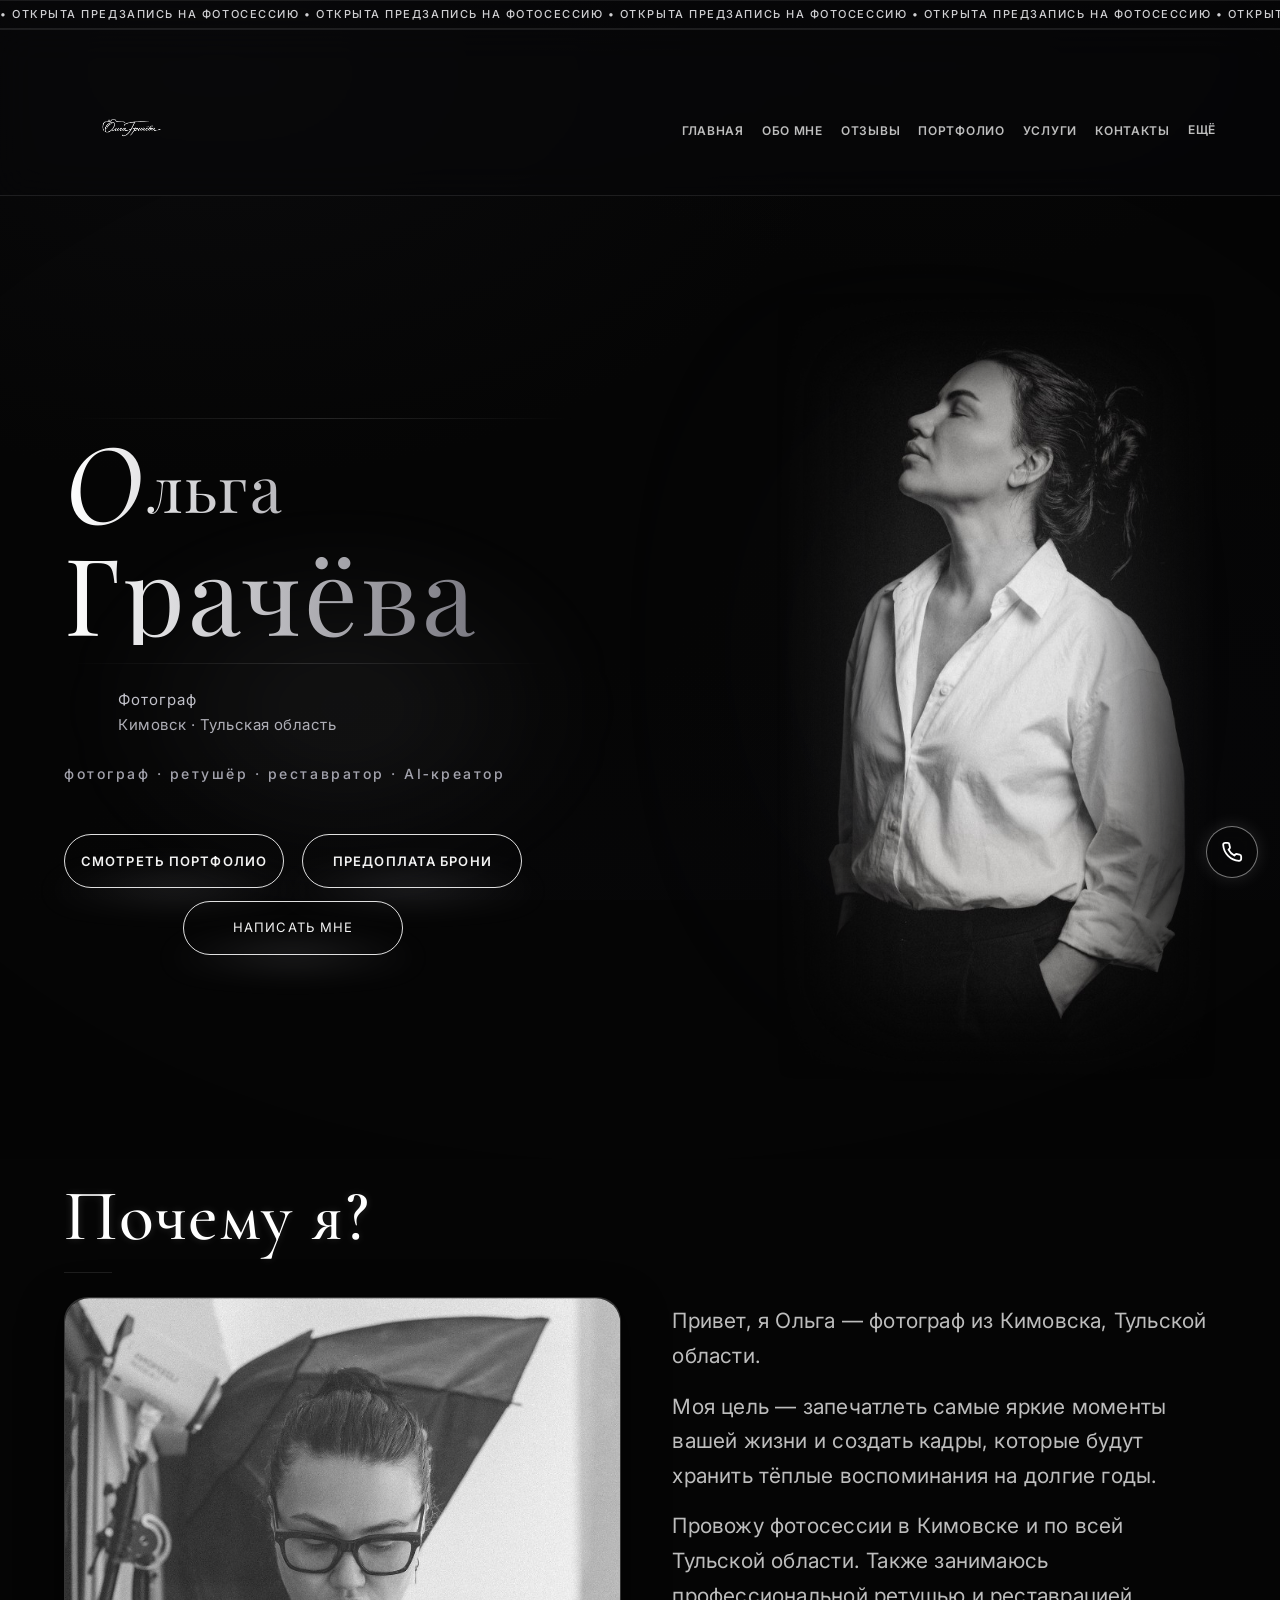
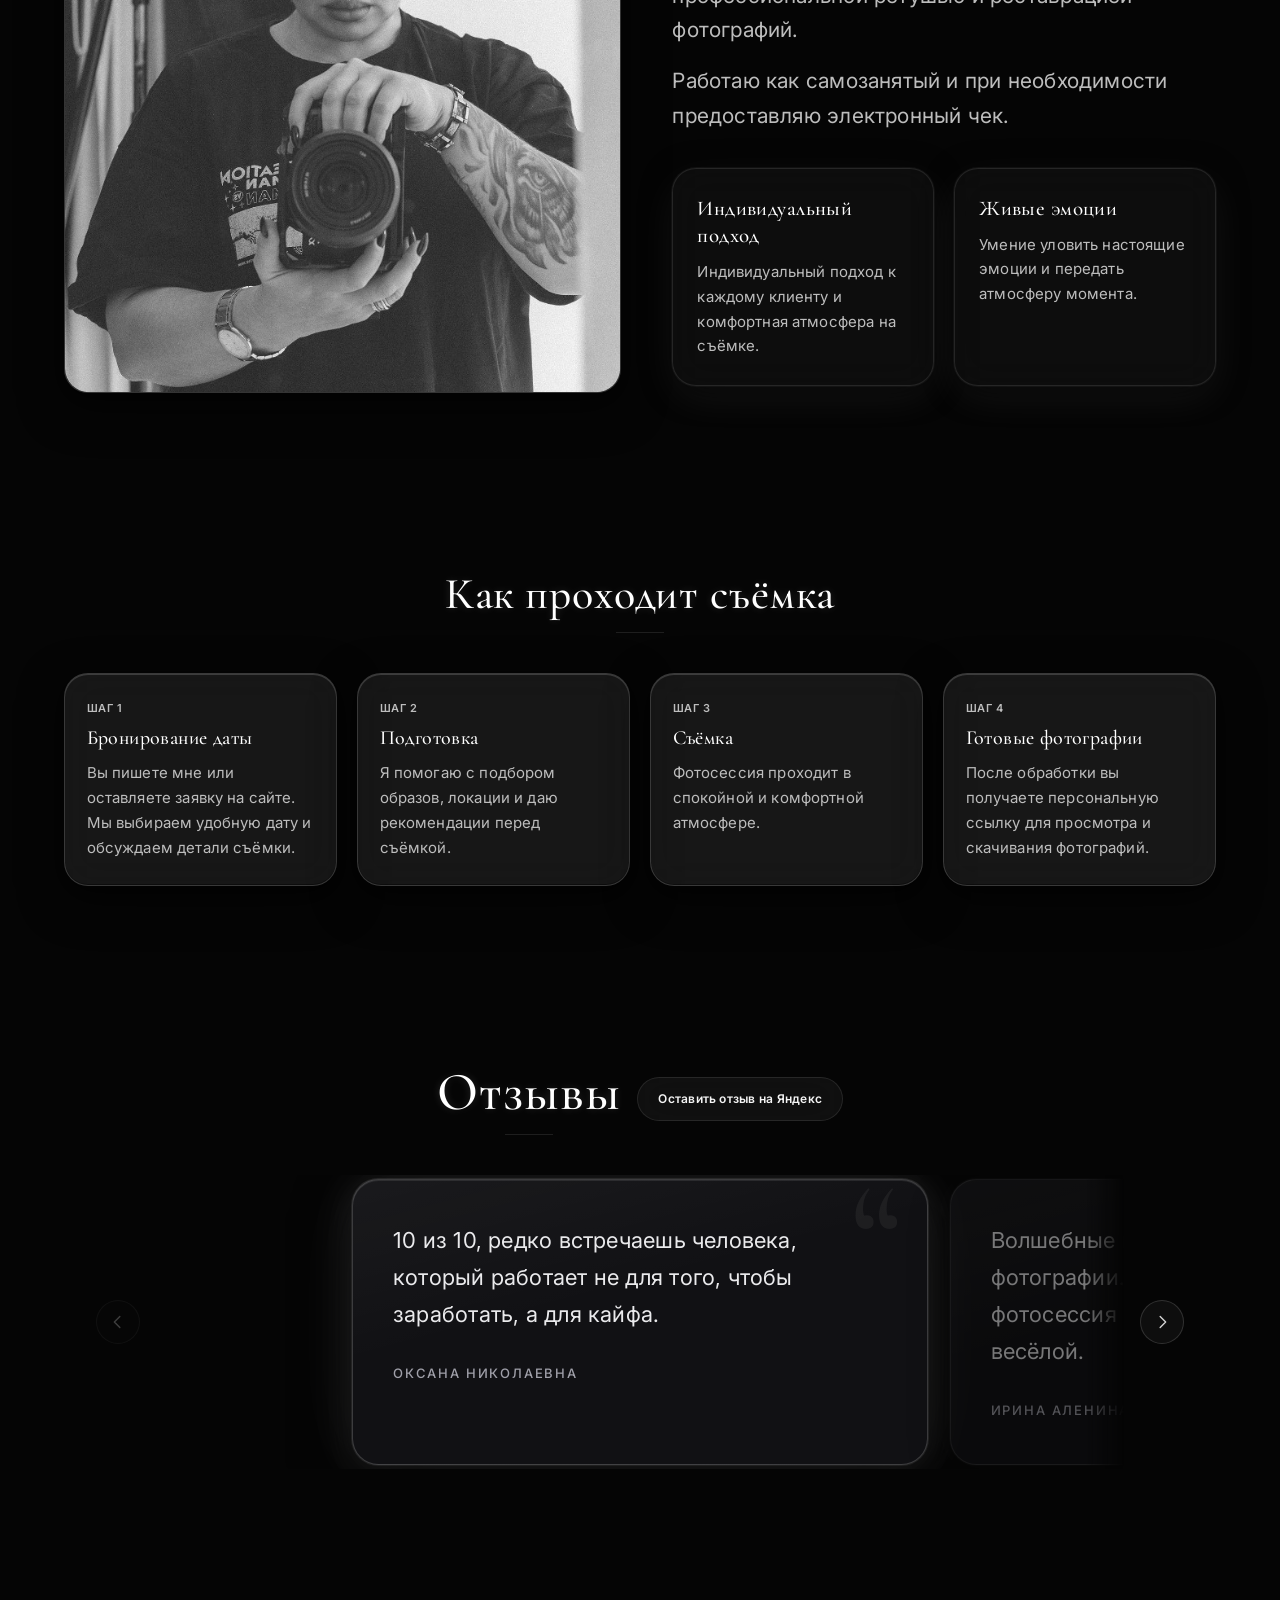
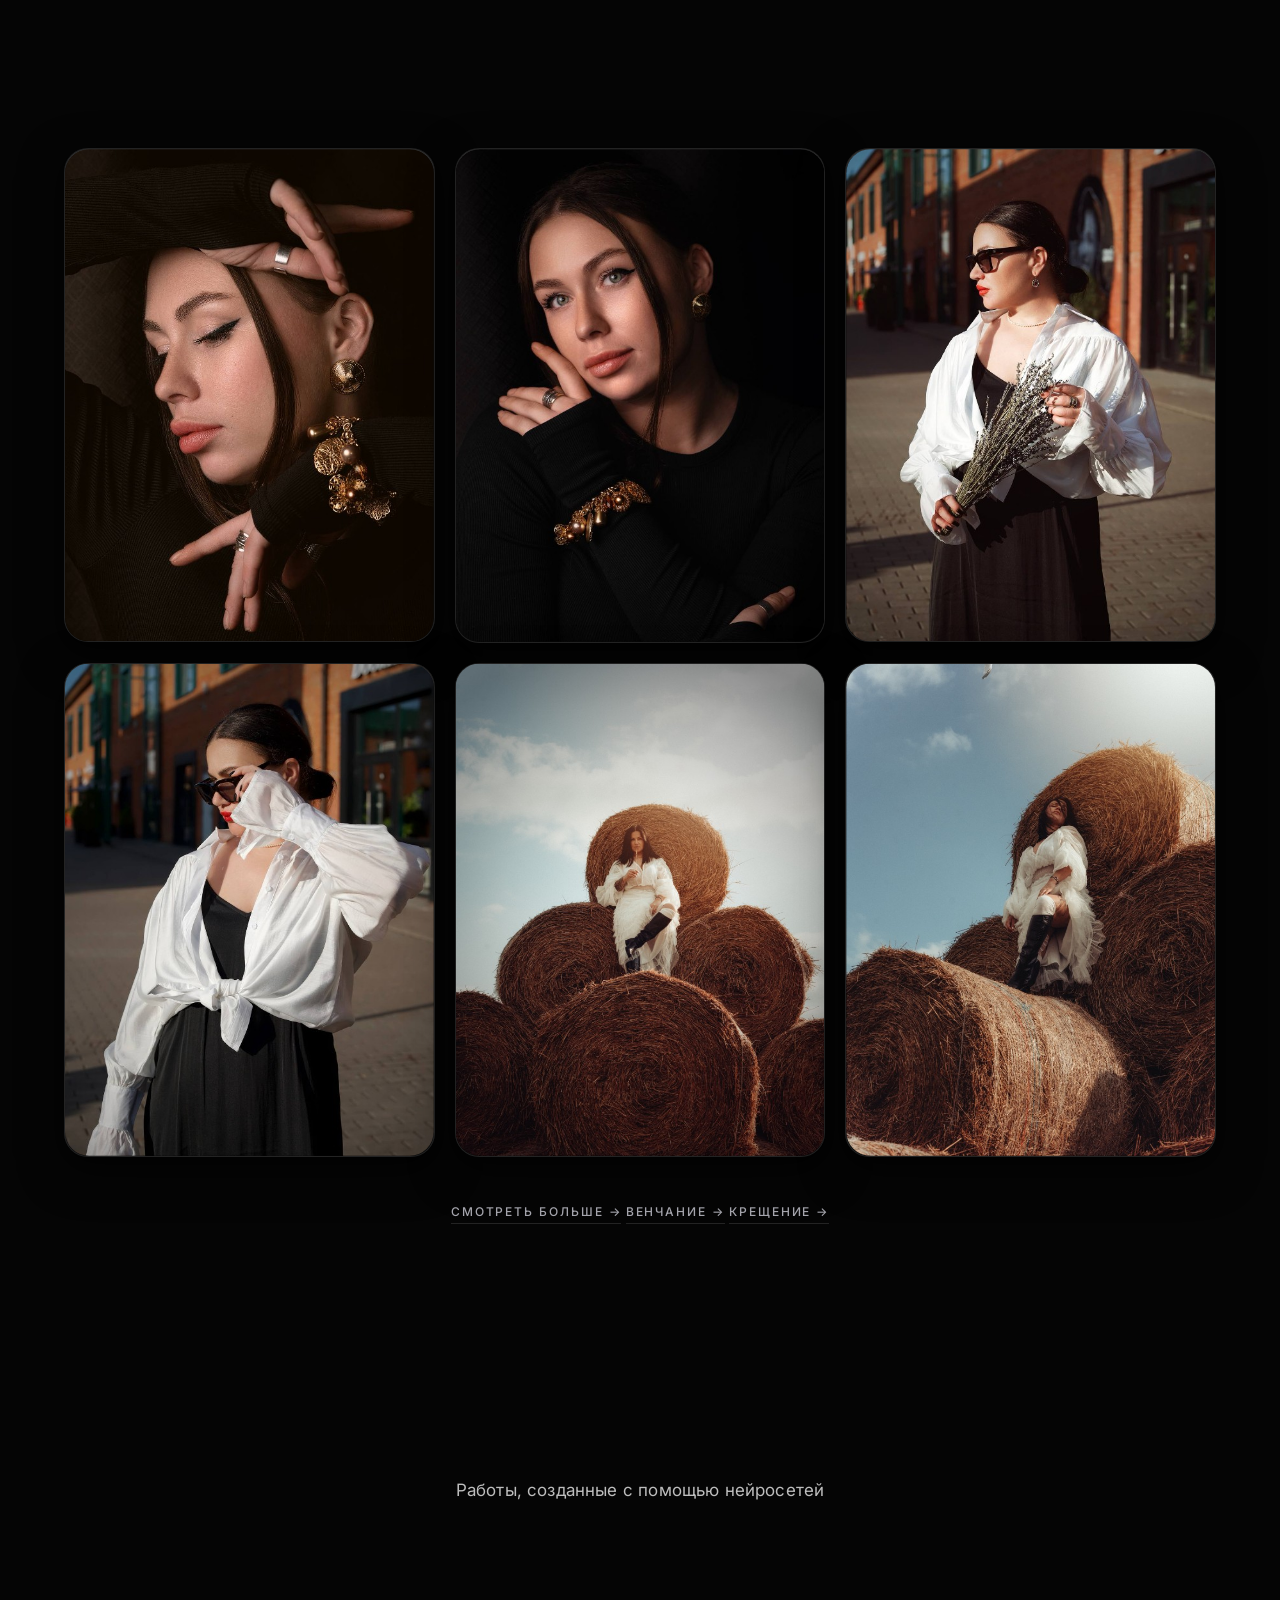
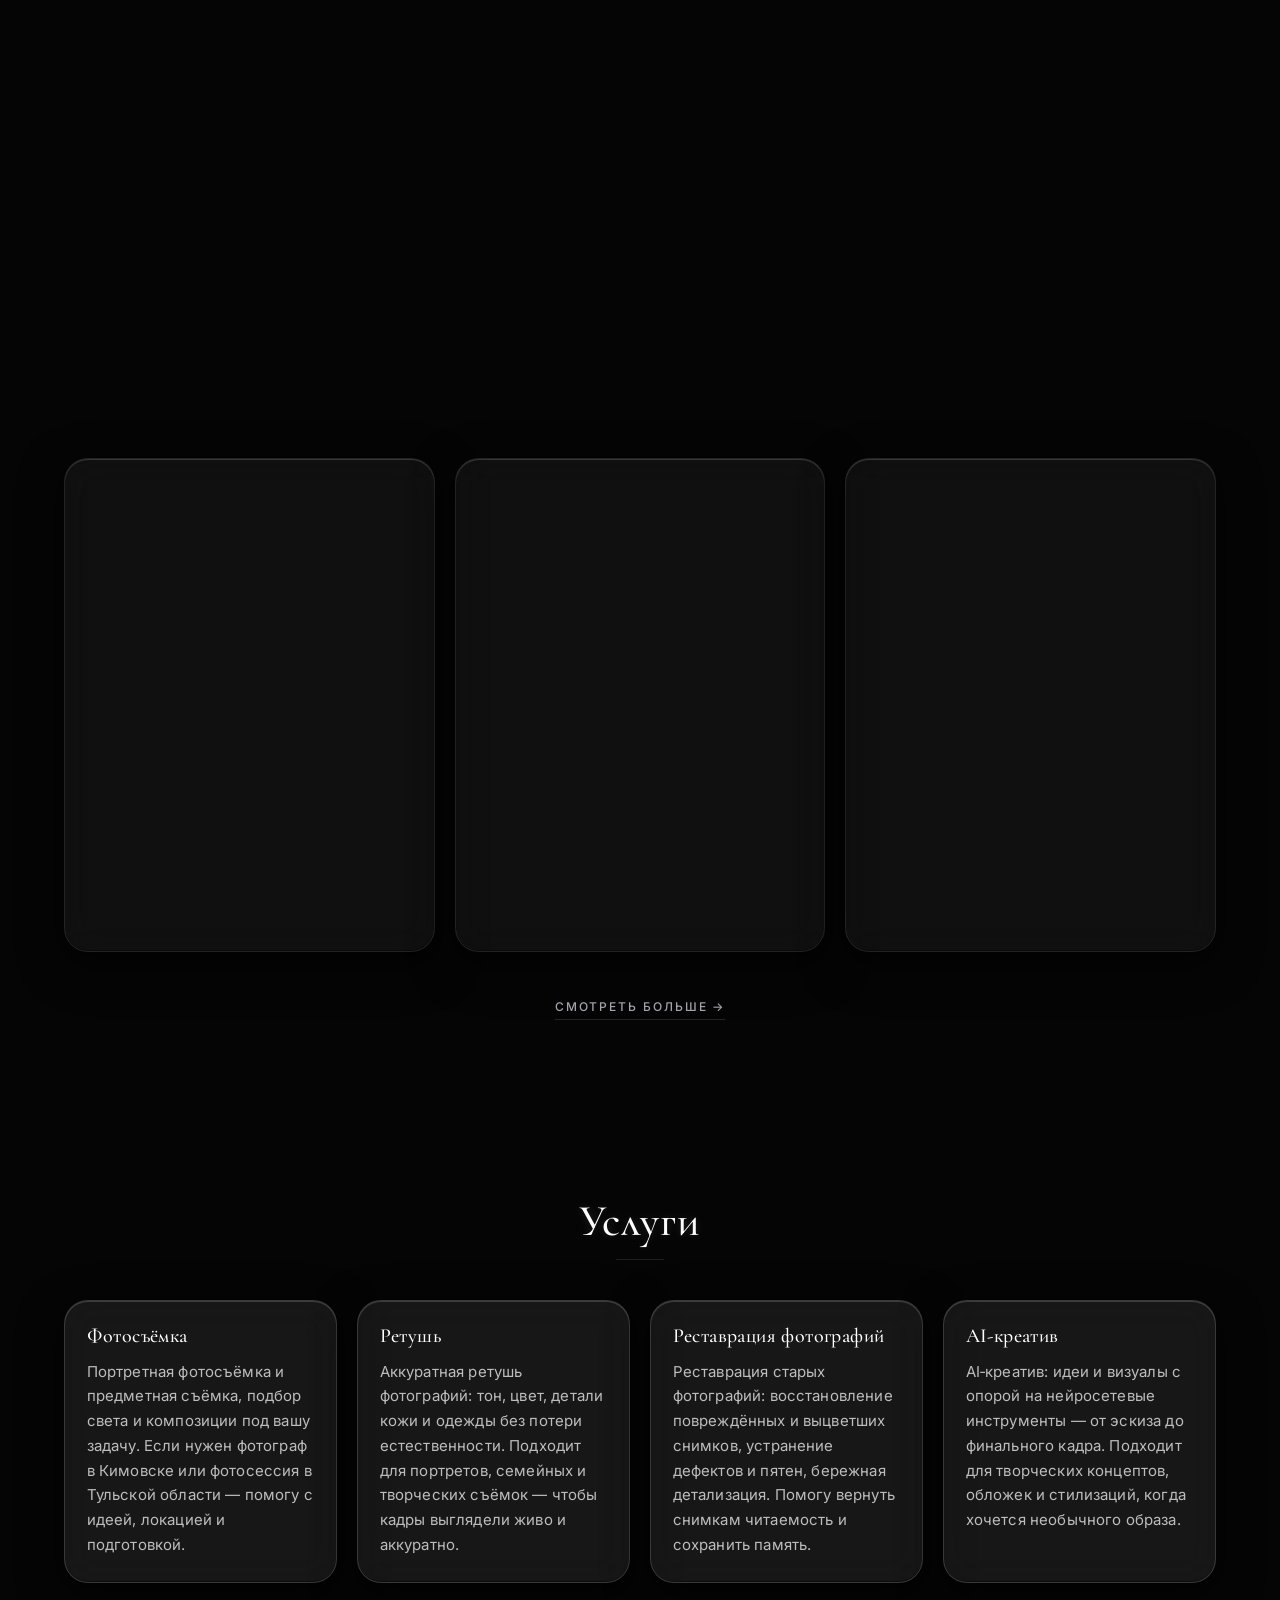
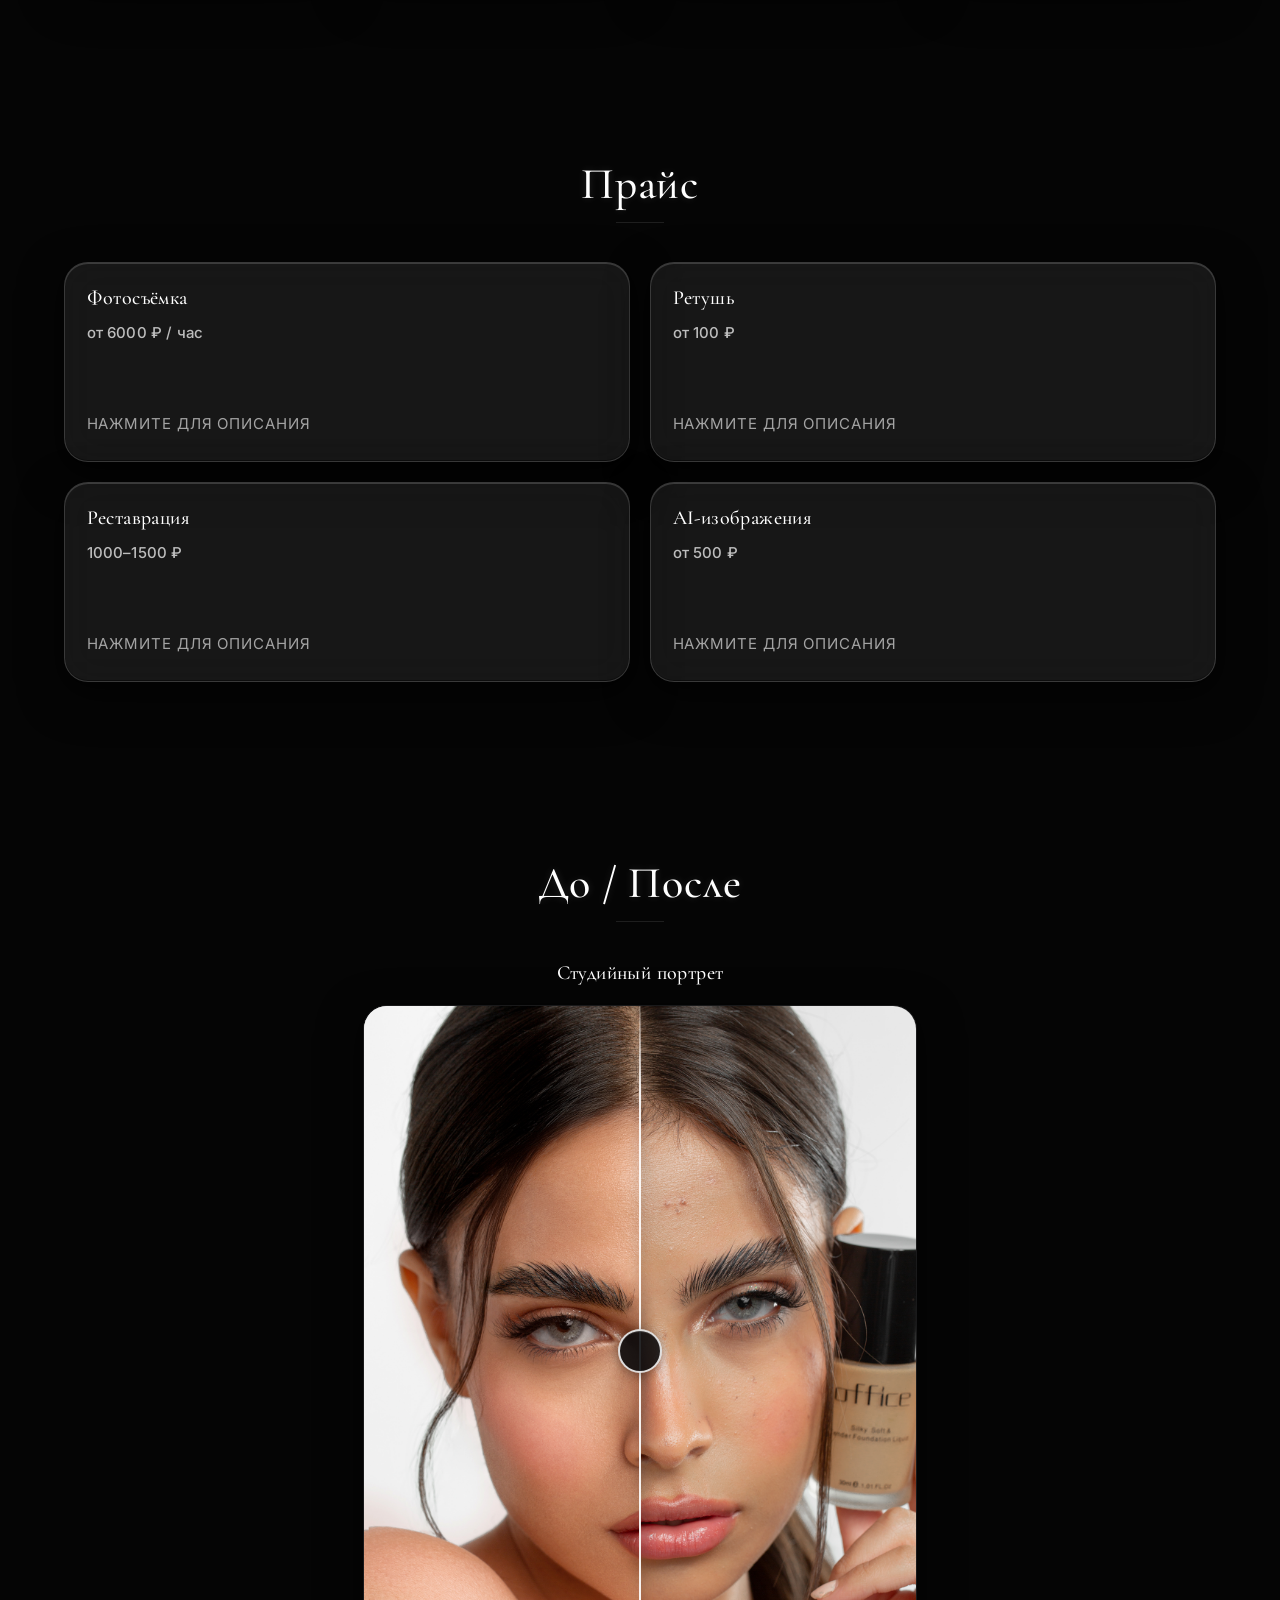
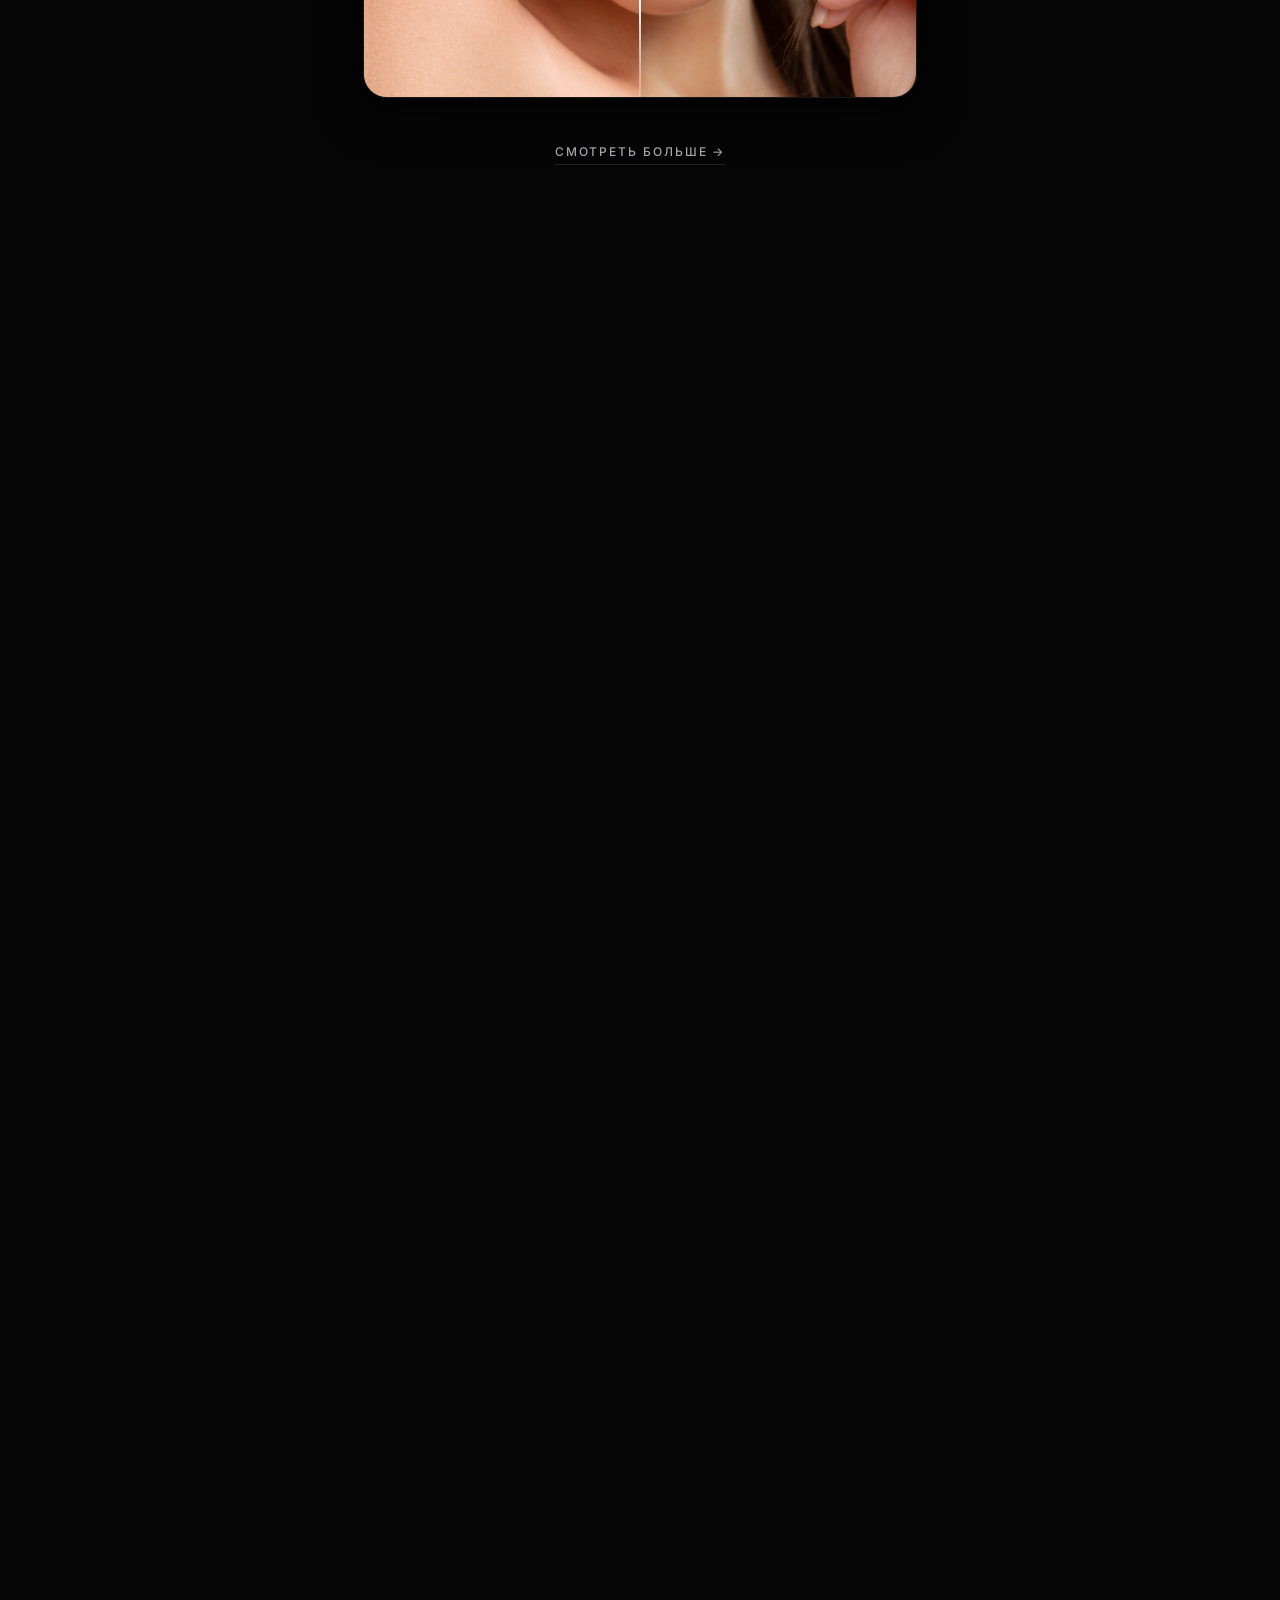
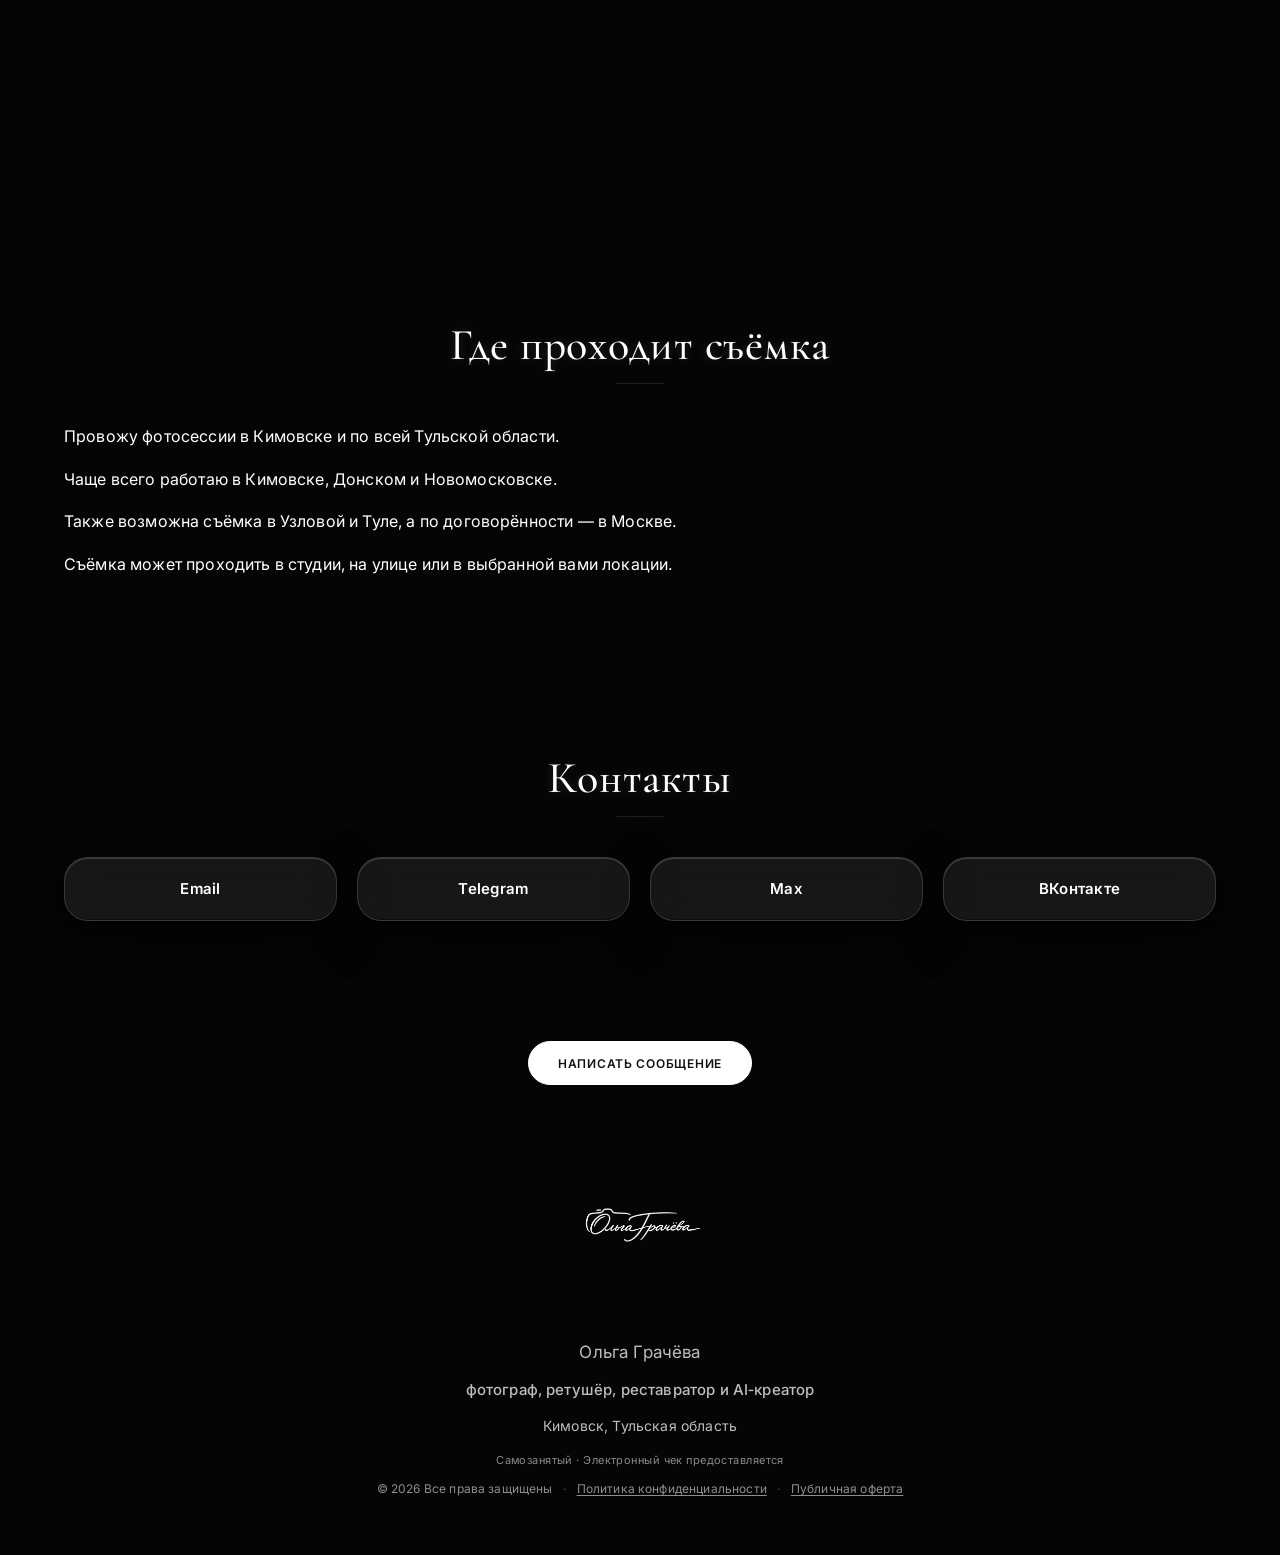
<file: index.html>
<!DOCTYPE html>
<html lang="ru">
<head>
  <meta charset="UTF-8">
  <meta name="viewport" content="width=device-width, initial-scale=1.0, viewport-fit=cover">
  <meta name="theme-color" content="#000000">
  <meta name="yandex-verification" content="ccd82fd12c70eb15" />
  <meta name="description" content="Ольга Грачёва — фотограф, ретушёр, реставратор и AI‑креатор. Съёмка: Кимовск, Тульская область, Москва. Ретушь и реставрация — онлайн по всей России.">
  <meta name="keywords" content="фотограф Кимовск, фотограф Тульская область, фотосессия Кимовск, ретушь фото, реставрация фотографий">
  <title>Фотограф в Кимовске | Ольга Грачёва | фотосессии, крещение, венчание</title>
  <link rel="canonical" href="https://grachevafoto.ru/">
  <meta property="og:title" content="Ольга Грачёва — фотограф, ретушёр, реставратор, AI‑креатор">
  <meta property="og:description" content="Кимовск, Тульская область, Москва. Ретушь и реставрация — онлайн по всей России.">
  <meta property="og:image" content="https://grachevafoto.ru/images/preview.jpg">
  <meta property="og:image:width" content="1200">
  <meta property="og:image:height" content="630">
  <meta property="og:type" content="website">
  <meta property="og:url" content="https://grachevafoto.ru">
  <meta name="twitter:card" content="summary_large_image">
  <script type="application/ld+json">
  {
    "@context": "https://schema.org",
    "@type": "Person",
    "name": "Ольга Грачёва",
    "jobTitle": "фотограф",
    "description": "фотограф, ретушёр, реставратор и AI‑креатор: портретная фотосъёмка, ретушь и реставрация фотографий",
    "url": "https://grachevafoto.ru"
  }
  </script>
  <script type="application/ld+json">
  {
    "@context": "https://schema.org",
    "@type": ["LocalBusiness", "Photographer"],
    "name": "Ольга Грачёва",
    "description": "фотограф, ретушёр, реставратор и AI‑креатор: портретная фотосъёмка, ретушь и реставрация фотографий",
    "url": "https://grachevafoto.ru",
    "address": {
      "@type": "PostalAddress",
      "addressLocality": "Кимовск",
      "addressRegion": "Тульская область",
      "addressCountry": "Россия"
    },
    "founder": {
      "@type": "Person",
      "name": "Ольга Грачёва",
      "jobTitle": "фотограф"
    }
  }
  </script>
  <script type="application/ld+json">
  {
    "@context": "https://schema.org",
    "@type": "Photographer",
    "name": "Ольга Грачёва",
    "url": "https://grachevafoto.ru",
    "image": "https://grachevafoto.ru/images/hero.jpg",
    "description": "Ольга Грачёва — фотограф, ретушёр, реставратор и AI‑креатор. Съёмка в Кимовске, Тульской области и Москве. Ретушь и реставрация фотографий онлайн по всей России.",
    "areaServed": [
      { "@type": "Place", "name": "Кимовск" },
      { "@type": "Place", "name": "Тульская область" },
      { "@type": "Place", "name": "Москва" },
      { "@type": "Country", "name": "Россия" }
    ]
  }
  </script>
  <link rel="preconnect" href="https://fonts.googleapis.com">
  <link rel="preconnect" href="https://fonts.gstatic.com" crossorigin>
  <link href="https://fonts.googleapis.com/css2?family=Cormorant+Garamond:ital,wght@0,400;0,500;0,600;1,400;1,500;1,600&family=Inter:wght@400;500;600&family=Playfair+Display:ital,wght@0,400;0,500;0,600;1,400&display=swap" rel="stylesheet">
  <link rel="stylesheet" href="css/style.css">
  <script src="js/script.js" defer></script>
</head>
<body>
  <div class="site-bg-parallax" aria-hidden="true"></div>

  <div class="site-top">
  <!-- Тонкая полоса объявления -->
  <div class="announcement-bar" role="region" aria-label="Открыта предзапись на фотосессию">
    <div class="announcement-bar__track" aria-hidden="true">
      <div class="announcement-bar__marquee" data-announcement-marquee></div>
    </div>
  </div>

  <!-- Шапка сайта -->
  <header class="site-header">
    <div class="container header-inner">
      <a class="logo" href="#главная" aria-label="Ольга Грачёва — главная страница">
        <img
          class="logo__img"
          src="images/logo-olga-gracheva.png"
          alt="Логотип фотографа Ольга Грачёва"
          width="320"
          height="80"
          decoding="async"
        >
      </a>
      <button type="button" class="nav-toggle" aria-expanded="false" aria-controls="main-navigation" aria-label="Открыть меню">
        <span class="nav-toggle-bar" aria-hidden="true"></span>
        <span class="nav-toggle-bar" aria-hidden="true"></span>
      </button>
      <nav id="main-navigation" class="main-nav" aria-label="Основная навигация">
        <ul>
          <li><a href="#главная">Главная</a></li>
          <li><a href="#обо-мне">Обо мне</a></li>
          <li><a href="#отзывы">Отзывы</a></li>
          <li><a href="#портфолио">Портфолио</a></li>
          <li><a href="#услуги">Услуги</a></li>
          <li><a href="#контакты">Контакты</a></li>
          <li class="main-nav__item--more">
            <button type="button" class="main-nav__more-btn" aria-haspopup="true">
              Ещё
            </button>
            <ul class="main-nav__dropdown" aria-label="Ещё">
              <li><a href="#ии-портфолио">AI‑портфолио</a></li>
              <li><a href="#до-после">До / После</a></li>
              <li><a href="#реставрация">Реставрация</a></li>
              <li><a href="client.html">Клиентам</a></li>
            </ul>
          </li>
        </ul>
      </nav>
    </div>
  </header>
  </div>

  <main>
    <!-- Главный экран: типографика слева, портрет справа (на узком экране — колонка) -->
    <section id="главная" class="hero" data-m-reveal-section>
      <div class="container">
        <div class="hero-layout">
          <figure class="hero-visual">
            <img
              class="hero-visual__img"
              src="images/hero-portrait.png"
              alt="Фотограф Ольга Грачёва — портретная и свадебная фотосессия в Кимовске и Тульской области"
              width="571"
              height="1024"
              loading="eager"
              decoding="async"
            >
          </figure>
          <div class="hero-content">
            <div class="hero-text">
              <h1 class="hero-name" lang="ru">
                <span class="hero-name-line hero-name-line--first hero-name-gradient-text"><span class="initial">О</span>льга</span>
                <span class="hero-name-line hero-name-line--surname hero-name-gradient-text">Грачёва</span>
              </h1>
              <p class="hero-location">
                <span class="hero-location__line hero-location__line--role">Фотограф</span>
                <span class="hero-location__line hero-location__line--place">Кимовск · Тульская область</span>
              </p>
              <p class="hero-subtitle"><span class="hero-subtitle__lead">фотограф · ретушёр · реставратор · </span><span class="hero-subtitle__tail">AI‑креатор</span></p>
              <div class="hero-actions">
                <a class="button button--hero" href="#портфолио">Смотреть портфолио</a>
                <a
                  class="button button--hero-secondary"
                  href="https://link.payform.ru/?paymentLinkId=213ba5ef-2c49-4379-be08-711d1421f197"
                >Предоплата брони</a>
                <button type="button" class="button button--hero-secondary" data-contact-modal-open>
                  Написать мне
                </button>
              </div>
            </div>
          </div>
        </div>
      </div>
    </section>

    <section id="обо-мне" class="about" data-m-reveal-section>
      <div class="container about-inner">
        <h2 class="about-heading">Почему я?</h2>
        <div class="about-content">
          <figure class="about-photo">
            <img src="images/olga-camera.png" alt="Ольга Грачёва с фотоаппаратом" width="840" height="1050" loading="lazy">
          </figure>
          <div class="about-main">
            <div class="about-text">
              <p class="about-lead">Привет, я Ольга — фотограф из Кимовска, Тульской области.</p>
              <p>Моя цель — запечатлеть самые яркие моменты вашей жизни и создать кадры, которые будут хранить тёплые воспоминания на долгие годы.</p>
              <p>Провожу фотосессии в Кимовске и по всей Тульской области. Также занимаюсь профессиональной ретушью и реставрацией фотографий.</p>
              <p>Работаю как самозанятый и при необходимости предоставляю электронный чек.</p>
            </div>
            <ul class="about-benefits">
              <li class="about-benefit-card">
                <h3>Индивидуальный подход</h3>
                <p>Индивидуальный подход к каждому клиенту и комфортная атмосфера на съёмке.</p>
              </li>
              <li class="about-benefit-card">
                <h3>Живые эмоции</h3>
                <p>Умение уловить настоящие эмоции и передать атмосферу момента.</p>
              </li>
            </ul>
          </div>
        </div>
      </div>
    </section>

    <section
      id="как-проходит-съемка"
      class="shooting-flow scroll-reveal"
      aria-labelledby="shooting-flow-heading"
    >
      <div class="container">
        <h2 id="shooting-flow-heading" class="shooting-flow__heading">Как проходит съёмка</h2>
        <ol class="shooting-flow__grid">
          <li class="shooting-flow__card">
            <span class="shooting-flow__step">Шаг 1</span>
            <h3>Бронирование даты</h3>
            <p>Вы пишете мне или оставляете заявку на сайте. Мы выбираем удобную дату и обсуждаем детали съёмки.</p>
          </li>
          <li class="shooting-flow__card">
            <span class="shooting-flow__step">Шаг 2</span>
            <h3>Подготовка</h3>
            <p>Я помогаю с подбором образов, локации и даю рекомендации перед съёмкой.</p>
          </li>
          <li class="shooting-flow__card">
            <span class="shooting-flow__step">Шаг 3</span>
            <h3>Съёмка</h3>
            <p>Фотосессия проходит в спокойной и комфортной атмосфере.</p>
          </li>
          <li class="shooting-flow__card">
            <span class="shooting-flow__step">Шаг 4</span>
            <h3>Готовые фотографии</h3>
            <p>После обработки вы получаете персональную ссылку для просмотра и скачивания фотографий.</p>
          </li>
        </ol>
      </div>
    </section>

    <!-- Отзывы -->
    <section id="отзывы" class="testimonials scroll-reveal" data-m-reveal-section aria-labelledby="testimonials-heading">
      <div class="container">
        <div class="testimonials__header">
          <h2 id="testimonials-heading" class="testimonials__heading">Отзывы</h2>
          <a
            class="button button-outline yandex-review-btn"
            href="https://yandex.ru/maps/org/fotograf_olga_grachyova/211099037811/reviews/"
            target="_blank"
            rel="noopener noreferrer"
          >Оставить отзыв на Яндекс</a>
        </div>
        <div
          class="testimonials-slider"
          data-testimonials-slider
          role="group"
          aria-label="Отзывы клиентов"
        >
          <button
            type="button"
            class="testimonials-slider__btn testimonials-slider__btn--prev"
            data-testimonials-prev
            aria-label="Предыдущий отзыв"
          >
            <svg class="testimonials-slider__icon" width="22" height="22" viewBox="0 0 24 24" aria-hidden="true">
              <path
                fill="none"
                stroke="currentColor"
                stroke-width="1.5"
                stroke-linecap="round"
                stroke-linejoin="round"
                d="M14 6l-6 6 6 6"
              />
            </svg>
          </button>
          <div class="testimonials-slider__viewport">
            <div class="testimonials-slider__track" data-testimonials-track>
              <article class="testimonials-card is-active" data-testimonials-card aria-hidden="false">
                <blockquote class="testimonials-card__body">
                  <p class="testimonials-card__quote">10 из 10, редко встречаешь человека, который работает не для того, чтобы заработать, а для кайфа.</p>
                </blockquote>
                <p class="testimonials-card__author">Оксана Николаевна</p>
              </article>
              <article class="testimonials-card" data-testimonials-card aria-hidden="true">
                <blockquote class="testimonials-card__body">
                  <p class="testimonials-card__quote">Волшебные кадры от волшебника фотографии. Никогда не думала, что фотосессия может быть такой лёгкой и весёлой.</p>
                </blockquote>
                <p class="testimonials-card__author">Ирина Аленина</p>
              </article>
              <article class="testimonials-card" data-testimonials-card aria-hidden="true">
                <blockquote class="testimonials-card__body">
                  <p class="testimonials-card__quote">Это тот фотограф, которого я искала. Фотосессия прошла легко и очень комфортно.</p>
                </blockquote>
                <p class="testimonials-card__author">Оксана Ногина</p>
              </article>
            </div>
          </div>
          <button
            type="button"
            class="testimonials-slider__btn testimonials-slider__btn--next"
            data-testimonials-next
            aria-label="Следующий отзыв"
          >
            <svg class="testimonials-slider__icon" width="22" height="22" viewBox="0 0 24 24" aria-hidden="true">
              <path
                fill="none"
                stroke="currentColor"
                stroke-width="1.5"
                stroke-linecap="round"
                stroke-linejoin="round"
                d="M10 6l6 6-6 6"
              />
            </svg>
          </button>
        </div>
      </div>
    </section>

    <!-- Портфолио -->
    <section id="портфолио" class="portfolio scroll-reveal">
      <div class="container">
        <h2>Портфолио</h2>
        <div class="portfolio-grid">
          <div class="portfolio-item">
            <img src="assets/images/portfolio-01.png" alt="Студийный портрет: руки у лица, тёмный фон, украшения. Ольга Грачёва" loading="lazy">
          </div>
          <div class="portfolio-item">
            <img src="assets/images/portfolio-02.png" alt="Студийный портрет в чёрной водолазке, мягкий свет. Ольга Грачёва" loading="lazy">
          </div>
          <div class="portfolio-item">
            <img src="assets/images/portfolio-03.png" alt="Портрет на улице с букетом, кирпичное здание на фоне. Ольга Грачёва" loading="lazy">
          </div>
          <div class="portfolio-item">
            <img src="assets/images/portfolio-04.png" alt="Городской портрет в белой рубашке и очках. Ольга Грачёва" loading="lazy">
          </div>
          <div class="portfolio-item">
            <img src="assets/images/portfolio-05.png" alt="Портрет на стогах сена в белом платье. Ольга Грачёва" loading="lazy">
          </div>
          <div class="portfolio-item">
            <img src="assets/images/portfolio-06.png" alt="Портрет на сене, небо и снопы на фоне. Ольга Грачёва" loading="lazy">
          </div>
        </div>
        <p class="section-more-wrap">
          <a class="section-more-link" href="portfolio.html">Смотреть больше →</a>
          <a class="section-more-link" href="venchanie.html">Венчание →</a>
          <a class="section-more-link" href="baptism.html">КРЕЩЕНИЕ →</a>
        </p>
      </div>
    </section>

    <!-- AI‑портфолио -->
    <section id="ии-портфолио" class="ai-portfolio scroll-reveal" aria-labelledby="ai-portfolio-heading">
      <div class="container">
        <h2 id="ai-portfolio-heading">AI‑портфолио</h2>
        <p class="ai-portfolio-intro">Работы, созданные с помощью нейросетей</p>
        <div class="ai-portfolio-grid">
          <figure class="ai-portfolio-item">
            <img src="assets/images/ai-portfolio-01.png" alt="AI‑кадр: женщина в латексе и голова дракона, кинематографичный тёмный свет. Ольга Грачёва" width="576" height="1024" loading="lazy" decoding="async">
          </figure>
          <figure class="ai-portfolio-item">
            <img src="assets/images/ai-portfolio-02.png" alt="AI‑портрет: новогодний образ с ёлкой и шарами на голове. Ольга Грачёва" width="900" height="1200" loading="lazy" decoding="async">
          </figure>
          <figure class="ai-portfolio-item">
            <img src="assets/images/ai-portfolio-03.png" alt="AI‑портрет: контрастный макияж со снегом и лилии на чёрном фоне. Ольга Грачёва" width="571" height="1024" loading="lazy" decoding="async">
          </figure>
          <figure class="ai-portfolio-item">
            <img src="assets/images/ai-portfolio-04.png" alt="AI‑портрет: Медуза со змеями в волосах, драматичный свет. Ольга Грачёва" width="576" height="1024" loading="lazy" decoding="async">
          </figure>
          <figure class="ai-portfolio-item">
            <img src="assets/images/ai-portfolio-05.png" alt="AI‑портрет: кудри и драпировка из атласа, дым на фоне. Ольга Грачёва" width="900" height="1200" loading="lazy" decoding="async">
          </figure>
          <figure class="ai-portfolio-item">
            <img src="assets/images/ai-portfolio-06.png" alt="AI‑портрет: шахматная фигура, кожа и золотые акценты. Ольга Грачёва" width="900" height="1200" loading="lazy" decoding="async">
          </figure>
        </div>
        <p class="section-more-wrap">
          <a class="section-more-link" href="ai-portfolio.html">Смотреть больше →</a>
        </p>
      </div>
    </section>

    <!-- Услуги -->
    <section id="услуги" class="services scroll-reveal" data-m-reveal-section>
      <div class="container">
        <h2>Услуги</h2>
        <div class="services-grid">
          <article class="service-card">
            <h3>Фотосъёмка</h3>
            <p>Портретная фотосъёмка и предметная съёмка, подбор света и композиции под вашу задачу. Если нужен фотограф в Кимовске или фотосессия в Тульской области — помогу с идеей, локацией и подготовкой.</p>
          </article>
          <article class="service-card">
            <h3>Ретушь</h3>
            <p>Аккуратная ретушь фотографий: тон, цвет, детали кожи и одежды без потери естественности. Подходит для портретов, семейных и творческих съёмок — чтобы кадры выглядели живо и аккуратно.</p>
          </article>
          <article class="service-card">
            <h3>Реставрация фотографий</h3>
            <p>Реставрация старых фотографий: восстановление повреждённых и выцветших снимков, устранение дефектов и пятен, бережная детализация. Помогу вернуть снимкам читаемость и сохранить память.</p>
          </article>
          <article class="service-card">
            <h3>AI‑креатив</h3>
            <p>AI‑креатив: идеи и визуалы с опорой на нейросетевые инструменты — от эскиза до финального кадра. Подходит для творческих концептов, обложек и стилизаций, когда хочется необычного образа.</p>
          </article>
        </div>
      </div>
    </section>

    <!-- Прайс: flip-карточки -->
    <section
      id="прайс"
      class="flip-pricing-block scroll-reveal"
      aria-labelledby="flip-pricing-heading"
    >
      <div class="container">
        <h2 id="flip-pricing-heading" class="flip-pricing-block__title">Прайс</h2>

        <div class="flip-pricing-block__grid">
          <div
            class="flip-pricing-card"
            data-flip-pricing-card
            role="button"
            tabindex="0"
            aria-expanded="false"
            aria-pressed="false"
          >
            <div class="flip-pricing-card__box">
              <div class="flip-pricing-card__face flip-pricing-card__face--front">
                <h3>Фотосъёмка</h3>
                <p class="flip-pricing-card__amount">от 6000 ₽ / час</p>
                <p class="flip-pricing-card__hint">нажмите для описания</p>
              </div>
              <div class="flip-pricing-card__face flip-pricing-card__face--back" aria-hidden="true">
                <p>Все удачные фотографии с цветокоррекцией.</p>
                <p>Минимальная продолжительность — 1 час.</p>
                <p>Аренда фотостудии оплачивается отдельно.</p>
              </div>
            </div>
          </div>

          <div
            class="flip-pricing-card"
            data-flip-pricing-card
            role="button"
            tabindex="0"
            aria-expanded="false"
            aria-pressed="false"
          >
            <div class="flip-pricing-card__box">
              <div class="flip-pricing-card__face flip-pricing-card__face--front">
                <h3>Ретушь</h3>
                <p class="flip-pricing-card__amount">от 100 ₽</p>
                <p class="flip-pricing-card__hint">нажмите для описания</p>
              </div>
              <div class="flip-pricing-card__face flip-pricing-card__face--back" aria-hidden="true">
                <p>Базовая ретушь — 100 ₽ / фото</p>
                <p>Сложная кожа — 500 ₽ / фото</p>
                <p>Бьюти-ретушь — 1000 ₽ / фото</p>
              </div>
            </div>
          </div>

          <div
            class="flip-pricing-card"
            data-flip-pricing-card
            role="button"
            tabindex="0"
            aria-expanded="false"
            aria-pressed="false"
          >
            <div class="flip-pricing-card__box">
              <div class="flip-pricing-card__face flip-pricing-card__face--front">
                <h3>Реставрация</h3>
                <p class="flip-pricing-card__amount">1000–1500 ₽</p>
                <p class="flip-pricing-card__hint">нажмите для описания</p>
              </div>
              <div class="flip-pricing-card__face flip-pricing-card__face--back" aria-hidden="true">
                <p>Восстановление старых фотографий.</p>
                <p>Цена зависит от сложности.</p>
              </div>
            </div>
          </div>

          <div
            class="flip-pricing-card"
            data-flip-pricing-card
            role="button"
            tabindex="0"
            aria-expanded="false"
            aria-pressed="false"
          >
            <div class="flip-pricing-card__box">
              <div class="flip-pricing-card__face flip-pricing-card__face--front">
                <h3>AI-изображения</h3>
                <p class="flip-pricing-card__amount">от 500 ₽</p>
                <p class="flip-pricing-card__hint">нажмите для описания</p>
              </div>
              <div class="flip-pricing-card__face flip-pricing-card__face--back" aria-hidden="true">
                <p>Создание нейроизображений.</p>
                <p>2 правки включены в стоимость.</p>
              </div>
            </div>
          </div>
        </div>
      </div>
    </section>

    <!-- До / После: две работы в сетке -->
    <section id="до-после" class="before-after scroll-reveal">
      <div class="container">
        <h2>До / После</h2>
        <div class="before-after-grid">
          <article class="before-after-item">
            <h3>Студийный портрет</h3>
            <div
              class="before-after-slider"
              data-before-after-slider
              style="--ba-pos: 50"
              role="group"
              aria-label="Сравнение студийного портрета до и после ретуши"
            >
              <div class="before-after-slider__viewport">
                <img
                  class="before-after-slider__img before-after-slider__img--before"
                  src="images/retouch-studio-1.jpg"
                  alt="До: студийный портрет без ретуши. Ольга Грачёва"
                  width="682"
                  height="1024"
                  loading="lazy"
                  draggable="false"
                >
                <div class="before-after-slider__clip">
                  <img
                    class="before-after-slider__img before-after-slider__img--after"
                    src="images/retouch-studio-2.jpg"
                    alt="После: студийный портрет после ретуши. Ольга Грачёва"
                    width="682"
                    height="1024"
                    loading="lazy"
                    draggable="false"
                  >
                </div>
                <div class="before-after-slider__divider" aria-hidden="true">
                  <span class="before-after-slider__line"></span>
                  <span class="before-after-slider__handle"></span>
                </div>
                <label class="before-after-slider__range-wrap">
                  <span class="visually-hidden">Позиция границы сравнения</span>
                  <input
                    type="range"
                    class="before-after-slider__range"
                    min="0"
                    max="100"
                    value="50"
                    step="0.25"
                    aria-valuemin="0"
                    aria-valuemax="100"
                    aria-valuenow="50"
                    aria-valuetext="50 процентов"
                  >
                </label>
              </div>
            </div>
          </article>
        </div>
        <p class="section-more-wrap">
          <a class="section-more-link" href="retouch.html">Смотреть больше →</a>
        </p>
      </div>
    </section>

    <!-- Реставрация: две работы в сетке -->
    <section id="реставрация" class="restoration before-after scroll-reveal">
      <div class="container">
        <h2>Реставрация</h2>
        <div class="before-after-grid">
          <article class="before-after-item">
            <h3>Реставрация старой фотографии</h3>
            <div
              class="before-after-slider"
              data-before-after-slider
              style="--ba-pos: 50"
              role="group"
              aria-label="Сравнение снимка до и после реставрации"
            >
              <div class="before-after-slider__viewport">
                <img
                  class="before-after-slider__img before-after-slider__img--before"
                  src="assets/images/restoration-before.png"
                  alt="До: повреждённая старая фотография. Ольга Грачёва"
                  width="800"
                  height="1200"
                  loading="lazy"
                  draggable="false"
                >
                <div class="before-after-slider__clip">
                  <img
                    class="before-after-slider__img before-after-slider__img--after"
                    src="assets/images/restoration-after.png"
                    alt="После: отреставрированный портрет. Ольга Грачёва"
                    width="800"
                    height="1200"
                    loading="lazy"
                    draggable="false"
                  >
                </div>
                <div class="before-after-slider__divider" aria-hidden="true">
                  <span class="before-after-slider__line"></span>
                  <span class="before-after-slider__handle"></span>
                </div>
                <label class="before-after-slider__range-wrap">
                  <span class="visually-hidden">Позиция границы сравнения</span>
                  <input
                    type="range"
                    class="before-after-slider__range"
                    min="0"
                    max="100"
                    value="50"
                    step="0.25"
                    aria-valuemin="0"
                    aria-valuemax="100"
                    aria-valuenow="50"
                    aria-valuetext="50 процентов"
                  >
                </label>
              </div>
            </div>
          </article>
        </div>
        <p class="section-more-wrap">
          <a class="section-more-link" href="restoration.html">Смотреть больше →</a>
        </p>
      </div>
    </section>

    <section class="services scroll-reveal" aria-labelledby="seo-location-heading">
      <div class="container">
        <h2 id="seo-location-heading">Фотограф в Кимовске и Тульской области</h2>
        <p>Фотосессия — это возможность сохранить важный момент жизни, эмоции и людей рядом. Я — фотограф в Кимовске и Тульской области. Провожу портретные, индивидуальные и творческие фотосессии, снимаю свадебные прогулки, венчания и крещения.</p>
        <p>Работаю в Кимовске, Донском и Новомосковске, а также выезжаю на съёмки в Узловую и Тулу. По договорённости возможна съёмка в Москве. Если вы хотите заказать фотосессию, обсудить идею съёмки или забронировать дату — напишите мне, и мы подберём удобный формат и время.</p>
        <p>Помимо фотосъёмки занимаюсь профессиональной ретушью и реставрацией фотографий. Реставрация старых фотографий доступна онлайн по всей России: файлы можно отправить из любого города.</p>
      </div>
    </section>

    <section class="services scroll-reveal" aria-labelledby="shooting-regions-heading">
      <div class="container">
        <h2 id="shooting-regions-heading">Где проходит съёмка</h2>
        <p>Провожу фотосессии в Кимовске и по всей Тульской области.</p>
        <p>Чаще всего работаю в Кимовске, Донском и Новомосковске.</p>
        <p>Также возможна съёмка в Узловой и Туле, а по договорённости — в Москве.</p>
        <p>Съёмка может проходить в студии, на улице или в выбранной вами локации.</p>
      </div>
    </section>

    <!-- Контакты -->
    <section id="контакты" class="contact scroll-reveal">
      <div class="container">
        <h2>Контакты</h2>
        <ul class="contact-list">
          <li class="contact-card"><a href="mailto:olga.gracheva79@bk.ru">Email</a></li>
          <li class="contact-card"><a href="https://t.me/olga_ai_photo" target="_blank" rel="noopener noreferrer">Telegram</a></li>
          <li class="contact-card"><a href="https://max.ru/u/f9LHodD0cOKWoLA9b7c5sxCrI7UZ_USxdxc-MWgxdlpcGjyO_dDzJAThFtc" target="_blank" rel="noopener noreferrer">Max</a></li>
          <li class="contact-card"><a href="https://vk.com/profoto71" target="_blank" rel="noopener noreferrer">ВКонтакте</a></li>
        </ul>
      </div>
    </section>
  </main>

  <!-- Подвал -->
  <footer class="site-footer scroll-reveal">
    <div class="container">
      <p class="footer-cta">
        <button type="button" class="button" data-contact-modal-open>Написать сообщение</button>
      </p>
      <p class="footer-brand">
        <a class="footer-brand__link" href="#главная" aria-label="Ольга Грачёва — главная страница">
          <img
            class="footer-brand__img"
            src="images/logo-olga-gracheva.png"
            alt="Логотип фотографа Ольга Грачёва"
            width="200"
            height="56"
            decoding="async"
          >
        </a>
      </p>
      <div class="footer-tagline footer-byline">
        <p class="footer-byline__row footer-byline__row--name">Ольга Грачёва</p>
        <p class="footer-byline__row footer-byline__row--main">фотограф, ретушёр, реставратор и AI‑креатор</p>
        <p class="footer-byline__row footer-byline__row--place">Кимовск, Тульская область</p>
      </div>
      <p class="footer-self-employed">Самозанятый · Электронный чек предоставляется</p>
      <p class="footer-copy">
        <span>© 2026 Все права защищены</span>
        <span class="footer-copy__sep" aria-hidden="true">·</span>
        <a href="privacy.html">Политика конфиденциальности</a>
        <span class="footer-copy__sep" aria-hidden="true">·</span>
        <a href="offer.html">Публичная оферта</a>
      </p>
    </div>
  </footer>

  <div
    class="contact-modal"
    id="contact-modal"
    data-contact-modal
    role="presentation"
    aria-hidden="true"
  >
    <div class="contact-modal__backdrop" data-contact-modal-close tabindex="-1"></div>
    <div
      class="contact-modal__panel"
      role="dialog"
      aria-modal="true"
      aria-labelledby="contact-modal-title"
    >
      <button type="button" class="contact-modal__close" data-contact-modal-close aria-label="Закрыть">
        <span class="contact-modal__close-lines" aria-hidden="true"></span>
      </button>
      <div class="contact-modal__main" id="contact-modal-main">
      <h2 class="contact-modal__title" id="contact-modal-title">Написать мне</h2>
      <p
        class="contact-modal__feedback"
        id="contact-modal-feedback"
        hidden
        role="status"
        aria-live="polite"
      ></p>
      <form
        class="contact-modal__form"
        id="contact-modal-form"
        action="https://api.web3forms.com/submit"
        method="POST"
        novalidate
      >
        <input type="hidden" name="access_key" value="5266b579-6f93-430d-8e60-ccb8cfebbf42">
        <div class="contact-modal__field">
          <div class="contact-modal__control">
            <input
              class="contact-modal__input"
              type="text"
              id="contact-name"
              name="name"
              autocomplete="name"
              placeholder=" "
              required
            >
            <label class="contact-modal__float-label" for="contact-name">Как к вам обращаться</label>
          </div>
        </div>
        <div class="contact-modal__field">
          <div class="contact-modal__control">
            <input
              class="contact-modal__input"
              type="email"
              id="contact-email"
              name="email"
              autocomplete="email"
              inputmode="email"
              placeholder=" "
              required
            >
            <label class="contact-modal__float-label" for="contact-email">Email</label>
          </div>
        </div>
        <div class="contact-modal__field">
          <div class="contact-modal__control">
            <input
              class="contact-modal__input"
              type="tel"
              id="contact-phone"
              name="phone"
              autocomplete="tel"
              inputmode="tel"
              placeholder=" "
            >
            <label class="contact-modal__float-label" for="contact-phone">Телефон</label>
          </div>
        </div>
        <div class="contact-modal__field">
          <div class="contact-modal__control">
            <textarea
              class="contact-modal__textarea"
              id="contact-message"
              name="message"
              rows="4"
              placeholder=" "
              required
            ></textarea>
            <label class="contact-modal__float-label" for="contact-message">Ваше сообщение</label>
          </div>
        </div>
        <div class="contact-modal__field contact-modal__field--checkbox">
          <label class="contact-modal__checkbox-label">
            <input class="contact-modal__checkbox" type="checkbox" name="consent" value="1" required>
            <span class="contact-modal__checkbox-text">
              Я соглашаюсь с обработкой персональных данных и принимаю <a href="privacy.html" onclick="event.stopPropagation()">Политику конфиденциальности</a>.
            </span>
          </label>
        </div>
        <div class="contact-modal__field contact-modal__field--checkbox">
          <label class="contact-modal__checkbox-label">
            <input class="contact-modal__checkbox" type="checkbox" name="offer_consent" value="1" required>
            <span class="contact-modal__checkbox-text">
              Я ознакомлен(а) и принимаю условия <a href="offer.html" onclick="event.stopPropagation()">Публичной оферты</a>.
            </span>
          </label>
        </div>
        <p class="contact-modal__legal-note">
          Отправляя сообщение, вы соглашаетесь с <a href="privacy.html">Политикой конфиденциальности</a> и условиями <a href="offer.html">Публичной оферты</a>.
        </p>
        <button type="submit" class="contact-modal__submit">Отправить</button>
        <p class="contact-modal__trust">
          Ваши данные защищены.<br>
          Мы не передаём их третьим лицам.<br>
          Ответ обычно в течение 1–2 часов.
        </p>
      </form>
      </div>
      <div
        class="contact-modal__success-view"
        id="contact-modal-success-view"
        hidden
        role="status"
        aria-live="polite"
      >
        <div class="contact-modal__success-inner">
          <p class="contact-modal__success-line contact-modal__success-line--lead">Спасибо!</p>
          <p class="contact-modal__success-line">Ваше сообщение отправлено.</p>
          <p class="contact-modal__success-line">Я свяжусь с вами в ближайшее время.</p>
          <button type="button" class="button contact-modal__success-close" data-contact-modal-close>
            Закрыть
          </button>
        </div>
      </div>
    </div>
  </div>

  <a href="tel:+79997807369" class="floating-call" aria-label="Позвонить">
    <svg viewBox="0 0 24 24" fill="none" aria-hidden="true">
      <path d="M22 16.92v2.5a2.2 2.2 0 0 1-2.4 2.2A18.6 18.6 0 0 1 2.4 4.4 2.2 2.2 0 0 1 4.6 2h2.5a2 2 0 0 1 2 1.7c.1.9.3 1.8.6 2.6a2 2 0 0 1-.45 2.1L8.2 9.45a14.5 14.5 0 0 0 6.35 6.35l1.05-1.05a2 2 0 0 1 2.1-.45c.8.3 1.7.5 2.6.6a2 2 0 0 1 1.7 2.02z" stroke="currentColor" stroke-width="2" stroke-linecap="round" stroke-linejoin="round"/>
    </svg>
  </a>

</body>
</html>
</file>
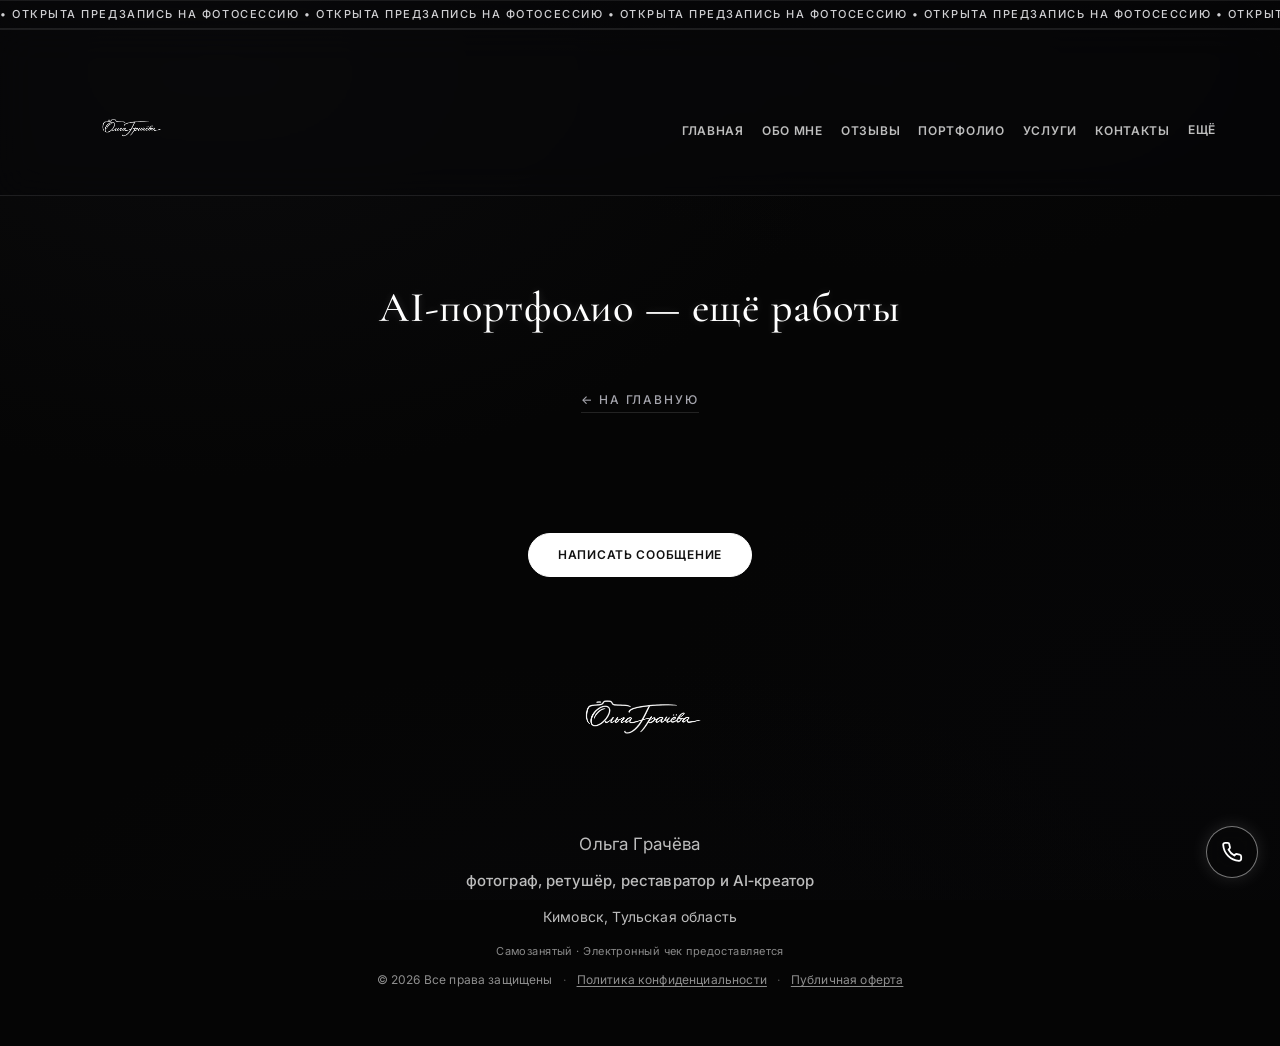
<file: ai-portfolio.html>
<!DOCTYPE html>
<html lang="ru">
<head>
  <meta charset="UTF-8">
  <meta name="viewport" content="width=device-width, initial-scale=1.0, viewport-fit=cover">
  <meta name="theme-color" content="#000000">
  <meta name="description" content="AI‑портфолио Ольги Грачёвой — фотографа, ретушёра, реставратора и AI‑креатора. Идеи и визуалы, созданные с помощью нейросетей. Онлайн по всей России.">
  <title>AI‑портфолио — ещё работы — Ольга Грачёва</title>
  <link rel="canonical" href="https://grachevafoto.ru/ai-portfolio.html">
  <meta property="og:title" content="AI‑портфолио | Ольга Грачёва">
  <meta property="og:description" content="AI‑портфолио: идеи и визуалы с нейросетями. Онлайн по всей России.">
  <meta property="og:image" content="https://grachevafoto.ru/images/preview.jpg">
  <meta property="og:image:width" content="1200">
  <meta property="og:image:height" content="630">
  <meta property="og:type" content="website">
  <meta property="og:url" content="https://grachevafoto.ru/ai-portfolio.html">
  <meta name="twitter:card" content="summary_large_image">
  <link rel="preconnect" href="https://fonts.googleapis.com">
  <link rel="preconnect" href="https://fonts.gstatic.com" crossorigin>
  <link href="https://fonts.googleapis.com/css2?family=Cormorant+Garamond:ital,wght@0,400;0,500;0,600;1,400;1,500;1,600&family=Inter:wght@400;500;600&family=Playfair+Display:ital,wght@0,400;0,500;0,600;1,400&display=swap" rel="stylesheet">
  <link rel="stylesheet" href="css/style.css">
  <script src="js/script.js" defer></script>
</head>
<body>
  <div class="site-bg-parallax" aria-hidden="true"></div>

  <div class="site-top">
  <div class="announcement-bar" role="region" aria-label="Открыта предзапись на фотосессию">
    <div class="announcement-bar__track" aria-hidden="true">
      <div class="announcement-bar__marquee" data-announcement-marquee></div>
    </div>
  </div>

  <header class="site-header">
    <div class="container header-inner">
      <a class="logo" href="index.html" aria-label="Ольга Грачёва — главная страница">
        <img
          class="logo__img"
          src="images/logo-olga-gracheva.png"
          alt="Логотип фотографа Ольга Грачёва"
          width="320"
          height="80"
          decoding="async"
        >
      </a>
      <button type="button" class="nav-toggle" aria-expanded="false" aria-controls="main-navigation" aria-label="Открыть меню">
        <span class="nav-toggle-bar" aria-hidden="true"></span>
        <span class="nav-toggle-bar" aria-hidden="true"></span>
      </button>
      <nav id="main-navigation" class="main-nav" aria-label="Основная навигация">
        <ul>
          <li><a href="index.html#главная">Главная</a></li>
          <li><a href="index.html#обо-мне">Обо мне</a></li>
          <li><a href="index.html#отзывы">Отзывы</a></li>
          <li><a href="index.html#портфолио">Портфолио</a></li>
          <li><a href="index.html#услуги">Услуги</a></li>
          <li><a href="index.html#контакты">Контакты</a></li>
          <li class="main-nav__item--more">
            <button type="button" class="main-nav__more-btn" aria-haspopup="true">
              Ещё
            </button>
            <ul class="main-nav__dropdown" aria-label="Ещё">
              <li><a href="index.html#ии-портфолио">AI‑портфолио</a></li>
              <li><a href="index.html#до-после">До / После</a></li>
              <li><a href="index.html#реставрация">Реставрация</a></li>
              <li><a href="client.html">Клиентам</a></li>
            </ul>
          </li>
        </ul>
      </nav>
    </div>
  </header>
  </div>

  <main>
    <section class="subpage-gallery" aria-labelledby="subpage-ai-title">
      <div class="container">
        <h1 id="subpage-ai-title" class="subpage-gallery__title">AI‑портфолио — ещё работы</h1>
        <section class="gallery" aria-label="Галерея работ">
          <!-- Здесь будут добавляться новые работы -->
        </section>
        <p class="subpage-back-wrap">
          <a class="section-more-link" href="index.html#ии-портфолио">← На главную</a>
        </p>
      </div>
    </section>
  </main>

  <footer class="site-footer scroll-reveal">
    <div class="container">
      <p class="footer-cta">
        <a class="button" href="index.html#контакты">Написать сообщение</a>
      </p>
      <p class="footer-brand">
        <a class="footer-brand__link" href="index.html" aria-label="Ольга Грачёва — главная страница">
          <img
            class="footer-brand__img"
            src="images/logo-olga-gracheva.png"
            alt="Логотип фотографа Ольга Грачёва"
            width="200"
            height="56"
            decoding="async"
          >
        </a>
      </p>
      <div class="footer-tagline footer-byline">
        <p class="footer-byline__row footer-byline__row--name">Ольга Грачёва</p>
        <p class="footer-byline__row footer-byline__row--main">фотограф, ретушёр, реставратор и AI‑креатор</p>
        <p class="footer-byline__row footer-byline__row--place">Кимовск, Тульская область</p>
      </div>
      <p class="footer-self-employed">Самозанятый · Электронный чек предоставляется</p>
      <p class="footer-copy">
        <span>© 2026 Все права защищены</span>
        <span class="footer-copy__sep" aria-hidden="true">·</span>
        <a href="privacy.html">Политика конфиденциальности</a>
        <span class="footer-copy__sep" aria-hidden="true">·</span>
        <a href="offer.html">Публичная оферта</a>
      </p>
    </div>
  </footer>

  <div
    class="contact-modal"
    id="contact-modal"
    data-contact-modal
    role="presentation"
    aria-hidden="true"
  >
    <div class="contact-modal__backdrop" data-contact-modal-close tabindex="-1"></div>
    <div
      class="contact-modal__panel"
      role="dialog"
      aria-modal="true"
      aria-labelledby="contact-modal-title"
    >
      <button type="button" class="contact-modal__close" data-contact-modal-close aria-label="Закрыть">
        <span class="contact-modal__close-lines" aria-hidden="true"></span>
      </button>
      <div class="contact-modal__main" id="contact-modal-main">
      <h2 class="contact-modal__title" id="contact-modal-title">Написать мне</h2>
      <p
        class="contact-modal__feedback"
        id="contact-modal-feedback"
        hidden
        role="status"
        aria-live="polite"
      ></p>
      <form
        class="contact-modal__form"
        id="contact-modal-form"
        action="https://api.web3forms.com/submit"
        method="POST"
        novalidate
      >
        <input type="hidden" name="access_key" value="5266b579-6f93-430d-8e60-ccb8cfebbf42">
        <div class="contact-modal__field">
          <div class="contact-modal__control">
            <input
              class="contact-modal__input"
              type="text"
              id="contact-name"
              name="name"
              autocomplete="name"
              placeholder=" "
              required
            >
            <label class="contact-modal__float-label" for="contact-name">Как к вам обращаться</label>
          </div>
        </div>
        <div class="contact-modal__field">
          <div class="contact-modal__control">
            <input
              class="contact-modal__input"
              type="email"
              id="contact-email"
              name="email"
              autocomplete="email"
              inputmode="email"
              placeholder=" "
              required
            >
            <label class="contact-modal__float-label" for="contact-email">Email</label>
          </div>
        </div>
        <div class="contact-modal__field">
          <div class="contact-modal__control">
            <input
              class="contact-modal__input"
              type="tel"
              id="contact-phone"
              name="phone"
              autocomplete="tel"
              inputmode="tel"
              placeholder=" "
            >
            <label class="contact-modal__float-label" for="contact-phone">Телефон</label>
          </div>
        </div>
        <div class="contact-modal__field">
          <div class="contact-modal__control">
            <textarea
              class="contact-modal__textarea"
              id="contact-message"
              name="message"
              rows="4"
              placeholder=" "
              required
            ></textarea>
            <label class="contact-modal__float-label" for="contact-message">Ваше сообщение</label>
          </div>
        </div>
        <div class="contact-modal__field contact-modal__field--checkbox">
          <label class="contact-modal__checkbox-label">
            <input class="contact-modal__checkbox" type="checkbox" name="consent" value="1" required>
            <span class="contact-modal__checkbox-text">
              Я соглашаюсь с обработкой персональных данных и принимаю <a href="privacy.html" onclick="event.stopPropagation()">Политику конфиденциальности</a>.
            </span>
          </label>
        </div>
        <div class="contact-modal__field contact-modal__field--checkbox">
          <label class="contact-modal__checkbox-label">
            <input class="contact-modal__checkbox" type="checkbox" name="offer_consent" value="1" required>
            <span class="contact-modal__checkbox-text">
              Я ознакомлен(а) и принимаю условия <a href="offer.html" onclick="event.stopPropagation()">Публичной оферты</a>.
            </span>
          </label>
        </div>
        <p class="contact-modal__legal-note">
          Отправляя сообщение, вы соглашаетесь с <a href="privacy.html">Политикой конфиденциальности</a> и условиями <a href="offer.html">Публичной оферты</a>.
        </p>
        <button type="submit" class="contact-modal__submit">Отправить</button>
        <p class="contact-modal__trust">
          Ваши данные защищены.<br>
          Мы не передаём их третьим лицам.<br>
          Ответ обычно в течение 1–2 часов.
        </p>
      </form>
      </div>
      <div
        class="contact-modal__success-view"
        id="contact-modal-success-view"
        hidden
        role="status"
        aria-live="polite"
      >
        <div class="contact-modal__success-inner">
          <p class="contact-modal__success-line contact-modal__success-line--lead">Спасибо!</p>
          <p class="contact-modal__success-line">Ваше сообщение отправлено.</p>
          <p class="contact-modal__success-line">Я свяжусь с вами в ближайшее время.</p>
          <button type="button" class="button contact-modal__success-close" data-contact-modal-close>
            Закрыть
          </button>
        </div>
      </div>
    </div>
  </div>

  <a href="tel:+79997807369" class="floating-call" aria-label="Позвонить">
    <svg viewBox="0 0 24 24" fill="none" aria-hidden="true">
      <path d="M22 16.92v2.5a2.2 2.2 0 0 1-2.4 2.2A18.6 18.6 0 0 1 2.4 4.4 2.2 2.2 0 0 1 4.6 2h2.5a2 2 0 0 1 2 1.7c.1.9.3 1.8.6 2.6a2 2 0 0 1-.45 2.1L8.2 9.45a14.5 14.5 0 0 0 6.35 6.35l1.05-1.05a2 2 0 0 1 2.1-.45c.8.3 1.7.5 2.6.6a2 2 0 0 1 1.7 2.02z" stroke="currentColor" stroke-width="2" stroke-linecap="round" stroke-linejoin="round"/>
    </svg>
  </a>

</body>
</html>
</file>
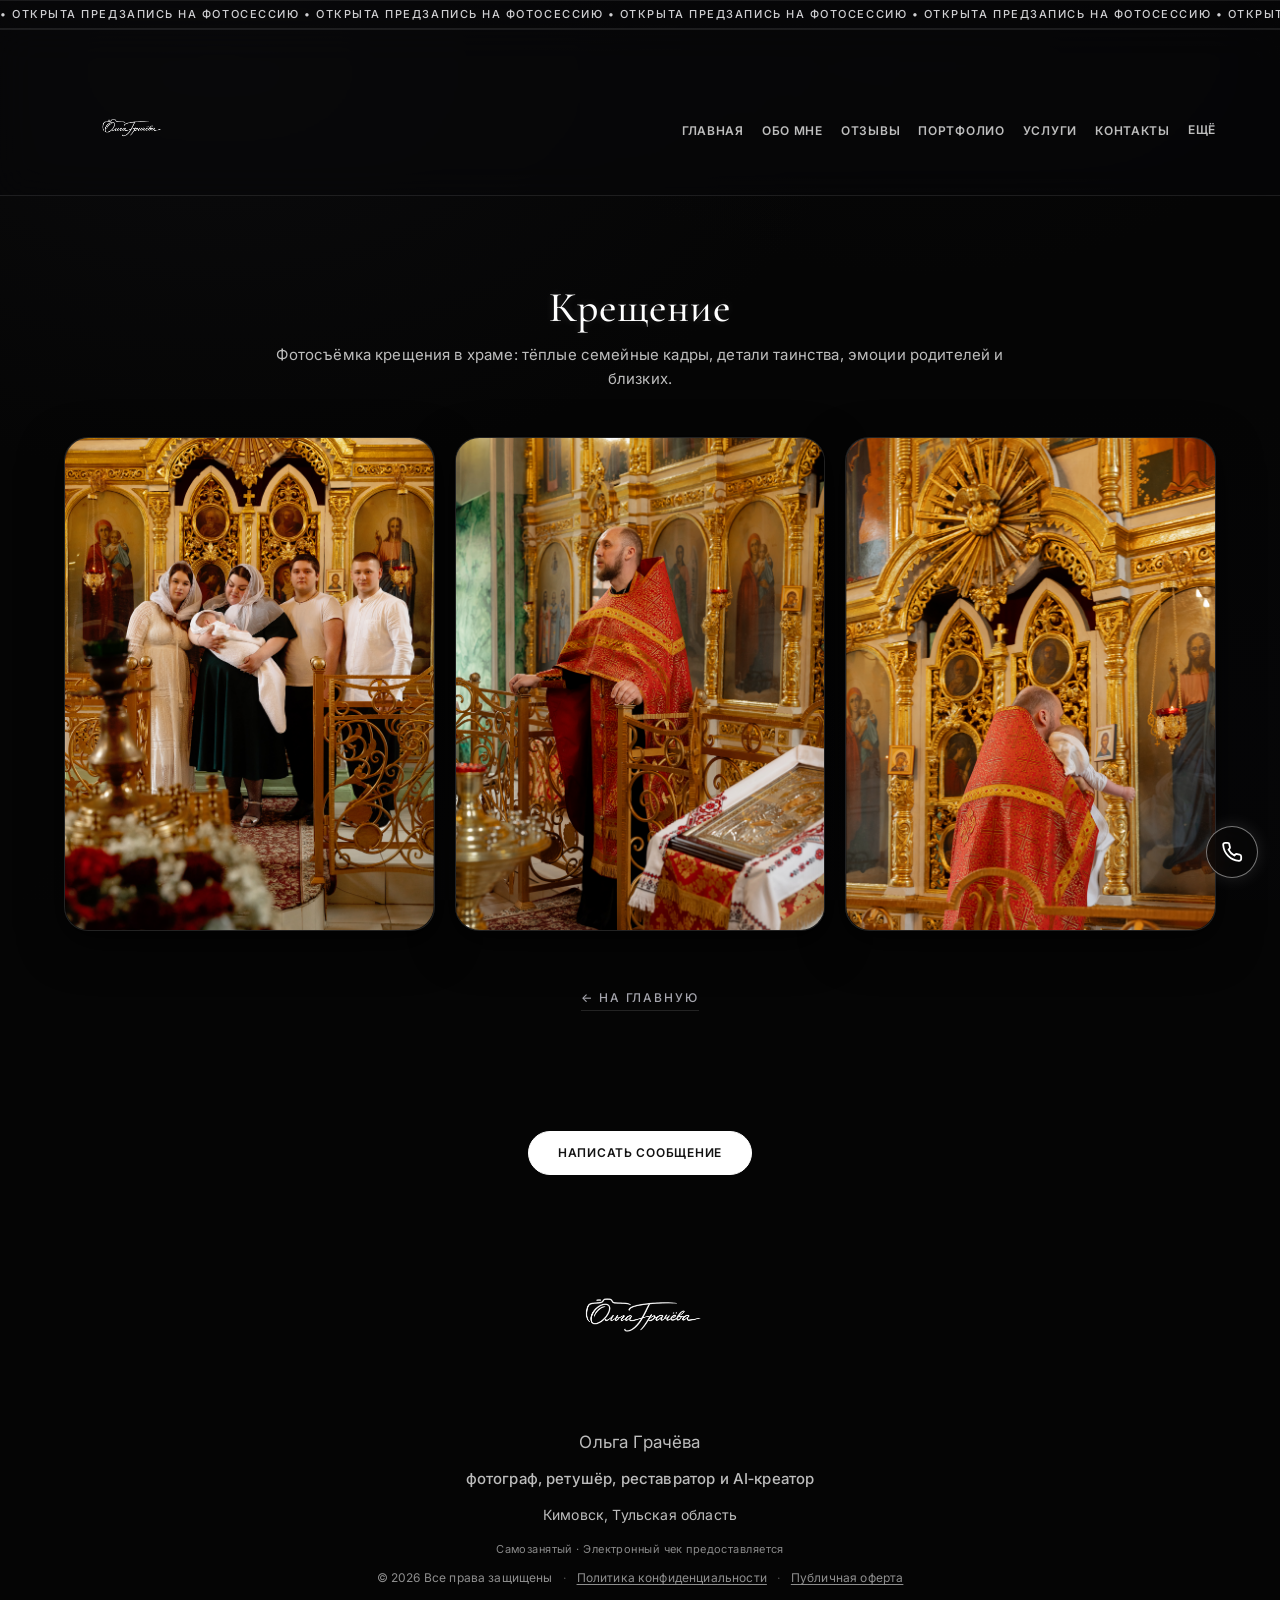
<file: baptism.html>
<!DOCTYPE html>
<html lang="ru">
<head>
  <meta charset="UTF-8">
  <meta name="viewport" content="width=device-width, initial-scale=1.0, viewport-fit=cover">
  <meta name="theme-color" content="#000000">
  <meta name="description" content="Ольга Грачёва — фотограф, ретушёр, реставратор и AI‑креатор. Фотосъёмка крещения: Кимовск, Тульская область, по договорённости — Москва.">
  <meta name="keywords" content="фотограф на крещение, фотосъёмка крещения, крещение в храме фото, фотограф Кимовск">
  <title>Крещение | Фотограф Ольга Грачёва</title>
  <link rel="canonical" href="https://grachevafoto.ru/baptism.html">
  <meta property="og:title" content="Крещение | Фотограф Ольга Грачёва">
  <meta property="og:description" content="Фотосъёмка крещения: Кимовск, Тульская область, по договорённости — Москва.">
  <meta property="og:image" content="https://grachevafoto.ru/assets/kreshenie/baptism-1.jpeg">
  <meta property="og:image:width" content="576">
  <meta property="og:image:height" content="1024">
  <meta property="og:type" content="website">
  <meta property="og:url" content="https://grachevafoto.ru/baptism.html">
  <meta name="twitter:card" content="summary_large_image">
  <link rel="preconnect" href="https://fonts.googleapis.com">
  <link rel="preconnect" href="https://fonts.gstatic.com" crossorigin>
  <link href="https://fonts.googleapis.com/css2?family=Cormorant+Garamond:ital,wght@0,400;0,500;0,600;1,400;1,500;1,600&family=Inter:wght@400;500;600&family=Playfair+Display:ital,wght@0,400;0,500;0,600;1,400&display=swap" rel="stylesheet">
  <link rel="stylesheet" href="css/style.css">
  <script src="js/script.js" defer></script>
</head>
<body>
  <div class="site-bg-parallax" aria-hidden="true"></div>

  <div class="site-top">
  <div class="announcement-bar" role="region" aria-label="Открыта предзапись на фотосессию">
    <div class="announcement-bar__track" aria-hidden="true">
      <div class="announcement-bar__marquee" data-announcement-marquee></div>
    </div>
  </div>

  <header class="site-header">
    <div class="container header-inner">
      <a class="logo" href="index.html" aria-label="Ольга Грачёва — главная страница">
        <img
          class="logo__img"
          src="images/logo-olga-gracheva.png"
          alt="Логотип фотографа Ольга Грачёва"
          width="320"
          height="80"
          decoding="async"
        >
      </a>
      <button type="button" class="nav-toggle" aria-expanded="false" aria-controls="main-navigation" aria-label="Открыть меню">
        <span class="nav-toggle-bar" aria-hidden="true"></span>
        <span class="nav-toggle-bar" aria-hidden="true"></span>
      </button>
      <nav id="main-navigation" class="main-nav" aria-label="Основная навигация">
        <ul>
          <li><a href="index.html#главная">Главная</a></li>
          <li><a href="index.html#обо-мне">Обо мне</a></li>
          <li><a href="index.html#отзывы">Отзывы</a></li>
          <li><a href="index.html#портфолио">Портфолио</a></li>
          <li><a href="index.html#услуги">Услуги</a></li>
          <li><a href="index.html#контакты">Контакты</a></li>
          <li class="main-nav__item--more">
            <button type="button" class="main-nav__more-btn" aria-haspopup="true">
              Ещё
            </button>
            <ul class="main-nav__dropdown" aria-label="Ещё">
              <li><a href="index.html#ии-портфолио">AI‑портфолио</a></li>
              <li><a href="index.html#до-после">До / После</a></li>
              <li><a href="index.html#реставрация">Реставрация</a></li>
              <li><a href="client.html">Клиентам</a></li>
            </ul>
          </li>
        </ul>
      </nav>
    </div>
  </header>
  </div>

  <main>
    <section class="subpage-gallery" aria-labelledby="subpage-kreshenie-title">
      <div class="container">
        <h1 id="subpage-kreshenie-title" class="subpage-gallery__title">Крещение</h1>
        <p class="subpage-gallery__intro" style="max-width:760px;line-height:1.6;">Фотосъёмка крещения в храме: тёплые семейные кадры, детали таинства, эмоции родителей и близких.</p>
        <section class="gallery" aria-label="Галерея: крещение">
          <div class="portfolio-grid">
            <div class="portfolio-item">
              <img
                src="./assets/kreshenie/baptism-3.jpeg"
                alt="Семейный портрет после крещения в храме"
                width="576"
                height="1024"
                loading="lazy"
                decoding="async"
              >
            </div>
            <div class="portfolio-item">
              <img
                src="./assets/kreshenie/baptism-2.jpeg"
                alt="Момент таинства крещения в церкви"
                width="576"
                height="1024"
                loading="lazy"
                decoding="async"
              >
            </div>
            <div class="portfolio-item">
              <img
                src="./assets/kreshenie/baptism-1.jpeg"
                alt="Фотосъёмка крещения в храме"
                width="576"
                height="1024"
                loading="lazy"
                decoding="async"
              >
            </div>
          </div>
        </section>
        <p class="subpage-back-wrap">
          <a class="section-more-link" href="index.html#портфолио">← На главную</a>
        </p>
      </div>
    </section>
  </main>

  <footer class="site-footer scroll-reveal">
    <div class="container">
      <p class="footer-cta">
        <a class="button" href="index.html#контакты">Написать сообщение</a>
      </p>
      <p class="footer-brand">
        <a class="footer-brand__link" href="index.html" aria-label="Ольга Грачёва — главная страница">
          <img
            class="footer-brand__img"
            src="images/logo-olga-gracheva.png"
            alt="Логотип фотографа Ольга Грачёва"
            width="200"
            height="56"
            decoding="async"
          >
        </a>
      </p>
      <div class="footer-tagline footer-byline">
        <p class="footer-byline__row footer-byline__row--name">Ольга Грачёва</p>
        <p class="footer-byline__row footer-byline__row--main">фотограф, ретушёр, реставратор и AI‑креатор</p>
        <p class="footer-byline__row footer-byline__row--place">Кимовск, Тульская область</p>
      </div>
      <p class="footer-self-employed">Самозанятый · Электронный чек предоставляется</p>
      <p class="footer-copy">
        <span>© 2026 Все права защищены</span>
        <span class="footer-copy__sep" aria-hidden="true">·</span>
        <a href="privacy.html">Политика конфиденциальности</a>
        <span class="footer-copy__sep" aria-hidden="true">·</span>
        <a href="offer.html">Публичная оферта</a>
      </p>
    </div>
  </footer>

  <div
    class="contact-modal"
    id="contact-modal"
    data-contact-modal
    role="presentation"
    aria-hidden="true"
  >
    <div class="contact-modal__backdrop" data-contact-modal-close tabindex="-1"></div>
    <div
      class="contact-modal__panel"
      role="dialog"
      aria-modal="true"
      aria-labelledby="contact-modal-title"
    >
      <button type="button" class="contact-modal__close" data-contact-modal-close aria-label="Закрыть">
        <span class="contact-modal__close-lines" aria-hidden="true"></span>
      </button>
      <div class="contact-modal__main" id="contact-modal-main">
      <h2 class="contact-modal__title" id="contact-modal-title">Написать мне</h2>
      <p
        class="contact-modal__feedback"
        id="contact-modal-feedback"
        hidden
        role="status"
        aria-live="polite"
      ></p>
      <form
        class="contact-modal__form"
        id="contact-modal-form"
        action="https://api.web3forms.com/submit"
        method="POST"
        novalidate
      >
        <input type="hidden" name="access_key" value="5266b579-6f93-430d-8e60-ccb8cfebbf42">
        <div class="contact-modal__field">
          <div class="contact-modal__control">
            <input
              class="contact-modal__input"
              type="text"
              id="contact-name"
              name="name"
              autocomplete="name"
              placeholder=" "
              required
            >
            <label class="contact-modal__float-label" for="contact-name">Как к вам обращаться</label>
          </div>
        </div>
        <div class="contact-modal__field">
          <div class="contact-modal__control">
            <input
              class="contact-modal__input"
              type="email"
              id="contact-email"
              name="email"
              autocomplete="email"
              inputmode="email"
              placeholder=" "
              required
            >
            <label class="contact-modal__float-label" for="contact-email">Email</label>
          </div>
        </div>
        <div class="contact-modal__field">
          <div class="contact-modal__control">
            <input
              class="contact-modal__input"
              type="tel"
              id="contact-phone"
              name="phone"
              autocomplete="tel"
              inputmode="tel"
              placeholder=" "
            >
            <label class="contact-modal__float-label" for="contact-phone">Телефон</label>
          </div>
        </div>
        <div class="contact-modal__field">
          <div class="contact-modal__control">
            <textarea
              class="contact-modal__textarea"
              id="contact-message"
              name="message"
              rows="4"
              placeholder=" "
              required
            ></textarea>
            <label class="contact-modal__float-label" for="contact-message">Ваше сообщение</label>
          </div>
        </div>
        <div class="contact-modal__field contact-modal__field--checkbox">
          <label class="contact-modal__checkbox-label">
            <input class="contact-modal__checkbox" type="checkbox" name="consent" value="1" required>
            <span class="contact-modal__checkbox-text">
              Я соглашаюсь с обработкой персональных данных и принимаю <a href="privacy.html" onclick="event.stopPropagation()">Политику конфиденциальности</a>.
            </span>
          </label>
        </div>
        <div class="contact-modal__field contact-modal__field--checkbox">
          <label class="contact-modal__checkbox-label">
            <input class="contact-modal__checkbox" type="checkbox" name="offer_consent" value="1" required>
            <span class="contact-modal__checkbox-text">
              Я ознакомлен(а) и принимаю условия <a href="offer.html" onclick="event.stopPropagation()">Публичной оферты</a>.
            </span>
          </label>
        </div>
        <p class="contact-modal__legal-note">
          Отправляя сообщение, вы соглашаетесь с <a href="privacy.html">Политикой конфиденциальности</a> и условиями <a href="offer.html">Публичной оферты</a>.
        </p>
        <button type="submit" class="contact-modal__submit">Отправить</button>
        <p class="contact-modal__trust">
          Ваши данные защищены.<br>
          Мы не передаём их третьим лицам.<br>
          Ответ обычно в течение 1–2 часов.
        </p>
      </form>
      </div>
      <div
        class="contact-modal__success-view"
        id="contact-modal-success-view"
        hidden
        role="status"
        aria-live="polite"
      >
        <div class="contact-modal__success-inner">
          <p class="contact-modal__success-line contact-modal__success-line--lead">Спасибо!</p>
          <p class="contact-modal__success-line">Ваше сообщение отправлено.</p>
          <p class="contact-modal__success-line">Я свяжусь с вами в ближайшее время.</p>
          <button type="button" class="button contact-modal__success-close" data-contact-modal-close>
            Закрыть
          </button>
        </div>
      </div>
    </div>
  </div>

  <a href="tel:+79997807369" class="floating-call" aria-label="Позвонить">
    <svg viewBox="0 0 24 24" fill="none" aria-hidden="true">
      <path d="M22 16.92v2.5a2.2 2.2 0 0 1-2.4 2.2A18.6 18.6 0 0 1 2.4 4.4 2.2 2.2 0 0 1 4.6 2h2.5a2 2 0 0 1 2 1.7c.1.9.3 1.8.6 2.6a2 2 0 0 1-.45 2.1L8.2 9.45a14.5 14.5 0 0 0 6.35 6.35l1.05-1.05a2 2 0 0 1 2.1-.45c.8.3 1.7.5 2.6.6a2 2 0 0 1 1.7 2.02z" stroke="currentColor" stroke-width="2" stroke-linecap="round" stroke-linejoin="round"/>
    </svg>
  </a>

</body>
</html>
</file>
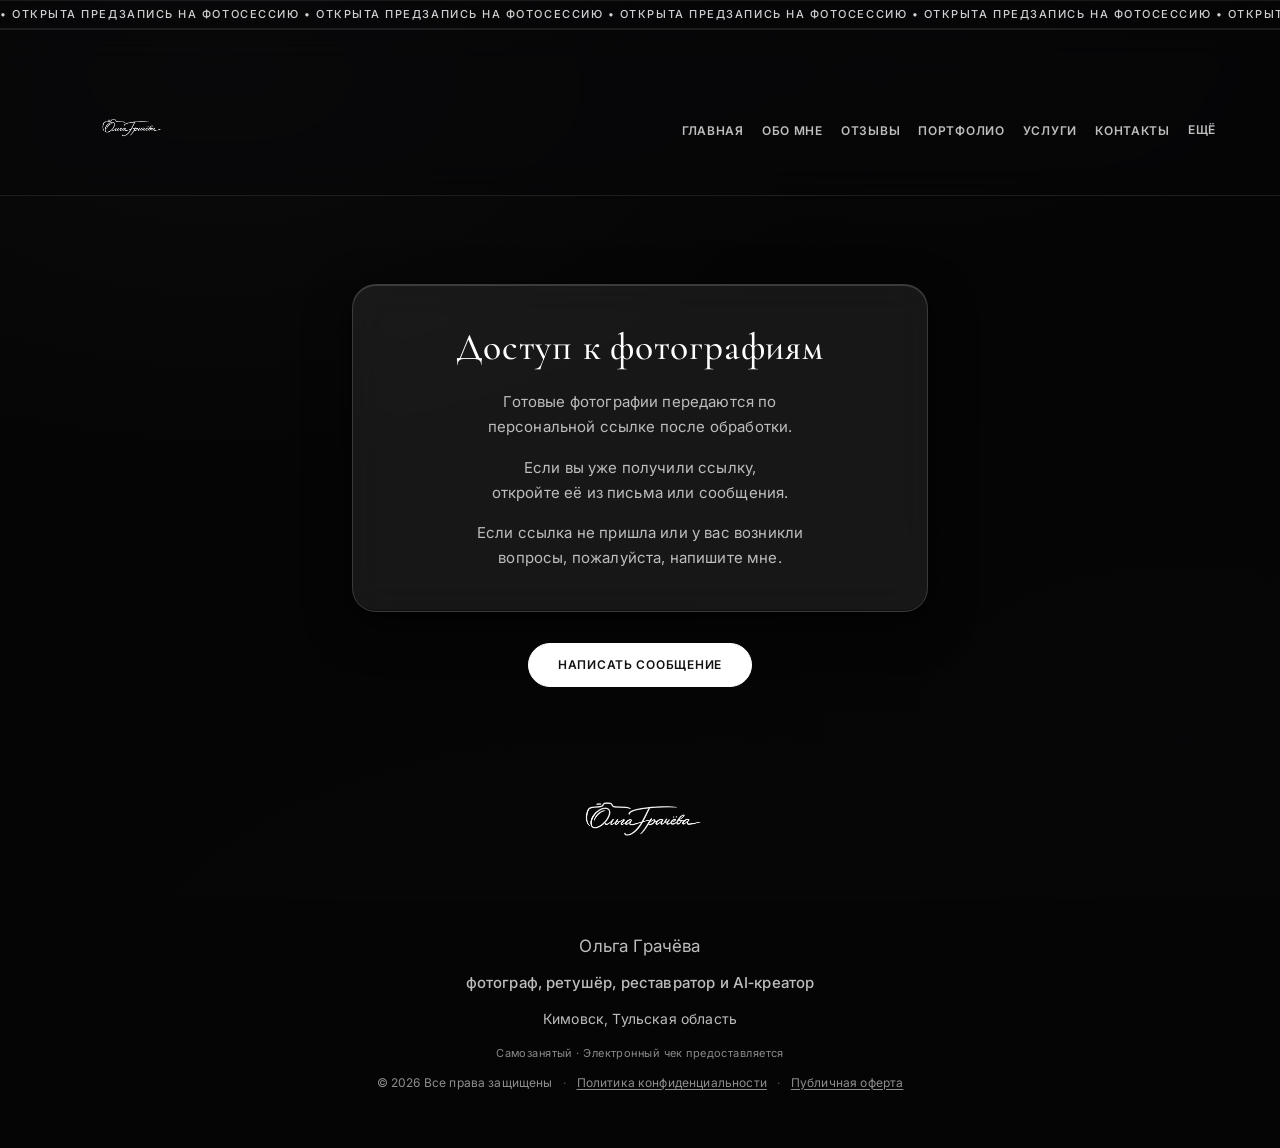
<file: client.html>
<!DOCTYPE html>
<html lang="ru">
<head>
  <meta charset="UTF-8">
  <meta name="viewport" content="width=device-width, initial-scale=1.0, viewport-fit=cover">
  <meta name="theme-color" content="#000000">
  <meta name="description" content="Клиентам: доступ к вашим фотографиям и полезная информация. Ольга Грачёва — фотограф, ретушёр, реставратор и AI‑креатор (Кимовск, Тульская область, Москва; онлайн по России).">
  <title>Клиентам — доступ к фотографиям — Ольга Грачёва</title>
  <link rel="canonical" href="https://grachevafoto.ru/client.html">
  <meta property="og:title" content="Клиентам | Ольга Грачёва">
  <meta property="og:description" content="Доступ к фотографиям и информация для клиентов.">
  <meta property="og:image" content="https://grachevafoto.ru/images/preview.jpg">
  <meta property="og:image:width" content="1200">
  <meta property="og:image:height" content="630">
  <meta property="og:type" content="website">
  <meta property="og:url" content="https://grachevafoto.ru/client.html">
  <meta name="twitter:card" content="summary_large_image">
  <link rel="preconnect" href="https://fonts.googleapis.com">
  <link rel="preconnect" href="https://fonts.gstatic.com" crossorigin>
  <link href="https://fonts.googleapis.com/css2?family=Cormorant+Garamond:ital,wght@0,400;0,500;0,600;1,400;1,500;1,600&family=Inter:wght@400;500;600&family=Playfair+Display:ital,wght@0,400;0,500;0,600;1,400&display=swap" rel="stylesheet">
  <link rel="stylesheet" href="css/style.css">
  <script src="js/script.js" defer></script>
</head>
<body>
  <div class="site-bg-parallax" aria-hidden="true"></div>

  <div class="site-top">
  <div class="announcement-bar" role="region" aria-label="Открыта предзапись на фотосессию">
    <div class="announcement-bar__track" aria-hidden="true">
      <div class="announcement-bar__marquee" data-announcement-marquee></div>
    </div>
  </div>

  <header class="site-header">
    <div class="container header-inner">
      <a class="logo" href="index.html" aria-label="Ольга Грачёва — главная страница">
        <img
          class="logo__img"
          src="images/logo-olga-gracheva.png"
          alt="Логотип фотографа Ольга Грачёва"
          width="320"
          height="80"
          decoding="async"
        >
      </a>
      <button type="button" class="nav-toggle" aria-expanded="false" aria-controls="main-navigation" aria-label="Открыть меню">
        <span class="nav-toggle-bar" aria-hidden="true"></span>
        <span class="nav-toggle-bar" aria-hidden="true"></span>
      </button>
      <nav id="main-navigation" class="main-nav" aria-label="Основная навигация">
        <ul>
          <li><a href="index.html#главная">Главная</a></li>
          <li><a href="index.html#обо-мне">Обо мне</a></li>
          <li><a href="index.html#отзывы">Отзывы</a></li>
          <li><a href="index.html#портфолио">Портфолио</a></li>
          <li><a href="index.html#услуги">Услуги</a></li>
          <li><a href="index.html#контакты">Контакты</a></li>
          <li class="main-nav__item--more">
            <button type="button" class="main-nav__more-btn" aria-haspopup="true">
              Ещё
            </button>
            <ul class="main-nav__dropdown" aria-label="Ещё">
              <li><a href="index.html#ии-портфолио">AI‑портфолио</a></li>
              <li><a href="index.html#до-после">До / После</a></li>
              <li><a href="index.html#реставрация">Реставрация</a></li>
              <li><a href="client.html">Клиентам</a></li>
            </ul>
          </li>
        </ul>
      </nav>
    </div>
  </header>
  </div>

  <main>
    <section class="client-section" aria-labelledby="client-page-title">
      <div class="container">
        <article class="client-card">
          <h1 id="client-page-title">Доступ к фотографиям</h1>
          <p>Готовые фотографии передаются по персональной ссылке после обработки.</p>
          <p>Если вы уже получили ссылку, откройте её из письма или сообщения.</p>
          <p>Если ссылка не пришла или у вас возникли вопросы, пожалуйста, напишите мне.</p>
        </article>
      </div>
    </section>
  </main>

  <footer class="site-footer site-footer--client-page scroll-reveal">
    <div class="container">
      <p class="footer-cta">
        <a class="button" href="index.html#contact">Написать сообщение</a>
      </p>
      <p class="footer-brand">
        <a class="footer-brand__link" href="index.html" aria-label="Ольга Грачёва — главная страница">
          <img
            class="footer-brand__img"
            src="images/logo-olga-gracheva.png"
            alt="Логотип фотографа Ольга Грачёва"
            width="200"
            height="56"
            decoding="async"
          >
        </a>
      </p>
      <div class="footer-tagline footer-byline">
        <p class="footer-byline__row footer-byline__row--name">Ольга Грачёва</p>
        <p class="footer-byline__row footer-byline__row--main">фотограф, ретушёр, реставратор и AI‑креатор</p>
        <p class="footer-byline__row footer-byline__row--place">Кимовск, Тульская область</p>
      </div>
      <p class="footer-self-employed">Самозанятый · Электронный чек предоставляется</p>
      <p class="footer-copy">
        <span>© 2026 Все права защищены</span>
        <span class="footer-copy__sep" aria-hidden="true">·</span>
        <a href="privacy.html">Политика конфиденциальности</a>
        <span class="footer-copy__sep" aria-hidden="true">·</span>
        <a href="offer.html">Публичная оферта</a>
      </p>
    </div>
  </footer>

  <div
    class="contact-modal"
    id="contact-modal"
    data-contact-modal
    role="presentation"
    aria-hidden="true"
  >
    <div class="contact-modal__backdrop" data-contact-modal-close tabindex="-1"></div>
    <div
      class="contact-modal__panel"
      role="dialog"
      aria-modal="true"
      aria-labelledby="contact-modal-title"
    >
      <button type="button" class="contact-modal__close" data-contact-modal-close aria-label="Закрыть">
        <span class="contact-modal__close-lines" aria-hidden="true"></span>
      </button>
      <div class="contact-modal__main" id="contact-modal-main">
      <h2 class="contact-modal__title" id="contact-modal-title">Написать мне</h2>
      <p
        class="contact-modal__feedback"
        id="contact-modal-feedback"
        hidden
        role="status"
        aria-live="polite"
      ></p>
      <form
        class="contact-modal__form"
        id="contact-modal-form"
        action="https://api.web3forms.com/submit"
        method="POST"
        novalidate
      >
        <input type="hidden" name="access_key" value="5266b579-6f93-430d-8e60-ccb8cfebbf42">
        <div class="contact-modal__field">
          <div class="contact-modal__control">
            <input
              class="contact-modal__input"
              type="text"
              id="contact-name"
              name="name"
              autocomplete="name"
              placeholder=" "
              required
            >
            <label class="contact-modal__float-label" for="contact-name">Как к вам обращаться</label>
          </div>
        </div>
        <div class="contact-modal__field">
          <div class="contact-modal__control">
            <input
              class="contact-modal__input"
              type="email"
              id="contact-email"
              name="email"
              autocomplete="email"
              inputmode="email"
              placeholder=" "
              required
            >
            <label class="contact-modal__float-label" for="contact-email">Email</label>
          </div>
        </div>
        <div class="contact-modal__field">
          <div class="contact-modal__control">
            <input
              class="contact-modal__input"
              type="tel"
              id="contact-phone"
              name="phone"
              autocomplete="tel"
              inputmode="tel"
              placeholder=" "
            >
            <label class="contact-modal__float-label" for="contact-phone">Телефон</label>
          </div>
        </div>
        <div class="contact-modal__field">
          <div class="contact-modal__control">
            <textarea
              class="contact-modal__textarea"
              id="contact-message"
              name="message"
              rows="4"
              placeholder=" "
              required
            ></textarea>
            <label class="contact-modal__float-label" for="contact-message">Ваше сообщение</label>
          </div>
        </div>
        <div class="contact-modal__field contact-modal__field--checkbox">
          <label class="contact-modal__checkbox-label">
            <input class="contact-modal__checkbox" type="checkbox" name="consent" value="1" required>
            <span class="contact-modal__checkbox-text">
              Я соглашаюсь с обработкой персональных данных и принимаю <a href="privacy.html" onclick="event.stopPropagation()">Политику конфиденциальности</a>.
            </span>
          </label>
        </div>
        <div class="contact-modal__field contact-modal__field--checkbox">
          <label class="contact-modal__checkbox-label">
            <input class="contact-modal__checkbox" type="checkbox" name="offer_consent" value="1" required>
            <span class="contact-modal__checkbox-text">
              Я ознакомлен(а) и принимаю условия <a href="offer.html" onclick="event.stopPropagation()">Публичной оферты</a>.
            </span>
          </label>
        </div>
        <p class="contact-modal__legal-note">
          Отправляя сообщение, вы соглашаетесь с <a href="privacy.html">Политикой конфиденциальности</a> и условиями <a href="offer.html">Публичной оферты</a>.
        </p>
        <button type="submit" class="contact-modal__submit">Отправить</button>
        <p class="contact-modal__trust">
          Ваши данные защищены.<br>
          Мы не передаём их третьим лицам.<br>
          Ответ обычно в течение 1–2 часов.
        </p>
      </form>
      </div>
      <div
        class="contact-modal__success-view"
        id="contact-modal-success-view"
        hidden
        role="status"
        aria-live="polite"
      >
        <div class="contact-modal__success-inner">
          <p class="contact-modal__success-line contact-modal__success-line--lead">Спасибо!</p>
          <p class="contact-modal__success-line">Ваше сообщение отправлено.</p>
          <p class="contact-modal__success-line">Я свяжусь с вами в ближайшее время.</p>
          <button type="button" class="button contact-modal__success-close" data-contact-modal-close>
            Закрыть
          </button>
        </div>
      </div>
    </div>
  </div>

</body>
</html>
</file>
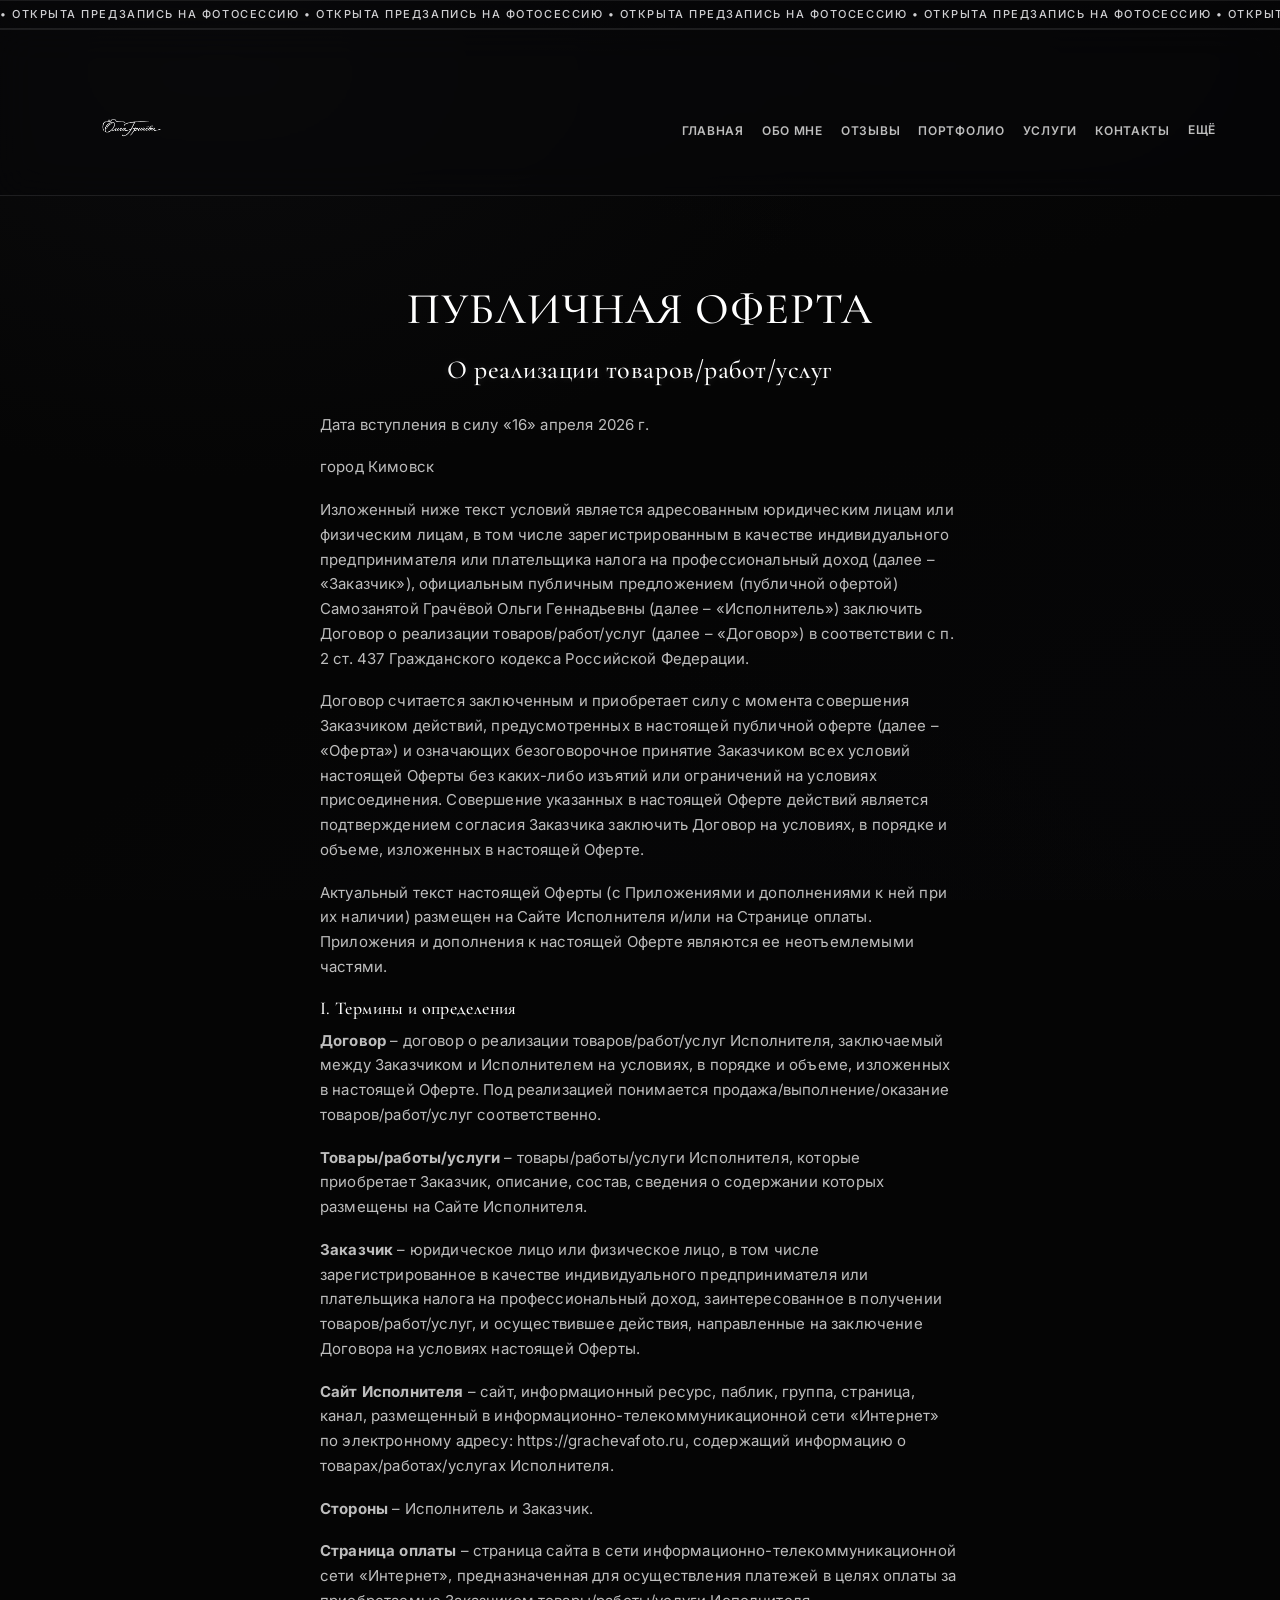
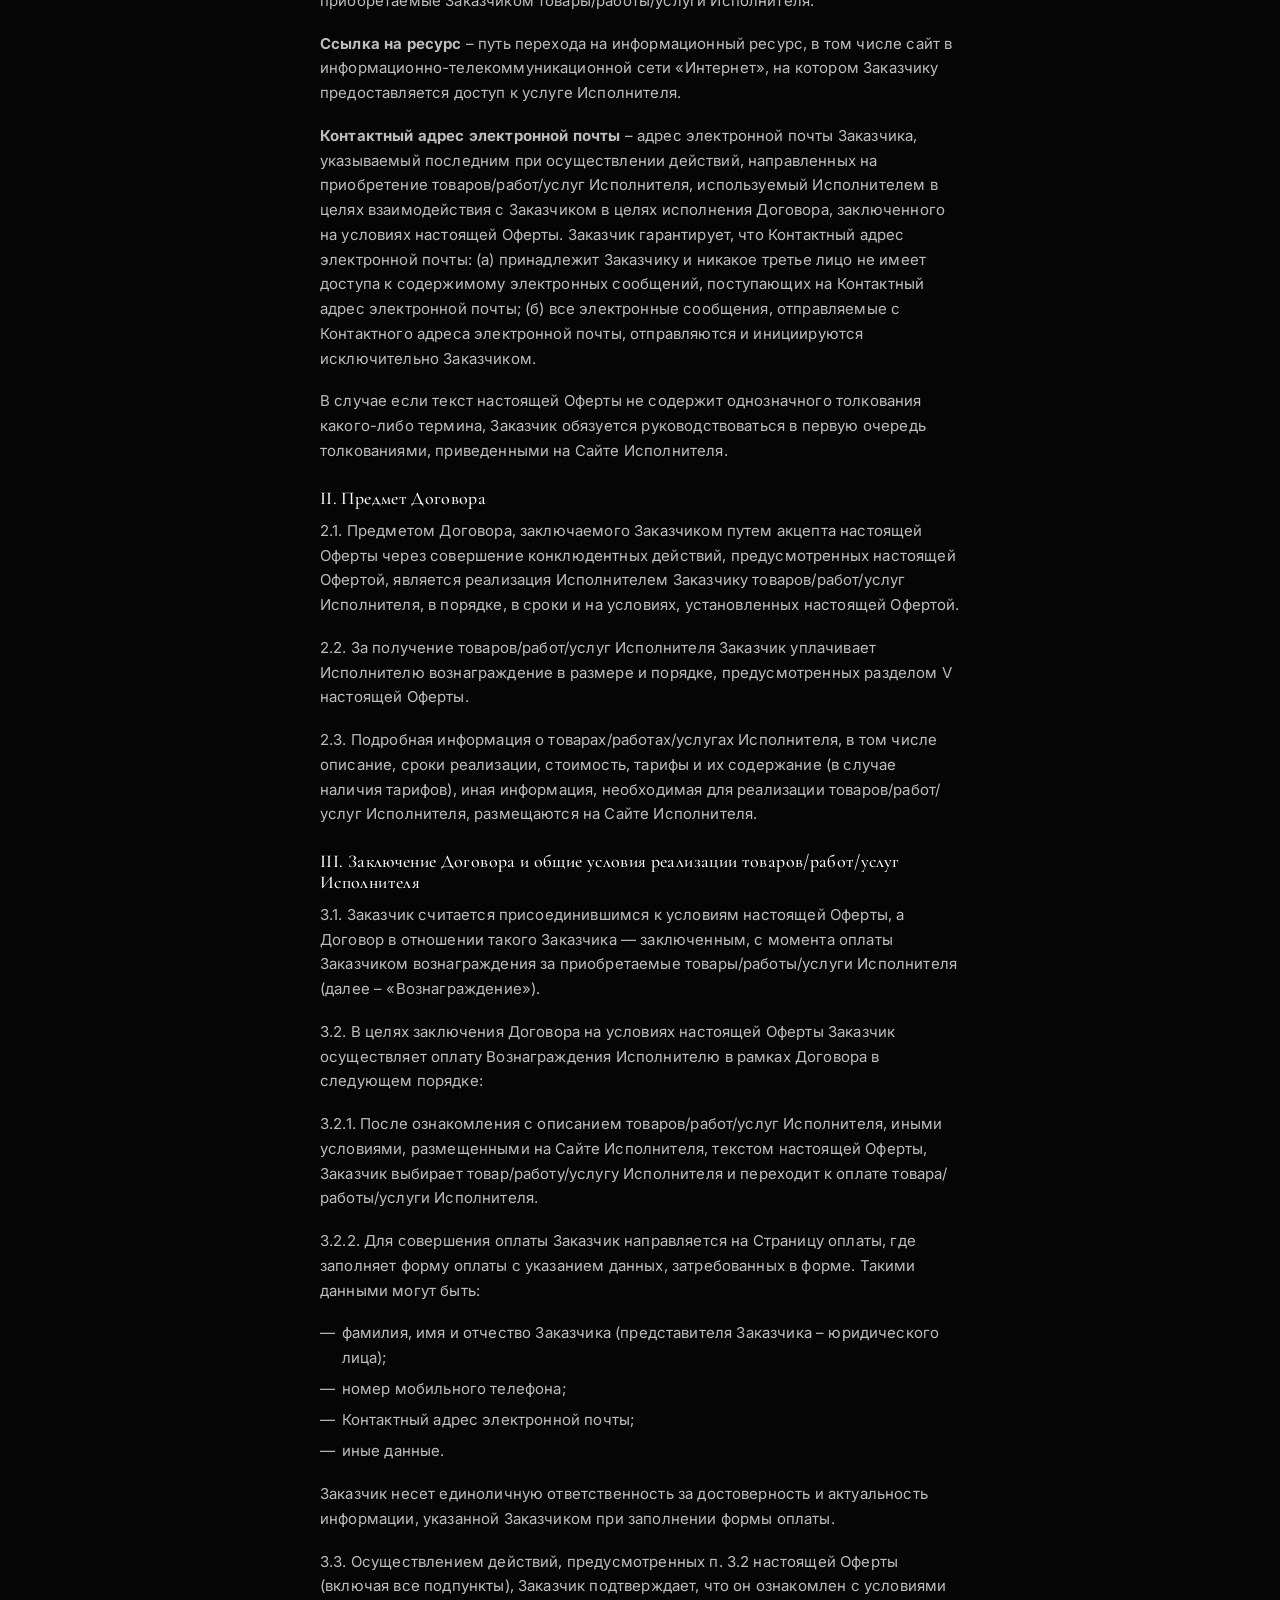
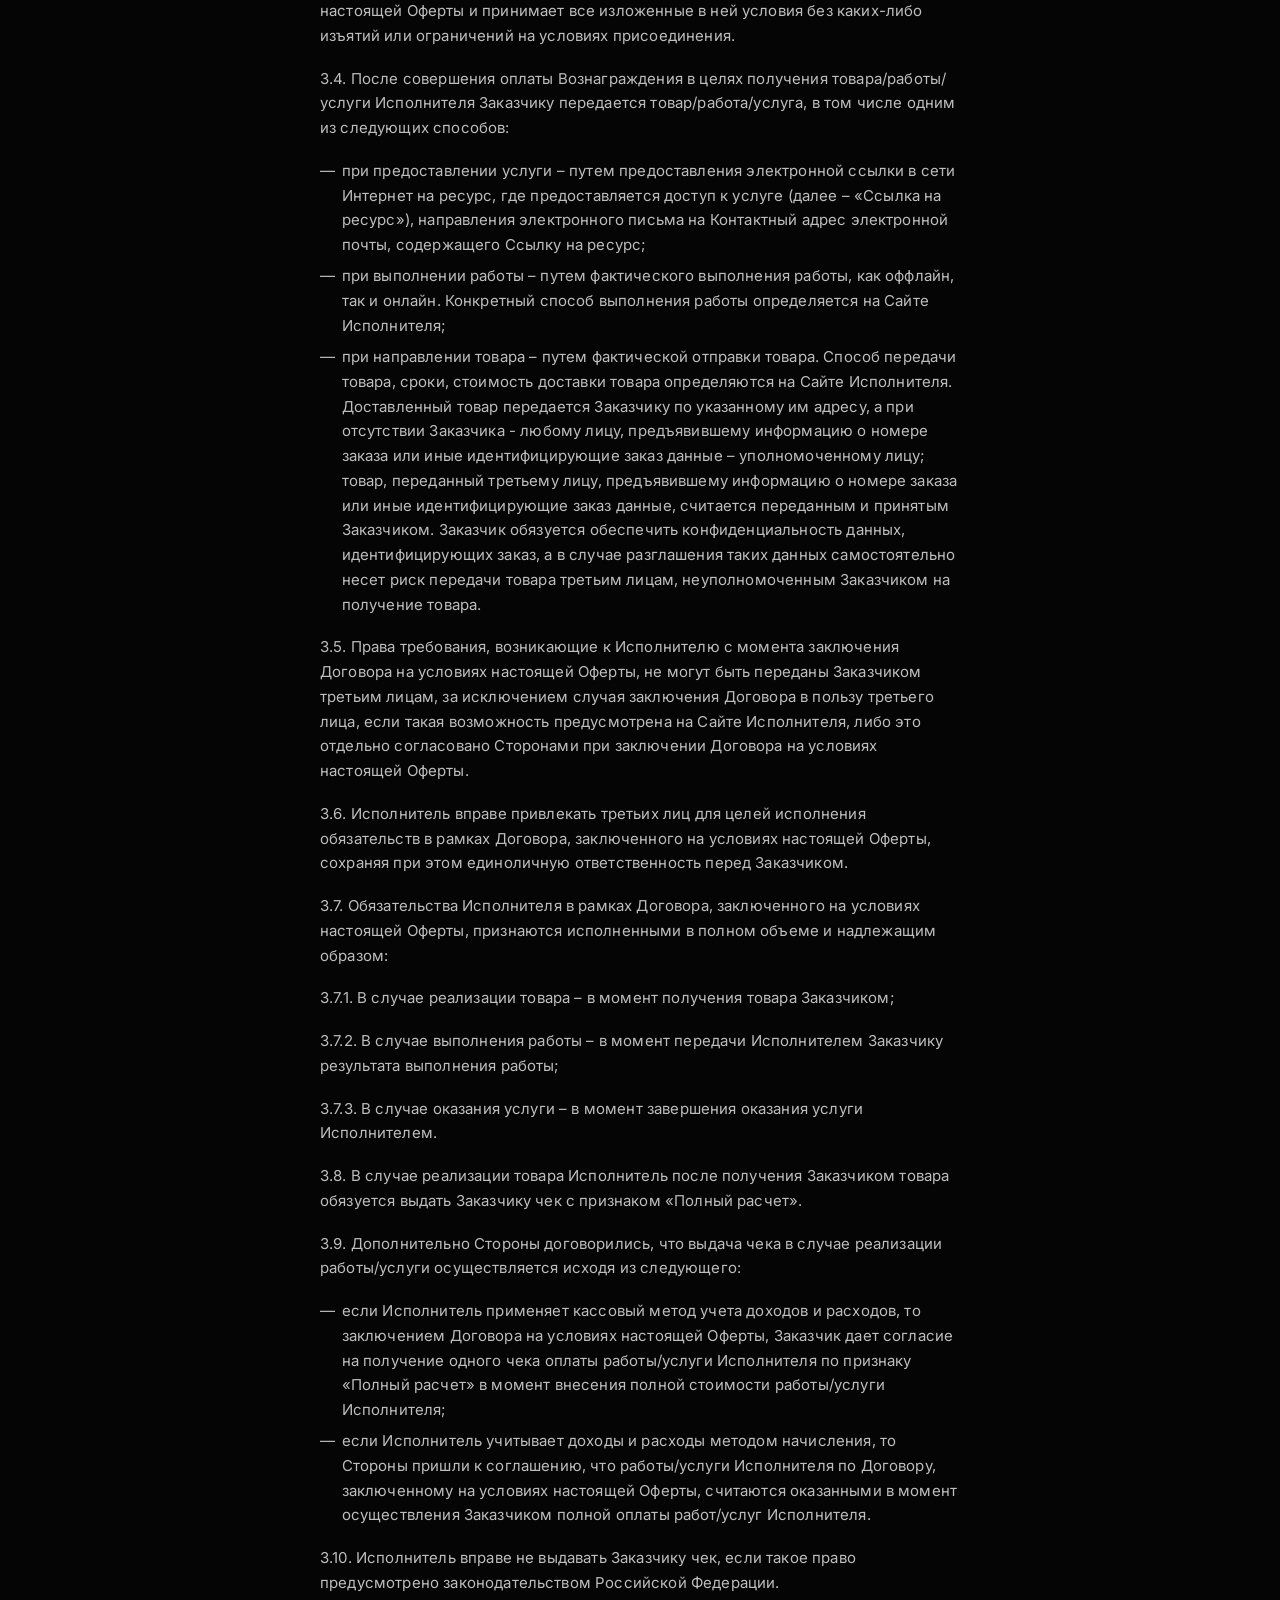
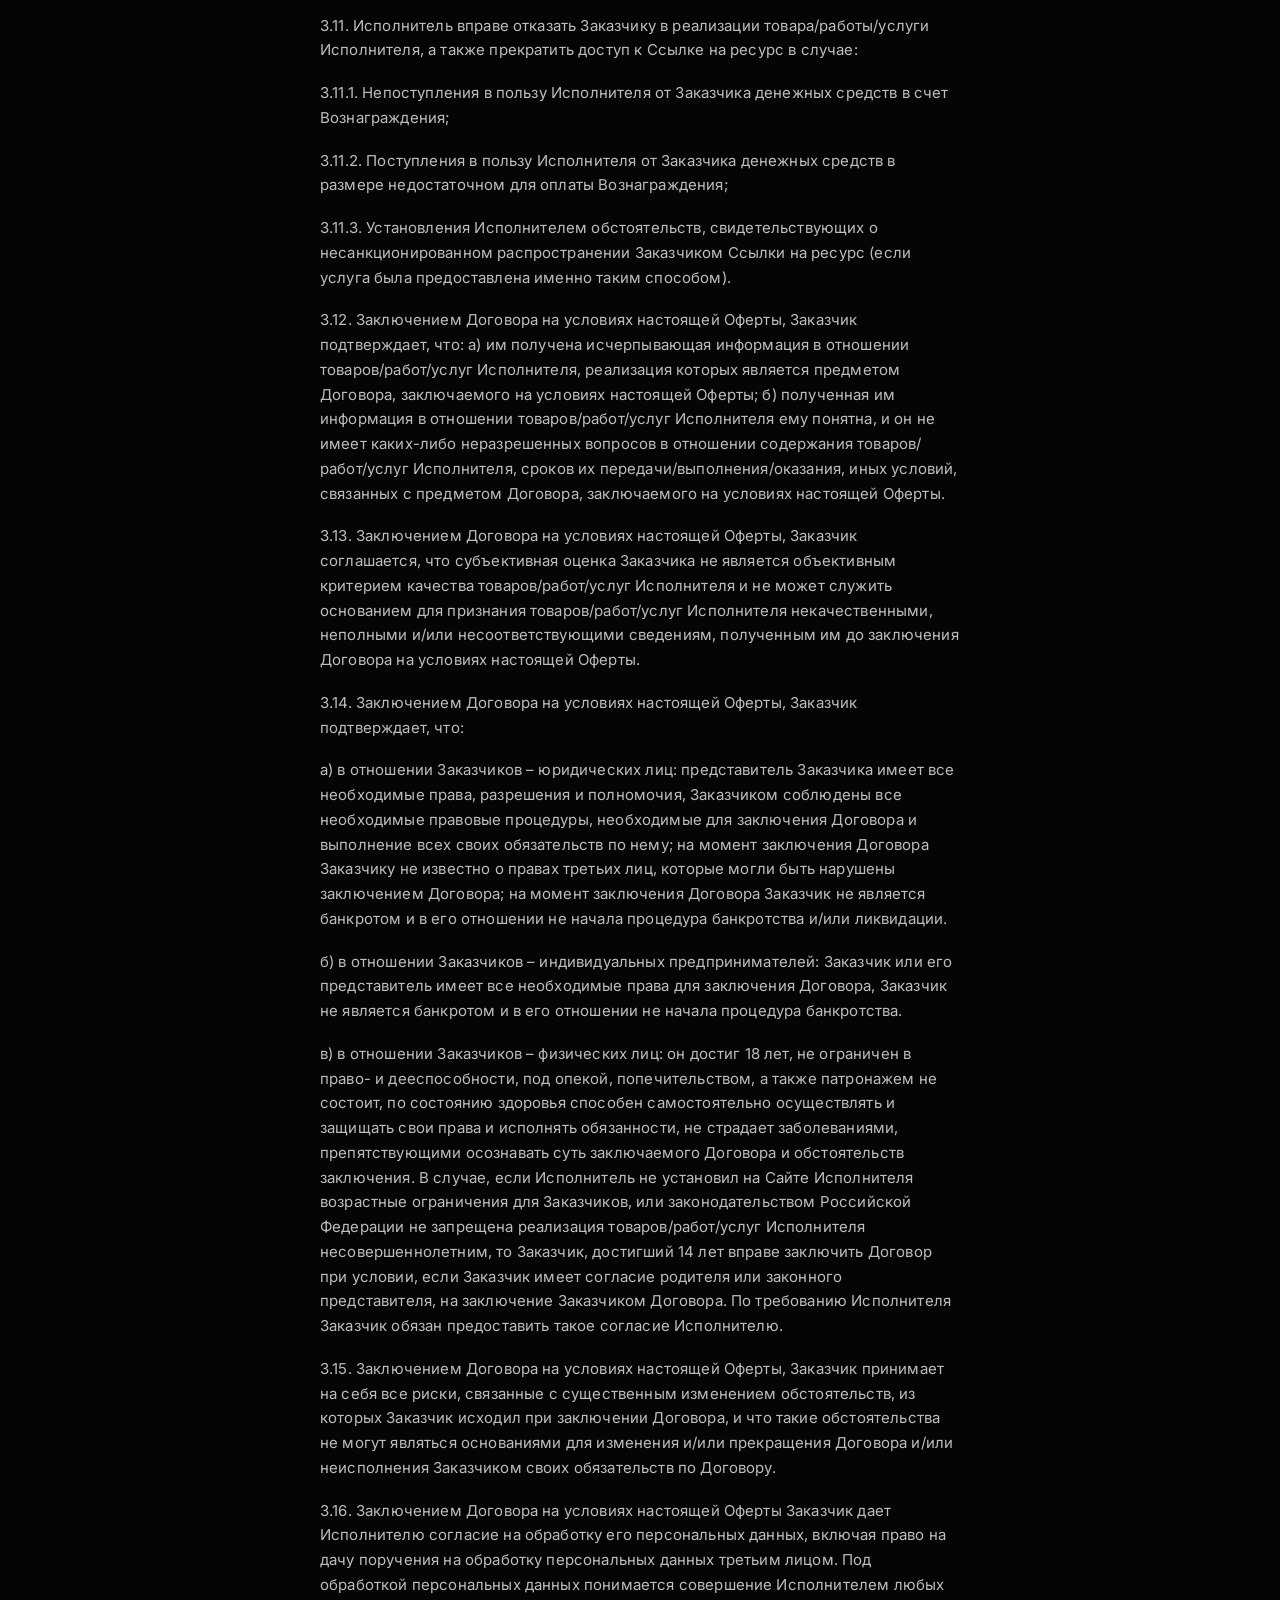
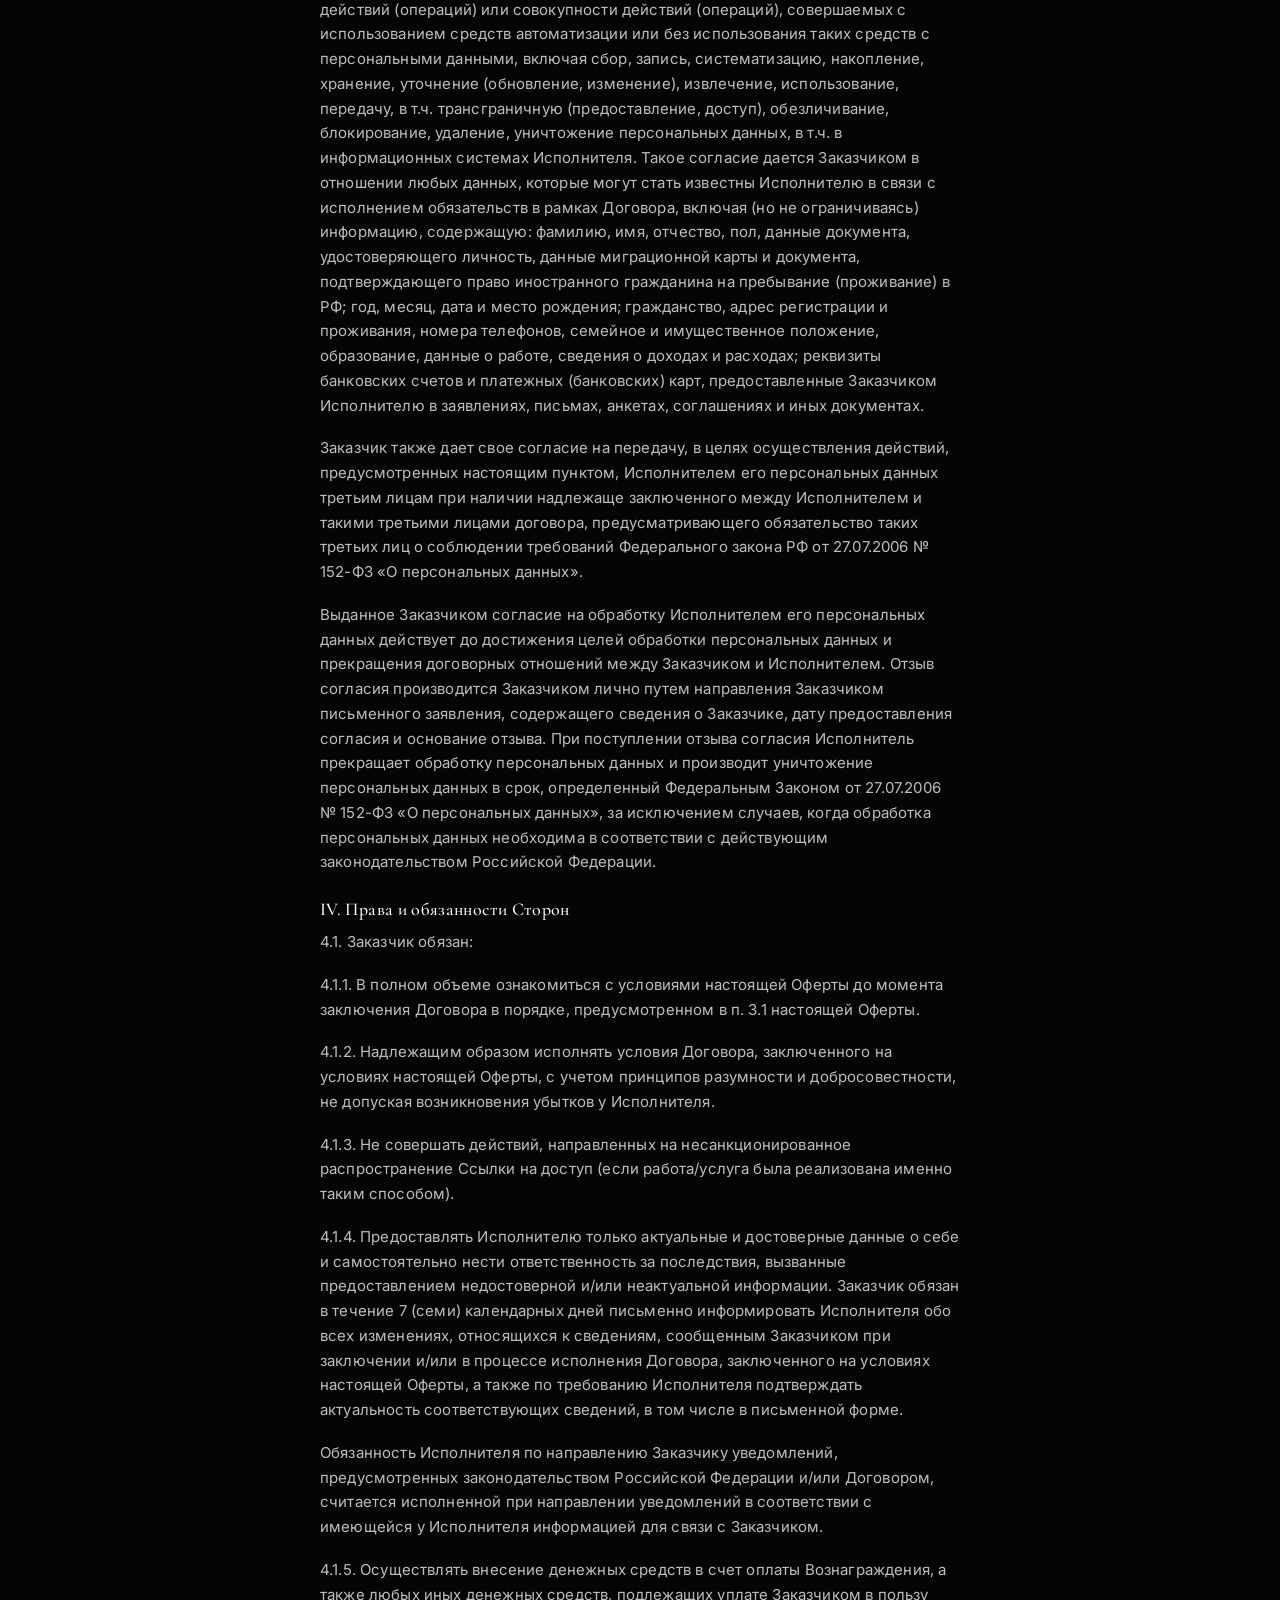
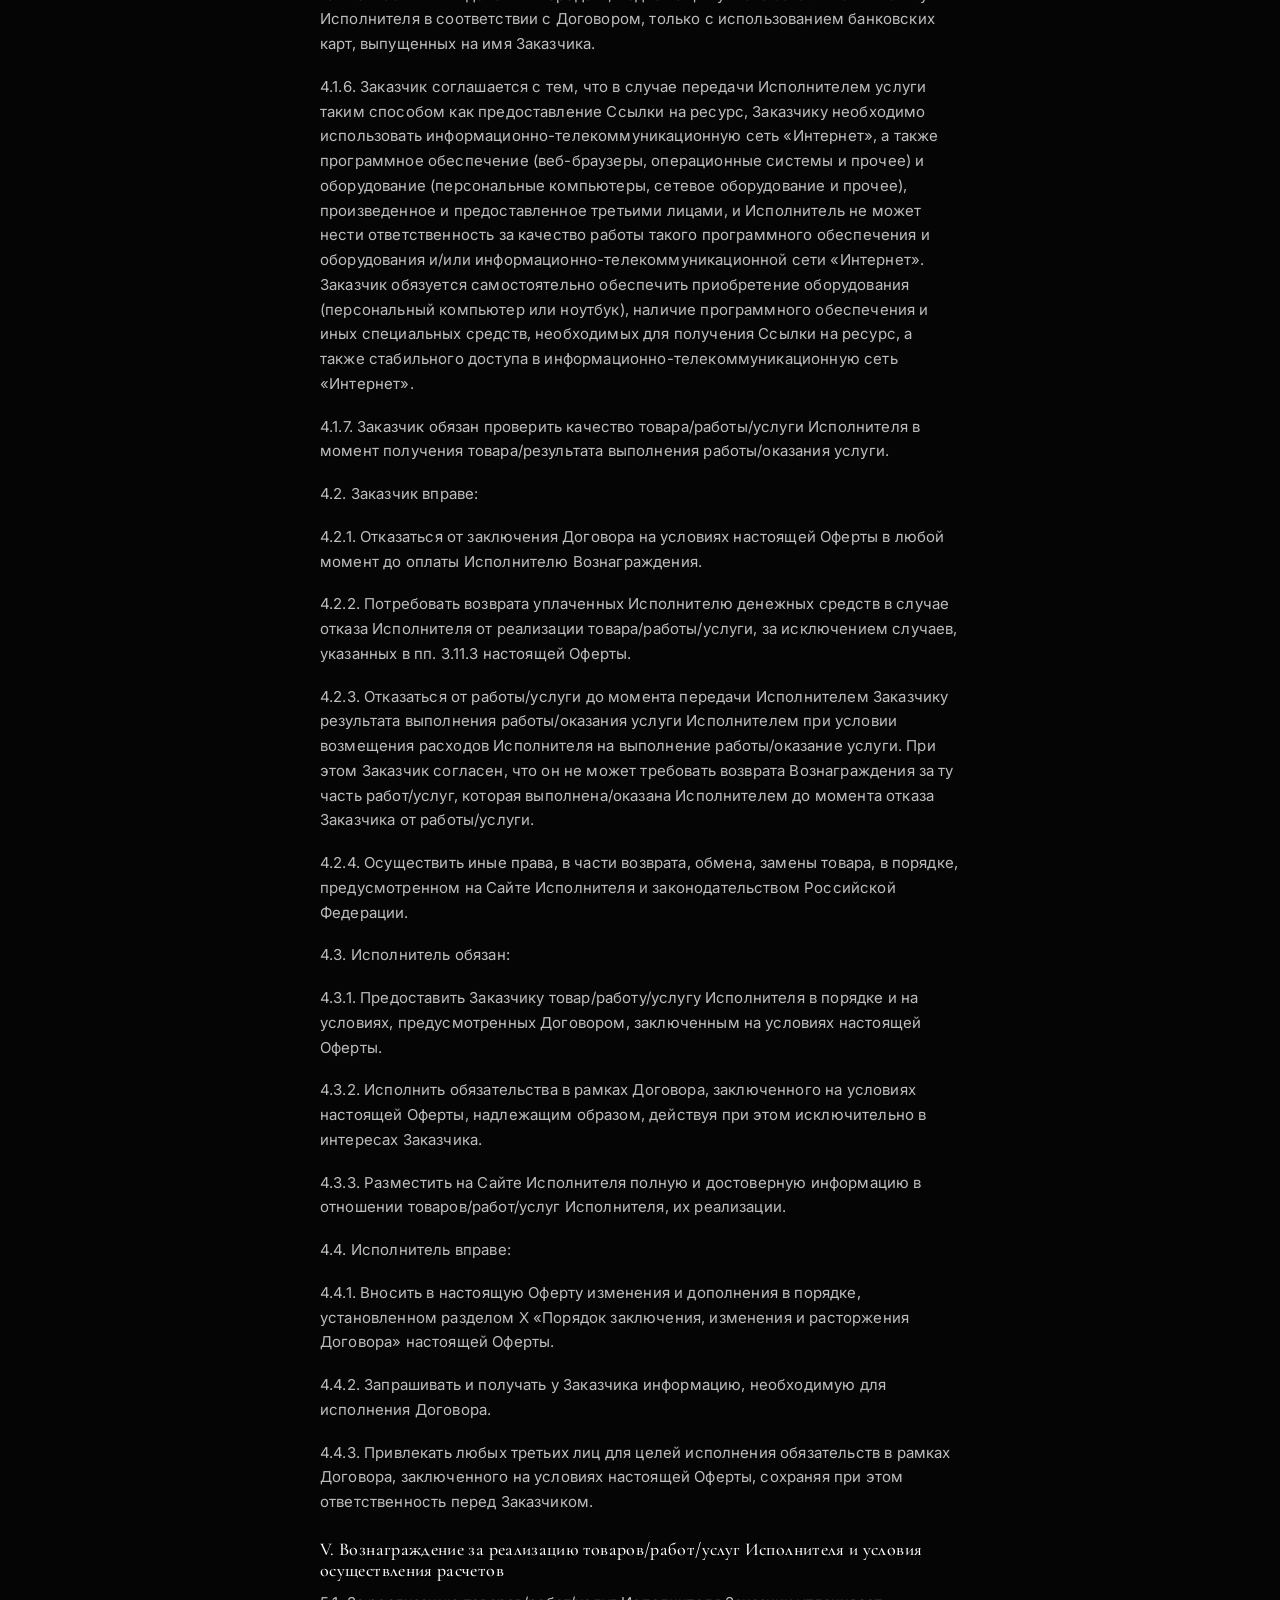
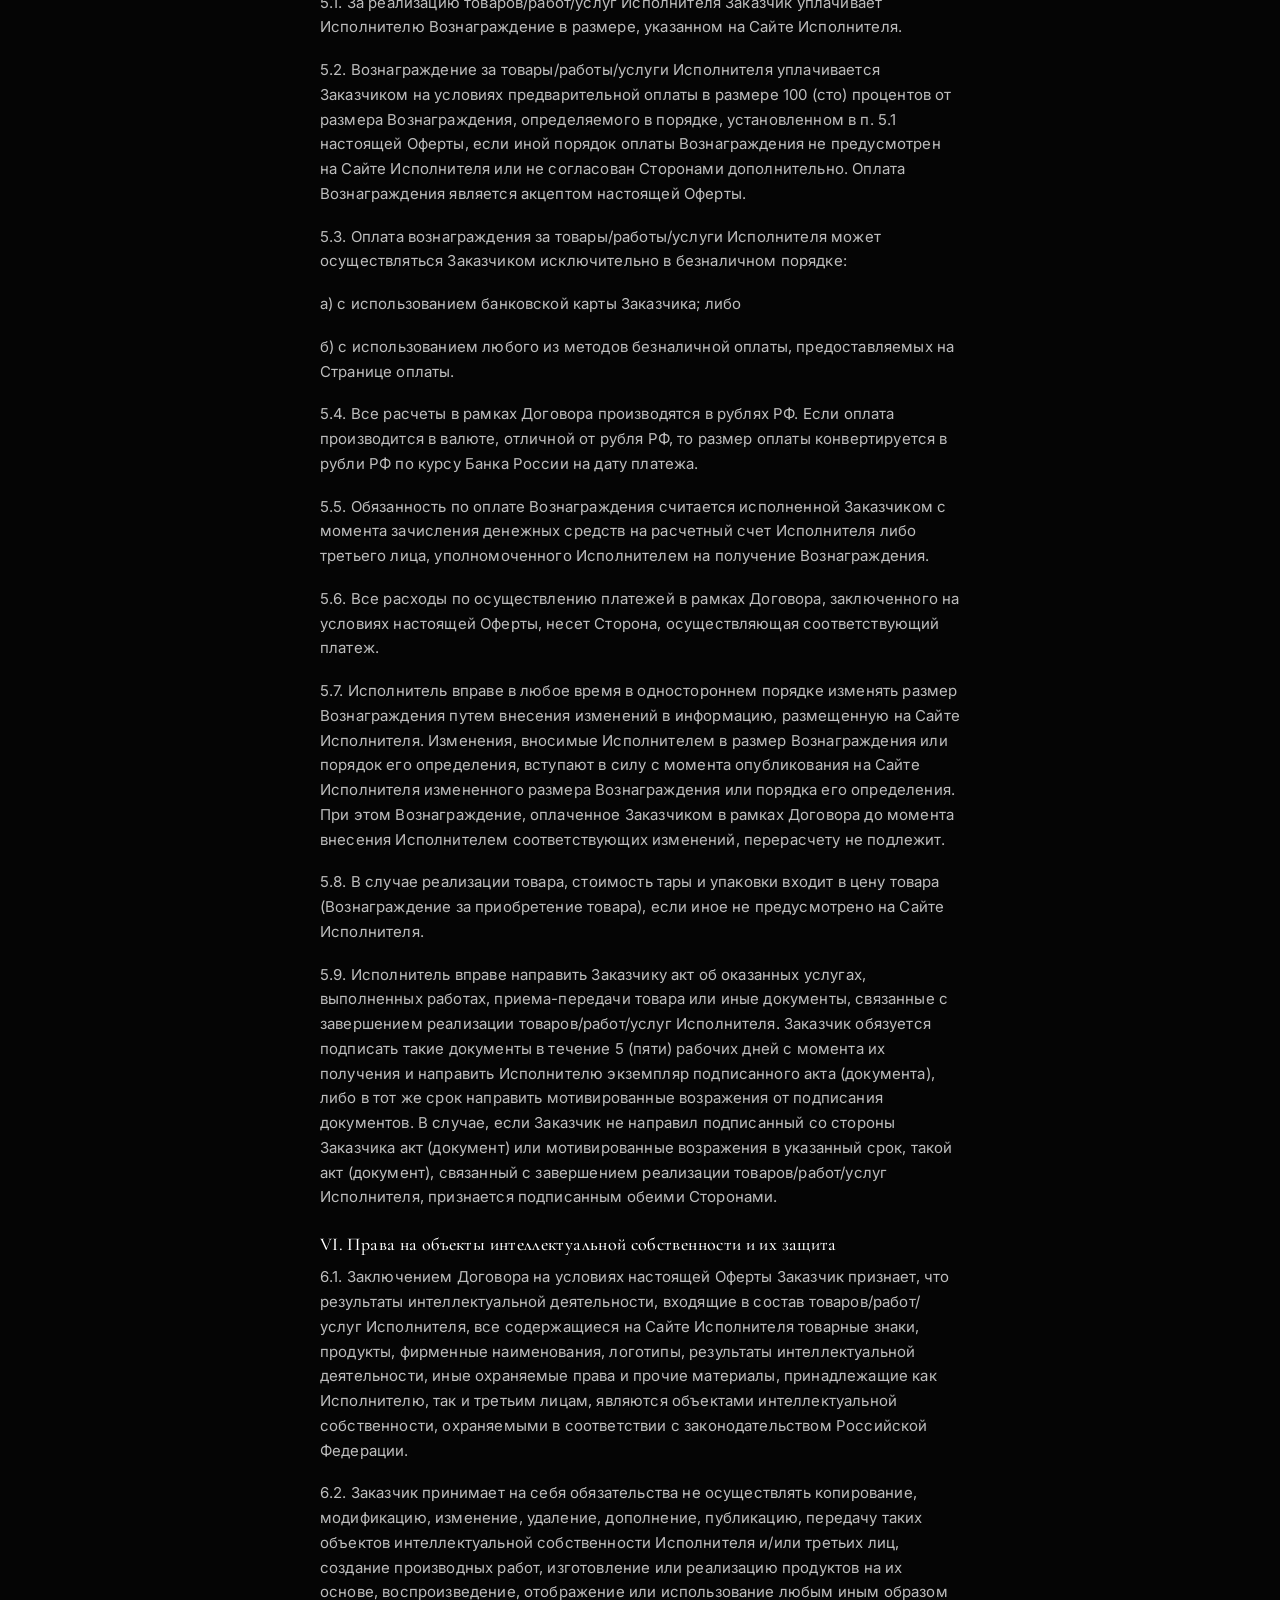
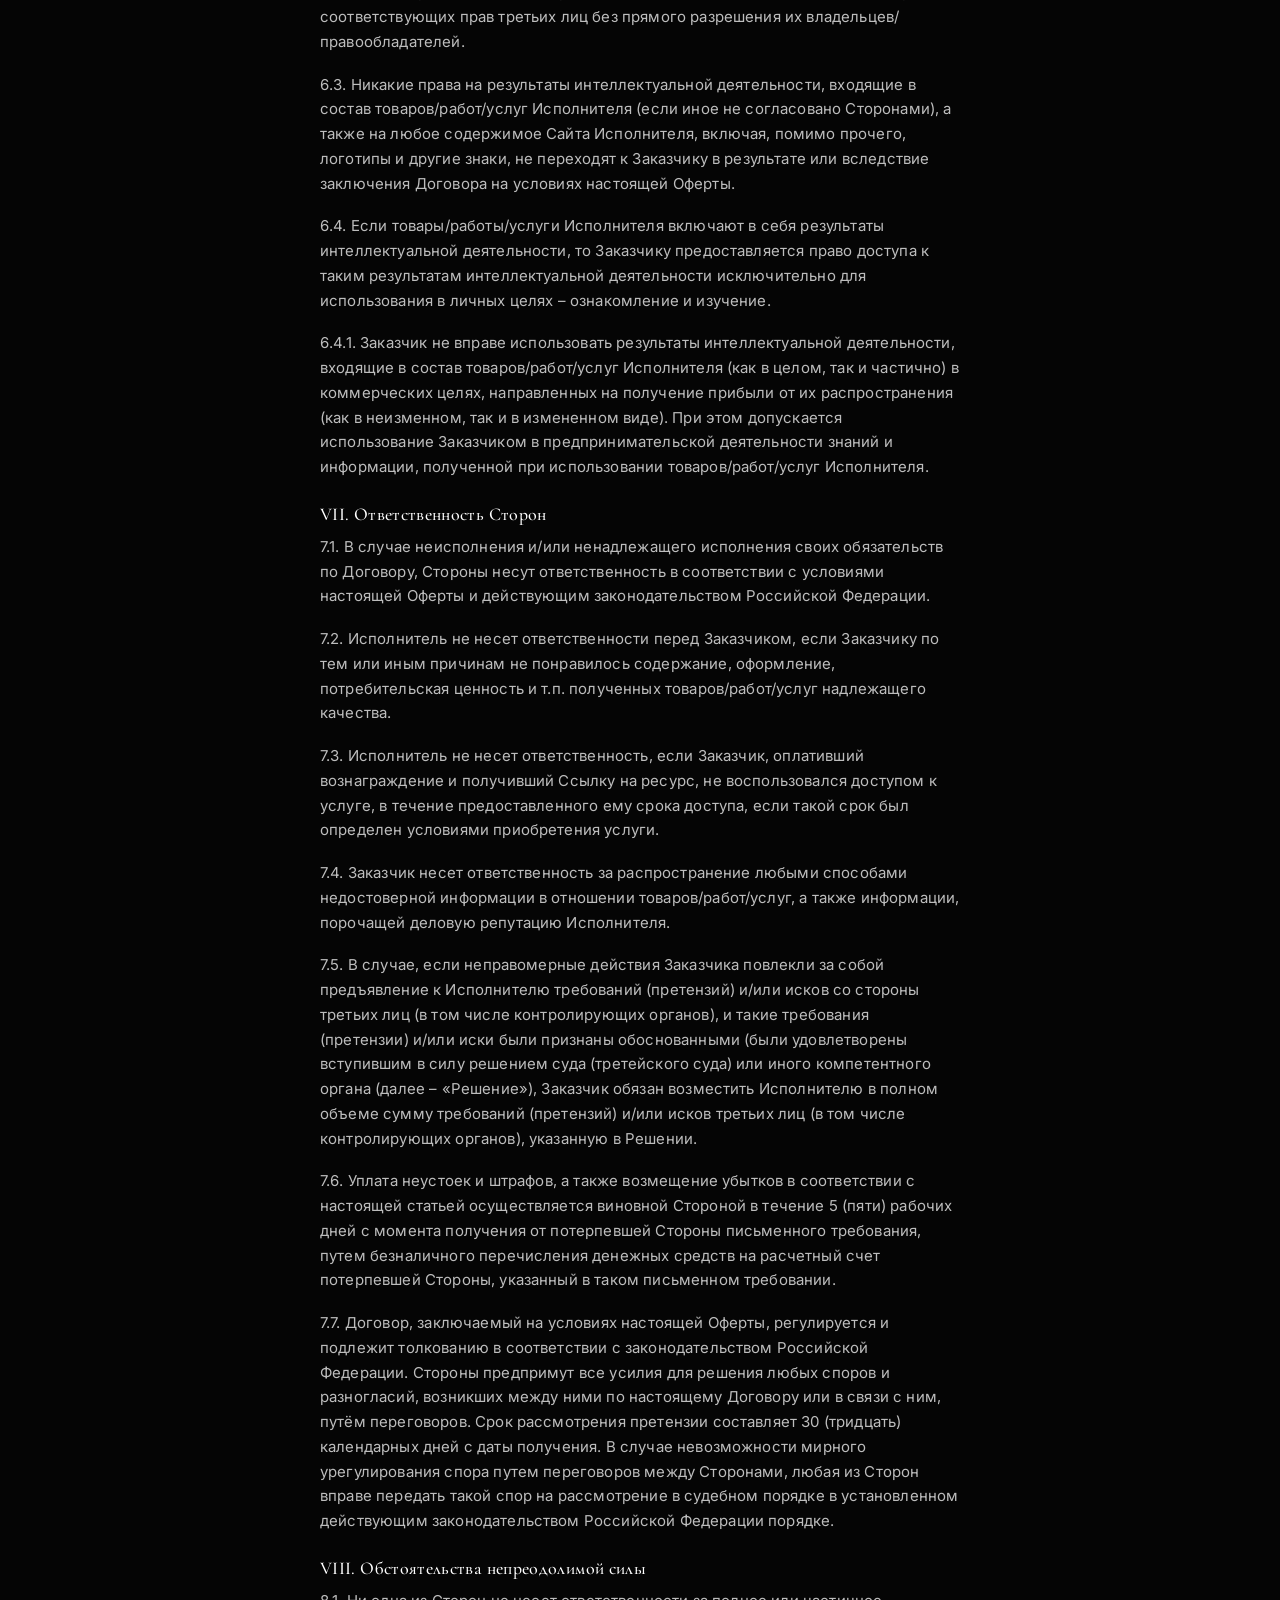
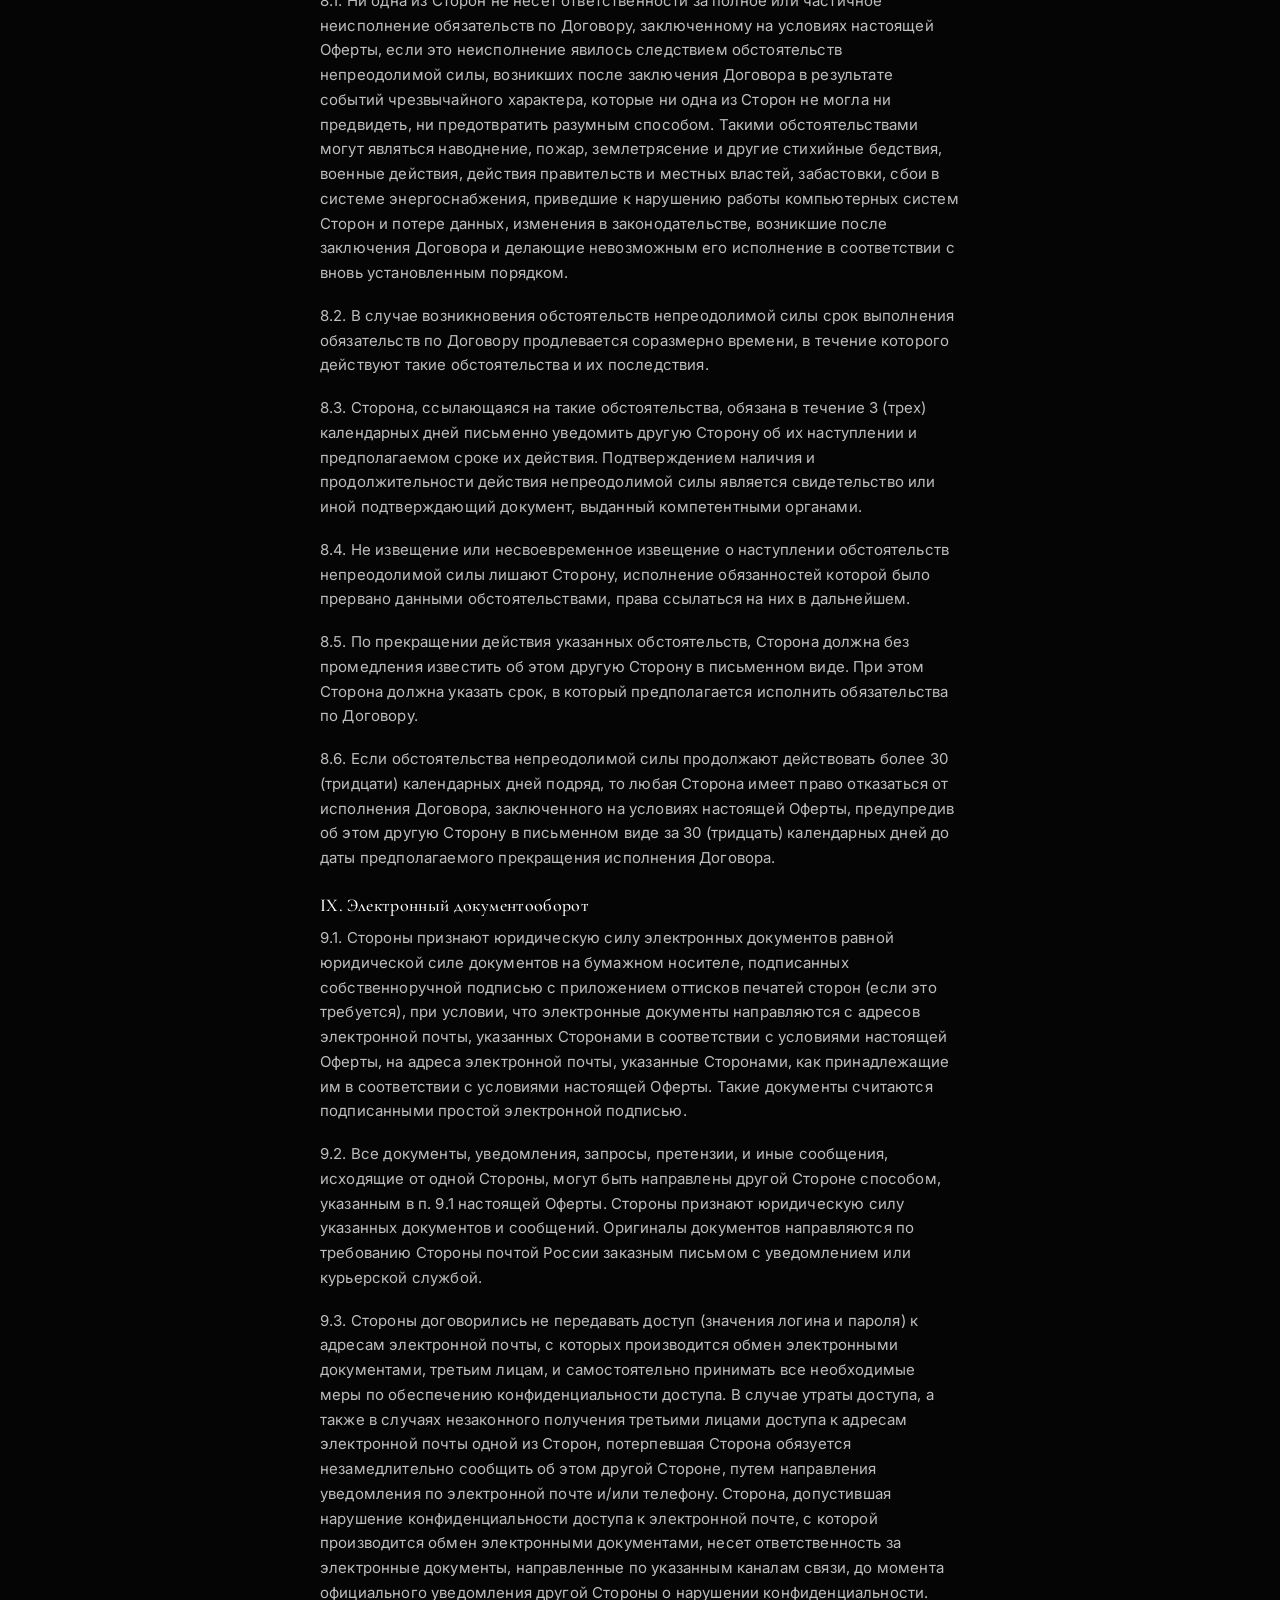
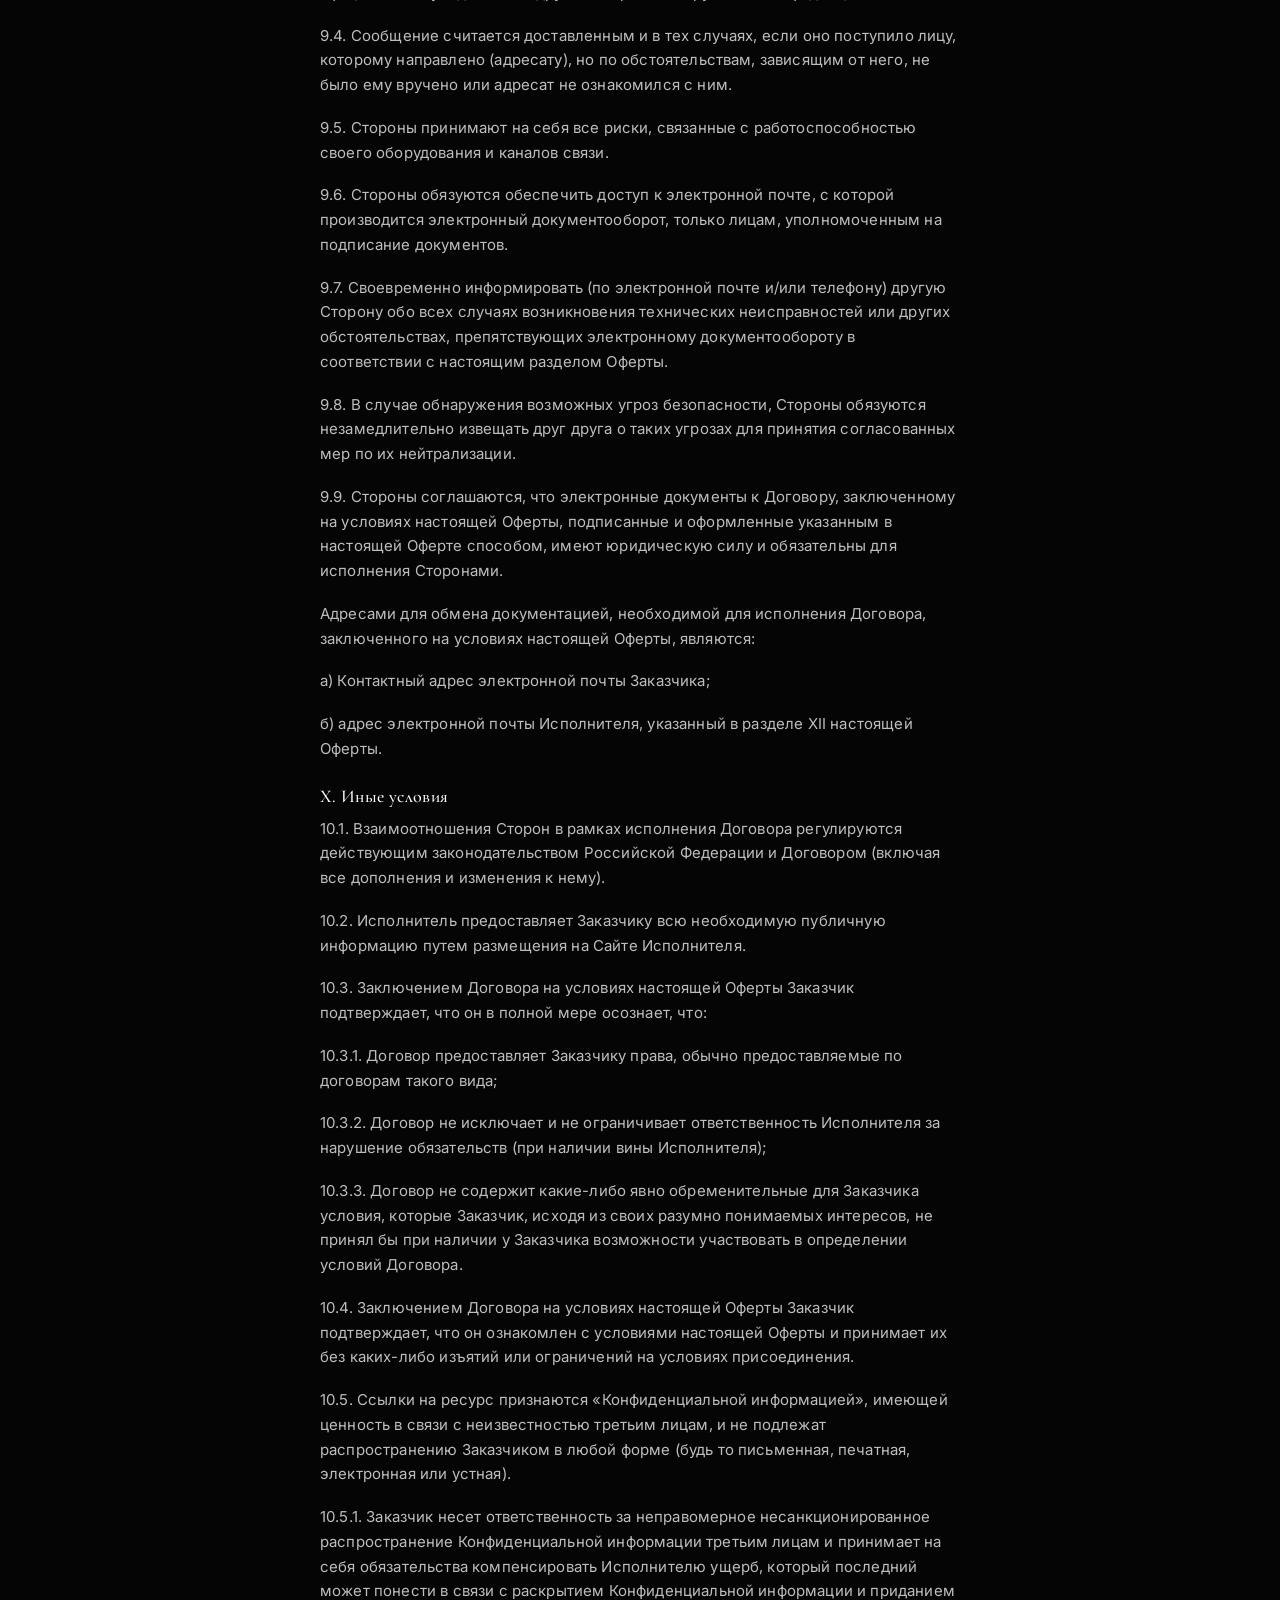
<file: offer.html>
<!DOCTYPE html>
<html lang="ru">
<head>
  <meta charset="UTF-8">
  <meta name="viewport" content="width=device-width, initial-scale=1.0, viewport-fit=cover">
  <meta name="theme-color" content="#000000">
  <meta name="description" content="Публичная оферта Ольги Грачёвой — фотографа, ретушёра, реставратора и AI‑креатора (Кимовск, Тульская область, Москва; онлайн по России).">
  <title>Публичная оферта — Ольга Грачёва</title>
  <link rel="canonical" href="https://grachevafoto.ru/offer.html">
  <meta property="og:title" content="Публичная оферта | Ольга Грачёва">
  <meta property="og:description" content="Условия оказания услуг и оплаты.">
  <meta property="og:image" content="https://grachevafoto.ru/images/preview.jpg">
  <meta property="og:image:width" content="1200">
  <meta property="og:image:height" content="630">
  <meta property="og:type" content="website">
  <meta property="og:url" content="https://grachevafoto.ru/offer.html">
  <meta name="twitter:card" content="summary_large_image">
  <link rel="preconnect" href="https://fonts.googleapis.com">
  <link rel="preconnect" href="https://fonts.gstatic.com" crossorigin>
  <link href="https://fonts.googleapis.com/css2?family=Cormorant+Garamond:ital,wght@0,400;0,500;0,600;1,400;1,500;1,600&family=Inter:wght@400;500;600&family=Playfair+Display:ital,wght@0,400;0,500;0,600;1,400&display=swap" rel="stylesheet">
  <link rel="stylesheet" href="css/style.css">
  <script src="js/script.js" defer></script>
</head>
<body>
  <div class="site-bg-parallax" aria-hidden="true"></div>

  <div class="site-top">
  <div class="announcement-bar" role="region" aria-label="Открыта предзапись на фотосессию">
    <div class="announcement-bar__track" aria-hidden="true">
      <div class="announcement-bar__marquee" data-announcement-marquee></div>
    </div>
  </div>

  <header class="site-header">
    <div class="container header-inner">
      <a class="logo" href="index.html" aria-label="Ольга Грачёва — главная страница">
        <img
          class="logo__img"
          src="images/logo-olga-gracheva.png"
          alt="Логотип фотографа Ольга Грачёва"
          width="320"
          height="80"
          decoding="async"
        >
      </a>
      <button type="button" class="nav-toggle" aria-expanded="false" aria-controls="main-navigation" aria-label="Открыть меню">
        <span class="nav-toggle-bar" aria-hidden="true"></span>
        <span class="nav-toggle-bar" aria-hidden="true"></span>
      </button>
      <nav id="main-navigation" class="main-nav" aria-label="Основная навигация">
        <ul>
          <li><a href="index.html#главная">Главная</a></li>
          <li><a href="index.html#обо-мне">Обо мне</a></li>
          <li><a href="index.html#отзывы">Отзывы</a></li>
          <li><a href="index.html#портфолио">Портфолио</a></li>
          <li><a href="index.html#услуги">Услуги</a></li>
          <li><a href="index.html#контакты">Контакты</a></li>
          <li class="main-nav__item--more">
            <button type="button" class="main-nav__more-btn" aria-haspopup="true">
              Ещё
            </button>
            <ul class="main-nav__dropdown" aria-label="Ещё">
              <li><a href="index.html#ии-портфолио">AI‑портфолио</a></li>
              <li><a href="index.html#до-после">До / После</a></li>
              <li><a href="index.html#реставрация">Реставрация</a></li>
              <li><a href="client.html">Клиентам</a></li>
            </ul>
          </li>
        </ul>
      </nav>
    </div>
  </header>
  </div>

  <main>
    <section class="legal-section" aria-labelledby="offer-page-title">
      <div class="container">
        <article class="legal-doc">
          <h1 id="offer-page-title">ПУБЛИЧНАЯ ОФЕРТА</h1>
          <h2>О реализации товаров/работ/услуг</h2>
          <p>Дата вступления в силу «16» апреля 2026 г.</p>
          <p>город Кимовск</p>

          <p>
            Изложенный ниже текст условий является адресованным юридическим лицам или физическим лицам, в том числе зарегистрированным в качестве индивидуального предпринимателя или плательщика налога на профессиональный доход (далее – «Заказчик»), официальным публичным предложением (публичной офертой) Самозанятой Грачёвой Ольги Геннадьевны (далее – «Исполнитель») заключить Договор о реализации товаров/работ/услуг (далее – «Договор») в соответствии с п. 2 ст. 437 Гражданского кодекса Российской Федерации.
          </p>
          <p>
            Договор считается заключенным и приобретает силу с момента совершения Заказчиком действий, предусмотренных в настоящей публичной оферте (далее – «Оферта») и означающих безоговорочное принятие Заказчиком всех условий настоящей Оферты без каких-либо изъятий или ограничений на условиях присоединения. Совершение указанных в настоящей Оферте действий является подтверждением согласия Заказчика заключить Договор на условиях, в порядке и объеме, изложенных в настоящей Оферте.
          </p>
          <p>
            Актуальный текст настоящей Оферты (с Приложениями и дополнениями к ней при их наличии) размещен на Сайте Исполнителя и/или на Странице оплаты. Приложения и дополнения к настоящей Оферте являются ее неотъемлемыми частями.
          </p>

          <h3>I. Термины и определения</h3>
          <p><strong>Договор</strong> – договор о реализации товаров/работ/услуг Исполнителя, заключаемый между Заказчиком и Исполнителем на условиях, в порядке и объеме, изложенных в настоящей Оферте. Под реализацией понимается продажа/выполнение/оказание товаров/работ/услуг соответственно.</p>
          <p><strong>Товары/работы/услуги</strong> – товары/работы/услуги Исполнителя, которые приобретает Заказчик, описание, состав, сведения о содержании которых размещены на Сайте Исполнителя.</p>
          <p><strong>Заказчик</strong> – юридическое лицо или физическое лицо, в том числе зарегистрированное в качестве индивидуального предпринимателя или плательщика налога на профессиональный доход, заинтересованное в получении товаров/работ/услуг, и осуществившее действия, направленные на заключение Договора на условиях настоящей Оферты.</p>
          <p><strong>Сайт Исполнителя</strong> – сайт, информационный ресурс, паблик, группа, страница, канал, размещенный в информационно-телекоммуникационной сети «Интернет» по электронному адресу: https://grachevafoto.ru, содержащий информацию о товарах/работах/услугах Исполнителя.</p>
          <p><strong>Стороны</strong> – Исполнитель и Заказчик.</p>
          <p><strong>Страница оплаты</strong> – страница сайта в сети информационно-телекоммуникационной сети «Интернет», предназначенная для осуществления платежей в целях оплаты за приобретаемые Заказчиком товары/работы/услуги Исполнителя.</p>
          <p><strong>Ссылка на ресурс</strong> – путь перехода на информационный ресурс, в том числе сайт в информационно-телекоммуникационной сети «Интернет», на котором Заказчику предоставляется доступ к услуге Исполнителя.</p>
          <p><strong>Контактный адрес электронной почты</strong> – адрес электронной почты Заказчика, указываемый последним при осуществлении действий, направленных на приобретение товаров/работ/услуг Исполнителя, используемый Исполнителем в целях взаимодействия с Заказчиком в целях исполнения Договора, заключенного на условиях настоящей Оферты. Заказчик гарантирует, что Контактный адрес электронной почты: (а) принадлежит Заказчику и никакое третье лицо не имеет доступа к содержимому электронных сообщений, поступающих на Контактный адрес электронной почты; (б) все электронные сообщения, отправляемые с Контактного адреса электронной почты, отправляются и инициируются исключительно Заказчиком.</p>
          <p>В случае если текст настоящей Оферты не содержит однозначного толкования какого-либо термина, Заказчик обязуется руководствоваться в первую очередь толкованиями, приведенными на Сайте Исполнителя.</p>

          <h3>II. Предмет Договора</h3>
          <p>2.1. Предметом Договора, заключаемого Заказчиком путем акцепта настоящей Оферты через совершение конклюдентных действий, предусмотренных настоящей Офертой, является реализация Исполнителем Заказчику товаров/работ/услуг Исполнителя, в порядке, в сроки и на условиях, установленных настоящей Офертой.</p>
          <p>2.2. За получение товаров/работ/услуг Исполнителя Заказчик уплачивает Исполнителю вознаграждение в размере и порядке, предусмотренных разделом V настоящей Оферты.</p>
          <p>2.3. Подробная информация о товарах/работах/услугах Исполнителя, в том числе описание, сроки реализации, стоимость, тарифы и их содержание (в случае наличия тарифов), иная информация, необходимая для реализации товаров/работ/услуг Исполнителя, размещаются на Сайте Исполнителя.</p>

          <h3>III. Заключение Договора и общие условия реализации товаров/работ/услуг Исполнителя</h3>
          <p>3.1. Заказчик считается присоединившимся к условиям настоящей Оферты, а Договор в отношении такого Заказчика — заключенным, с момента оплаты Заказчиком вознаграждения за приобретаемые товары/работы/услуги Исполнителя (далее – «Вознаграждение»).</p>
          <p>3.2. В целях заключения Договора на условиях настоящей Оферты Заказчик осуществляет оплату Вознаграждения Исполнителю в рамках Договора в следующем порядке:</p>
          <p>3.2.1. После ознакомления с описанием товаров/работ/услуг Исполнителя, иными условиями, размещенными на Сайте Исполнителя, текстом настоящей Оферты, Заказчик выбирает товар/работу/услугу Исполнителя и переходит к оплате товара/работы/услуги Исполнителя.</p>
          <p>3.2.2. Для совершения оплаты Заказчик направляется на Страницу оплаты, где заполняет форму оплаты с указанием данных, затребованных в форме. Такими данными могут быть:</p>
          <ul class="legal-doc__list">
            <li>фамилия, имя и отчество Заказчика (представителя Заказчика – юридического лица);</li>
            <li>номер мобильного телефона;</li>
            <li>Контактный адрес электронной почты;</li>
            <li>иные данные.</li>
          </ul>
          <p>Заказчик несет единоличную ответственность за достоверность и актуальность информации, указанной Заказчиком при заполнении формы оплаты.</p>
          <p>3.3. Осуществлением действий, предусмотренных п. 3.2 настоящей Оферты (включая все подпункты), Заказчик подтверждает, что он ознакомлен с условиями настоящей Оферты и принимает все изложенные в ней условия без каких-либо изъятий или ограничений на условиях присоединения.</p>
          <p>3.4. После совершения оплаты Вознаграждения в целях получения товара/работы/услуги Исполнителя Заказчику передается товар/работа/услуга, в том числе одним из следующих способов:</p>
          <ul class="legal-doc__list">
            <li>при предоставлении услуги – путем предоставления электронной ссылки в сети Интернет на ресурс, где предоставляется доступ к услуге (далее – «Ссылка на ресурс»), направления электронного письма на Контактный адрес электронной почты, содержащего Ссылку на ресурс;</li>
            <li>при выполнении работы – путем фактического выполнения работы, как оффлайн, так и онлайн. Конкретный способ выполнения работы определяется на Сайте Исполнителя;</li>
            <li>при направлении товара – путем фактической отправки товара. Способ передачи товара, сроки, стоимость доставки товара определяются на Сайте Исполнителя. Доставленный товар передается Заказчику по указанному им адресу, а при отсутствии Заказчика - любому лицу, предъявившему информацию о номере заказа или иные идентифицирующие заказ данные – уполномоченному лицу; товар, переданный третьему лицу, предъявившему информацию о номере заказа или иные идентифицирующие заказ данные, считается переданным и принятым Заказчиком. Заказчик обязуется обеспечить конфиденциальность данных, идентифицирующих заказ, а в случае разглашения таких данных самостоятельно несет риск передачи товара третьим лицам, неуполномоченным Заказчиком на получение товара.</li>
          </ul>
          <p>3.5. Права требования, возникающие к Исполнителю с момента заключения Договора на условиях настоящей Оферты, не могут быть переданы Заказчиком третьим лицам, за исключением случая заключения Договора в пользу третьего лица, если такая возможность предусмотрена на Сайте Исполнителя, либо это отдельно согласовано Сторонами при заключении Договора на условиях настоящей Оферты.</p>
          <p>3.6. Исполнитель вправе привлекать третьих лиц для целей исполнения обязательств в рамках Договора, заключенного на условиях настоящей Оферты, сохраняя при этом единоличную ответственность перед Заказчиком.</p>
          <p>3.7. Обязательства Исполнителя в рамках Договора, заключенного на условиях настоящей Оферты, признаются исполненными в полном объеме и надлежащим образом:</p>
          <p>3.7.1. В случае реализации товара – в момент получения товара Заказчиком;</p>
          <p>3.7.2. В случае выполнения работы – в момент передачи Исполнителем Заказчику результата выполнения работы;</p>
          <p>3.7.3. В случае оказания услуги – в момент завершения оказания услуги Исполнителем.</p>
          <p>3.8. В случае реализации товара Исполнитель после получения Заказчиком товара обязуется выдать Заказчику чек с признаком «Полный расчет».</p>
          <p>3.9. Дополнительно Стороны договорились, что выдача чека в случае реализации работы/услуги осуществляется исходя из следующего:</p>
          <ul class="legal-doc__list">
            <li>если Исполнитель применяет кассовый метод учета доходов и расходов, то заключением Договора на условиях настоящей Оферты, Заказчик дает согласие на получение одного чека оплаты работы/услуги Исполнителя по признаку «Полный расчет» в момент внесения полной стоимости работы/услуги Исполнителя;</li>
            <li>если Исполнитель учитывает доходы и расходы методом начисления, то Стороны пришли к соглашению, что работы/услуги Исполнителя по Договору, заключенному на условиях настоящей Оферты, считаются оказанными в момент осуществления Заказчиком полной оплаты работ/услуг Исполнителя.</li>
          </ul>
          <p>3.10. Исполнитель вправе не выдавать Заказчику чек, если такое право предусмотрено законодательством Российской Федерации.</p>
          <p>3.11. Исполнитель вправе отказать Заказчику в реализации товара/работы/услуги Исполнителя, а также прекратить доступ к Ссылке на ресурс в случае:</p>
          <p>3.11.1. Непоступления в пользу Исполнителя от Заказчика денежных средств в счет Вознаграждения;</p>
          <p>3.11.2. Поступления в пользу Исполнителя от Заказчика денежных средств в размере недостаточном для оплаты Вознаграждения;</p>
          <p>3.11.3. Установления Исполнителем обстоятельств, свидетельствующих о несанкционированном распространении Заказчиком Ссылки на ресурс (если услуга была предоставлена именно таким способом).</p>
          <p>3.12. Заключением Договора на условиях настоящей Оферты, Заказчик подтверждает, что: а) им получена исчерпывающая информация в отношении товаров/работ/услуг Исполнителя, реализация которых является предметом Договора, заключаемого на условиях настоящей Оферты; б) полученная им информация в отношении товаров/работ/услуг Исполнителя ему понятна, и он не имеет каких-либо неразрешенных вопросов в отношении содержания товаров/работ/услуг Исполнителя, сроков их передачи/выполнения/оказания, иных условий, связанных с предметом Договора, заключаемого на условиях настоящей Оферты.</p>
          <p>3.13. Заключением Договора на условиях настоящей Оферты, Заказчик соглашается, что субъективная оценка Заказчика не является объективным критерием качества товаров/работ/услуг Исполнителя и не может служить основанием для признания товаров/работ/услуг Исполнителя некачественными, неполными и/или несоответствующими сведениям, полученным им до заключения Договора на условиях настоящей Оферты.</p>
          <p>3.14. Заключением Договора на условиях настоящей Оферты, Заказчик подтверждает, что:</p>
          <p>а) в отношении Заказчиков – юридических лиц: представитель Заказчика имеет все необходимые права, разрешения и полномочия, Заказчиком соблюдены все необходимые правовые процедуры, необходимые для заключения Договора и выполнение всех своих обязательств по нему; на момент заключения Договора Заказчику не известно о правах третьих лиц, которые могли быть нарушены заключением Договора; на момент заключения Договора Заказчик не является банкротом и в его отношении не начала процедура банкротства и/или ликвидации.</p>
          <p>б) в отношении Заказчиков – индивидуальных предпринимателей: Заказчик или его представитель имеет все необходимые права для заключения Договора, Заказчик не является банкротом и в его отношении не начала процедура банкротства.</p>
          <p>в) в отношении Заказчиков – физических лиц: он достиг 18 лет, не ограничен в право- и дееспособности, под опекой, попечительством, а также патронажем не состоит, по состоянию здоровья способен самостоятельно осуществлять и защищать свои права и исполнять обязанности, не страдает заболеваниями, препятствующими осознавать суть заключаемого Договора и обстоятельств заключения. В случае, если Исполнитель не установил на Сайте Исполнителя возрастные ограничения для Заказчиков, или законодательством Российской Федерации не запрещена реализация товаров/работ/услуг Исполнителя несовершеннолетним, то Заказчик, достигший 14 лет вправе заключить Договор при условии, если Заказчик имеет согласие родителя или законного представителя, на заключение Заказчиком Договора. По требованию Исполнителя Заказчик обязан предоставить такое согласие Исполнителю.</p>
          <p>3.15. Заключением Договора на условиях настоящей Оферты, Заказчик принимает на себя все риски, связанные с существенным изменением обстоятельств, из которых Заказчик исходил при заключении Договора, и что такие обстоятельства не могут являться основаниями для изменения и/или прекращения Договора и/или неисполнения Заказчиком своих обязательств по Договору.</p>
          <p>3.16. Заключением Договора на условиях настоящей Оферты Заказчик дает Исполнителю согласие на обработку его персональных данных, включая право на дачу поручения на обработку персональных данных третьим лицом. Под обработкой персональных данных понимается совершение Исполнителем любых действий (операций) или совокупности действий (операций), совершаемых с использованием средств автоматизации или без использования таких средств с персональными данными, включая сбор, запись, систематизацию, накопление, хранение, уточнение (обновление, изменение), извлечение, использование, передачу, в т.ч. трансграничную (предоставление, доступ), обезличивание, блокирование, удаление, уничтожение персональных данных, в т.ч. в информационных системах Исполнителя. Такое согласие дается Заказчиком в отношении любых данных, которые могут стать известны Исполнителю в связи с исполнением обязательств в рамках Договора, включая (но не ограничиваясь) информацию, содержащую: фамилию, имя, отчество, пол, данные документа, удостоверяющего личность, данные миграционной карты и документа, подтверждающего право иностранного гражданина на пребывание (проживание) в РФ; год, месяц, дата и место рождения; гражданство, адрес регистрации и проживания, номера телефонов, семейное и имущественное положение, образование, данные о работе, сведения о доходах и расходах; реквизиты банковских счетов и платежных (банковских) карт, предоставленные Заказчиком Исполнителю в заявлениях, письмах, анкетах, соглашениях и иных документах.</p>
          <p>Заказчик также дает свое согласие на передачу, в целях осуществления действий, предусмотренных настоящим пунктом, Исполнителем его персональных данных третьим лицам при наличии надлежаще заключенного между Исполнителем и такими третьими лицами договора, предусматривающего обязательство таких третьих лиц о соблюдении требований Федерального закона РФ от 27.07.2006 № 152-ФЗ «О персональных данных».</p>
          <p>Выданное Заказчиком согласие на обработку Исполнителем его персональных данных действует до достижения целей обработки персональных данных и прекращения договорных отношений между Заказчиком и Исполнителем. Отзыв согласия производится Заказчиком лично путем направления Заказчиком письменного заявления, содержащего сведения о Заказчике, дату предоставления согласия и основание отзыва. При поступлении отзыва согласия Исполнитель прекращает обработку персональных данных и производит уничтожение персональных данных в срок, определенный Федеральным Законом от 27.07.2006 № 152-ФЗ «О персональных данных», за исключением случаев, когда обработка персональных данных необходима в соответствии с действующим законодательством Российской Федерации.</p>

          <h3>IV. Права и обязанности Сторон</h3>
          <p>4.1. Заказчик обязан:</p>
          <p>4.1.1. В полном объеме ознакомиться с условиями настоящей Оферты до момента заключения Договора в порядке, предусмотренном в п. 3.1 настоящей Оферты.</p>
          <p>4.1.2. Надлежащим образом исполнять условия Договора, заключенного на условиях настоящей Оферты, с учетом принципов разумности и добросовестности, не допуская возникновения убытков у Исполнителя.</p>
          <p>4.1.3. Не совершать действий, направленных на несанкционированное распространение Ссылки на доступ (если работа/услуга была реализована именно таким способом).</p>
          <p>4.1.4. Предоставлять Исполнителю только актуальные и достоверные данные о себе и самостоятельно нести ответственность за последствия, вызванные предоставлением недостоверной и/или неактуальной информации. Заказчик обязан в течение 7 (семи) календарных дней письменно информировать Исполнителя обо всех изменениях, относящихся к сведениям, сообщенным Заказчиком при заключении и/или в процессе исполнения Договора, заключенного на условиях настоящей Оферты, а также по требованию Исполнителя подтверждать актуальность соответствующих сведений, в том числе в письменной форме.</p>
          <p>Обязанность Исполнителя по направлению Заказчику уведомлений, предусмотренных законодательством Российской Федерации и/или Договором, считается исполненной при направлении уведомлений в соответствии с имеющейся у Исполнителя информацией для связи с Заказчиком.</p>
          <p>4.1.5. Осуществлять внесение денежных средств в счет оплаты Вознаграждения, а также любых иных денежных средств, подлежащих уплате Заказчиком в пользу Исполнителя в соответствии с Договором, только с использованием банковских карт, выпущенных на имя Заказчика.</p>
          <p>4.1.6. Заказчик соглашается с тем, что в случае передачи Исполнителем услуги таким способом как предоставление Ссылки на ресурс, Заказчику необходимо использовать информационно-телекоммуникационную сеть «Интернет», а также программное обеспечение (веб-браузеры, операционные системы и прочее) и оборудование (персональные компьютеры, сетевое оборудование и прочее), произведенное и предоставленное третьими лицами, и Исполнитель не может нести ответственность за качество работы такого программного обеспечения и оборудования и/или информационно-телекоммуникационной сети «Интернет». Заказчик обязуется самостоятельно обеспечить приобретение оборудования (персональный компьютер или ноутбук), наличие программного обеспечения и иных специальных средств, необходимых для получения Ссылки на ресурс, а также стабильного доступа в информационно-телекоммуникационную сеть «Интернет».</p>
          <p>4.1.7. Заказчик обязан проверить качество товара/работы/услуги Исполнителя в момент получения товара/результата выполнения работы/оказания услуги.</p>
          <p>4.2. Заказчик вправе:</p>
          <p>4.2.1. Отказаться от заключения Договора на условиях настоящей Оферты в любой момент до оплаты Исполнителю Вознаграждения.</p>
          <p>4.2.2. Потребовать возврата уплаченных Исполнителю денежных средств в случае отказа Исполнителя от реализации товара/работы/услуги, за исключением случаев, указанных в пп. 3.11.3 настоящей Оферты.</p>
          <p>4.2.3. Отказаться от работы/услуги до момента передачи Исполнителем Заказчику результата выполнения работы/оказания услуги Исполнителем при условии возмещения расходов Исполнителя на выполнение работы/оказание услуги. При этом Заказчик согласен, что он не может требовать возврата Вознаграждения за ту часть работ/услуг, которая выполнена/оказана Исполнителем до момента отказа Заказчика от работы/услуги.</p>
          <p>4.2.4. Осуществить иные права, в части возврата, обмена, замены товара, в порядке, предусмотренном на Сайте Исполнителя и законодательством Российской Федерации.</p>
          <p>4.3. Исполнитель обязан:</p>
          <p>4.3.1. Предоставить Заказчику товар/работу/услугу Исполнителя в порядке и на условиях, предусмотренных Договором, заключенным на условиях настоящей Оферты.</p>
          <p>4.3.2. Исполнить обязательства в рамках Договора, заключенного на условиях настоящей Оферты, надлежащим образом, действуя при этом исключительно в интересах Заказчика.</p>
          <p>4.3.3. Разместить на Сайте Исполнителя полную и достоверную информацию в отношении товаров/работ/услуг Исполнителя, их реализации.</p>
          <p>4.4. Исполнитель вправе:</p>
          <p>4.4.1. Вносить в настоящую Оферту изменения и дополнения в порядке, установленном разделом X «Порядок заключения, изменения и расторжения Договора» настоящей Оферты.</p>
          <p>4.4.2. Запрашивать и получать у Заказчика информацию, необходимую для исполнения Договора.</p>
          <p>4.4.3. Привлекать любых третьих лиц для целей исполнения обязательств в рамках Договора, заключенного на условиях настоящей Оферты, сохраняя при этом ответственность перед Заказчиком.</p>

          <h3>V. Вознаграждение за реализацию товаров/работ/услуг Исполнителя и условия осуществления расчетов</h3>
          <p>5.1. За реализацию товаров/работ/услуг Исполнителя Заказчик уплачивает Исполнителю Вознаграждение в размере, указанном на Сайте Исполнителя.</p>
          <p>5.2. Вознаграждение за товары/работы/услуги Исполнителя уплачивается Заказчиком на условиях предварительной оплаты в размере 100 (сто) процентов от размера Вознаграждения, определяемого в порядке, установленном в п. 5.1 настоящей Оферты, если иной порядок оплаты Вознаграждения не предусмотрен на Сайте Исполнителя или не согласован Сторонами дополнительно. Оплата Вознаграждения является акцептом настоящей Оферты.</p>
          <p>5.3. Оплата вознаграждения за товары/работы/услуги Исполнителя может осуществляться Заказчиком исключительно в безналичном порядке:</p>
          <p>а) с использованием банковской карты Заказчика; либо</p>
          <p>б) с использованием любого из методов безналичной оплаты, предоставляемых на Странице оплаты.</p>
          <p>5.4. Все расчеты в рамках Договора производятся в рублях РФ. Если оплата производится в валюте, отличной от рубля РФ, то размер оплаты конвертируется в рубли РФ по курсу Банка России на дату платежа.</p>
          <p>5.5. Обязанность по оплате Вознаграждения считается исполненной Заказчиком с момента зачисления денежных средств на расчетный счет Исполнителя либо третьего лица, уполномоченного Исполнителем на получение Вознаграждения.</p>
          <p>5.6. Все расходы по осуществлению платежей в рамках Договора, заключенного на условиях настоящей Оферты, несет Сторона, осуществляющая соответствующий платеж.</p>
          <p>5.7. Исполнитель вправе в любое время в одностороннем порядке изменять размер Вознаграждения путем внесения изменений в информацию, размещенную на Сайте Исполнителя. Изменения, вносимые Исполнителем в размер Вознаграждения или порядок его определения, вступают в силу с момента опубликования на Сайте Исполнителя измененного размера Вознаграждения или порядка его определения. При этом Вознаграждение, оплаченное Заказчиком в рамках Договора до момента внесения Исполнителем соответствующих изменений, перерасчету не подлежит.</p>
          <p>5.8. В случае реализации товара, стоимость тары и упаковки входит в цену товара (Вознаграждение за приобретение товара), если иное не предусмотрено на Сайте Исполнителя.</p>
          <p>5.9. Исполнитель вправе направить Заказчику акт об оказанных услугах, выполненных работах, приема-передачи товара или иные документы, связанные с завершением реализации товаров/работ/услуг Исполнителя. Заказчик обязуется подписать такие документы в течение 5 (пяти) рабочих дней с момента их получения и направить Исполнителю экземпляр подписанного акта (документа), либо в тот же срок направить мотивированные возражения от подписания документов. В случае, если Заказчик не направил подписанный со стороны Заказчика акт (документ) или мотивированные возражения в указанный срок, такой акт (документ), связанный с завершением реализации товаров/работ/услуг Исполнителя, признается подписанным обеими Сторонами.</p>

          <h3>VI. Права на объекты интеллектуальной собственности и их защита</h3>
          <p>6.1. Заключением Договора на условиях настоящей Оферты Заказчик признает, что результаты интеллектуальной деятельности, входящие в состав товаров/работ/услуг Исполнителя, все содержащиеся на Сайте Исполнителя товарные знаки, продукты, фирменные наименования, логотипы, результаты интеллектуальной деятельности, иные охраняемые права и прочие материалы, принадлежащие как Исполнителю, так и третьим лицам, являются объектами интеллектуальной собственности, охраняемыми в соответствии с законодательством Российской Федерации.</p>
          <p>6.2. Заказчик принимает на себя обязательства не осуществлять копирование, модификацию, изменение, удаление, дополнение, публикацию, передачу таких объектов интеллектуальной собственности Исполнителя и/или третьих лиц, создание производных работ, изготовление или реализацию продуктов на их основе, воспроизведение, отображение или использование любым иным образом соответствующих прав третьих лиц без прямого разрешения их владельцев/правообладателей.</p>
          <p>6.3. Никакие права на результаты интеллектуальной деятельности, входящие в состав товаров/работ/услуг Исполнителя (если иное не согласовано Сторонами), а также на любое содержимое Сайта Исполнителя, включая, помимо прочего, логотипы и другие знаки, не переходят к Заказчику в результате или вследствие заключения Договора на условиях настоящей Оферты.</p>
          <p>6.4. Если товары/работы/услуги Исполнителя включают в себя результаты интеллектуальной деятельности, то Заказчику предоставляется право доступа к таким результатам интеллектуальной деятельности исключительно для использования в личных целях – ознакомление и изучение.</p>
          <p>6.4.1. Заказчик не вправе использовать результаты интеллектуальной деятельности, входящие в состав товаров/работ/услуг Исполнителя (как в целом, так и частично) в коммерческих целях, направленных на получение прибыли от их распространения (как в неизменном, так и в измененном виде). При этом допускается использование Заказчиком в предпринимательской деятельности знаний и информации, полученной при использовании товаров/работ/услуг Исполнителя.</p>

          <h3>VII. Ответственность Сторон</h3>
          <p>7.1. В случае неисполнения и/или ненадлежащего исполнения своих обязательств по Договору, Стороны несут ответственность в соответствии с условиями настоящей Оферты и действующим законодательством Российской Федерации.</p>
          <p>7.2. Исполнитель не несет ответственности перед Заказчиком, если Заказчику по тем или иным причинам не понравилось содержание, оформление, потребительская ценность и т.п. полученных товаров/работ/услуг надлежащего качества.</p>
          <p>7.3. Исполнитель не несет ответственность, если Заказчик, оплативший вознаграждение и получивший Ссылку на ресурс, не воспользовался доступом к услуге, в течение предоставленного ему срока доступа, если такой срок был определен условиями приобретения услуги.</p>
          <p>7.4. Заказчик несет ответственность за распространение любыми способами недостоверной информации в отношении товаров/работ/услуг, а также информации, порочащей деловую репутацию Исполнителя.</p>
          <p>7.5. В случае, если неправомерные действия Заказчика повлекли за собой предъявление к Исполнителю требований (претензий) и/или исков со стороны третьих лиц (в том числе контролирующих органов), и такие требования (претензии) и/или иски были признаны обоснованными (были удовлетворены вступившим в силу решением суда (третейского суда) или иного компетентного органа (далее – «Решение»), Заказчик обязан возместить Исполнителю в полном объеме сумму требований (претензий) и/или исков третьих лиц (в том числе контролирующих органов), указанную в Решении.</p>
          <p>7.6. Уплата неустоек и штрафов, а также возмещение убытков в соответствии с настоящей статьей осуществляется виновной Стороной в течение 5 (пяти) рабочих дней с момента получения от потерпевшей Стороны письменного требования, путем безналичного перечисления денежных средств на расчетный счет потерпевшей Стороны, указанный в таком письменном требовании.</p>
          <p>7.7. Договор, заключаемый на условиях настоящей Оферты, регулируется и подлежит толкованию в соответствии с законодательством Российской Федерации. Стороны предпримут все усилия для решения любых споров и разногласий, возникших между ними по настоящему Договору или в связи с ним, путём переговоров. Срок рассмотрения претензии составляет 30 (тридцать) календарных дней с даты получения. В случае невозможности мирного урегулирования спора путем переговоров между Сторонами, любая из Сторон вправе передать такой спор на рассмотрение в судебном порядке в установленном действующим законодательством Российской Федерации порядке.</p>

          <h3>VIII. Обстоятельства непреодолимой силы</h3>
          <p>8.1. Ни одна из Сторон не несет ответственности за полное или частичное неисполнение обязательств по Договору, заключенному на условиях настоящей Оферты, если это неисполнение явилось следствием обстоятельств непреодолимой силы, возникших после заключения Договора в результате событий чрезвычайного характера, которые ни одна из Сторон не могла ни предвидеть, ни предотвратить разумным способом. Такими обстоятельствами могут являться наводнение, пожар, землетрясение и другие стихийные бедствия, военные действия, действия правительств и местных властей, забастовки, сбои в системе энергоснабжения, приведшие к нарушению работы компьютерных систем Сторон и потере данных, изменения в законодательстве, возникшие после заключения Договора и делающие невозможным его исполнение в соответствии с вновь установленным порядком.</p>
          <p>8.2. В случае возникновения обстоятельств непреодолимой силы срок выполнения обязательств по Договору продлевается соразмерно времени, в течение которого действуют такие обстоятельства и их последствия.</p>
          <p>8.3. Сторона, ссылающаяся на такие обстоятельства, обязана в течение 3 (трех) календарных дней письменно уведомить другую Сторону об их наступлении и предполагаемом сроке их действия. Подтверждением наличия и продолжительности действия непреодолимой силы является свидетельство или иной подтверждающий документ, выданный компетентными органами.</p>
          <p>8.4. Не извещение или несвоевременное извещение о наступлении обстоятельств непреодолимой силы лишают Сторону, исполнение обязанностей которой было прервано данными обстоятельствами, права ссылаться на них в дальнейшем.</p>
          <p>8.5. По прекращении действия указанных обстоятельств, Сторона должна без промедления известить об этом другую Сторону в письменном виде. При этом Сторона должна указать срок, в который предполагается исполнить обязательства по Договору.</p>
          <p>8.6. Если обстоятельства непреодолимой силы продолжают действовать более 30 (тридцати) календарных дней подряд, то любая Сторона имеет право отказаться от исполнения Договора, заключенного на условиях настоящей Оферты, предупредив об этом другую Сторону в письменном виде за 30 (тридцать) календарных дней до даты предполагаемого прекращения исполнения Договора.</p>

          <h3>IX. Электронный документооборот</h3>
          <p>9.1. Стороны признают юридическую силу электронных документов равной юридической силе документов на бумажном носителе, подписанных собственноручной подписью с приложением оттисков печатей сторон (если это требуется), при условии, что электронные документы направляются с адресов электронной почты, указанных Сторонами в соответствии с условиями настоящей Оферты, на адреса электронной почты, указанные Сторонами, как принадлежащие им в соответствии с условиями настоящей Оферты. Такие документы считаются подписанными простой электронной подписью.</p>
          <p>9.2. Все документы, уведомления, запросы, претензии, и иные сообщения, исходящие от одной Стороны, могут быть направлены другой Стороне способом, указанным в п. 9.1 настоящей Оферты. Стороны признают юридическую силу указанных документов и сообщений. Оригиналы документов направляются по требованию Стороны почтой России заказным письмом с уведомлением или курьерской службой.</p>
          <p>9.3. Стороны договорились не передавать доступ (значения логина и пароля) к адресам электронной почты, с которых производится обмен электронными документами, третьим лицам, и самостоятельно принимать все необходимые меры по обеспечению конфиденциальности доступа. В случае утраты доступа, а также в случаях незаконного получения третьими лицами доступа к адресам электронной почты одной из Сторон, потерпевшая Сторона обязуется незамедлительно сообщить об этом другой Стороне, путем направления уведомления по электронной почте и/или телефону. Сторона, допустившая нарушение конфиденциальности доступа к электронной почте, с которой производится обмен электронными документами, несет ответственность за электронные документы, направленные по указанным каналам связи, до момента официального уведомления другой Стороны о нарушении конфиденциальности.</p>
          <p>9.4. Сообщение считается доставленным и в тех случаях, если оно поступило лицу, которому направлено (адресату), но по обстоятельствам, зависящим от него, не было ему вручено или адресат не ознакомился с ним.</p>
          <p>9.5. Стороны принимают на себя все риски, связанные с работоспособностью своего оборудования и каналов связи.</p>
          <p>9.6. Стороны обязуются обеспечить доступ к электронной почте, с которой производится электронный документооборот, только лицам, уполномоченным на подписание документов.</p>
          <p>9.7. Своевременно информировать (по электронной почте и/или телефону) другую Сторону обо всех случаях возникновения технических неисправностей или других обстоятельствах, препятствующих электронному документообороту в соответствии с настоящим разделом Оферты.</p>
          <p>9.8. В случае обнаружения возможных угроз безопасности, Стороны обязуются незамедлительно извещать друг друга о таких угрозах для принятия согласованных мер по их нейтрализации.</p>
          <p>9.9. Стороны соглашаются, что электронные документы к Договору, заключенному на условиях настоящей Оферты, подписанные и оформленные указанным в настоящей Оферте способом, имеют юридическую силу и обязательны для исполнения Сторонами.</p>
          <p>Адресами для обмена документацией, необходимой для исполнения Договора, заключенного на условиях настоящей Оферты, являются:</p>
          <p>а) Контактный адрес электронной почты Заказчика;</p>
          <p>б) адрес электронной почты Исполнителя, указанный в разделе XII настоящей Оферты.</p>

          <h3>X. Иные условия</h3>
          <p>10.1. Взаимоотношения Сторон в рамках исполнения Договора регулируются действующим законодательством Российской Федерации и Договором (включая все дополнения и изменения к нему).</p>
          <p>10.2. Исполнитель предоставляет Заказчику всю необходимую публичную информацию путем размещения на Сайте Исполнителя.</p>
          <p>10.3. Заключением Договора на условиях настоящей Оферты Заказчик подтверждает, что он в полной мере осознает, что:</p>
          <p>10.3.1. Договор предоставляет Заказчику права, обычно предоставляемые по договорам такого вида;</p>
          <p>10.3.2. Договор не исключает и не ограничивает ответственность Исполнителя за нарушение обязательств (при наличии вины Исполнителя);</p>
          <p>10.3.3. Договор не содержит какие-либо явно обременительные для Заказчика условия, которые Заказчик, исходя из своих разумно понимаемых интересов, не принял бы при наличии у Заказчика возможности участвовать в определении условий Договора.</p>
          <p>10.4. Заключением Договора на условиях настоящей Оферты Заказчик подтверждает, что он ознакомлен с условиями настоящей Оферты и принимает их без каких-либо изъятий или ограничений на условиях присоединения.</p>
          <p>10.5. Ссылки на ресурс признаются «Конфиденциальной информацией», имеющей ценность в связи с неизвестностью третьим лицам, и не подлежат распространению Заказчиком в любой форме (будь то письменная, печатная, электронная или устная).</p>
          <p>10.5.1. Заказчик несет ответственность за неправомерное несанкционированное распространение Конфиденциальной информации третьим лицам и принимает на себя обязательства компенсировать Исполнителю ущерб, который последний может понести в связи с раскрытием Конфиденциальной информации и приданием ей публичной огласки.</p>

          <h3>XI. Порядок изменения и расторжения Договора</h3>
          <p>11.1. Заказчик соглашается с тем, что Исполнитель вправе в любой момент в одностороннем порядке, без дополнительного (в том числе предварительного) письменного уведомления Заказчика, вносить изменения или дополнения в Договор. Такие изменения или дополнения в Договор вступают в силу с даты размещения измененной редакции настоящей Оферты на Сайте Исполнителя или на Странице оплаты, если иной срок специально не предусмотрен в тексте измененной редакции Оферты. При несогласии Заказчика с внесенными изменениями он обязан прекратить получение товаров/работ/услуг. Продолжение получения товаров/работ/услуг является полным и безоговорочным принятием измененной редакции Оферты со стороны Заказчика.</p>
          <p>11.2. Заказчик обязуется знакомиться с текстом настоящей Оферты, а также дополнительными условиями или уведомлениями, которые могут быть размещены Исполнителем на Сайте Исполнителя, на предмет вносимых изменений и корректировок.</p>
          <p>11.3. Если одно или несколько из положений Договора являются или становятся недействительными в силу внесения изменений в действующее законодательство РФ, это не является основанием приостановления действия остальных положений Договора. Недействительные положения заменяются Исполнителем положениями, допустимыми в правовом отношении, близкими по смыслу к заменяемым.</p>
          <p>11.4. Договор, заключаемый на условиях настоящей Оферты, носит разовый характер, т.е. заключается между Заказчиком и Исполнителем в целях совершения одной сделки по приобретению товара/работы/услуги на основании одного заказа.</p>
          <p>11.5. Обязательства по Договору считаются прекращенными, а Договор автоматически расторгнутым, в момент завершения реализации товара/работы/услуги, приобретенной Заказчиком.</p>

          <h3>XII. Сведения об Исполнителе</h3>
          <p>Самозанятый Грачёва Ольга Геннадьевна</p>
          <p>ИНН: 711500515541</p>
          <p>Адрес места нахождения: 301720, Тульская обл, Кимовский р-н, г. Кимовск, ул. Октябрьская, д. 9, кв. 4</p>
          <p>Адрес для корреспонденции: 301720, Тульская обл, Кимовский р-н, г. Кимовск, ул. Октябрьская, д. 9, кв. 4</p>
          <p>Банковские реквизиты:</p>
          <ul class="legal-doc__list">
            <li>р/с: 40817810666006432880</li>
            <li>Банк: ТУЛЬСКОЕ ОТДЕЛЕНИЕ N8604 ПАО СБЕРБАНК</li>
            <li>к/с: 30101810300000000608</li>
            <li>БИК: 047003608</li>
          </ul>
          <p>Контактный адрес электронной почты Исполнителя: olga.gracheva79@bk.ru</p>
        </article>
      </div>
    </section>
  </main>

  <footer class="site-footer scroll-reveal">
    <div class="container">
      <p class="footer-cta">
        <a class="button" href="index.html#contact">Написать сообщение</a>
      </p>
      <p class="footer-brand">
        <a class="footer-brand__link" href="index.html" aria-label="Ольга Грачёва — главная страница">
          <img
            class="footer-brand__img"
            src="images/logo-olga-gracheva.png"
            alt="Логотип фотографа Ольга Грачёва"
            width="200"
            height="56"
            decoding="async"
          >
        </a>
      </p>
      <div class="footer-tagline footer-byline">
        <p class="footer-byline__row footer-byline__row--name">Ольга Грачёва</p>
        <p class="footer-byline__row footer-byline__row--main">фотограф, ретушёр, реставратор и AI‑креатор</p>
        <p class="footer-byline__row footer-byline__row--place">Кимовск, Тульская область</p>
      </div>
      <p class="footer-self-employed">Самозанятый · Электронный чек предоставляется</p>
      <p class="footer-copy">
        <span>© 2026 Все права защищены</span>
        <span class="footer-copy__sep" aria-hidden="true">·</span>
        <a href="privacy.html">Политика конфиденциальности</a>
        <span class="footer-copy__sep" aria-hidden="true">·</span>
        <a href="offer.html">Публичная оферта</a>
      </p>
    </div>
  </footer>

  <div
    class="contact-modal"
    id="contact-modal"
    data-contact-modal
    role="presentation"
    aria-hidden="true"
  >
    <div class="contact-modal__backdrop" data-contact-modal-close tabindex="-1"></div>
    <div
      class="contact-modal__panel"
      role="dialog"
      aria-modal="true"
      aria-labelledby="contact-modal-title"
    >
      <button type="button" class="contact-modal__close" data-contact-modal-close aria-label="Закрыть">
        <span class="contact-modal__close-lines" aria-hidden="true"></span>
      </button>
      <div class="contact-modal__main" id="contact-modal-main">
      <h2 class="contact-modal__title" id="contact-modal-title">Написать мне</h2>
      <p
        class="contact-modal__feedback"
        id="contact-modal-feedback"
        hidden
        role="status"
        aria-live="polite"
      ></p>
      <form
        class="contact-modal__form"
        id="contact-modal-form"
        action="https://api.web3forms.com/submit"
        method="POST"
        novalidate
      >
        <input type="hidden" name="access_key" value="5266b579-6f93-430d-8e60-ccb8cfebbf42">
        <div class="contact-modal__field">
          <div class="contact-modal__control">
            <input
              class="contact-modal__input"
              type="text"
              id="contact-name"
              name="name"
              autocomplete="name"
              placeholder=" "
              required
            >
            <label class="contact-modal__float-label" for="contact-name">Как к вам обращаться</label>
          </div>
        </div>
        <div class="contact-modal__field">
          <div class="contact-modal__control">
            <input
              class="contact-modal__input"
              type="email"
              id="contact-email"
              name="email"
              autocomplete="email"
              inputmode="email"
              placeholder=" "
              required
            >
            <label class="contact-modal__float-label" for="contact-email">Email</label>
          </div>
        </div>
        <div class="contact-modal__field">
          <div class="contact-modal__control">
            <input
              class="contact-modal__input"
              type="tel"
              id="contact-phone"
              name="phone"
              autocomplete="tel"
              inputmode="tel"
              placeholder=" "
            >
            <label class="contact-modal__float-label" for="contact-phone">Телефон</label>
          </div>
        </div>
        <div class="contact-modal__field">
          <div class="contact-modal__control">
            <textarea
              class="contact-modal__textarea"
              id="contact-message"
              name="message"
              rows="4"
              placeholder=" "
              required
            ></textarea>
            <label class="contact-modal__float-label" for="contact-message">Ваше сообщение</label>
          </div>
        </div>
        <div class="contact-modal__field contact-modal__field--checkbox">
          <label class="contact-modal__checkbox-label">
            <input class="contact-modal__checkbox" type="checkbox" name="consent" value="1" required>
            <span class="contact-modal__checkbox-text">
              Я соглашаюсь с обработкой персональных данных и принимаю <a href="privacy.html" onclick="event.stopPropagation()">Политику конфиденциальности</a>.
            </span>
          </label>
        </div>
        <div class="contact-modal__field contact-modal__field--checkbox">
          <label class="contact-modal__checkbox-label">
            <input class="contact-modal__checkbox" type="checkbox" name="offer_consent" value="1" required>
            <span class="contact-modal__checkbox-text">
              Я ознакомлен(а) и принимаю условия <a href="offer.html" onclick="event.stopPropagation()">Публичной оферты</a>.
            </span>
          </label>
        </div>
        <p class="contact-modal__legal-note">
          Отправляя сообщение, вы соглашаетесь с <a href="privacy.html">Политикой конфиденциальности</a> и условиями <a href="offer.html">Публичной оферты</a>.
        </p>
        <button type="submit" class="contact-modal__submit">Отправить</button>
        <p class="contact-modal__trust">
          Ваши данные защищены.<br>
          Мы не передаём их третьим лицам.<br>
          Ответ обычно в течение 1–2 часов.
        </p>
      </form>
      </div>
      <div
        class="contact-modal__success-view"
        id="contact-modal-success-view"
        hidden
        role="status"
        aria-live="polite"
      >
        <div class="contact-modal__success-inner">
          <p class="contact-modal__success-line contact-modal__success-line--lead">Спасибо!</p>
          <p class="contact-modal__success-line">Ваше сообщение отправлено.</p>
          <p class="contact-modal__success-line">Я свяжусь с вами в ближайшее время.</p>
          <button type="button" class="button contact-modal__success-close" data-contact-modal-close>
            Закрыть
          </button>
        </div>
      </div>
    </div>
  </div>

</body>
</html>
</file>
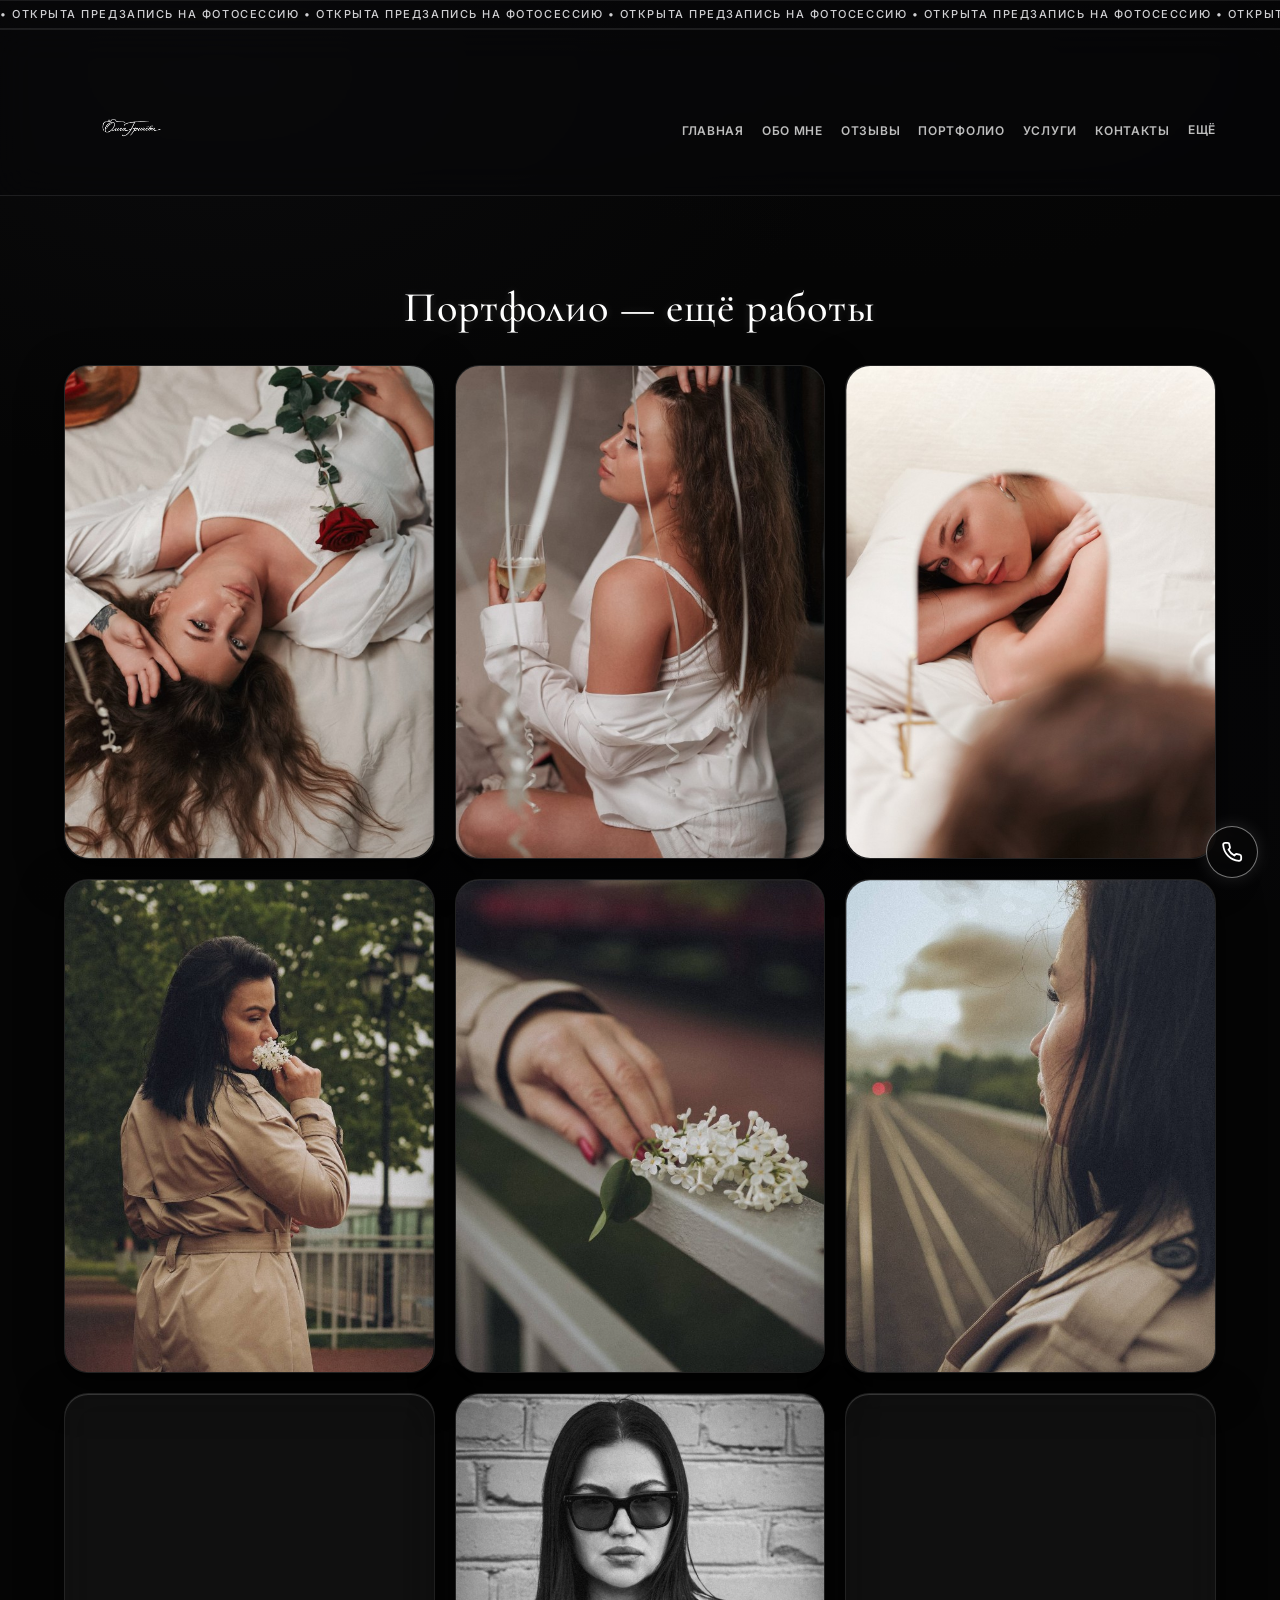
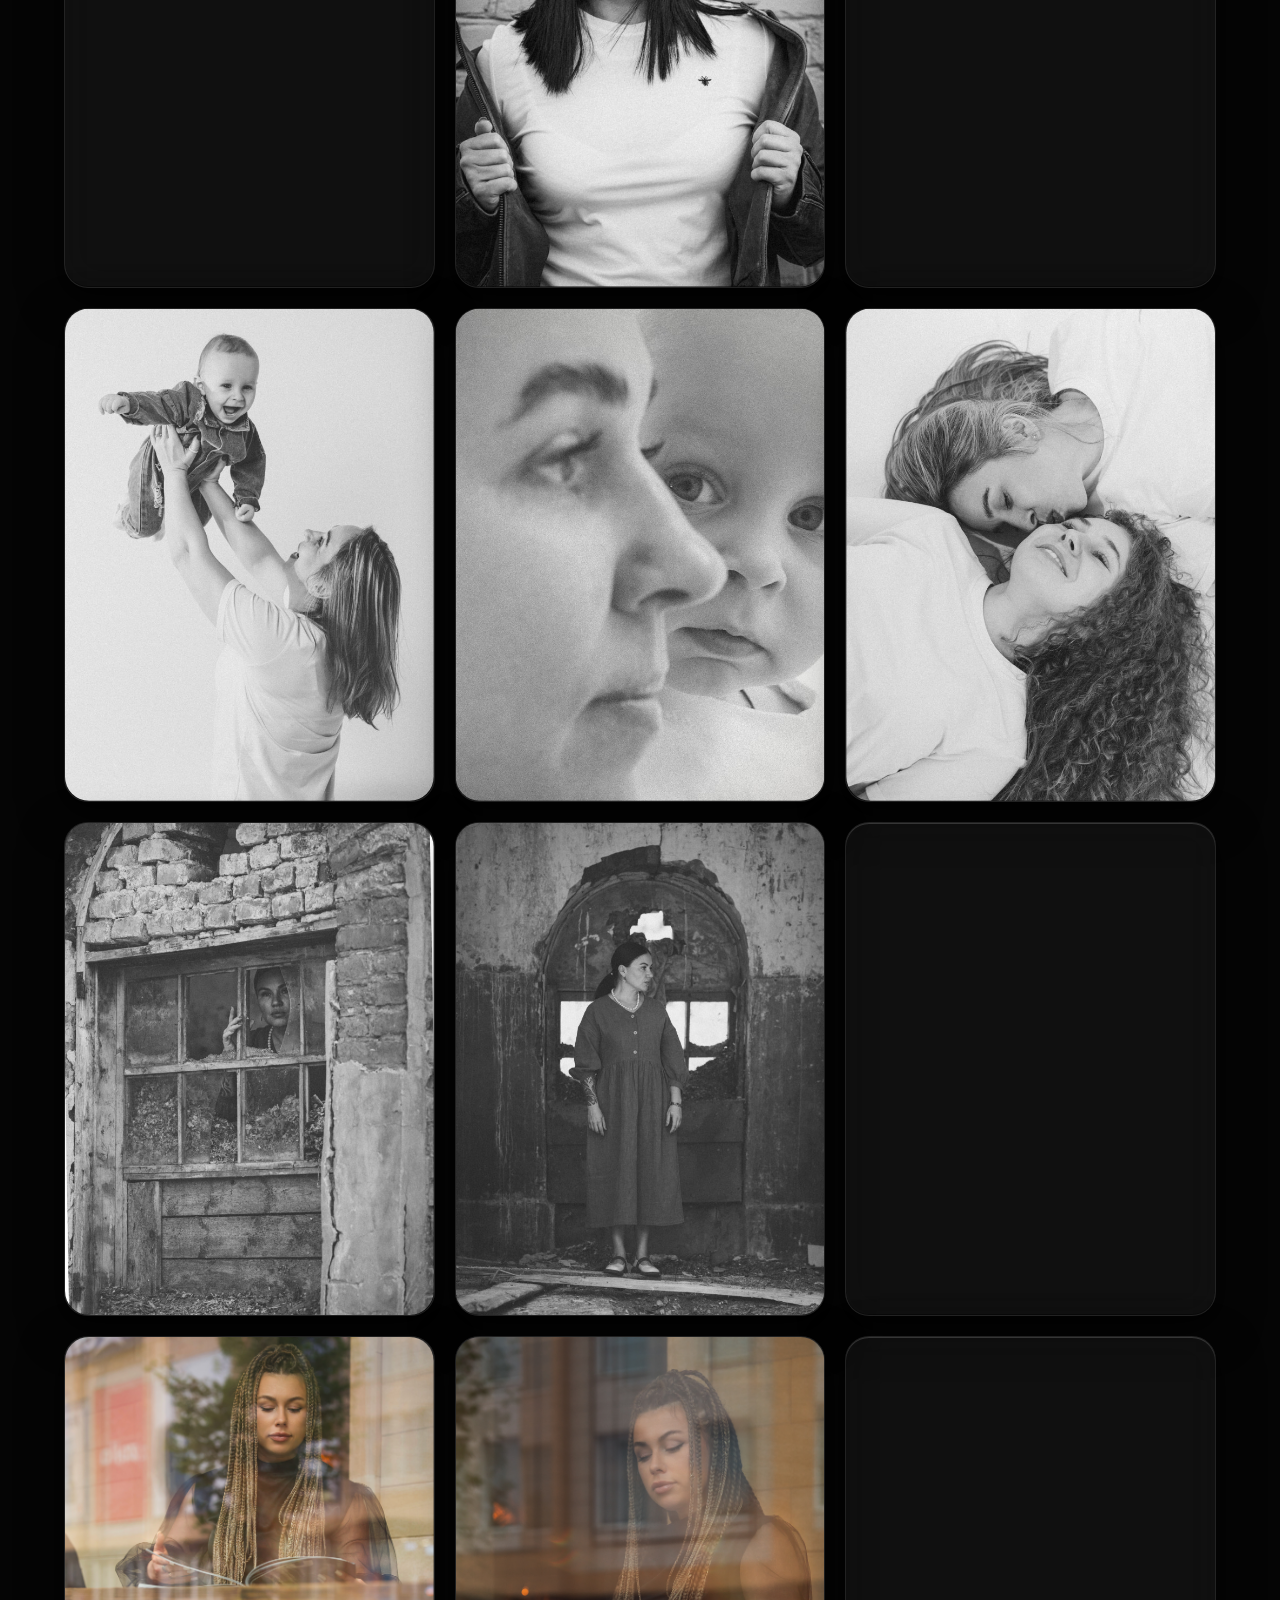
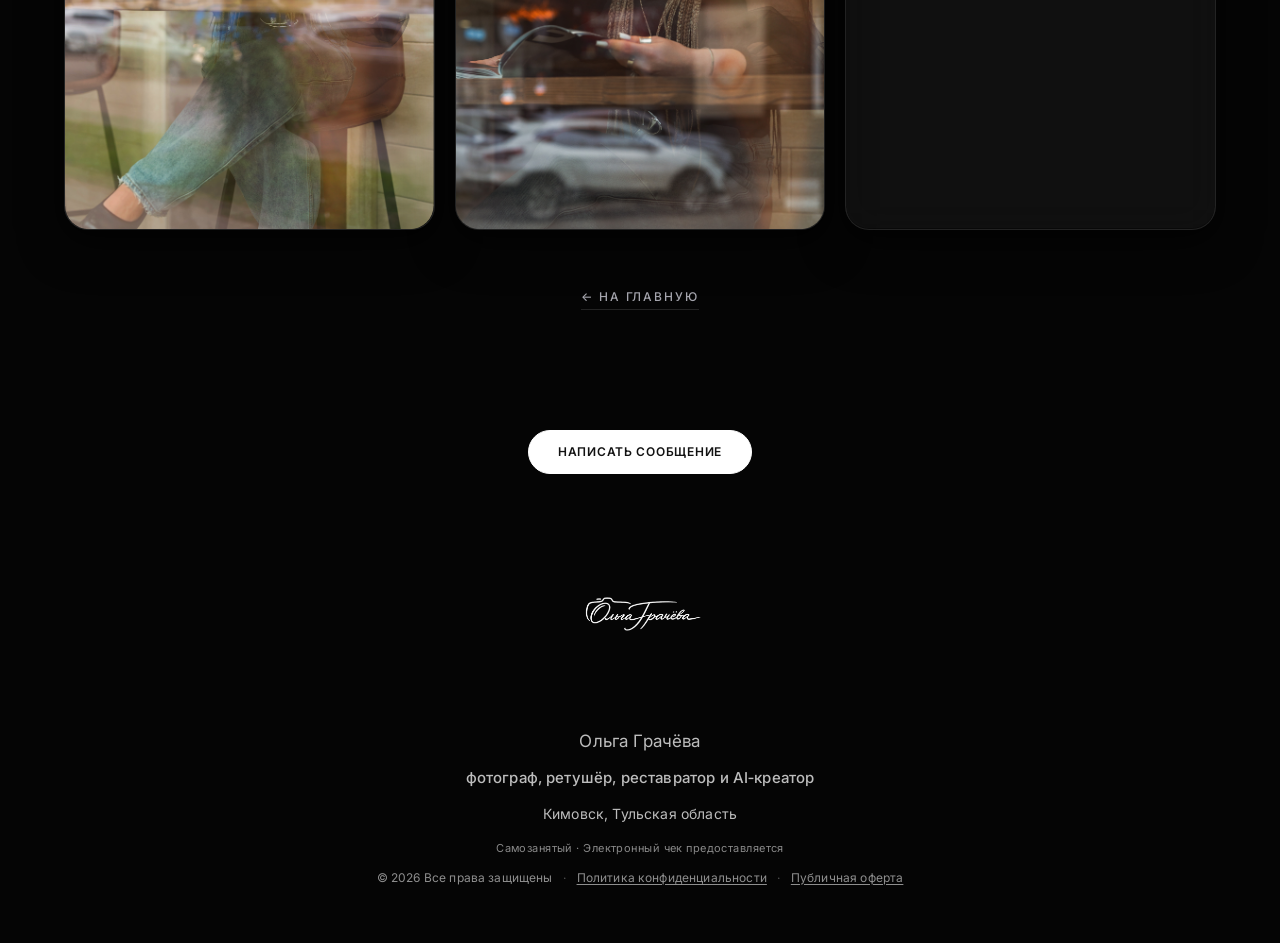
<file: portfolio.html>
<!DOCTYPE html>
<html lang="ru">
<head>
  <meta charset="UTF-8">
  <meta name="viewport" content="width=device-width, initial-scale=1.0, viewport-fit=cover">
  <meta name="theme-color" content="#000000">
  <meta name="description" content="Портфолио Ольги Грачёвой — фотографа, ретушёра, реставратора и AI‑креатора. Съёмка: Кимовск, Тульская область, Москва. Онлайн-услуги по всей России.">
  <title>Портфолио — ещё работы — Ольга Грачёва</title>
  <link rel="canonical" href="https://grachevafoto.ru/portfolio.html">
  <meta property="og:title" content="Портфолио | Ольга Грачёва">
  <meta property="og:description" content="Портфолио: Кимовск, Тульская область, Москва. Ретушь и реставрация — онлайн по всей России.">
  <meta property="og:image" content="https://grachevafoto.ru/images/preview.jpg">
  <meta property="og:image:width" content="1200">
  <meta property="og:image:height" content="630">
  <meta property="og:type" content="website">
  <meta property="og:url" content="https://grachevafoto.ru/portfolio.html">
  <meta name="twitter:card" content="summary_large_image">
  <link rel="preconnect" href="https://fonts.googleapis.com">
  <link rel="preconnect" href="https://fonts.gstatic.com" crossorigin>
  <link href="https://fonts.googleapis.com/css2?family=Cormorant+Garamond:ital,wght@0,400;0,500;0,600;1,400;1,500;1,600&family=Inter:wght@400;500;600&family=Playfair+Display:ital,wght@0,400;0,500;0,600;1,400&display=swap" rel="stylesheet">
  <link rel="stylesheet" href="css/style.css">
  <script src="js/script.js" defer></script>
</head>
<body>
  <div class="site-bg-parallax" aria-hidden="true"></div>

  <div class="site-top">
  <div class="announcement-bar" role="region" aria-label="Открыта предзапись на фотосессию">
    <div class="announcement-bar__track" aria-hidden="true">
      <div class="announcement-bar__marquee" data-announcement-marquee></div>
    </div>
  </div>

  <header class="site-header">
    <div class="container header-inner">
      <a class="logo" href="index.html" aria-label="Ольга Грачёва — главная страница">
        <img
          class="logo__img"
          src="images/logo-olga-gracheva.png"
          alt="Логотип фотографа Ольга Грачёва"
          width="320"
          height="80"
          decoding="async"
        >
      </a>
      <button type="button" class="nav-toggle" aria-expanded="false" aria-controls="main-navigation" aria-label="Открыть меню">
        <span class="nav-toggle-bar" aria-hidden="true"></span>
        <span class="nav-toggle-bar" aria-hidden="true"></span>
      </button>
      <nav id="main-navigation" class="main-nav" aria-label="Основная навигация">
        <ul>
          <li><a href="index.html#главная">Главная</a></li>
          <li><a href="index.html#обо-мне">Обо мне</a></li>
          <li><a href="index.html#отзывы">Отзывы</a></li>
          <li><a href="index.html#портфолио">Портфолио</a></li>
          <li><a href="index.html#услуги">Услуги</a></li>
          <li><a href="index.html#контакты">Контакты</a></li>
          <li class="main-nav__item--more">
            <button type="button" class="main-nav__more-btn" aria-haspopup="true">
              Ещё
            </button>
            <ul class="main-nav__dropdown" aria-label="Ещё">
              <li><a href="index.html#ии-портфолио">AI‑портфолио</a></li>
              <li><a href="index.html#до-после">До / После</a></li>
              <li><a href="index.html#реставрация">Реставрация</a></li>
              <li><a href="client.html">Клиентам</a></li>
            </ul>
          </li>
        </ul>
      </nav>
    </div>
  </header>
  </div>

  <main>
    <section class="subpage-gallery" aria-labelledby="subpage-portfolio-title">
      <div class="container">
        <h1 id="subpage-portfolio-title" class="subpage-gallery__title">Портфолио — ещё работы</h1>
        <section class="gallery" aria-label="Галерея работ">
          <div class="portfolio-grid">
            <div class="portfolio-item">
              <img
                src="assets/images/portfolio-07.png"
                alt="Портрет на кровати с красной розой и лентами, тёплый свет. Ольга Грачёва"
                width="575"
                height="1024"
                loading="lazy"
                decoding="async"
              >
            </div>
            <div class="portfolio-item">
              <img
                src="assets/images/portfolio-08.png"
                alt="Портрет в профиль с бокалом, белые ленты на фоне. Ольга Грачёва"
                width="575"
                height="1024"
                loading="lazy"
                decoding="async"
              >
            </div>
            <div class="portfolio-item">
              <img
                src="assets/images/portfolio-09.png"
                alt="Портрет в отражении арочного зеркала. Ольга Грачёва"
                width="682"
                height="1024"
                loading="lazy"
                decoding="async"
              >
            </div>
            <div class="portfolio-item">
              <img
                src="assets/images/portfolio-10.png"
                alt="Девушка в бежевом тренче нюхает белую сирень в парке. Ольга Грачёва"
                width="576"
                height="1024"
                loading="lazy"
                decoding="async"
              >
            </div>
            <div class="portfolio-item">
              <img
                src="assets/images/portfolio-11.png"
                alt="Крупный план руки на перилах рядом с веткой белой сирени. Ольга Грачёва"
                width="576"
                height="1024"
                loading="lazy"
                decoding="async"
              >
            </div>
            <div class="portfolio-item">
              <img
                src="assets/images/portfolio-12.png"
                alt="Портрет в профиль у железнодорожных путей, тренч и мягкий боке. Ольга Грачёва"
                width="576"
                height="1024"
                loading="lazy"
                decoding="async"
              >
            </div>
            <div class="portfolio-item">
              <img
                src="assets/images/portfolio-13.png"
                alt="Чёрно-белый портрет у железнодорожных путей: кожаная куртка, очки, руки в карманах. Ольга Грачёва"
                width="665"
                height="1024"
                loading="lazy"
                decoding="async"
              >
            </div>
            <div class="portfolio-item">
              <img
                src="assets/images/portfolio-14.png"
                alt="Чёрно-белый портрет у кирпичной стены: очки, белая футболка, тёмная куртка. Ольга Грачёва"
                width="682"
                height="1024"
                loading="lazy"
                decoding="async"
              >
            </div>
            <div class="portfolio-item">
              <img
                src="assets/images/portfolio-15.png"
                alt="Чёрно-белый полный рост на платформе у путей: кожаная куртка, джинсы, очки. Ольга Грачёва"
                width="682"
                height="1024"
                loading="lazy"
                decoding="async"
              >
            </div>
            <div class="portfolio-item">
              <img
                src="assets/images/portfolio-16.png"
                alt="Чёрно-белый кадр: женщина поднимает ребёнка на руках, светлый фон. Ольга Грачёва"
                width="682"
                height="1024"
                loading="lazy"
                decoding="async"
              >
            </div>
            <div class="portfolio-item">
              <img
                src="assets/images/portfolio-17.png"
                alt="Чёрно-белый крупный план: лица женщины и ребёнка. Ольга Грачёва"
                width="682"
                height="1024"
                loading="lazy"
                decoding="async"
              >
            </div>
            <div class="portfolio-item">
              <img
                src="assets/images/portfolio-18.png"
                alt="Чёрно-белый кадр: две женщины лежат рядом, портрет крупным планом. Ольга Грачёва"
                width="682"
                height="1024"
                loading="lazy"
                decoding="async"
              >
            </div>
            <div class="portfolio-item">
              <img
                src="assets/images/portfolio-19.png"
                alt="Чёрно-белый кадр: женщина в окне старого здания, кирпичная кладка. Ольга Грачёва"
                width="682"
                height="1024"
                loading="lazy"
                decoding="async"
              >
            </div>
            <div class="portfolio-item">
              <img
                src="assets/images/portfolio-20.png"
                alt="Чёрно-белый портрет в полный рост: женщина в арке старого здания. Ольга Грачёва"
                width="682"
                height="1024"
                loading="lazy"
                decoding="async"
              >
            </div>
            <div class="portfolio-item">
              <img
                src="assets/images/portfolio-21.png"
                alt="Чёрно-белый крупный план: женщина за окном, взгляд вниз. Ольга Грачёва"
                width="682"
                height="1024"
                loading="lazy"
                decoding="async"
              >
            </div>
            <div class="portfolio-item">
              <img
                src="images/portrait-1.jpg"
                alt="Портретная фотография. Ольга Грачёва"
                width="682"
                height="1024"
                loading="lazy"
                decoding="async"
              >
            </div>
            <div class="portfolio-item">
              <img
                src="images/portrait-2.jpg"
                alt="Портретная фотография. Ольга Грачёва"
                width="682"
                height="1024"
                loading="lazy"
                decoding="async"
              >
            </div>
            <div class="portfolio-item">
              <img
                src="images/portrait-3.jpg"
                alt="Портретная фотография. Ольга Грачёва"
                width="682"
                height="1024"
                loading="lazy"
                decoding="async"
              >
            </div>
          </div>
        </section>
        <p class="subpage-back-wrap">
          <a class="section-more-link" href="index.html#портфолио">← На главную</a>
        </p>
      </div>
    </section>
  </main>

  <footer class="site-footer scroll-reveal">
    <div class="container">
      <p class="footer-cta">
        <a class="button" href="index.html#контакты">Написать сообщение</a>
      </p>
      <p class="footer-brand">
        <a class="footer-brand__link" href="index.html" aria-label="Ольга Грачёва — главная страница">
          <img
            class="footer-brand__img"
            src="images/logo-olga-gracheva.png"
            alt="Логотип фотографа Ольга Грачёва"
            width="200"
            height="56"
            decoding="async"
          >
        </a>
      </p>
      <div class="footer-tagline footer-byline">
        <p class="footer-byline__row footer-byline__row--name">Ольга Грачёва</p>
        <p class="footer-byline__row footer-byline__row--main">фотограф, ретушёр, реставратор и AI‑креатор</p>
        <p class="footer-byline__row footer-byline__row--place">Кимовск, Тульская область</p>
      </div>
      <p class="footer-self-employed">Самозанятый · Электронный чек предоставляется</p>
      <p class="footer-copy">
        <span>© 2026 Все права защищены</span>
        <span class="footer-copy__sep" aria-hidden="true">·</span>
        <a href="privacy.html">Политика конфиденциальности</a>
        <span class="footer-copy__sep" aria-hidden="true">·</span>
        <a href="offer.html">Публичная оферта</a>
      </p>
    </div>
  </footer>

  <div
    class="contact-modal"
    id="contact-modal"
    data-contact-modal
    role="presentation"
    aria-hidden="true"
  >
    <div class="contact-modal__backdrop" data-contact-modal-close tabindex="-1"></div>
    <div
      class="contact-modal__panel"
      role="dialog"
      aria-modal="true"
      aria-labelledby="contact-modal-title"
    >
      <button type="button" class="contact-modal__close" data-contact-modal-close aria-label="Закрыть">
        <span class="contact-modal__close-lines" aria-hidden="true"></span>
      </button>
      <div class="contact-modal__main" id="contact-modal-main">
      <h2 class="contact-modal__title" id="contact-modal-title">Написать мне</h2>
      <p
        class="contact-modal__feedback"
        id="contact-modal-feedback"
        hidden
        role="status"
        aria-live="polite"
      ></p>
      <form
        class="contact-modal__form"
        id="contact-modal-form"
        action="https://api.web3forms.com/submit"
        method="POST"
        novalidate
      >
        <input type="hidden" name="access_key" value="5266b579-6f93-430d-8e60-ccb8cfebbf42">
        <div class="contact-modal__field">
          <div class="contact-modal__control">
            <input
              class="contact-modal__input"
              type="text"
              id="contact-name"
              name="name"
              autocomplete="name"
              placeholder=" "
              required
            >
            <label class="contact-modal__float-label" for="contact-name">Как к вам обращаться</label>
          </div>
        </div>
        <div class="contact-modal__field">
          <div class="contact-modal__control">
            <input
              class="contact-modal__input"
              type="email"
              id="contact-email"
              name="email"
              autocomplete="email"
              inputmode="email"
              placeholder=" "
              required
            >
            <label class="contact-modal__float-label" for="contact-email">Email</label>
          </div>
        </div>
        <div class="contact-modal__field">
          <div class="contact-modal__control">
            <input
              class="contact-modal__input"
              type="tel"
              id="contact-phone"
              name="phone"
              autocomplete="tel"
              inputmode="tel"
              placeholder=" "
            >
            <label class="contact-modal__float-label" for="contact-phone">Телефон</label>
          </div>
        </div>
        <div class="contact-modal__field">
          <div class="contact-modal__control">
            <textarea
              class="contact-modal__textarea"
              id="contact-message"
              name="message"
              rows="4"
              placeholder=" "
              required
            ></textarea>
            <label class="contact-modal__float-label" for="contact-message">Ваше сообщение</label>
          </div>
        </div>
        <div class="contact-modal__field contact-modal__field--checkbox">
          <label class="contact-modal__checkbox-label">
            <input class="contact-modal__checkbox" type="checkbox" name="consent" value="1" required>
            <span class="contact-modal__checkbox-text">
              Я соглашаюсь с обработкой персональных данных и принимаю <a href="privacy.html" onclick="event.stopPropagation()">Политику конфиденциальности</a>.
            </span>
          </label>
        </div>
        <div class="contact-modal__field contact-modal__field--checkbox">
          <label class="contact-modal__checkbox-label">
            <input class="contact-modal__checkbox" type="checkbox" name="offer_consent" value="1" required>
            <span class="contact-modal__checkbox-text">
              Я ознакомлен(а) и принимаю условия <a href="offer.html" onclick="event.stopPropagation()">Публичной оферты</a>.
            </span>
          </label>
        </div>
        <p class="contact-modal__legal-note">
          Отправляя сообщение, вы соглашаетесь с <a href="privacy.html">Политикой конфиденциальности</a> и условиями <a href="offer.html">Публичной оферты</a>.
        </p>
        <button type="submit" class="contact-modal__submit">Отправить</button>
        <p class="contact-modal__trust">
          Ваши данные защищены.<br>
          Мы не передаём их третьим лицам.<br>
          Ответ обычно в течение 1–2 часов.
        </p>
      </form>
      </div>
      <div
        class="contact-modal__success-view"
        id="contact-modal-success-view"
        hidden
        role="status"
        aria-live="polite"
      >
        <div class="contact-modal__success-inner">
          <p class="contact-modal__success-line contact-modal__success-line--lead">Спасибо!</p>
          <p class="contact-modal__success-line">Ваше сообщение отправлено.</p>
          <p class="contact-modal__success-line">Я свяжусь с вами в ближайшее время.</p>
          <button type="button" class="button contact-modal__success-close" data-contact-modal-close>
            Закрыть
          </button>
        </div>
      </div>
    </div>
  </div>

  <a href="tel:+79997807369" class="floating-call" aria-label="Позвонить">
    <svg viewBox="0 0 24 24" fill="none" aria-hidden="true">
      <path d="M22 16.92v2.5a2.2 2.2 0 0 1-2.4 2.2A18.6 18.6 0 0 1 2.4 4.4 2.2 2.2 0 0 1 4.6 2h2.5a2 2 0 0 1 2 1.7c.1.9.3 1.8.6 2.6a2 2 0 0 1-.45 2.1L8.2 9.45a14.5 14.5 0 0 0 6.35 6.35l1.05-1.05a2 2 0 0 1 2.1-.45c.8.3 1.7.5 2.6.6a2 2 0 0 1 1.7 2.02z" stroke="currentColor" stroke-width="2" stroke-linecap="round" stroke-linejoin="round"/>
    </svg>
  </a>

</body>
</html>
</file>
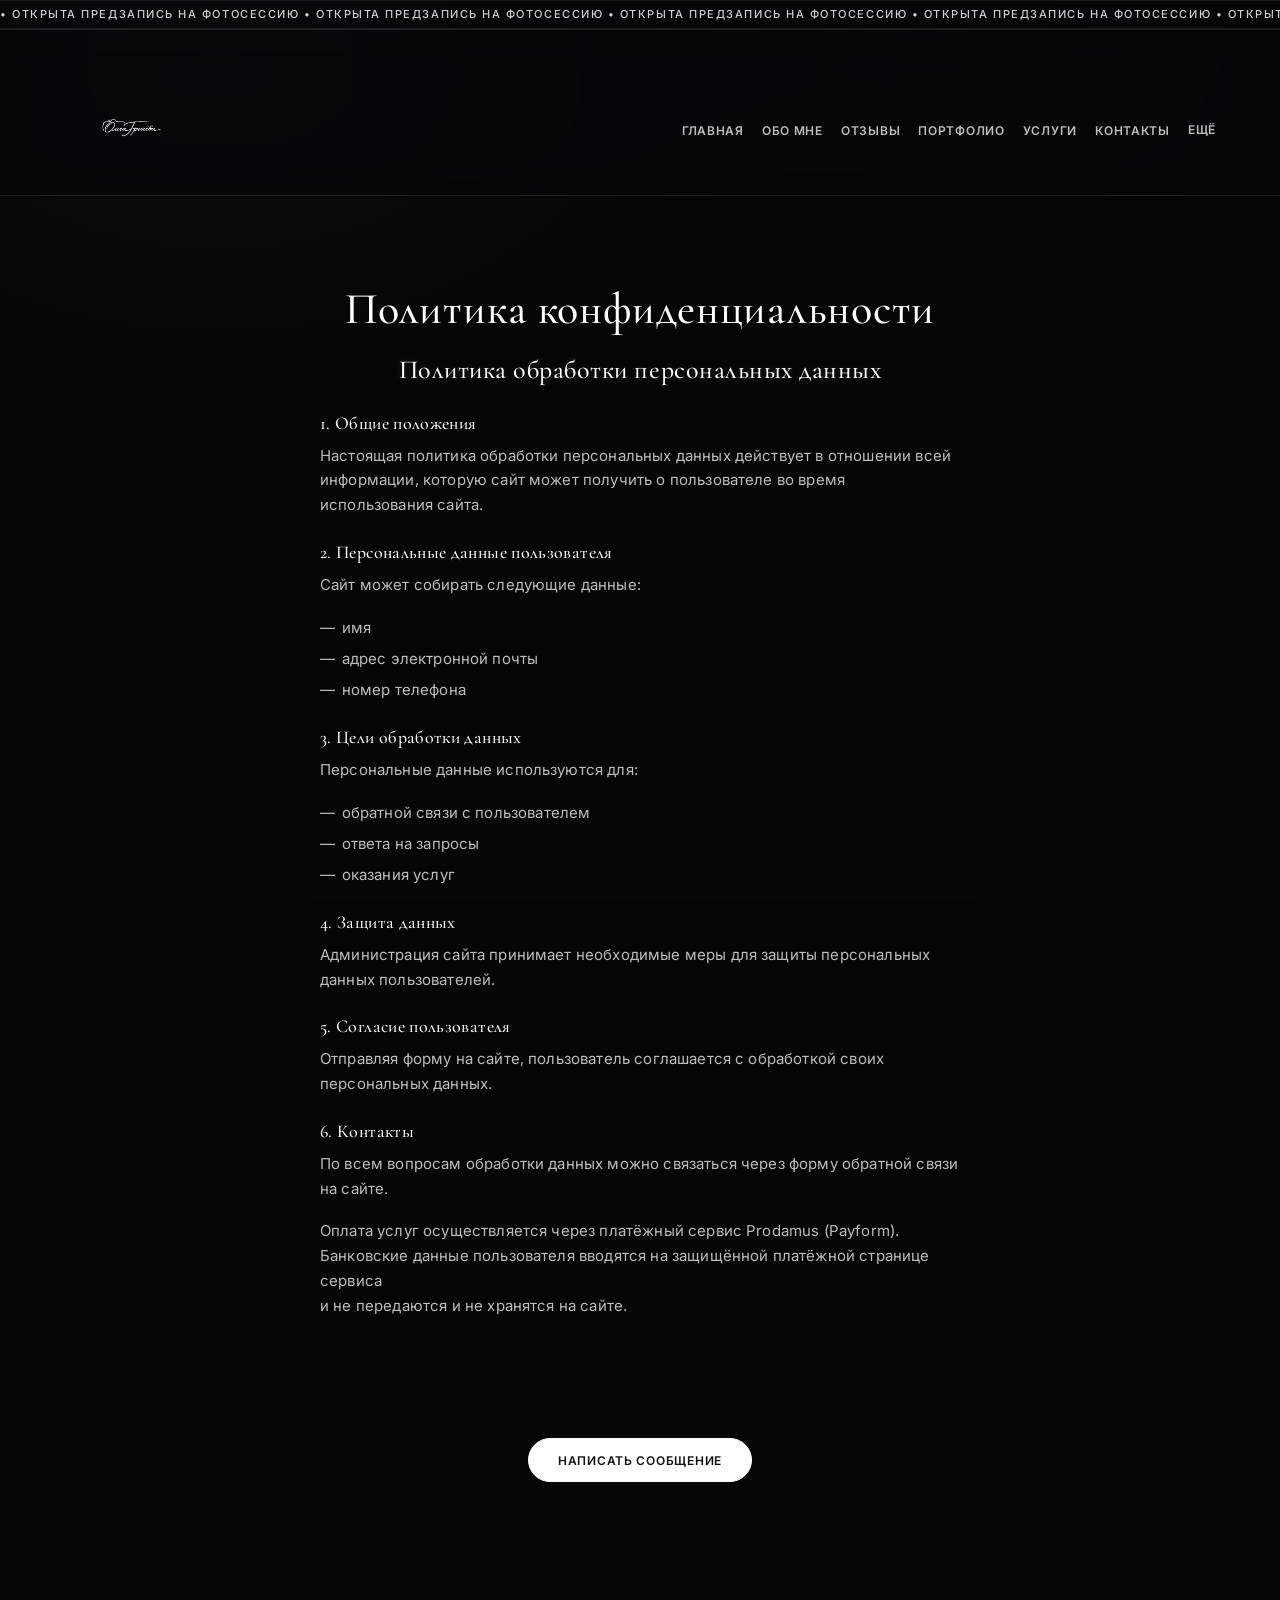
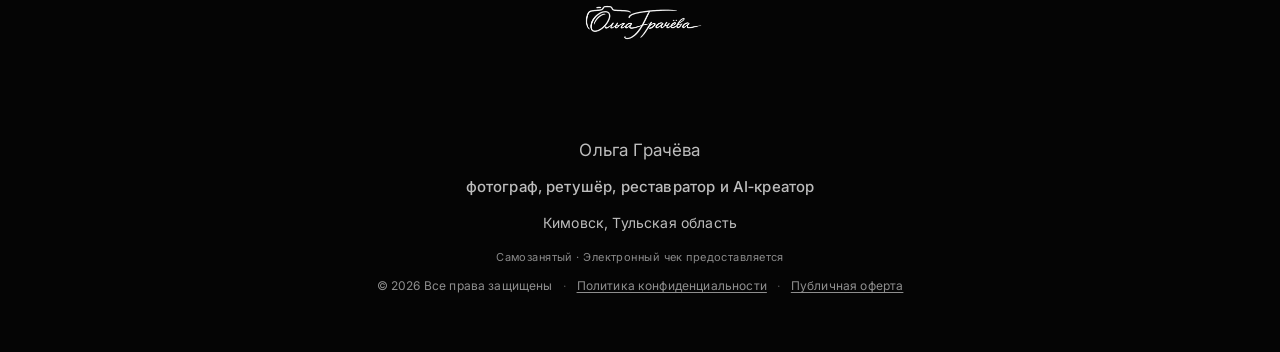
<file: privacy.html>
<!DOCTYPE html>
<html lang="ru">
<head>
  <meta charset="UTF-8">
  <meta name="viewport" content="width=device-width, initial-scale=1.0, viewport-fit=cover">
  <meta name="theme-color" content="#000000">
  <meta name="description" content="Политика конфиденциальности сайта Ольги Грачёвой — фотографа, ретушёра, реставратора и AI‑креатора (Кимовск, Тульская область, Москва; онлайн по России).">
  <title>Политика конфиденциальности — Ольга Грачёва</title>
  <link rel="canonical" href="https://grachevafoto.ru/privacy.html">
  <meta property="og:title" content="Политика конфиденциальности | Ольга Грачёва">
  <meta property="og:description" content="Информация об обработке персональных данных и конфиденциальности.">
  <meta property="og:image" content="https://grachevafoto.ru/images/preview.jpg">
  <meta property="og:image:width" content="1200">
  <meta property="og:image:height" content="630">
  <meta property="og:type" content="website">
  <meta property="og:url" content="https://grachevafoto.ru/privacy.html">
  <meta name="twitter:card" content="summary_large_image">
  <link rel="preconnect" href="https://fonts.googleapis.com">
  <link rel="preconnect" href="https://fonts.gstatic.com" crossorigin>
  <link href="https://fonts.googleapis.com/css2?family=Cormorant+Garamond:ital,wght@0,400;0,500;0,600;1,400;1,500;1,600&family=Inter:wght@400;500;600&family=Playfair+Display:ital,wght@0,400;0,500;0,600;1,400&display=swap" rel="stylesheet">
  <link rel="stylesheet" href="css/style.css">
  <script src="js/script.js" defer></script>
</head>
<body style="background-color: var(--site-bg-base); color: var(--color-text);">
  <div class="site-bg-parallax" aria-hidden="true"></div>

  <div class="site-top">
  <div class="announcement-bar" role="region" aria-label="Открыта предзапись на фотосессию">
    <div class="announcement-bar__track" aria-hidden="true">
      <div class="announcement-bar__marquee" data-announcement-marquee></div>
    </div>
  </div>

  <header class="site-header">
    <div class="container header-inner">
      <a class="logo" href="index.html" aria-label="Ольга Грачёва — главная страница">
        <img
          class="logo__img"
          src="images/logo-olga-gracheva.png"
          alt="Логотип фотографа Ольга Грачёва"
          width="320"
          height="80"
          decoding="async"
        >
      </a>
      <button type="button" class="nav-toggle" aria-expanded="false" aria-controls="main-navigation" aria-label="Открыть меню">
        <span class="nav-toggle-bar" aria-hidden="true"></span>
        <span class="nav-toggle-bar" aria-hidden="true"></span>
      </button>
      <nav id="main-navigation" class="main-nav" aria-label="Основная навигация">
        <ul>
          <li><a href="index.html#главная">Главная</a></li>
          <li><a href="index.html#обо-мне">Обо мне</a></li>
          <li><a href="index.html#отзывы">Отзывы</a></li>
          <li><a href="index.html#портфолио">Портфолио</a></li>
          <li><a href="index.html#услуги">Услуги</a></li>
          <li><a href="index.html#контакты">Контакты</a></li>
          <li class="main-nav__item--more">
            <button type="button" class="main-nav__more-btn" aria-haspopup="true">
              Ещё
            </button>
            <ul class="main-nav__dropdown" aria-label="Ещё">
              <li><a href="index.html#ии-портфолио">AI‑портфолио</a></li>
              <li><a href="index.html#до-после">До / После</a></li>
              <li><a href="index.html#реставрация">Реставрация</a></li>
              <li><a href="client.html">Клиентам</a></li>
            </ul>
          </li>
        </ul>
      </nav>
    </div>
  </header>
  </div>

  <main>
    <section class="legal-section" aria-labelledby="legal-page-title">
      <div class="container">
        <article class="legal-doc">
          <h1 id="legal-page-title">Политика конфиденциальности</h1>
          <h2>Политика обработки персональных данных</h2>

          <h3>1. Общие положения</h3>
          <p>
            Настоящая политика обработки персональных данных действует в отношении всей информации, которую сайт может получить о пользователе во время использования сайта.
          </p>

          <h3>2. Персональные данные пользователя</h3>
          <p>Сайт может собирать следующие данные:</p>
          <ul class="legal-doc__list">
            <li>имя</li>
            <li>адрес электронной почты</li>
            <li>номер телефона</li>
          </ul>

          <h3>3. Цели обработки данных</h3>
          <p>Персональные данные используются для:</p>
          <ul class="legal-doc__list">
            <li>обратной связи с пользователем</li>
            <li>ответа на запросы</li>
            <li>оказания услуг</li>
          </ul>

          <h3>4. Защита данных</h3>
          <p>
            Администрация сайта принимает необходимые меры для защиты персональных данных пользователей.
          </p>

          <h3>5. Согласие пользователя</h3>
          <p>
            Отправляя форму на сайте, пользователь соглашается с обработкой своих персональных данных.
          </p>

          <h3>6. Контакты</h3>
          <p>
            По всем вопросам обработки данных можно связаться через форму обратной связи на сайте.
          </p>
          <p>
            Оплата услуг осуществляется через платёжный сервис Prodamus (Payform).<br>
            Банковские данные пользователя вводятся на защищённой платёжной странице сервиса<br>
            и не передаются и не хранятся на сайте.
          </p>
        </article>
      </div>
    </section>
  </main>

  <footer class="site-footer scroll-reveal">
    <div class="container">
      <p class="footer-cta">
        <a class="button" href="index.html#contact">Написать сообщение</a>
      </p>
      <p class="footer-brand">
        <a class="footer-brand__link" href="index.html" aria-label="Ольга Грачёва — главная страница">
          <img
            class="footer-brand__img"
            src="images/logo-olga-gracheva.png"
            alt="Логотип фотографа Ольга Грачёва"
            width="200"
            height="56"
            decoding="async"
          >
        </a>
      </p>
      <div class="footer-tagline footer-byline">
        <p class="footer-byline__row footer-byline__row--name">Ольга Грачёва</p>
        <p class="footer-byline__row footer-byline__row--main">фотограф, ретушёр, реставратор и AI‑креатор</p>
        <p class="footer-byline__row footer-byline__row--place">Кимовск, Тульская область</p>
      </div>
      <p class="footer-self-employed">Самозанятый · Электронный чек предоставляется</p>
      <p class="footer-copy">
        <span>© 2026 Все права защищены</span>
        <span class="footer-copy__sep" aria-hidden="true">·</span>
        <a href="privacy.html">Политика конфиденциальности</a>
        <span class="footer-copy__sep" aria-hidden="true">·</span>
        <a href="offer.html">Публичная оферта</a>
      </p>
    </div>
  </footer>

  <div
    class="contact-modal"
    id="contact-modal"
    data-contact-modal
    role="presentation"
    aria-hidden="true"
  >
    <div class="contact-modal__backdrop" data-contact-modal-close tabindex="-1"></div>
    <div
      class="contact-modal__panel"
      role="dialog"
      aria-modal="true"
      aria-labelledby="contact-modal-title"
    >
      <button type="button" class="contact-modal__close" data-contact-modal-close aria-label="Закрыть">
        <span class="contact-modal__close-lines" aria-hidden="true"></span>
      </button>
      <div class="contact-modal__main" id="contact-modal-main">
      <h2 class="contact-modal__title" id="contact-modal-title">Написать мне</h2>
      <p
        class="contact-modal__feedback"
        id="contact-modal-feedback"
        hidden
        role="status"
        aria-live="polite"
      ></p>
      <form
        class="contact-modal__form"
        id="contact-modal-form"
        action="https://api.web3forms.com/submit"
        method="POST"
        novalidate
      >
        <input type="hidden" name="access_key" value="5266b579-6f93-430d-8e60-ccb8cfebbf42">
        <div class="contact-modal__field">
          <div class="contact-modal__control">
            <input
              class="contact-modal__input"
              type="text"
              id="contact-name"
              name="name"
              autocomplete="name"
              placeholder=" "
              required
            >
            <label class="contact-modal__float-label" for="contact-name">Как к вам обращаться</label>
          </div>
        </div>
        <div class="contact-modal__field">
          <div class="contact-modal__control">
            <input
              class="contact-modal__input"
              type="email"
              id="contact-email"
              name="email"
              autocomplete="email"
              inputmode="email"
              placeholder=" "
              required
            >
            <label class="contact-modal__float-label" for="contact-email">Email</label>
          </div>
        </div>
        <div class="contact-modal__field">
          <div class="contact-modal__control">
            <input
              class="contact-modal__input"
              type="tel"
              id="contact-phone"
              name="phone"
              autocomplete="tel"
              inputmode="tel"
              placeholder=" "
            >
            <label class="contact-modal__float-label" for="contact-phone">Телефон</label>
          </div>
        </div>
        <div class="contact-modal__field">
          <div class="contact-modal__control">
            <textarea
              class="contact-modal__textarea"
              id="contact-message"
              name="message"
              rows="4"
              placeholder=" "
              required
            ></textarea>
            <label class="contact-modal__float-label" for="contact-message">Ваше сообщение</label>
          </div>
        </div>
        <div class="contact-modal__field contact-modal__field--checkbox">
          <label class="contact-modal__checkbox-label">
            <input class="contact-modal__checkbox" type="checkbox" name="consent" value="1" required>
            <span class="contact-modal__checkbox-text">
              Я соглашаюсь с обработкой персональных данных и принимаю <a href="privacy.html" onclick="event.stopPropagation()">Политику конфиденциальности</a>.
            </span>
          </label>
        </div>
        <div class="contact-modal__field contact-modal__field--checkbox">
          <label class="contact-modal__checkbox-label">
            <input class="contact-modal__checkbox" type="checkbox" name="offer_consent" value="1" required>
            <span class="contact-modal__checkbox-text">
              Я ознакомлен(а) и принимаю условия <a href="offer.html" onclick="event.stopPropagation()">Публичной оферты</a>.
            </span>
          </label>
        </div>
        <p class="contact-modal__legal-note">
          Отправляя сообщение, вы соглашаетесь с <a href="privacy.html">Политикой конфиденциальности</a> и условиями <a href="offer.html">Публичной оферты</a>.
        </p>
        <button type="submit" class="contact-modal__submit">Отправить</button>
        <p class="contact-modal__trust">
          Ваши данные защищены.<br>
          Мы не передаём их третьим лицам.<br>
          Ответ обычно в течение 1–2 часов.
        </p>
      </form>
      </div>
      <div
        class="contact-modal__success-view"
        id="contact-modal-success-view"
        hidden
        role="status"
        aria-live="polite"
      >
        <div class="contact-modal__success-inner">
          <p class="contact-modal__success-line contact-modal__success-line--lead">Спасибо!</p>
          <p class="contact-modal__success-line">Ваше сообщение отправлено.</p>
          <p class="contact-modal__success-line">Я свяжусь с вами в ближайшее время.</p>
          <button type="button" class="button contact-modal__success-close" data-contact-modal-close>
            Закрыть
          </button>
        </div>
      </div>
    </div>
  </div>

</body>
</html>
</file>
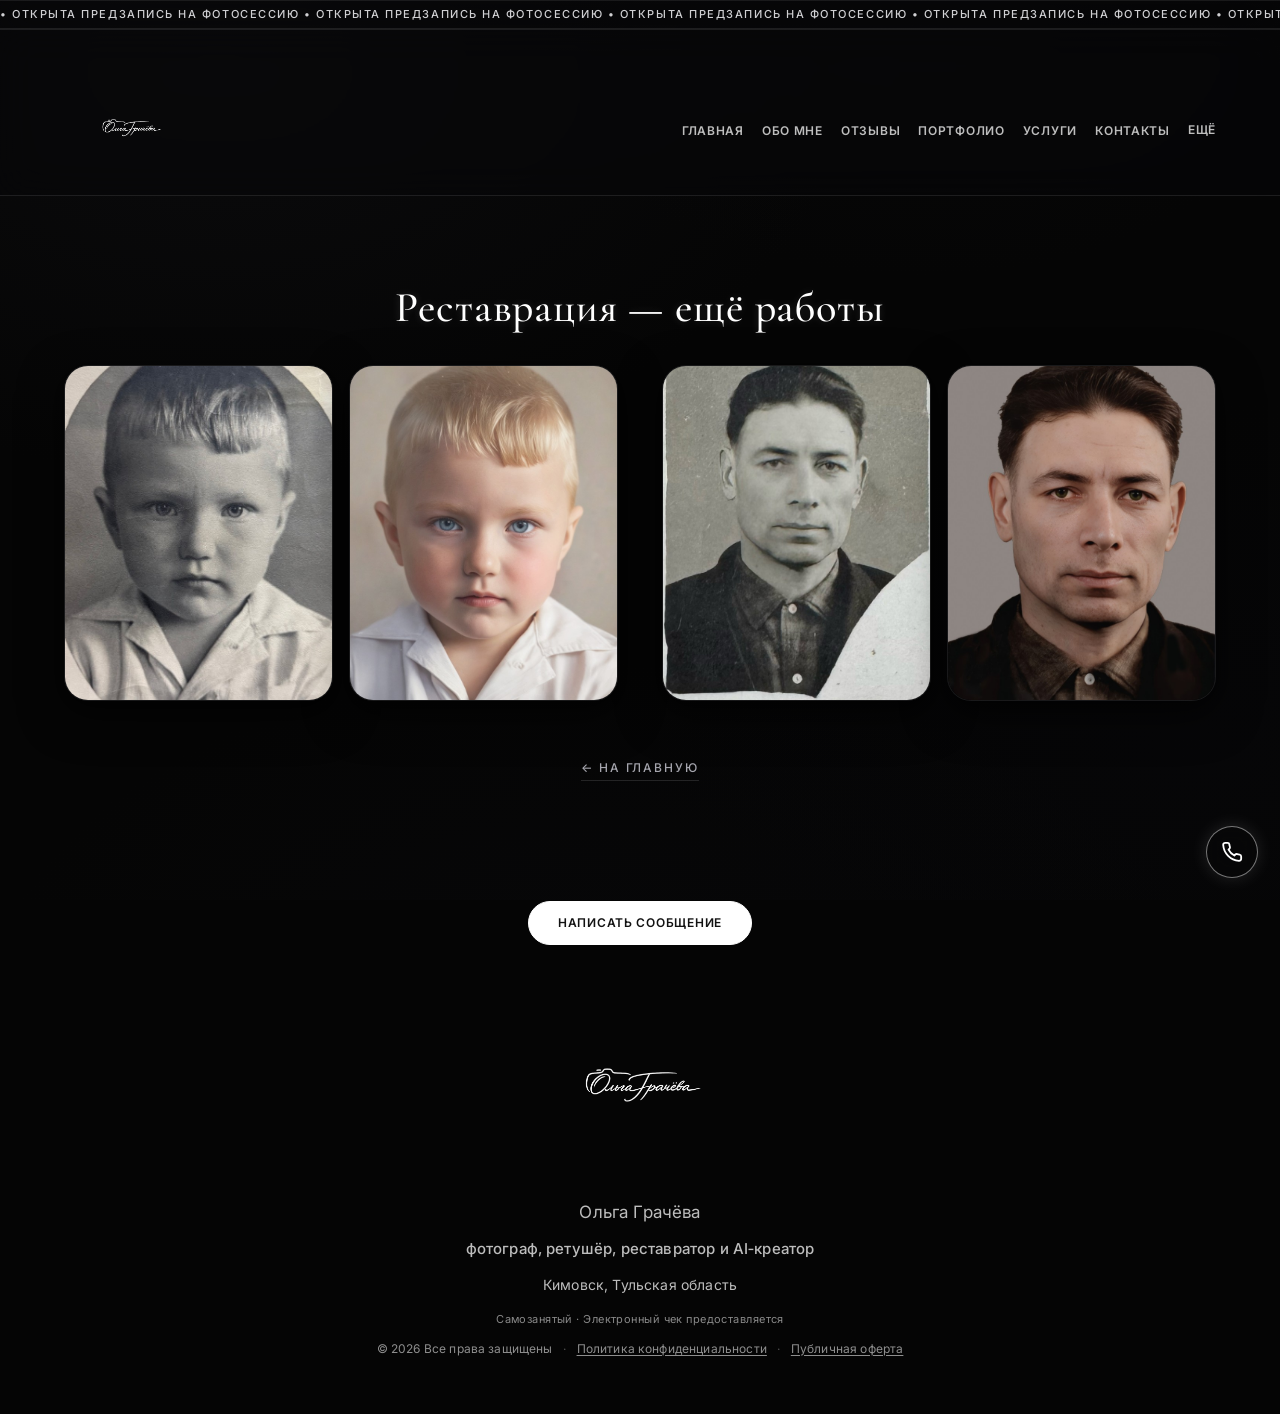
<file: restoration.html>
<!DOCTYPE html>
<html lang="ru">
<head>
  <meta charset="UTF-8">
  <meta name="viewport" content="width=device-width, initial-scale=1.0, viewport-fit=cover">
  <meta name="theme-color" content="#000000">
  <meta name="description" content="Ольга Грачёва — фотограф, ретушёр, реставратор и AI‑креатор. Реставрация старых фотографий онлайн по всей России: восстановление повреждений, дефектов и детализация.">
  <title>Реставрация — ещё работы — Ольга Грачёва</title>
  <link rel="canonical" href="https://grachevafoto.ru/restoration.html">
  <meta property="og:title" content="Реставрация | Ольга Грачёва">
  <meta property="og:description" content="Реставрация старых фотографий онлайн по всей России: бережное восстановление и улучшение качества.">
  <meta property="og:image" content="https://grachevafoto.ru/images/preview.jpg">
  <meta property="og:image:width" content="1200">
  <meta property="og:image:height" content="630">
  <meta property="og:type" content="website">
  <meta property="og:url" content="https://grachevafoto.ru/restoration.html">
  <meta name="twitter:card" content="summary_large_image">
  <link rel="preconnect" href="https://fonts.googleapis.com">
  <link rel="preconnect" href="https://fonts.gstatic.com" crossorigin>
  <link href="https://fonts.googleapis.com/css2?family=Cormorant+Garamond:ital,wght@0,400;0,500;0,600;1,400;1,500;1,600&family=Inter:wght@400;500;600&family=Playfair+Display:ital,wght@0,400;0,500;0,600;1,400&display=swap" rel="stylesheet">
  <link rel="stylesheet" href="css/style.css">
  <script src="js/script.js" defer></script>
</head>
<body>
  <div class="site-bg-parallax" aria-hidden="true"></div>

  <div class="site-top">
  <div class="announcement-bar" role="region" aria-label="Открыта предзапись на фотосессию">
    <div class="announcement-bar__track" aria-hidden="true">
      <div class="announcement-bar__marquee" data-announcement-marquee></div>
    </div>
  </div>

  <header class="site-header">
    <div class="container header-inner">
      <a class="logo" href="index.html" aria-label="Ольга Грачёва — главная страница">
        <img
          class="logo__img"
          src="images/logo-olga-gracheva.png"
          alt="Логотип фотографа Ольга Грачёва"
          width="320"
          height="80"
          decoding="async"
        >
      </a>
      <button type="button" class="nav-toggle" aria-expanded="false" aria-controls="main-navigation" aria-label="Открыть меню">
        <span class="nav-toggle-bar" aria-hidden="true"></span>
        <span class="nav-toggle-bar" aria-hidden="true"></span>
      </button>
      <nav id="main-navigation" class="main-nav" aria-label="Основная навигация">
        <ul>
          <li><a href="index.html#главная">Главная</a></li>
          <li><a href="index.html#обо-мне">Обо мне</a></li>
          <li><a href="index.html#отзывы">Отзывы</a></li>
          <li><a href="index.html#портфолио">Портфолио</a></li>
          <li><a href="index.html#услуги">Услуги</a></li>
          <li><a href="index.html#контакты">Контакты</a></li>
          <li class="main-nav__item--more">
            <button type="button" class="main-nav__more-btn" aria-haspopup="true">
              Ещё
            </button>
            <ul class="main-nav__dropdown" aria-label="Ещё">
              <li><a href="index.html#ии-портфолио">AI‑портфолио</a></li>
              <li><a href="index.html#до-после">До / После</a></li>
              <li><a href="index.html#реставрация">Реставрация</a></li>
              <li><a href="client.html">Клиентам</a></li>
            </ul>
          </li>
        </ul>
      </nav>
    </div>
  </header>
  </div>

  <main>
    <section class="subpage-gallery" aria-labelledby="subpage-restoration-title">
      <div class="container">
        <h1 id="subpage-restoration-title" class="subpage-gallery__title">Реставрация — ещё работы</h1>
        <section class="gallery" aria-label="Галерея работ">
          <div class="before-after-grid">
            <article class="before-after-item">
              <div
                class="before-after-static"
                role="group"
                aria-label="Реставрация и колоризация: фото до и после"
              >
                <div class="before-after-static__cell">
                  <div class="before-after-static__viewport">
                    <img
                      class="before-after-static__img"
                      src="assets/images/restoration-extra-before.png"
                      alt="Старое чёрно-белое фото мальчика в овальной рамке: складки и следы времени. Ольга Грачёва"
                      width="575"
                      height="1024"
                      loading="lazy"
                      decoding="async"
                    >
                  </div>
                </div>
                <div class="before-after-static__cell">
                  <div class="before-after-static__viewport">
                    <img
                      class="before-after-static__img"
                      src="assets/images/restoration-extra-after.png"
                      alt="Восстановленный и раскрашенный портрет мальчика, чистый кадр. Ольга Грачёва"
                      width="715"
                      height="1024"
                      loading="lazy"
                      decoding="async"
                    >
                  </div>
                </div>
              </div>
            </article>
            <article class="before-after-item">
              <div
                class="before-after-static"
                role="group"
                aria-label="Реставрация: фото до и после"
              >
                <div class="before-after-static__cell">
                  <div class="before-after-static__viewport">
                    <img
                      class="before-after-static__img"
                      src="assets/images/retouch-more-3-before.png"
                      alt="Фото до реставрации. Ольга Грачёва"
                      width="768"
                      height="1024"
                      loading="lazy"
                      decoding="async"
                      style="object-fit: cover; object-position: center;"
                    >
                  </div>
                </div>
                <div class="before-after-static__cell">
                  <div class="before-after-static__viewport">
                    <img
                      class="before-after-static__img"
                      src="assets/images/retouch-more-3-after.png"
                      alt="Фото после реставрации. Ольга Грачёва"
                      width="768"
                      height="1024"
                      loading="lazy"
                      decoding="async"
                      style="object-fit: cover; object-position: center;"
                    >
                  </div>
                </div>
              </div>
            </article>
          </div>
        </section>
        <p class="subpage-back-wrap">
          <a class="section-more-link" href="index.html#реставрация">← На главную</a>
        </p>
      </div>
    </section>
  </main>

  <footer class="site-footer scroll-reveal">
    <div class="container">
      <p class="footer-cta">
        <a class="button" href="index.html#контакты">Написать сообщение</a>
      </p>
      <p class="footer-brand">
        <a class="footer-brand__link" href="index.html" aria-label="Ольга Грачёва — главная страница">
          <img
            class="footer-brand__img"
            src="images/logo-olga-gracheva.png"
            alt="Логотип фотографа Ольга Грачёва"
            width="200"
            height="56"
            decoding="async"
          >
        </a>
      </p>
      <div class="footer-tagline footer-byline">
        <p class="footer-byline__row footer-byline__row--name">Ольга Грачёва</p>
        <p class="footer-byline__row footer-byline__row--main">фотограф, ретушёр, реставратор и AI‑креатор</p>
        <p class="footer-byline__row footer-byline__row--place">Кимовск, Тульская область</p>
      </div>
      <p class="footer-self-employed">Самозанятый · Электронный чек предоставляется</p>
      <p class="footer-copy">
        <span>© 2026 Все права защищены</span>
        <span class="footer-copy__sep" aria-hidden="true">·</span>
        <a href="privacy.html">Политика конфиденциальности</a>
        <span class="footer-copy__sep" aria-hidden="true">·</span>
        <a href="offer.html">Публичная оферта</a>
      </p>
    </div>
  </footer>

  <div
    class="contact-modal"
    id="contact-modal"
    data-contact-modal
    role="presentation"
    aria-hidden="true"
  >
    <div class="contact-modal__backdrop" data-contact-modal-close tabindex="-1"></div>
    <div
      class="contact-modal__panel"
      role="dialog"
      aria-modal="true"
      aria-labelledby="contact-modal-title"
    >
      <button type="button" class="contact-modal__close" data-contact-modal-close aria-label="Закрыть">
        <span class="contact-modal__close-lines" aria-hidden="true"></span>
      </button>
      <div class="contact-modal__main" id="contact-modal-main">
      <h2 class="contact-modal__title" id="contact-modal-title">Написать мне</h2>
      <p
        class="contact-modal__feedback"
        id="contact-modal-feedback"
        hidden
        role="status"
        aria-live="polite"
      ></p>
      <form
        class="contact-modal__form"
        id="contact-modal-form"
        action="https://api.web3forms.com/submit"
        method="POST"
        novalidate
      >
        <input type="hidden" name="access_key" value="5266b579-6f93-430d-8e60-ccb8cfebbf42">
        <div class="contact-modal__field">
          <div class="contact-modal__control">
            <input
              class="contact-modal__input"
              type="text"
              id="contact-name"
              name="name"
              autocomplete="name"
              placeholder=" "
              required
            >
            <label class="contact-modal__float-label" for="contact-name">Как к вам обращаться</label>
          </div>
        </div>
        <div class="contact-modal__field">
          <div class="contact-modal__control">
            <input
              class="contact-modal__input"
              type="email"
              id="contact-email"
              name="email"
              autocomplete="email"
              inputmode="email"
              placeholder=" "
              required
            >
            <label class="contact-modal__float-label" for="contact-email">Email</label>
          </div>
        </div>
        <div class="contact-modal__field">
          <div class="contact-modal__control">
            <input
              class="contact-modal__input"
              type="tel"
              id="contact-phone"
              name="phone"
              autocomplete="tel"
              inputmode="tel"
              placeholder=" "
            >
            <label class="contact-modal__float-label" for="contact-phone">Телефон</label>
          </div>
        </div>
        <div class="contact-modal__field">
          <div class="contact-modal__control">
            <textarea
              class="contact-modal__textarea"
              id="contact-message"
              name="message"
              rows="4"
              placeholder=" "
              required
            ></textarea>
            <label class="contact-modal__float-label" for="contact-message">Ваше сообщение</label>
          </div>
        </div>
        <div class="contact-modal__field contact-modal__field--checkbox">
          <label class="contact-modal__checkbox-label">
            <input class="contact-modal__checkbox" type="checkbox" name="consent" value="1" required>
            <span class="contact-modal__checkbox-text">
              Я соглашаюсь с обработкой персональных данных и принимаю <a href="privacy.html" onclick="event.stopPropagation()">Политику конфиденциальности</a>.
            </span>
          </label>
        </div>
        <div class="contact-modal__field contact-modal__field--checkbox">
          <label class="contact-modal__checkbox-label">
            <input class="contact-modal__checkbox" type="checkbox" name="offer_consent" value="1" required>
            <span class="contact-modal__checkbox-text">
              Я ознакомлен(а) и принимаю условия <a href="offer.html" onclick="event.stopPropagation()">Публичной оферты</a>.
            </span>
          </label>
        </div>
        <p class="contact-modal__legal-note">
          Отправляя сообщение, вы соглашаетесь с <a href="privacy.html">Политикой конфиденциальности</a> и условиями <a href="offer.html">Публичной оферты</a>.
        </p>
        <button type="submit" class="contact-modal__submit">Отправить</button>
        <p class="contact-modal__trust">
          Ваши данные защищены.<br>
          Мы не передаём их третьим лицам.<br>
          Ответ обычно в течение 1–2 часов.
        </p>
      </form>
      </div>
      <div
        class="contact-modal__success-view"
        id="contact-modal-success-view"
        hidden
        role="status"
        aria-live="polite"
      >
        <div class="contact-modal__success-inner">
          <p class="contact-modal__success-line contact-modal__success-line--lead">Спасибо!</p>
          <p class="contact-modal__success-line">Ваше сообщение отправлено.</p>
          <p class="contact-modal__success-line">Я свяжусь с вами в ближайшее время.</p>
          <button type="button" class="button contact-modal__success-close" data-contact-modal-close>
            Закрыть
          </button>
        </div>
      </div>
    </div>
  </div>

  <a href="tel:+79997807369" class="floating-call" aria-label="Позвонить">
    <svg viewBox="0 0 24 24" fill="none" aria-hidden="true">
      <path d="M22 16.92v2.5a2.2 2.2 0 0 1-2.4 2.2A18.6 18.6 0 0 1 2.4 4.4 2.2 2.2 0 0 1 4.6 2h2.5a2 2 0 0 1 2 1.7c.1.9.3 1.8.6 2.6a2 2 0 0 1-.45 2.1L8.2 9.45a14.5 14.5 0 0 0 6.35 6.35l1.05-1.05a2 2 0 0 1 2.1-.45c.8.3 1.7.5 2.6.6a2 2 0 0 1 1.7 2.02z" stroke="currentColor" stroke-width="2" stroke-linecap="round" stroke-linejoin="round"/>
    </svg>
  </a>

</body>
</html>
</file>
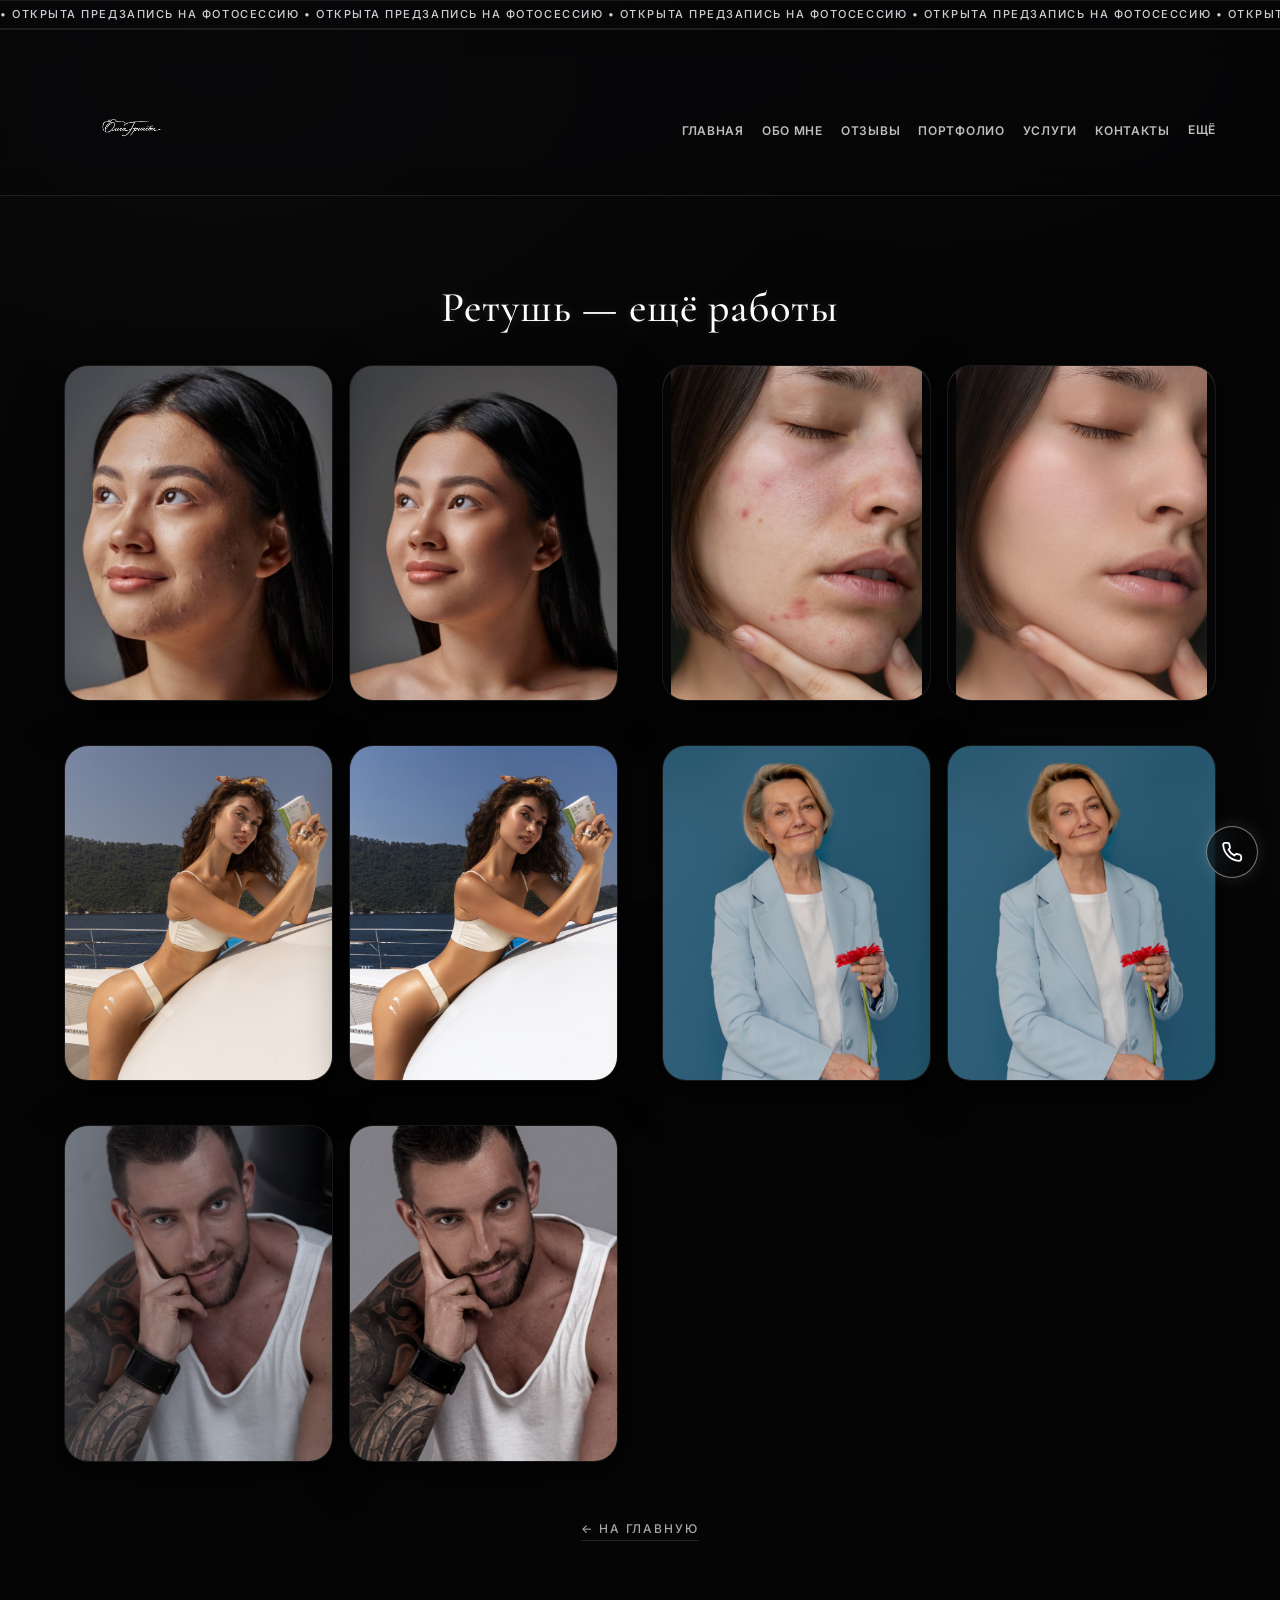
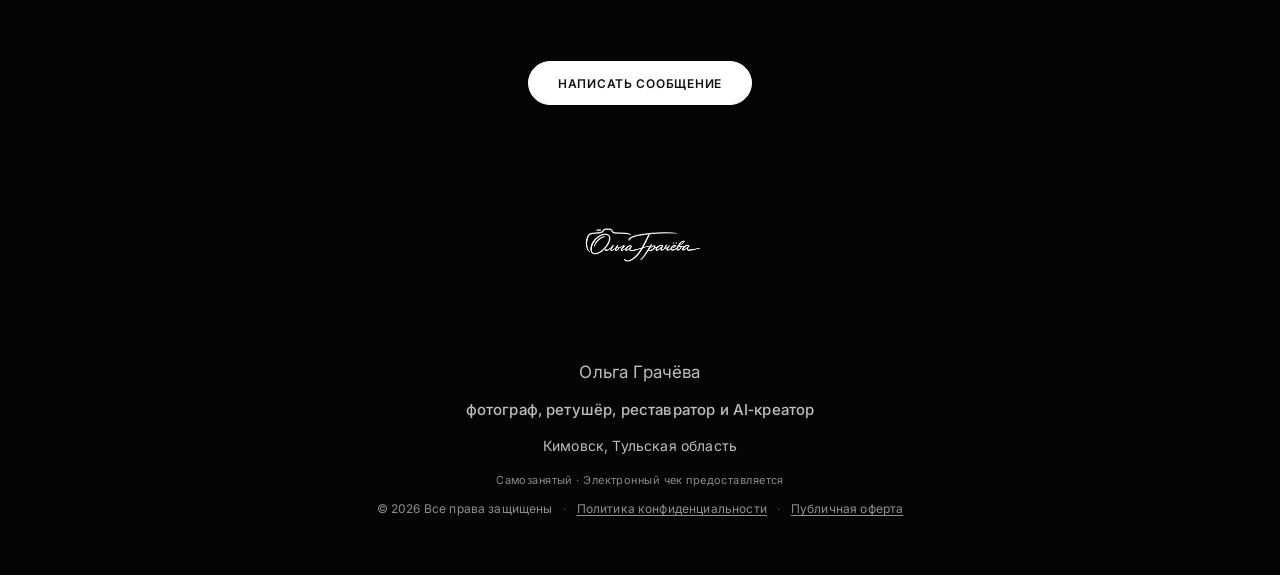
<file: retouch.html>
<!DOCTYPE html>
<html lang="ru">
<head>
  <meta charset="UTF-8">
  <meta name="viewport" content="width=device-width, initial-scale=1.0, viewport-fit=cover">
  <meta name="theme-color" content="#000000">
  <meta name="description" content="Ольга Грачёва — фотограф, ретушёр, реставратор и AI‑креатор. Профессиональная ретушь фотографий онлайн по всей России: кожа, цвет, детали — аккуратно и естественно.">
  <title>Ретушь — ещё работы — Ольга Грачёва</title>
  <link rel="canonical" href="https://grachevafoto.ru/retouch.html">
  <meta property="og:title" content="Ретушь | Ольга Грачёва">
  <meta property="og:description" content="Ретушь фотографий онлайн по всей России: естественная обработка кожи, цвета и деталей.">
  <meta property="og:image" content="https://grachevafoto.ru/images/preview.jpg">
  <meta property="og:image:width" content="1200">
  <meta property="og:image:height" content="630">
  <meta property="og:type" content="website">
  <meta property="og:url" content="https://grachevafoto.ru/retouch.html">
  <meta name="twitter:card" content="summary_large_image">
  <link rel="preconnect" href="https://fonts.googleapis.com">
  <link rel="preconnect" href="https://fonts.gstatic.com" crossorigin>
  <link href="https://fonts.googleapis.com/css2?family=Cormorant+Garamond:ital,wght@0,400;0,500;0,600;1,400;1,500;1,600&family=Inter:wght@400;500;600&family=Playfair+Display:ital,wght@0,400;0,500;0,600;1,400&display=swap" rel="stylesheet">
  <link rel="stylesheet" href="css/style.css">
  <script src="js/script.js" defer></script>
</head>
<body>
  <div class="site-bg-parallax" aria-hidden="true"></div>

  <div class="site-top">
  <div class="announcement-bar" role="region" aria-label="Открыта предзапись на фотосессию">
    <div class="announcement-bar__track" aria-hidden="true">
      <div class="announcement-bar__marquee" data-announcement-marquee></div>
    </div>
  </div>

  <header class="site-header">
    <div class="container header-inner">
      <a class="logo" href="index.html" aria-label="Ольга Грачёва — главная страница">
        <img
          class="logo__img"
          src="images/logo-olga-gracheva.png"
          alt="Логотип фотографа Ольга Грачёва"
          width="320"
          height="80"
          decoding="async"
        >
      </a>
      <button type="button" class="nav-toggle" aria-expanded="false" aria-controls="main-navigation" aria-label="Открыть меню">
        <span class="nav-toggle-bar" aria-hidden="true"></span>
        <span class="nav-toggle-bar" aria-hidden="true"></span>
      </button>
      <nav id="main-navigation" class="main-nav" aria-label="Основная навигация">
        <ul>
          <li><a href="index.html#главная">Главная</a></li>
          <li><a href="index.html#обо-мне">Обо мне</a></li>
          <li><a href="index.html#отзывы">Отзывы</a></li>
          <li><a href="index.html#портфолио">Портфолио</a></li>
          <li><a href="index.html#услуги">Услуги</a></li>
          <li><a href="index.html#контакты">Контакты</a></li>
          <li class="main-nav__item--more">
            <button type="button" class="main-nav__more-btn" aria-haspopup="true">
              Ещё
            </button>
            <ul class="main-nav__dropdown" aria-label="Ещё">
              <li><a href="index.html#ии-портфолио">AI‑портфолио</a></li>
              <li><a href="index.html#до-после">До / После</a></li>
              <li><a href="index.html#реставрация">Реставрация</a></li>
              <li><a href="client.html">Клиентам</a></li>
            </ul>
          </li>
        </ul>
      </nav>
    </div>
  </header>
  </div>

  <main>
    <section class="subpage-gallery" aria-labelledby="subpage-retouch-title">
      <div class="container">
        <h1 id="subpage-retouch-title" class="subpage-gallery__title">Ретушь — ещё работы</h1>
        <section class="gallery" aria-label="Галерея работ">
          <div class="before-after-grid">
            <article class="before-after-item">
              <div
                class="before-after-static before-after-static--triple"
                role="group"
                aria-label="Ретушь кожи: фото до и после"
              >
                <div class="before-after-static__cell">
                  <div class="before-after-static__viewport">
                    <img
                      class="before-after-static__img"
                      src="assets/images/retouch-extra-before.jpg"
                      alt="Портрет до ретуши: естественная кожа, студийный свет. Ольга Грачёва"
                      width="768"
                      height="1024"
                      loading="lazy"
                      decoding="async"
                      style="object-fit: cover; object-position: center;"
                    >
                  </div>
                </div>
                <div class="before-after-static__cell">
                  <div class="before-after-static__viewport">
                    <img
                      class="before-after-static__img"
                      src="assets/images/retouch-extra-after.jpg"
                      alt="Портрет после ретуши: выровненный тон кожи, мягкий свет. Ольга Грачёва"
                      width="768"
                      height="1024"
                      loading="lazy"
                      decoding="async"
                      style="object-fit: cover; object-position: center;"
                    >
                  </div>
                </div>
                <div class="before-after-static__cell before-after-static__cell--extra" id="retouch-extra-after-2" hidden>
                  <div class="before-after-static__viewport">
                    <img
                      class="before-after-static__img"
                      src="assets/images/retouch-extra-after-2.png"
                      alt="Портрет после ретуши: дополнительный вариант обработки. Ольга Грачёва"
                      width="768"
                      height="1024"
                      loading="lazy"
                      decoding="async"
                      style="object-fit: cover; object-position: center;"
                    >
                  </div>
                </div>
              </div>
            </article>
            <article class="before-after-item">
              <div
                class="before-after-static before-after-static--triple"
                role="group"
                aria-label="Ретушь портрета: фото до и после"
              >
                <div class="before-after-static__cell">
                  <div class="before-after-static__viewport">
                    <img
                      class="before-after-static__img"
                      src="assets/images/retouch-extra-2-before.png"
                      alt="Портрет до ретуши: естественная кожа, заметные покраснения. Ольга Грачёва"
                      width="768"
                      height="1024"
                      loading="lazy"
                      decoding="async"
                    >
                  </div>
                </div>
                <div class="before-after-static__cell">
                  <div class="before-after-static__viewport">
                    <img
                      class="before-after-static__img"
                      src="assets/images/retouch-extra-2-after.png"
                      alt="Портрет после ретуши: ровный тон кожи, аккуратная естественная обработка. Ольга Грачёва"
                      width="768"
                      height="1024"
                      loading="lazy"
                      decoding="async"
                    >
                  </div>
                </div>
                <div class="before-after-static__cell before-after-static__cell--extra" id="retouch-extra-2-after-2" hidden>
                  <div class="before-after-static__viewport">
                    <img
                      class="before-after-static__img"
                      src="assets/images/retouch-extra-2-after-2.png"
                      alt="Портрет после ретуши: дополнительный вариант обработки. Ольга Грачёва"
                      width="768"
                      height="1024"
                      loading="lazy"
                      decoding="async"
                    >
                  </div>
                </div>
              </div>
            </article>
            <article class="before-after-item">
              <div
                class="before-after-static"
                role="group"
                aria-label="Ретушь: фото до и после"
              >
                <div class="before-after-static__cell">
                  <div class="before-after-static__viewport">
                    <img
                      class="before-after-static__img"
                      src="images/до.jpg"
                      alt="Фото до ретуши. Ольга Грачёва"
                      width="768"
                      height="1024"
                      loading="lazy"
                      decoding="async"
                      style="object-fit: cover; object-position: center;"
                    >
                  </div>
                </div>
                <div class="before-after-static__cell">
                  <div class="before-after-static__viewport">
                    <img
                      class="before-after-static__img"
                      src="images/после.jpg"
                      alt="Фото после ретуши. Ольга Грачёва"
                      width="768"
                      height="1024"
                      loading="lazy"
                      decoding="async"
                      style="object-fit: cover; object-position: center;"
                    >
                  </div>
                </div>
              </div>
            </article>
            <article class="before-after-item">
              <div
                class="before-after-static"
                role="group"
                aria-label="Ретушь: студийный портрет до и после"
              >
                <div class="before-after-static__cell">
                  <div class="before-after-static__viewport">
                    <img
                      class="before-after-static__img"
                      src="assets/images/retouch-more-4-before.png"
                      alt="До ретуши: студийный портрет, естественная кожа. Ольга Грачёва"
                      width="683"
                      height="1024"
                      loading="lazy"
                      decoding="async"
                      style="object-fit: cover; object-position: center;"
                    >
                  </div>
                </div>
                <div class="before-after-static__cell">
                  <div class="before-after-static__viewport">
                    <img
                      class="before-after-static__img"
                      src="assets/images/retouch-more-4-after.png"
                      alt="После ретуши: выровненный тон кожи, мягкий студийный свет. Ольга Грачёва"
                      width="683"
                      height="1024"
                      loading="lazy"
                      decoding="async"
                      style="object-fit: cover; object-position: center;"
                    >
                  </div>
                </div>
              </div>
            </article>
            <article class="before-after-item">
              <div
                class="before-after-static"
                role="group"
                aria-label="Ретушь: портрет мужчины до и после"
              >
                <div class="before-after-static__cell">
                  <div class="before-after-static__viewport">
                    <img
                      class="before-after-static__img"
                      src="assets/images/retouch-more-5-before.png"
                      alt="До ретуши: портрет мужчины, естественная кожа и детали. Ольга Грачёва"
                      width="685"
                      height="1024"
                      loading="lazy"
                      decoding="async"
                      style="object-fit: cover; object-position: center;"
                    >
                  </div>
                </div>
                <div class="before-after-static__cell">
                  <div class="before-after-static__viewport">
                    <img
                      class="before-after-static__img"
                      src="assets/images/retouch-more-5-after.png"
                      alt="После ретуши: портрет мужчины, мягкий свет и чистая обработка. Ольга Грачёва"
                      width="685"
                      height="1024"
                      loading="lazy"
                      decoding="async"
                      style="object-fit: cover; object-position: center;"
                    >
                  </div>
                </div>
              </div>
            </article>
          </div>
        </section>
        <p class="subpage-back-wrap">
          <a class="section-more-link" href="index.html#до-после">← На главную</a>
        </p>
      </div>
    </section>
  </main>

  <footer class="site-footer scroll-reveal">
    <div class="container">
      <p class="footer-cta">
        <a class="button" href="index.html#контакты">Написать сообщение</a>
      </p>
      <p class="footer-brand">
        <a class="footer-brand__link" href="index.html" aria-label="Ольга Грачёва — главная страница">
          <img
            class="footer-brand__img"
            src="images/logo-olga-gracheva.png"
            alt="Логотип фотографа Ольга Грачёва"
            width="200"
            height="56"
            decoding="async"
          >
        </a>
      </p>
      <div class="footer-tagline footer-byline">
        <p class="footer-byline__row footer-byline__row--name">Ольга Грачёва</p>
        <p class="footer-byline__row footer-byline__row--main">фотограф, ретушёр, реставратор и AI‑креатор</p>
        <p class="footer-byline__row footer-byline__row--place">Кимовск, Тульская область</p>
      </div>
      <p class="footer-self-employed">Самозанятый · Электронный чек предоставляется</p>
      <p class="footer-copy">
        <span>© 2026 Все права защищены</span>
        <span class="footer-copy__sep" aria-hidden="true">·</span>
        <a href="privacy.html">Политика конфиденциальности</a>
        <span class="footer-copy__sep" aria-hidden="true">·</span>
        <a href="offer.html">Публичная оферта</a>
      </p>
    </div>
  </footer>

  <div
    class="contact-modal"
    id="contact-modal"
    data-contact-modal
    role="presentation"
    aria-hidden="true"
  >
    <div class="contact-modal__backdrop" data-contact-modal-close tabindex="-1"></div>
    <div
      class="contact-modal__panel"
      role="dialog"
      aria-modal="true"
      aria-labelledby="contact-modal-title"
    >
      <button type="button" class="contact-modal__close" data-contact-modal-close aria-label="Закрыть">
        <span class="contact-modal__close-lines" aria-hidden="true"></span>
      </button>
      <div class="contact-modal__main" id="contact-modal-main">
      <h2 class="contact-modal__title" id="contact-modal-title">Написать мне</h2>
      <p
        class="contact-modal__feedback"
        id="contact-modal-feedback"
        hidden
        role="status"
        aria-live="polite"
      ></p>
      <form
        class="contact-modal__form"
        id="contact-modal-form"
        action="https://api.web3forms.com/submit"
        method="POST"
        novalidate
      >
        <input type="hidden" name="access_key" value="5266b579-6f93-430d-8e60-ccb8cfebbf42">
        <div class="contact-modal__field">
          <div class="contact-modal__control">
            <input
              class="contact-modal__input"
              type="text"
              id="contact-name"
              name="name"
              autocomplete="name"
              placeholder=" "
              required
            >
            <label class="contact-modal__float-label" for="contact-name">Как к вам обращаться</label>
          </div>
        </div>
        <div class="contact-modal__field">
          <div class="contact-modal__control">
            <input
              class="contact-modal__input"
              type="email"
              id="contact-email"
              name="email"
              autocomplete="email"
              inputmode="email"
              placeholder=" "
              required
            >
            <label class="contact-modal__float-label" for="contact-email">Email</label>
          </div>
        </div>
        <div class="contact-modal__field">
          <div class="contact-modal__control">
            <input
              class="contact-modal__input"
              type="tel"
              id="contact-phone"
              name="phone"
              autocomplete="tel"
              inputmode="tel"
              placeholder=" "
            >
            <label class="contact-modal__float-label" for="contact-phone">Телефон</label>
          </div>
        </div>
        <div class="contact-modal__field">
          <div class="contact-modal__control">
            <textarea
              class="contact-modal__textarea"
              id="contact-message"
              name="message"
              rows="4"
              placeholder=" "
              required
            ></textarea>
            <label class="contact-modal__float-label" for="contact-message">Ваше сообщение</label>
          </div>
        </div>
        <div class="contact-modal__field contact-modal__field--checkbox">
          <label class="contact-modal__checkbox-label">
            <input class="contact-modal__checkbox" type="checkbox" name="consent" value="1" required>
            <span class="contact-modal__checkbox-text">
              Я соглашаюсь с обработкой персональных данных и принимаю <a href="privacy.html" onclick="event.stopPropagation()">Политику конфиденциальности</a>.
            </span>
          </label>
        </div>
        <div class="contact-modal__field contact-modal__field--checkbox">
          <label class="contact-modal__checkbox-label">
            <input class="contact-modal__checkbox" type="checkbox" name="offer_consent" value="1" required>
            <span class="contact-modal__checkbox-text">
              Я ознакомлен(а) и принимаю условия <a href="offer.html" onclick="event.stopPropagation()">Публичной оферты</a>.
            </span>
          </label>
        </div>
        <p class="contact-modal__legal-note">
          Отправляя сообщение, вы соглашаетесь с <a href="privacy.html">Политикой конфиденциальности</a> и условиями <a href="offer.html">Публичной оферты</a>.
        </p>
        <button type="submit" class="contact-modal__submit">Отправить</button>
        <p class="contact-modal__trust">
          Ваши данные защищены.<br>
          Мы не передаём их третьим лицам.<br>
          Ответ обычно в течение 1–2 часов.
        </p>
      </form>
      </div>
      <div
        class="contact-modal__success-view"
        id="contact-modal-success-view"
        hidden
        role="status"
        aria-live="polite"
      >
        <div class="contact-modal__success-inner">
          <p class="contact-modal__success-line contact-modal__success-line--lead">Спасибо!</p>
          <p class="contact-modal__success-line">Ваше сообщение отправлено.</p>
          <p class="contact-modal__success-line">Я свяжусь с вами в ближайшее время.</p>
          <button type="button" class="button contact-modal__success-close" data-contact-modal-close>
            Закрыть
          </button>
        </div>
      </div>
    </div>
  </div>

  <a href="tel:+79997807369" class="floating-call" aria-label="Позвонить">
    <svg viewBox="0 0 24 24" fill="none" aria-hidden="true">
      <path d="M22 16.92v2.5a2.2 2.2 0 0 1-2.4 2.2A18.6 18.6 0 0 1 2.4 4.4 2.2 2.2 0 0 1 4.6 2h2.5a2 2 0 0 1 2 1.7c.1.9.3 1.8.6 2.6a2 2 0 0 1-.45 2.1L8.2 9.45a14.5 14.5 0 0 0 6.35 6.35l1.05-1.05a2 2 0 0 1 2.1-.45c.8.3 1.7.5 2.6.6a2 2 0 0 1 1.7 2.02z" stroke="currentColor" stroke-width="2" stroke-linecap="round" stroke-linejoin="round"/>
    </svg>
  </a>

</body>
</html>
</file>
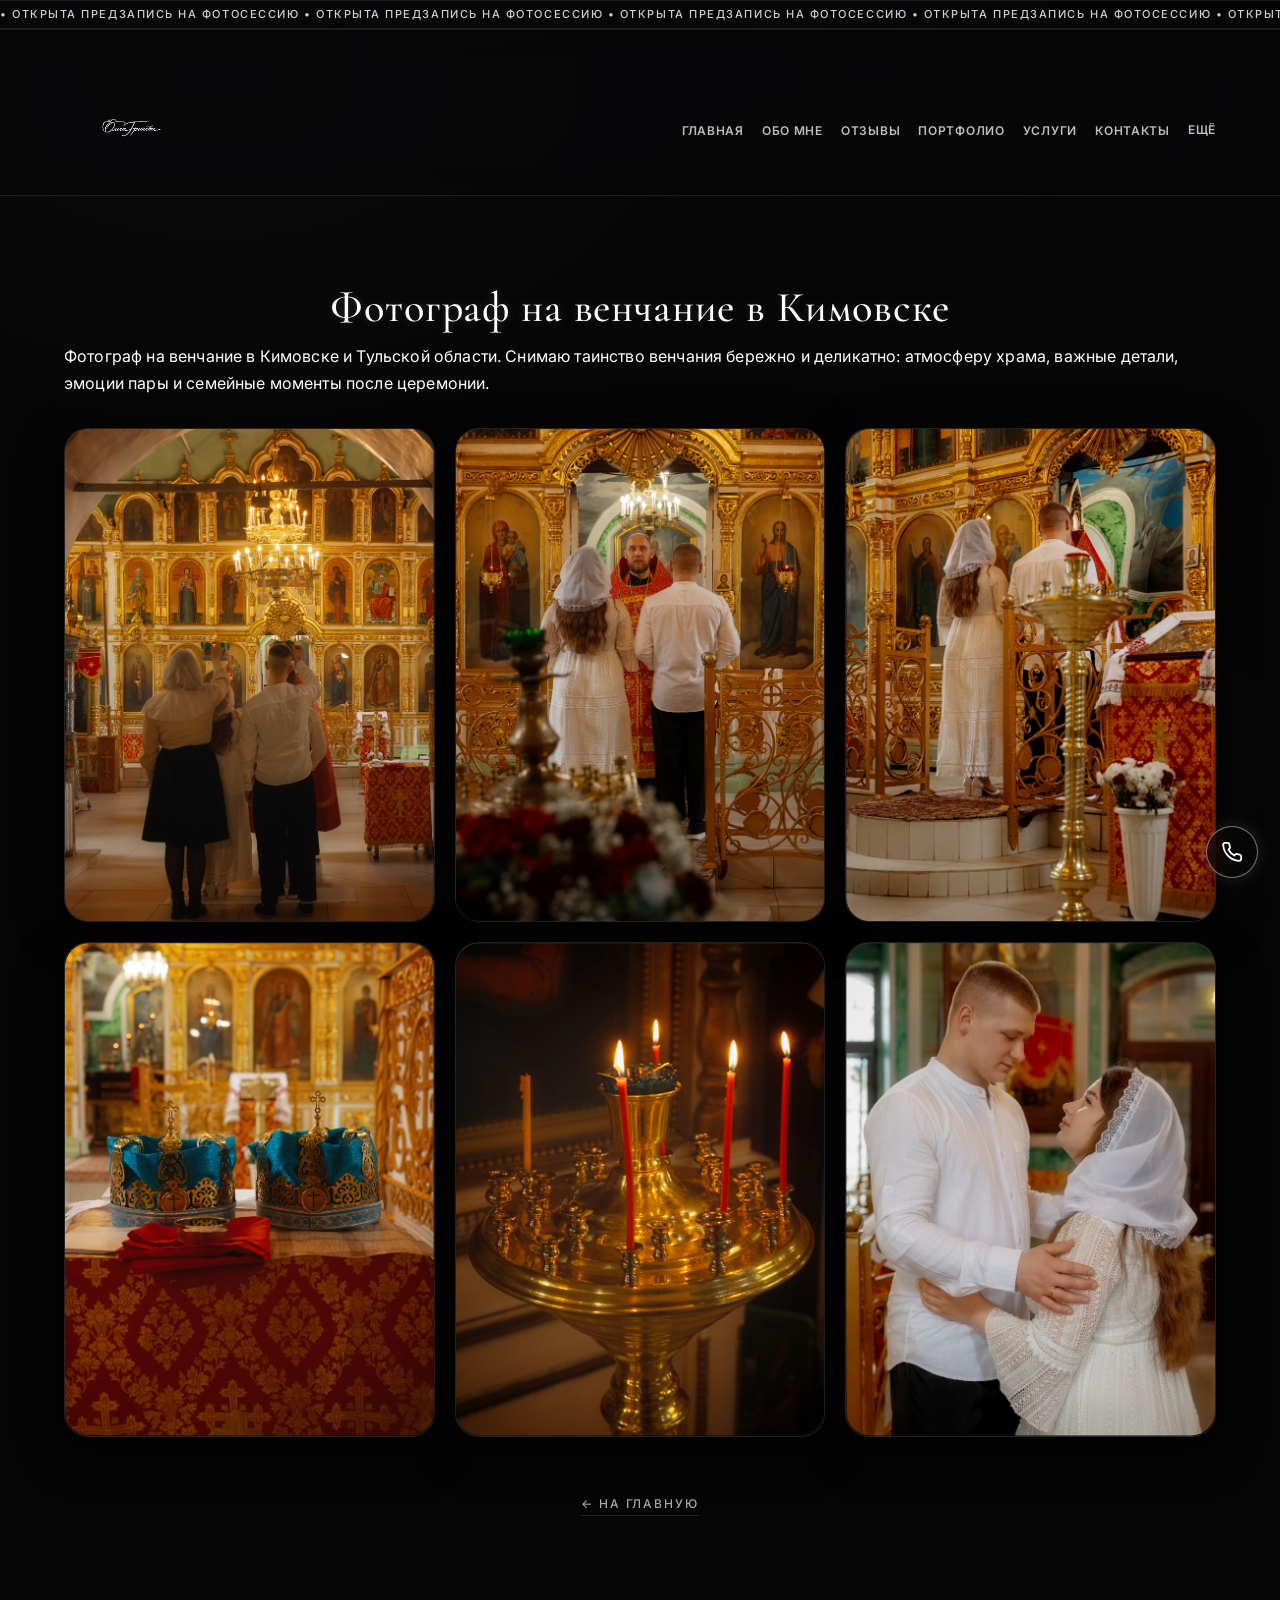
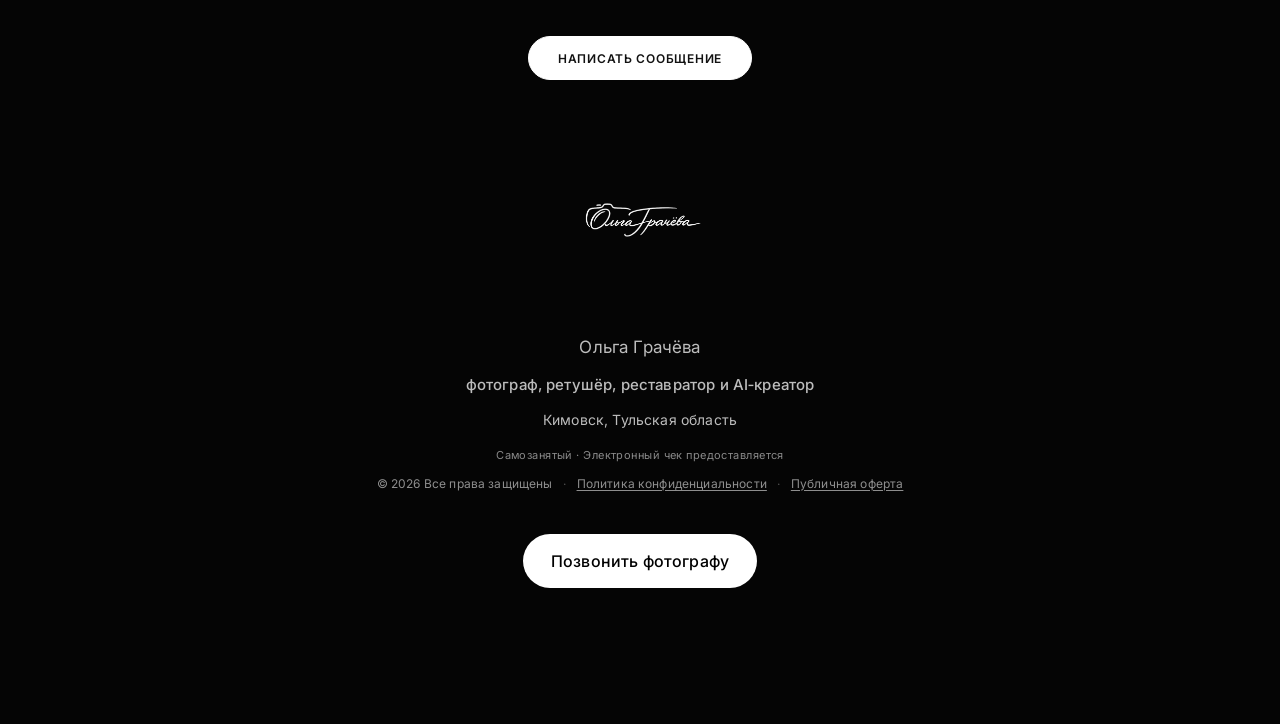
<file: venchanie.html>
<!DOCTYPE html>
<html lang="ru">
<head>
  <meta charset="UTF-8">
  <meta name="viewport" content="width=device-width, initial-scale=1.0, viewport-fit=cover">
  <meta name="theme-color" content="#000000">
  <meta name="description" content="Ольга Грачёва — фотограф, ретушёр, реставратор и AI‑креатор. Фотосъёмка венчания: Кимовск, Тульская область, по договорённости — Москва.">
  <title>Фотограф на венчание в Кимовске — Ольга Грачёва</title>
  <link rel="canonical" href="https://grachevafoto.ru/venchanie.html">
  <meta property="og:title" content="Венчание | Фотограф Ольга Грачёва">
  <meta property="og:description" content="Съёмка венчания в Кимовске и Тульской области, по договорённости — Москва.">
  <meta property="og:image" content="https://grachevafoto.ru/images/preview.jpg">
  <meta property="og:image:width" content="1200">
  <meta property="og:image:height" content="630">
  <meta property="og:type" content="website">
  <meta property="og:url" content="https://grachevafoto.ru/venchanie.html">
  <meta name="twitter:card" content="summary_large_image">
  <link rel="preconnect" href="https://fonts.googleapis.com">
  <link rel="preconnect" href="https://fonts.gstatic.com" crossorigin>
  <link href="https://fonts.googleapis.com/css2?family=Cormorant+Garamond:ital,wght@0,400;0,500;0,600;1,400;1,500;1,600&family=Inter:wght@400;500;600&family=Playfair+Display:ital,wght@0,400;0,500;0,600;1,400&display=swap" rel="stylesheet">
  <link rel="stylesheet" href="css/style.css">
  <script src="js/script.js" defer></script>
</head>
<body>
  <div class="site-bg-parallax" aria-hidden="true"></div>

  <div class="site-top">
  <div class="announcement-bar" role="region" aria-label="Открыта предзапись на фотосессию">
    <div class="announcement-bar__track" aria-hidden="true">
      <div class="announcement-bar__marquee" data-announcement-marquee></div>
    </div>
  </div>

  <header class="site-header">
    <div class="container header-inner">
      <a class="logo" href="index.html" aria-label="Ольга Грачёва — главная страница">
        <img
          class="logo__img"
          src="images/logo-olga-gracheva.png"
          alt="Логотип фотографа Ольга Грачёва"
          width="320"
          height="80"
          decoding="async"
        >
      </a>
      <button type="button" class="nav-toggle" aria-expanded="false" aria-controls="main-navigation" aria-label="Открыть меню">
        <span class="nav-toggle-bar" aria-hidden="true"></span>
        <span class="nav-toggle-bar" aria-hidden="true"></span>
      </button>
      <nav id="main-navigation" class="main-nav" aria-label="Основная навигация">
        <ul>
          <li><a href="index.html#главная">Главная</a></li>
          <li><a href="index.html#обо-мне">Обо мне</a></li>
          <li><a href="index.html#отзывы">Отзывы</a></li>
          <li><a href="index.html#портфолио">Портфолио</a></li>
          <li><a href="index.html#услуги">Услуги</a></li>
          <li><a href="index.html#контакты">Контакты</a></li>
          <li class="main-nav__item--more">
            <button type="button" class="main-nav__more-btn" aria-haspopup="true">
              Ещё
            </button>
            <ul class="main-nav__dropdown" aria-label="Ещё">
              <li><a href="index.html#ии-портфолио">AI‑портфолио</a></li>
              <li><a href="index.html#до-после">До / После</a></li>
              <li><a href="index.html#реставрация">Реставрация</a></li>
              <li><a href="client.html">Клиентам</a></li>
            </ul>
          </li>
        </ul>
      </nav>
    </div>
  </header>
  </div>

  <main>
    <section class="subpage-gallery" aria-labelledby="subpage-venchanie-title">
      <div class="container">
        <h1 id="subpage-venchanie-title" class="subpage-gallery__title">Фотограф на венчание в Кимовске</h1>
        <p>Фотограф на венчание в Кимовске и Тульской области. Снимаю таинство венчания бережно и деликатно: атмосферу храма, важные детали, эмоции пары и семейные моменты после церемонии.</p>
        <section class="gallery" aria-label="Галерея работ">
          <div class="portfolio-grid">
            <div class="portfolio-item">
              <img
                src="./venchanie/venchanie-kimovsk-2.jpg"
                alt="венчание кимовск фотограф"
                width="576"
                height="1024"
                loading="lazy"
                decoding="async"
              >
            </div>
            <div class="portfolio-item">
              <img
                src="./venchanie/venchanie-kimovsk-6.jpg"
                alt="венчание кимовск фотограф"
                width="576"
                height="1024"
                loading="lazy"
                decoding="async"
              >
            </div>
            <div class="portfolio-item">
              <img
                src="./venchanie/venchanie-kimovsk-3.jpg"
                alt="венчание кимовск фотограф"
                width="576"
                height="1024"
                loading="lazy"
                decoding="async"
              >
            </div>
            <div class="portfolio-item">
              <img
                src="./venchanie/venchanie-kimovsk-1.jpg"
                alt="венчание кимовск фотограф"
                width="576"
                height="1024"
                loading="lazy"
                decoding="async"
              >
            </div>
            <div class="portfolio-item">
              <img
                src="./venchanie/venchanie-kimovsk-5.jpg"
                alt="венчание кимовск фотограф"
                width="576"
                height="1024"
                loading="lazy"
                decoding="async"
              >
            </div>
            <div class="portfolio-item">
              <img
                src="./venchanie/venchanie-kimovsk-4.jpg"
                alt="венчание кимовск фотограф"
                width="576"
                height="1024"
                loading="lazy"
                decoding="async"
              >
            </div>
          </div>
        </section>
        <p class="subpage-back-wrap">
          <a class="section-more-link" href="index.html#портфолио">← На главную</a>
        </p>
      </div>
    </section>
  </main>

  <footer class="site-footer scroll-reveal">
    <div class="container">
      <p class="footer-cta">
        <a class="button" href="index.html#контакты">Написать сообщение</a>
      </p>
      <p class="footer-brand">
        <a class="footer-brand__link" href="index.html" aria-label="Ольга Грачёва — главная страница">
          <img
            class="footer-brand__img"
            src="images/logo-olga-gracheva.png"
            alt="Логотип фотографа Ольга Грачёва"
            width="200"
            height="56"
            decoding="async"
          >
        </a>
      </p>
      <div class="footer-tagline footer-byline">
        <p class="footer-byline__row footer-byline__row--name">Ольга Грачёва</p>
        <p class="footer-byline__row footer-byline__row--main">фотограф, ретушёр, реставратор и AI‑креатор</p>
        <p class="footer-byline__row footer-byline__row--place">Кимовск, Тульская область</p>
      </div>
      <p class="footer-self-employed">Самозанятый · Электронный чек предоставляется</p>
      <p class="footer-copy">
        <span>© 2026 Все права защищены</span>
        <span class="footer-copy__sep" aria-hidden="true">·</span>
        <a href="privacy.html">Политика конфиденциальности</a>
        <span class="footer-copy__sep" aria-hidden="true">·</span>
        <a href="offer.html">Публичная оферта</a>
      </p>
    </div>

    <div class="call-button-wrapper">
      <a href="tel:+79997807369" class="call-button">
        Позвонить фотографу
      </a>
    </div>
  </footer>

  <div
    class="contact-modal"
    id="contact-modal"
    data-contact-modal
    role="presentation"
    aria-hidden="true"
  >
    <div class="contact-modal__backdrop" data-contact-modal-close tabindex="-1"></div>
    <div
      class="contact-modal__panel"
      role="dialog"
      aria-modal="true"
      aria-labelledby="contact-modal-title"
    >
      <button type="button" class="contact-modal__close" data-contact-modal-close aria-label="Закрыть">
        <span class="contact-modal__close-lines" aria-hidden="true"></span>
      </button>
      <div class="contact-modal__main" id="contact-modal-main">
      <h2 class="contact-modal__title" id="contact-modal-title">Написать мне</h2>
      <p
        class="contact-modal__feedback"
        id="contact-modal-feedback"
        hidden
        role="status"
        aria-live="polite"
      ></p>
      <form
        class="contact-modal__form"
        id="contact-modal-form"
        action="https://api.web3forms.com/submit"
        method="POST"
        novalidate
      >
        <input type="hidden" name="access_key" value="5266b579-6f93-430d-8e60-ccb8cfebbf42">
        <div class="contact-modal__field">
          <div class="contact-modal__control">
            <input
              class="contact-modal__input"
              type="text"
              id="contact-name"
              name="name"
              autocomplete="name"
              placeholder=" "
              required
            >
            <label class="contact-modal__float-label" for="contact-name">Как к вам обращаться</label>
          </div>
        </div>
        <div class="contact-modal__field">
          <div class="contact-modal__control">
            <input
              class="contact-modal__input"
              type="email"
              id="contact-email"
              name="email"
              autocomplete="email"
              inputmode="email"
              placeholder=" "
              required
            >
            <label class="contact-modal__float-label" for="contact-email">Email</label>
          </div>
        </div>
        <div class="contact-modal__field">
          <div class="contact-modal__control">
            <input
              class="contact-modal__input"
              type="tel"
              id="contact-phone"
              name="phone"
              autocomplete="tel"
              inputmode="tel"
              placeholder=" "
            >
            <label class="contact-modal__float-label" for="contact-phone">Телефон</label>
          </div>
        </div>
        <div class="contact-modal__field">
          <div class="contact-modal__control">
            <textarea
              class="contact-modal__textarea"
              id="contact-message"
              name="message"
              rows="4"
              placeholder=" "
              required
            ></textarea>
            <label class="contact-modal__float-label" for="contact-message">Ваше сообщение</label>
          </div>
        </div>
        <div class="contact-modal__field contact-modal__field--checkbox">
          <label class="contact-modal__checkbox-label">
            <input class="contact-modal__checkbox" type="checkbox" name="consent" value="1" required>
            <span class="contact-modal__checkbox-text">
              Я соглашаюсь с обработкой персональных данных и принимаю <a href="privacy.html" onclick="event.stopPropagation()">Политику конфиденциальности</a>.
            </span>
          </label>
        </div>
        <div class="contact-modal__field contact-modal__field--checkbox">
          <label class="contact-modal__checkbox-label">
            <input class="contact-modal__checkbox" type="checkbox" name="offer_consent" value="1" required>
            <span class="contact-modal__checkbox-text">
              Я ознакомлен(а) и принимаю условия <a href="offer.html" onclick="event.stopPropagation()">Публичной оферты</a>.
            </span>
          </label>
        </div>
        <p class="contact-modal__legal-note">
          Отправляя сообщение, вы соглашаетесь с <a href="privacy.html">Политикой конфиденциальности</a> и условиями <a href="offer.html">Публичной оферты</a>.
        </p>
        <button type="submit" class="contact-modal__submit">Отправить</button>
        <p class="contact-modal__trust">
          Ваши данные защищены.<br>
          Мы не передаём их третьим лицам.<br>
          Ответ обычно в течение 1–2 часов.
        </p>
      </form>
      </div>
      <div
        class="contact-modal__success-view"
        id="contact-modal-success-view"
        hidden
        role="status"
        aria-live="polite"
      >
        <div class="contact-modal__success-inner">
          <p class="contact-modal__success-line contact-modal__success-line--lead">Спасибо!</p>
          <p class="contact-modal__success-line">Ваше сообщение отправлено.</p>
          <p class="contact-modal__success-line">Я свяжусь с вами в ближайшее время.</p>
          <button type="button" class="button contact-modal__success-close" data-contact-modal-close>
            Закрыть
          </button>
        </div>
      </div>
    </div>
  </div>

  <a href="tel:+79997807369" class="floating-call" aria-label="Позвонить">
    <svg viewBox="0 0 24 24" fill="none" aria-hidden="true">
      <path d="M22 16.92v2.5a2.2 2.2 0 0 1-2.4 2.2A18.6 18.6 0 0 1 2.4 4.4 2.2 2.2 0 0 1 4.6 2h2.5a2 2 0 0 1 2 1.7c.1.9.3 1.8.6 2.6a2 2 0 0 1-.45 2.1L8.2 9.45a14.5 14.5 0 0 0 6.35 6.35l1.05-1.05a2 2 0 0 1 2.1-.45c.8.3 1.7.5 2.6.6a2 2 0 0 1 1.7 2.02z" stroke="currentColor" stroke-width="2" stroke-linecap="round" stroke-linejoin="round"/>
    </svg>
  </a>

</body>
</html>
</file>
<file: css/style.css>
/* =============================================================================
   Переменные и база
   ============================================================================= */

:root {
  /* Тёмная минималистичная палитра + black glass */
  --color-bg: #0a0a0a;
  --color-bg-elevated: #0c0c0c;
  --color-surface: #0e0e0e;
  --color-text: #ffffff;
  --color-text-muted: #bdbdbd;
  --color-border: rgba(255, 255, 255, 0.1);
  --color-border-strong: rgba(255, 255, 255, 0.14);
  --color-dark: #0a0a0a;
  --color-white: #ffffff;
  --color-accent: #ffffff;
  --color-accent-hover: #e0e0e0;
  --color-on-light: #121212;
  --hero-bg: #0a0a0a;
  --hero-text: #ffffff;
  --hero-text-muted: #bdbdbd;
  --font-heading: "Cormorant Garamond", Georgia, "Times New Roman", serif;
  --font-hero-serif: "Cormorant Garamond", Georgia, "Times New Roman", serif;
  --font-hero-playfair: "Playfair Display", Georgia, "Times New Roman", serif;
  --font-ui: "Inter", system-ui, -apple-system, sans-serif;
  --font-body: "Inter", system-ui, -apple-system, sans-serif;
  --font-size-body: 1rem;
  --font-size-body-sm: 0.9375rem;
  --font-size-caption: 0.75rem;
  --font-size-overline: 0.6875rem;
  --leading-body: 1.65;
  --leading-tight: 1.3;
  --letter-ui: 0.06em;
  --letter-overline: 0.12em;
  --transition: 0.25s ease;
  --transition-slow: 0.45s cubic-bezier(0.22, 1, 0.36, 1);
  --container-max: 1200px;
  --radius-sm: 4px;
  --radius-md: 6px;
  --radius-lg: 8px;
  --radius-glass: clamp(1.125rem, 2.2vw, 1.5rem);
  --glass-bg: rgba(255, 255, 255, 0.048);
  --glass-bg-strong: rgba(255, 255, 255, 0.074);
  --glass-border: rgba(255, 255, 255, 0.15);
  --glass-border-soft: rgba(255, 255, 255, 0.095);
  --glass-blur: 18px;
  --glass-shadow: 0 14px 44px rgba(0, 0, 0, 0.52), 0 4px 18px rgba(0, 0, 0, 0.4),
    inset 0 1px 0 rgba(255, 255, 255, 0.16), inset 0 -1px 0 rgba(0, 0, 0, 0.4);
  --shadow-soft: 0 12px 40px rgba(0, 0, 0, 0.55);
  --shadow-card-hover: 0 12px 40px rgba(0, 0, 0, 0.45);
  --shadow-card: none;
  --section-space: clamp(4rem, 8vw, 5.5rem);
  --section-padding-y: clamp(3.5rem, 8vw, 5.5rem);
  --section-title-space-below: clamp(1.75rem, 4vw, 2.5rem);
  --grid-gap: 1.25rem;
  --grid-gap-tight: 1rem;
  --media-aspect-portrait: 3 / 4;
  --reveal-duration: 1.1s;
  --reveal-ease: cubic-bezier(0.22, 1, 0.36, 1);
  --photo-glow-duration: 0.85s;
  --photo-glow-ease: cubic-bezier(0.33, 1, 0.68, 1);
  /* Hover у фото в портфолио / обо мне: scale + подсветка снизу без оверлея */
  --photo-hover-duration: 0.62s;
  --hover-ui-duration: 0.55s;
  --hover-ui-ease: cubic-bezier(0.25, 0.1, 0.25, 1);
  --child-reveal-duration: 0.72s;
  /* Мобильное поэтапное появление при скролле (≤768px) */
  --m-reveal-duration: 1.22s;
  --m-reveal-ease: cubic-bezier(0.22, 1, 0.36, 1);
  --m-reveal-y: 30px;
  --m-reveal-stagger: 0.12s;
  --announcement-bar-duration: 72s;
  --site-bg-base: #050505;
  --hero-halo-pulse: 26s;
  --site-bg-alive-cycle: 160s;
  /* Apple-style: мягкое свечение снизу внутри карточки (как «Услуги») */
  --apple-glow-inner: linear-gradient(
    to top,
    rgba(244, 244, 250, 0.44) 0%,
    rgba(228, 228, 236, 0.22) 46%,
    transparent 100%
  );
  --apple-glow-shadow-strong:
    0 16px 48px rgba(0, 0, 0, 0.42),
    0 0 0 1px rgba(255, 255, 255, 0.1),
    0 10px 40px rgba(255, 255, 255, 0.12),
    0 22px 58px rgba(255, 255, 255, 0.07);
  --apple-glow-lift: translateY(-3px);
}

*,
*::before,
*::after {
  box-sizing: border-box;
}

html, body {
  margin: 0;
  padding: 0;
}

html {
  scroll-behavior: smooth;
  background-color: var(--site-bg-base);
  overflow-x: clip;
}

@supports not (overflow: clip) {
  html {
    overflow-x: hidden;
  }
}

body {
  margin: 0;
  font-family: var(--font-body);
  font-size: var(--font-size-body);
  font-weight: 400;
  line-height: var(--leading-body);
  letter-spacing: 0.01em;
  color: var(--color-text);
  position: relative;
  min-height: 100vh;
  width: 100%;
  max-width: 100%;
  background-color: var(--site-bg-base);
  background-image: none;
  -webkit-font-smoothing: antialiased;
  overflow-x: clip;
}

@supports not (overflow: clip) {
  body {
    overflow-x: hidden;
  }
}

/* Мобильный верх экрана: чёрный фон и полоса под safe-area, без просвета над бегущей строкой */
@media (max-width: 768px) {
  html,
  body {
    background: #000;
    background-color: #000;
  }

  /*
   * Просвет над бегущей строкой: padding-top у .site-top под safe-area без своего фона —
   * сквозь него виден hero/параллакс. Непрозрачный фон обёртки (не .announcement-bar) закрывает зазор.
   */
  .site-top {
    background-color: #000;
    background-image: linear-gradient(#000, #000);
    isolation: isolate;
  }

  /*
   * Жёсткая чёрная полоса под Dynamic Island / статус-бар (Safari iOS).
   * Без @supports: env() даёт 0 там, где inset не применился — max() даёт минимальную высоту.
   * max() высота только чуть больше safe-area — бегущую строку не перекрывает.
   */
  html::before {
    content: "";
    position: fixed;
    top: 0;
    left: 0;
    right: 0;
    width: 100%;
    height: max(3.75rem, calc(env(safe-area-inset-top, 0px) + 12px));
    background: #000;
    /* Ниже .site-top (200): иначе полоса перекрывает бегущую строку и шапку */
    z-index: 50;
    pointer-events: none;
    transform: translateZ(0);
    -webkit-transform: translateZ(0);
  }

  /* iOS WebKit: overflow-x: clip на предке обрезает fixed-псевдо — только на мобилке ослабляем */
  @supports (-webkit-touch-callout: none) {
    html {
      overflow-x: visible;
    }

    body {
      overflow-x: visible;
    }
  }
}

/* Живой тёмный фон: глубокий чёрный / графит, очень медленный дрейф (десктоп + мобильный) */
.site-bg-parallax {
  display: block;
  position: fixed;
  left: 0;
  top: 0;
  width: 100%;
  height: 100%;
  min-height: 100vh;
  min-height: 100dvh;
  z-index: 0;
  pointer-events: none;
  overflow: hidden;
  background-color: var(--site-bg-base);
  transform: translate3d(0, 0, 0);
  will-change: transform;
}

.site-bg-parallax::before {
  content: "";
  position: absolute;
  left: -32%;
  top: -32%;
  width: 164%;
  height: 164%;
  background:
    radial-gradient(ellipse 52% 48% at 30% 24%, rgba(20, 20, 24, 0.38) 0%, transparent 58%),
    radial-gradient(ellipse 46% 42% at 76% 70%, rgba(7, 7, 10, 0.52) 0%, transparent 56%),
    radial-gradient(ellipse 54% 44% at 48% 88%, rgba(11, 11, 15, 0.36) 0%, transparent 54%);
  animation: site-bg-alive-drift var(--site-bg-alive-cycle) ease-in-out infinite alternate;
}

.site-bg-parallax::after {
  content: "";
  position: absolute;
  left: -28%;
  top: -28%;
  width: 156%;
  height: 156%;
  background: radial-gradient(ellipse 38% 34% at 64% 20%, rgba(15, 15, 19, 0.26) 0%, transparent 52%);
  animation: site-bg-alive-drift-alt calc(var(--site-bg-alive-cycle) * 1.28) ease-in-out infinite alternate-reverse;
  opacity: 0.9;
}

@keyframes site-bg-alive-drift {
  0% {
    transform: translate3d(-1.6%, -1.1%, 0) scale(1.02);
  }

  100% {
    transform: translate3d(1.6%, 1.1%, 0) scale(1.055);
  }
}

@keyframes site-bg-alive-drift-alt {
  0% {
    transform: translate3d(1.2%, -0.9%, 0) scale(1.03);
  }

  100% {
    transform: translate3d(-1.2%, 0.9%, 0) scale(1.04);
  }
}

@media (max-width: 768px) {
  /*
   * Не уводить фон вверх на -8vh: на iPhone слой оказывается под системной зоной и просвечивает
   * сквозь Safari поверх бегущей строки / safe-area.
   */
  .site-bg-parallax {
    top: 0;
    height: 100vh;
    height: 100dvh;
    min-height: 100vh;
    min-height: 100dvh;
  }

  main {
    position: relative;
    z-index: 1;
  }

  .site-footer {
    position: relative;
    z-index: 1;
  }
}

@media (prefers-reduced-motion: reduce) {
  .site-bg-parallax::before,
  .site-bg-parallax::after {
    animation: none;
  }
}

@media (max-width: 768px) and (prefers-reduced-motion: reduce) {
  main,
  .site-footer {
    position: relative;
    z-index: 1;
  }
}

main {
  position: relative;
  z-index: 1;
  width: 100%;
  max-width: 100%;
  overflow-x: clip;
}

@supports not (overflow: clip) {
  main {
    overflow-x: hidden;
  }
}

img {
  max-width: 100%;
  height: auto;
  vertical-align: middle;
}

a {
  color: inherit;
  text-decoration: none;
  transition: color var(--transition), background-color var(--transition),
    border-color var(--transition), opacity var(--transition), transform var(--transition),
    box-shadow var(--transition);
}

h1,
h2,
h3 {
  font-family: var(--font-heading);
  font-weight: 500;
  line-height: 1.15;
  margin: 0 0 1rem;
}

h2 {
  font-size: clamp(2rem, 4vw, 2.75rem);
  font-weight: 500;
  letter-spacing: 0.02em;
}

h3 {
  font-size: 1.25rem;
  font-weight: 500;
  letter-spacing: 0.02em;
}

p {
  margin: 0 0 1rem;
}

p:last-child {
  margin-bottom: 0;
}

ul {
  list-style: none;
  margin: 0;
  padding: 0;
}

/* Контейнер */
.container {
  width: 100%;
  max-width: var(--container-max);
  margin-left: auto;
  margin-right: auto;
  padding-left: clamp(1rem, 4vw, 1.5rem);
  padding-right: clamp(1rem, 4vw, 1.5rem);
}

/* Общие отступы секций: без собственного фона — единое чёрное пространство */
main > section {
  padding: var(--section-padding-y) 0;
  background-color: transparent;
}

main > section.hero {
  padding-top: clamp(2.75rem, 7.5vh, 4.75rem);
  padding-bottom: clamp(1.25rem, 4vh, 2.25rem);
}

/* Бесшовный стык с первым экраном: меньше «воздуха», чем у остальных секций */
main > section.about {
  padding-top: clamp(0.5rem, 1.8vw, 1.25rem);
  padding-bottom: var(--section-padding-y);
}

/* Заголовки секций на тёмном фоне: лёгкое свечение без смены цвета и кегля */
main > section h2 {
  text-shadow: 0 0 8px rgba(255, 255, 255, 0.15);
}

/* =============================================================================
   Верх сайта: полоса объявления + шапка (один sticky-блок)
   ============================================================================= */

.site-top {
  position: sticky;
  top: 0;
  z-index: 200;
  padding-top: env(safe-area-inset-top, 0px);
  box-sizing: border-box;
}

.announcement-bar {
  background-color: rgba(7, 7, 10, 0.48);
  backdrop-filter: blur(18px) saturate(1.18);
  -webkit-backdrop-filter: blur(18px) saturate(1.18);
  border-bottom: 1px solid var(--glass-border-soft);
  box-shadow: inset 0 1px 0 rgba(255, 255, 255, 0.08);
}

/* Бегущая строка над шапкой и подложкой safe-area (stacking) */
.marquee,
.announcement-bar,
.top-marquee {
  position: relative;
  z-index: 1000;
}

.announcement-bar__track {
  overflow: hidden;
  padding-block: 0.3125rem;
  min-height: 1.375rem;
}

.announcement-bar__marquee {
  display: flex;
  flex-direction: row;
  flex-wrap: nowrap;
  gap: 0;
  width: max-content;
  animation: announcement-marquee var(--announcement-bar-duration) linear infinite;
  backface-visibility: hidden;
  -webkit-backface-visibility: hidden;
}

.announcement-bar__repeat {
  flex: 0 0 auto;
}

.announcement-bar__segment {
  display: block;
  white-space: nowrap;
  font-family: var(--font-ui);
  font-size: 0.6875rem;
  font-weight: 500;
  letter-spacing: 0.14em;
  text-transform: uppercase;
  color: rgba(245, 245, 248, 0.85);
}

@keyframes announcement-marquee {
  from {
    transform: translate3d(0, 0, 0);
  }

  to {
    transform: translate3d(-50%, 0, 0);
  }
}

@keyframes about-reveal-piece {
  from {
    opacity: 0;
    transform: translateY(1.05rem);
  }

  to {
    opacity: 1;
    transform: translateY(0);
  }
}

@keyframes about-photo-fade-in {
  from {
    opacity: 0;
  }

  to {
    opacity: 1;
  }
}

@keyframes about-photo-float-img {
  from {
    transform: translateY(0);
  }

  to {
    transform: translateY(-3.5px);
  }
}

@media (prefers-reduced-motion: reduce) {
  .announcement-bar__marquee {
    animation: none;
    width: 100%;
    max-width: 100%;
    min-width: 0;
    justify-content: center;
  }

  .announcement-bar__repeat:not(:only-child):last-of-type {
    display: none;
  }

  .announcement-bar__repeat:first-of-type .announcement-bar__segment {
    text-align: center;
    white-space: normal;
    padding-inline: 0.75rem;
    letter-spacing: 0.1em;
  }
}

/* =============================================================================
   Шапка
   ============================================================================= */

.site-header {
  background-color: rgba(7, 7, 10, 0.46);
  backdrop-filter: blur(18px) saturate(1.18);
  -webkit-backdrop-filter: blur(18px) saturate(1.18);
  border-bottom: 1px solid var(--glass-border-soft);
  box-shadow: inset 0 1px 0 rgba(255, 255, 255, 0.09);
}

header {
  position: relative;
  z-index: 100;
}

.header-inner {
  position: relative;
  display: flex;
  align-items: center;
  justify-content: space-between;
  gap: clamp(0.5rem, 1.5vw, 1rem);
  padding-top: clamp(2.5rem, 5vw, 3.75rem);
  padding-bottom: clamp(1.25rem, 2.5vw, 1.625rem);
}

.logo {
  display: inline-flex;
  align-items: center;
  justify-content: flex-start;
  flex: 0 1 auto;
  min-width: 0;
  line-height: 0;
  background: none;
  background-color: transparent;
  border: none;
  box-shadow: none;
  -webkit-tap-highlight-color: transparent;
}

.logo__img {
  display: block;
  width: auto;
  height: 60px;
  object-fit: contain;
  object-position: left center;
  /* Увеличиваем визуально логотип, не меняя высоту шапки (transform не влияет на flow) */
  transform: scale(1.12);
  transform-origin: left center;
  background: none;
  background-color: transparent;
  border: none;
  box-shadow: none;
  vertical-align: middle;
  transition: filter var(--hover-ui-duration) var(--hover-ui-ease);
}

@media (min-width: 769px) {
  .logo {
    max-width: min(62%, 26rem);
  }

  .logo__img {
    height: 80px;
    transform: scale(1.1);
  }
}

@media (max-width: 768px) {
  .logo {
    max-width: calc(100% - 3.25rem);
  }

  .logo__img {
    transform: scale(1.15);
  }
}

@media (min-width: 769px) and (max-width: 960px) {
  .logo {
    max-width: min(44%, 17rem);
  }

  .main-nav ul {
    gap: 0.5rem 0.7rem;
  }
}

.logo:hover .logo__img,
.logo:focus-visible .logo__img {
  filter: brightness(1.1);
}

.logo:focus-visible {
  outline: 2px solid rgba(255, 255, 255, 0.45);
  outline-offset: 4px;
  border-radius: 2px;
}

.nav-toggle {
  display: none;
  flex-direction: column;
  justify-content: center;
  gap: 6px;
  width: 2.75rem;
  height: 2.75rem;
  padding: 0;
  border: none;
  border-radius: var(--radius-sm);
  background: transparent;
  cursor: pointer;
  color: var(--color-text);
  transition:
    background-color var(--hover-ui-duration) var(--hover-ui-ease),
    color var(--hover-ui-duration) var(--hover-ui-ease),
    box-shadow var(--hover-ui-duration) var(--hover-ui-ease);
}

.nav-toggle:hover {
  background-color: rgba(255, 255, 255, 0.1);
  box-shadow:
    0 0 0 1px rgba(255, 255, 255, 0.12),
    0 4px 28px rgba(255, 255, 255, 0.14);
}

.nav-toggle:focus-visible {
  outline: 2px solid var(--color-accent);
  outline-offset: 3px;
}

.nav-toggle-bar {
  display: block;
  width: 1.35rem;
  height: 2px;
  margin: 0 auto;
  background-color: currentColor;
  border-radius: 1px;
  transition: transform var(--transition), opacity var(--transition);
}

.site-header.nav-open .nav-toggle-bar:first-child {
  transform: translateY(4px) rotate(45deg);
}

.site-header.nav-open .nav-toggle-bar:last-child {
  transform: translateY(-4px) rotate(-45deg);
}

.main-nav {
  font-family: var(--font-ui);
  flex: 0 0 auto;
  min-width: 0;
}

.main-nav ul {
  display: flex;
  flex-wrap: nowrap;
  align-items: center;
  justify-content: flex-end;
  gap: 0.5rem 1.125rem;
}

.main-nav a {
  font-size: var(--font-size-caption);
  font-weight: 600;
  letter-spacing: var(--letter-ui);
  text-transform: uppercase;
  color: var(--color-text-muted);
  position: relative;
  padding: 0.35rem 0;
  transition:
    color var(--hover-ui-duration) var(--hover-ui-ease),
    text-shadow var(--hover-ui-duration) var(--hover-ui-ease);
}

.main-nav a::after {
  content: "";
  position: absolute;
  left: 0;
  bottom: 0;
  width: 100%;
  height: 1px;
  background-color: var(--color-text);
  transform: scaleX(0);
  transform-origin: left;
  transition:
    transform var(--hover-ui-duration) var(--hover-ui-ease),
    box-shadow var(--hover-ui-duration) var(--hover-ui-ease);
}

.main-nav a:hover {
  color: #ffffff;
  text-shadow: 0 0 22px rgba(255, 255, 255, 0.42);
}

.main-nav a:hover::after {
  transform: scaleX(1);
  box-shadow: 0 0 16px rgba(255, 255, 255, 0.55);
}

/* Desktop: пункт «Ещё» + выпадающее меню (glassmorphism) */
.main-nav__item--more {
  position: relative;
}

.main-nav__more-btn {
  appearance: none;
  -webkit-appearance: none;
  border: none;
  background: transparent;
  font-family: var(--font-ui);
  font-size: var(--font-size-caption);
  font-weight: 600;
  letter-spacing: var(--letter-ui);
  text-transform: uppercase;
  color: var(--color-text-muted);
  position: relative;
  padding: 0.35rem 0;
  cursor: pointer;
  transition:
    color var(--hover-ui-duration) var(--hover-ui-ease),
    text-shadow var(--hover-ui-duration) var(--hover-ui-ease);
}

.main-nav__more-btn::after {
  content: "";
  position: absolute;
  left: 0;
  bottom: 0;
  width: 100%;
  height: 1px;
  background-color: var(--color-text);
  transform: scaleX(0);
  transform-origin: left;
  transition:
    transform var(--hover-ui-duration) var(--hover-ui-ease),
    box-shadow var(--hover-ui-duration) var(--hover-ui-ease);
}

.main-nav__item--more:hover .main-nav__more-btn,
.main-nav__item--more:focus-within .main-nav__more-btn {
  color: #ffffff;
  text-shadow: 0 0 22px rgba(255, 255, 255, 0.42);
}

.main-nav__item--more:hover .main-nav__more-btn::after,
.main-nav__item--more:focus-within .main-nav__more-btn::after {
  transform: scaleX(1);
  box-shadow: 0 0 16px rgba(255, 255, 255, 0.55);
}

.main-nav__dropdown {
  position: absolute;
  top: calc(100% + 0.65rem);
  right: -0.2rem;
  z-index: 220;
  min-width: 14.25rem;
  padding: 0.55rem;
  margin: 0;
  list-style: none;
  border-radius: 0.95rem;
  background-color: rgba(7, 7, 10, 0.62);
  border: 1px solid var(--glass-border-soft);
  backdrop-filter: blur(18px) saturate(1.18);
  -webkit-backdrop-filter: blur(18px) saturate(1.18);
  box-shadow: 0 14px 44px rgba(0, 0, 0, 0.6), 0 6px 18px rgba(0, 0, 0, 0.45),
    inset 0 1px 0 rgba(255, 255, 255, 0.08);
  opacity: 0;
  transform: translate3d(0, -6px, 0);
  pointer-events: none;
  transition:
    opacity 0.22s ease,
    transform 0.22s ease;
}

.main-nav__dropdown li {
  border: none;
}

.main-nav__dropdown a {
  display: block;
  padding: 0.6rem 0.85rem;
  border-radius: 0.65rem;
}

.main-nav__dropdown a::after {
  display: none;
}

.main-nav__dropdown a:hover {
  background-color: rgba(255, 255, 255, 0.06);
}

.main-nav__item--more:hover > .main-nav__dropdown,
.main-nav__item--more:focus-within > .main-nav__dropdown {
  opacity: 1;
  transform: translate3d(0, 0, 0);
  pointer-events: auto;
}

@media (max-width: 768px) {
  header {
    padding-left: 20px;
    padding-right: 20px;
  }

  /* Mobile: компактнее sticky-блок (marquee + header) */
  .site-top {
    padding-top: env(safe-area-inset-top, 0px);
    background-color: #000;
    background-image: linear-gradient(#000, #000);
    isolation: isolate;
  }

  /* Мягче стык sticky header → первый экран (без “жёсткой” линии) */
  .announcement-bar {
    border-bottom-color: rgba(255, 255, 255, 0.06);
    box-shadow: inset 0 1px 0 rgba(255, 255, 255, 0.05);
  }

  .announcement-bar__track {
    padding-block: 0.25rem;
    min-height: 1.25rem;
  }

  .site-header {
    background: #000;
    background-color: #000;
    backdrop-filter: none;
    -webkit-backdrop-filter: none;
    border-bottom-color: rgba(255, 255, 255, 0.05);
    box-shadow: inset 0 1px 0 rgba(255, 255, 255, 0.06);
  }

  .header-inner {
    padding-top: 0.95rem;
    padding-bottom: 0.8rem;
  }

  .logo__img {
    height: 46px;
  }

  .nav-toggle {
    display: flex;
    width: 2.5rem;
    height: 2.5rem;
  }

  .main-nav {
    position: absolute;
    top: 100%;
    left: 0;
    right: 0;
    max-height: 0;
    overflow: hidden;
    background-color: rgba(5, 5, 6, 0.72);
    backdrop-filter: blur(28px) saturate(1.08);
    -webkit-backdrop-filter: blur(28px) saturate(1.08);
    border-bottom: 1px solid var(--glass-border-soft);
    transition: max-height 0.35s ease, opacity 0.25s ease;
    opacity: 0;
    pointer-events: none;
    /* Совпадает с .container: пункты не прилипают к краю экрана, ряд с логотипом */
    padding-left: max(clamp(1rem, 4vw, 1.5rem), env(safe-area-inset-left, 0px));
    padding-right: max(clamp(1rem, 4vw, 1.5rem), env(safe-area-inset-right, 0px));
    box-sizing: border-box;
  }

  .site-header.nav-open .main-nav {
    max-height: min(36rem, calc(100dvh - 5rem));
    opacity: 1;
    pointer-events: auto;
    box-shadow: var(--shadow-soft);
    overflow-y: auto;
    -webkit-overflow-scrolling: touch;
  }

  .main-nav ul {
    flex-direction: column;
    align-items: stretch;
    gap: 0;
    width: 100%;
    max-width: var(--container-max);
    margin-left: auto;
    margin-right: auto;
    padding: 1rem 0 1.35rem;
    box-sizing: border-box;
  }

  .main-nav li {
    border-top: 1px solid var(--glass-border-soft);
  }

  .main-nav a {
    display: block;
    padding: 0.9rem 0;
    font-size: 0.8rem;
  }

  .main-nav a::after {
    display: none;
  }

  /* Mobile: пункты из «Ещё» должны остаться в списке (burger-menu), без dropdown-оформления */
  .main-nav__item--more {
    position: static;
  }

  .main-nav__more-btn {
    display: none;
  }

  .main-nav__dropdown {
    position: static;
    top: auto;
    right: auto;
    z-index: auto;
    min-width: 0;
    padding: 0;
    border: none;
    border-radius: 0;
    background: transparent;
    backdrop-filter: none;
    -webkit-backdrop-filter: none;
    box-shadow: none;
    opacity: 1;
    transform: none;
    pointer-events: auto;
    transition: none;
  }

  .main-nav__dropdown li {
    border-top: 1px solid var(--glass-border-soft);
  }

  .main-nav__dropdown a {
    padding: 0.9rem 0;
    font-size: 0.8rem;
    border-radius: 0;
  }

  .main-nav__dropdown a:hover {
    background: transparent;
  }
}

@media (hover: none) and (max-width: 768px) {
  .main-nav a:active {
    color: #ffffff;
    text-shadow: 0 0 22px rgba(255, 255, 255, 0.42);
  }
}

/* =============================================================================
   Кнопки
   ============================================================================= */

.button {
  display: inline-flex;
  align-items: center;
  justify-content: center;
  min-height: 2.75rem;
  padding: 0.75rem 1.5rem;
  font-family: var(--font-ui);
  font-size: var(--font-size-caption);
  font-weight: 600;
  line-height: 1.25;
  letter-spacing: var(--letter-ui);
  text-transform: uppercase;
  text-align: center;
  color: var(--color-on-light);
  background-color: var(--color-white);
  border: 1px solid var(--color-white);
  border-radius: var(--radius-sm);
  cursor: pointer;
  transition:
    background-color var(--hover-ui-duration) var(--hover-ui-ease),
    border-color var(--hover-ui-duration) var(--hover-ui-ease),
    color var(--hover-ui-duration) var(--hover-ui-ease),
    transform var(--hover-ui-duration) var(--hover-ui-ease),
    box-shadow var(--hover-ui-duration) var(--hover-ui-ease),
    filter var(--hover-ui-duration) var(--hover-ui-ease);
}

.button:hover {
  background-color: #f5f5f7;
  border-color: #ffffff;
  color: var(--color-on-light);
  transform: translateY(-2px);
  filter: brightness(1.06);
  box-shadow:
    0 0 0 1px rgba(255, 255, 255, 0.35),
    0 6px 28px rgba(255, 255, 255, 0.22),
    0 16px 48px rgba(255, 255, 255, 0.1);
}

@media (hover: hover) {
  .button:active {
    transform: translateY(0);
  }
}

@media (hover: none) {
  .button:active {
    background-color: #f5f5f7;
    border-color: #ffffff;
    color: var(--color-on-light);
    transform: translateY(-2px) scale(1.02);
    filter: brightness(1.08);
    box-shadow:
      0 0 0 1px rgba(255, 255, 255, 0.4),
      0 8px 32px rgba(255, 255, 255, 0.28),
      0 18px 52px rgba(255, 255, 255, 0.14);
    transition-duration: 0.45s;
  }
}

.button-outline {
  color: var(--color-text);
  background-color: transparent;
  border-color: var(--color-border);
  box-shadow: none;
  transition:
    background-color var(--hover-ui-duration) var(--hover-ui-ease),
    border-color var(--hover-ui-duration) var(--hover-ui-ease),
    color var(--hover-ui-duration) var(--hover-ui-ease),
    transform var(--hover-ui-duration) var(--hover-ui-ease),
    box-shadow var(--hover-ui-duration) var(--hover-ui-ease),
    filter var(--hover-ui-duration) var(--hover-ui-ease);
}

.button-outline:hover {
  background-color: rgba(255, 255, 255, 0.06);
  border-color: rgba(255, 255, 255, 0.28);
  color: #ffffff;
  transform: translateY(-2px);
  filter: brightness(1.08);
  box-shadow:
    0 0 0 1px rgba(255, 255, 255, 0.14),
    0 4px 32px rgba(255, 255, 255, 0.12),
    inset 0 1px 0 rgba(255, 255, 255, 0.08);
}

@media (hover: none) {
  .button-outline:active {
    background-color: rgba(255, 255, 255, 0.1);
    border-color: rgba(255, 255, 255, 0.38);
    color: #ffffff;
    transform: translateY(-2px) scale(1.02);
    filter: brightness(1.1);
    box-shadow:
      0 0 0 1px rgba(255, 255, 255, 0.22),
      0 6px 36px rgba(255, 255, 255, 0.18),
      inset 0 1px 0 rgba(255, 255, 255, 0.12);
    transition-duration: 0.45s;
  }
}

.button--hero,
.button--hero-secondary {
  font-family: var(--font-ui);
  font-size: var(--font-size-caption);
  font-weight: 600;
  letter-spacing: var(--letter-ui);
  text-transform: uppercase;
  border-radius: var(--radius-md);
  padding: 0.875rem 1.35rem;
  min-height: 2.75rem;
  border-width: 1px;
  border-style: solid;
  box-shadow: none;
}

/* Hero: те же приёмы, что у .button-outline — подъём, свечение, яркость (десктоп + тач) */
.hero .button--hero,
.hero .button--hero-secondary {
  position: relative;
  isolation: isolate;
  z-index: 1;
  transform: none;
  width: 100%;
  min-width: 0;
  box-sizing: border-box;
  border-radius: 9999px;
  -webkit-backdrop-filter: none;
  backdrop-filter: none;
  box-shadow: none;
  filter: none;
  transition:
    background-color var(--hover-ui-duration) var(--hover-ui-ease),
    border-color var(--hover-ui-duration) var(--hover-ui-ease),
    color var(--hover-ui-duration) var(--hover-ui-ease),
    transform var(--hover-ui-duration) var(--hover-ui-ease),
    box-shadow var(--hover-ui-duration) var(--hover-ui-ease),
    filter var(--hover-ui-duration) var(--hover-ui-ease);
}

/* Широкое серебристое свечение под кнопкой (центр снизу); на тач — заметнее в покое */
.hero .button--hero::after,
.hero .button--hero-secondary::after {
  content: "";
  position: absolute;
  left: 50%;
  bottom: -0.65rem;
  z-index: -1;
  width: min(124%, calc(100% + 2.25rem));
  height: 2.5rem;
  transform: translateX(-50%);
  pointer-events: none;
  background: radial-gradient(
    ellipse 78% 100% at 50% 100%,
    rgba(238, 238, 246, 0.62) 0%,
    rgba(210, 210, 220, 0.28) 38%,
    transparent 72%
  );
  filter: blur(16px);
  opacity: 0.38;
  transition:
    opacity 0.45s cubic-bezier(0.22, 1, 0.36, 1),
    filter 0.45s cubic-bezier(0.22, 1, 0.36, 1),
    transform 0.45s cubic-bezier(0.22, 1, 0.36, 1);
}

.hero .button--hero {
  color: rgba(255, 255, 255, 0.95);
  background-color: transparent;
  border-color: rgba(255, 255, 255, 0.88);
}

.hero .button--hero-secondary {
  color: rgba(255, 255, 255, 0.95);
  background-color: transparent;
  border-color: rgba(255, 255, 255, 0.88);
}

@media (hover: hover) {
  .hero .button--hero:hover,
  .hero .button--hero-secondary:hover {
    color: #ffffff;
    background-color: rgba(255, 255, 255, 0.06);
    border-color: #ffffff;
    transform: var(--apple-glow-lift);
    filter: brightness(1.08);
    box-shadow:
      0 0 0 1px rgba(255, 255, 255, 0.14),
      0 4px 32px rgba(255, 255, 255, 0.12),
      inset 0 1px 0 rgba(255, 255, 255, 0.08),
      0 0 22px rgba(255, 255, 255, 0.1),
      0 0 48px rgba(228, 228, 236, 0.06);
  }

  .hero .button--hero:hover::after,
  .hero .button--hero-secondary:hover::after {
    opacity: 0.78;
    filter: blur(20px);
    transform: translateX(-50%) translateY(-2px);
  }

  .hero .button--hero:active,
  .hero .button--hero-secondary:active {
    transform: translateY(0);
    filter: brightness(1.02);
  }

  .hero .button--hero:active::after,
  .hero .button--hero-secondary:active::after {
    opacity: 0.45;
    filter: blur(14px);
    transform: translateX(-50%);
  }
}

.hero .button--hero:focus-visible,
.hero .button--hero-secondary:focus-visible {
  outline: 1px solid rgba(255, 255, 255, 0.45);
  outline-offset: 3px;
}

/* Мобильная / тач: как .button-outline:active — подсветка и лёгкий «пресс» */
@media (hover: none) {
  .hero .button--hero::after,
  .hero .button--hero-secondary::after {
    opacity: 0.58;
    filter: blur(18px);
  }

  .hero .button--hero:active,
  .hero .button--hero-secondary:active {
    color: #ffffff;
    background-color: rgba(255, 255, 255, 0.1);
    border-color: rgba(255, 255, 255, 0.38);
    transform: var(--apple-glow-lift) scale(1.02);
    filter: brightness(1.1);
    box-shadow:
      0 0 0 1px rgba(255, 255, 255, 0.22),
      0 6px 36px rgba(255, 255, 255, 0.18),
      inset 0 1px 0 rgba(255, 255, 255, 0.12),
      0 0 28px rgba(255, 255, 255, 0.12),
      0 0 52px rgba(255, 255, 255, 0.08);
    transition-duration: 0.45s;
  }

  .hero .button--hero:active::after,
  .hero .button--hero-secondary:active::after {
    opacity: 0.92;
    filter: blur(22px);
    transform: translateX(-50%) translateY(-3px);
  }
}

@media (prefers-reduced-motion: reduce) {
  .hero .button--hero:hover,
  .hero .button--hero-secondary:hover,
  .hero .button--hero:active,
  .hero .button--hero-secondary:active {
    transform: none;
  }

  .hero .button--hero:hover::after,
  .hero .button--hero-secondary:hover::after,
  .hero .button--hero:active::after,
  .hero .button--hero-secondary:active::after {
    transform: translateX(-50%);
  }
}

button.button--hero,
button.button--hero-secondary {
  appearance: none;
  -webkit-appearance: none;
  margin: 0;
  font: inherit;
}

@media (max-width: 768px) {
  .hero-actions {
    grid-template-columns: 1fr;
    justify-items: center;
  }

  .hero .button--hero,
  .hero .button--hero-secondary {
    font-size: 14px;
    justify-content: center;
  }
}

/* =============================================================================
   Модальное окно «Написать мне»
   ============================================================================= */

.contact-modal {
  position: fixed;
  inset: 0;
  z-index: 320;
  display: flex;
  align-items: center;
  justify-content: center;
  padding: max(1rem, env(safe-area-inset-top, 0px)) max(1rem, env(safe-area-inset-right, 0px))
    max(1rem, env(safe-area-inset-bottom, 0px)) max(1rem, env(safe-area-inset-left, 0px));
  box-sizing: border-box;
  visibility: hidden;
  pointer-events: none;
}

.contact-modal.contact-modal--open {
  visibility: visible;
  pointer-events: auto;
}

.contact-modal__backdrop {
  position: absolute;
  inset: 0;
  background-color: rgba(0, 0, 0, 0.58);
  backdrop-filter: blur(12px) saturate(1.12);
  -webkit-backdrop-filter: blur(12px) saturate(1.12);
  cursor: pointer;
  opacity: 0;
  transition: opacity 0.32s var(--reveal-ease);
}

.contact-modal.contact-modal--open .contact-modal__backdrop {
  opacity: 1;
}

.contact-modal__panel {
  position: relative;
  z-index: 1;
  width: 100%;
  max-width: min(26rem, 100%);
  max-height: min(90vh, 100% - 2rem);
  max-height: min(90dvh, 100% - 2rem);
  overflow-y: auto;
  overflow-x: hidden;
  -webkit-overflow-scrolling: touch;
  margin: auto;
  padding: clamp(1.35rem, 4vw, 1.85rem) clamp(1.25rem, 4vw, 1.65rem) clamp(1.5rem, 4vw, 1.85rem);
  background: rgba(12, 12, 14, 0.52);
  backdrop-filter: blur(22px) saturate(1.15);
  -webkit-backdrop-filter: blur(22px) saturate(1.15);
  border: 1px solid rgba(255, 255, 255, 0.12);
  border-radius: var(--radius-glass);
  box-shadow:
    0 24px 64px rgba(0, 0, 0, 0.55),
    0 0 0 1px rgba(255, 255, 255, 0.06),
    inset 0 1px 0 rgba(255, 255, 255, 0.1);
  transform: translateY(0.375rem) scale(0.95);
  transform-origin: center center;
  opacity: 0;
  transition:
    opacity 0.32s var(--reveal-ease),
    transform 0.32s var(--reveal-ease);
  will-change: transform, opacity;
}

.contact-modal.contact-modal--open .contact-modal__panel {
  opacity: 1;
  transform: translateY(0) scale(1);
  will-change: auto;
}

.contact-modal__close {
  position: absolute;
  top: clamp(0.75rem, 2.5vw, 1rem);
  right: clamp(0.75rem, 2.5vw, 1rem);
  display: flex;
  align-items: center;
  justify-content: center;
  width: 2.65rem;
  height: 2.65rem;
  padding: 0;
  border: 1px solid rgba(255, 255, 255, 0.16);
  border-radius: 50%;
  background: rgba(255, 255, 255, 0.07);
  backdrop-filter: blur(20px) saturate(1.2);
  -webkit-backdrop-filter: blur(20px) saturate(1.2);
  color: rgba(255, 255, 255, 0.92);
  cursor: pointer;
  box-shadow:
    inset 0 1px 0 rgba(255, 255, 255, 0.22),
    inset 0 -1px 0 rgba(0, 0, 0, 0.18),
    0 0 0 0.5px rgba(255, 255, 255, 0.05),
    0 4px 16px rgba(0, 0, 0, 0.28);
  transition:
    background-color 0.45s cubic-bezier(0.22, 1, 0.36, 1),
    border-color 0.45s cubic-bezier(0.22, 1, 0.36, 1),
    color 0.45s cubic-bezier(0.22, 1, 0.36, 1),
    box-shadow 0.45s cubic-bezier(0.22, 1, 0.36, 1),
    transform 0.45s cubic-bezier(0.22, 1, 0.36, 1);
  -webkit-tap-highlight-color: transparent;
}

.contact-modal__close:hover {
  background: rgba(255, 255, 255, 0.11);
  border-color: rgba(255, 255, 255, 0.26);
  color: #ffffff;
  box-shadow:
    inset 0 1px 0 rgba(255, 255, 255, 0.32),
    inset 0 -1px 0 rgba(0, 0, 0, 0.12),
    0 0 0 0.5px rgba(255, 255, 255, 0.1),
    0 0 28px rgba(255, 255, 255, 0.14),
    0 0 52px rgba(236, 236, 246, 0.12),
    0 6px 22px rgba(0, 0, 0, 0.32);
  transform: scale(1.04);
}

.contact-modal__close:active {
  transform: scale(0.98);
}

.contact-modal__close:focus-visible {
  outline: 2px solid rgba(255, 255, 255, 0.45);
  outline-offset: 2px;
}

.contact-modal__close-lines {
  position: relative;
  display: block;
  width: 1rem;
  height: 1rem;
}

.contact-modal__close-lines::before,
.contact-modal__close-lines::after {
  content: "";
  position: absolute;
  left: 50%;
  top: 50%;
  width: 1rem;
  height: 1.25px;
  background: linear-gradient(
    90deg,
    transparent 0%,
    rgba(255, 255, 255, 0.55) 18%,
    rgba(255, 255, 255, 0.95) 50%,
    rgba(255, 255, 255, 0.55) 82%,
    transparent 100%
  );
  border-radius: 2px;
  box-shadow: 0 0 8px rgba(255, 255, 255, 0.2);
}

.contact-modal__close-lines::before {
  transform: translate(-50%, -50%) rotate(45deg);
}

.contact-modal__close-lines::after {
  transform: translate(-50%, -50%) rotate(-45deg);
}

.contact-modal__title {
  font-family: var(--font-heading);
  font-size: clamp(1.35rem, 2.5vw, 1.6rem);
  font-weight: 500;
  letter-spacing: 0.02em;
  margin: 0 2.75rem 1.25rem 0;
  padding: 0;
  color: var(--color-text);
  line-height: 1.2;
}

.contact-modal__feedback {
  margin: 0 0 1rem;
  padding: 0.75rem 0.95rem;
  font-family: var(--font-body);
  font-size: var(--font-size-body-sm);
  line-height: var(--leading-body);
  border-radius: var(--radius-md);
  border: 1px solid var(--glass-border-soft);
  background: rgba(255, 255, 255, 0.045);
  color: var(--color-text-muted);
}

.contact-modal__feedback--success {
  color: rgba(210, 235, 218, 0.96);
  border-color: rgba(130, 200, 150, 0.38);
  background: rgba(80, 160, 100, 0.12);
}

.contact-modal__feedback--error {
  color: rgba(255, 210, 205, 0.96);
  border-color: rgba(210, 100, 95, 0.4);
  background: rgba(180, 60, 55, 0.14);
}

.contact-modal__main {
  min-width: 0;
}

.contact-modal__success-view:not([hidden]) {
  display: flex;
  flex-direction: column;
  align-items: center;
  justify-content: center;
  padding: clamp(0.75rem, 3vw, 1.5rem) 0.25rem;
  min-height: min(16rem, 52vh);
  box-sizing: border-box;
}

.contact-modal__success-inner {
  width: 100%;
  max-width: 21rem;
  margin: 0 auto;
  text-align: center;
}

.contact-modal__success-line {
  margin: 0 0 0.6rem;
  font-family: var(--font-body);
  font-size: var(--font-size-body-sm);
  line-height: var(--leading-body);
  color: var(--color-text-muted);
  text-wrap: balance;
}

.contact-modal__success-line:last-of-type {
  margin-bottom: 0;
}

.contact-modal__success-line--lead {
  margin: 0 0 0.85rem;
  font-family: var(--font-heading);
  font-size: clamp(1.35rem, 3.2vw, 1.7rem);
  font-weight: 500;
  letter-spacing: 0.02em;
  line-height: 1.25;
  color: var(--color-text);
}

.contact-modal__success-close {
  margin-top: 1.4rem;
  min-width: 14rem;
  border-radius: 9999px;
}

.contact-modal__form {
  display: flex;
  flex-direction: column;
  gap: 1.2rem;
}

.contact-modal__field {
  display: flex;
  flex-direction: column;
}

.contact-modal__control {
  position: relative;
  display: block;
}

.contact-modal__float-label {
  position: absolute;
  left: 0.95rem;
  top: 50%;
  transform: translateY(-50%);
  transform-origin: left center;
  font-family: var(--font-body);
  font-size: var(--font-size-body-sm);
  font-weight: 400;
  letter-spacing: 0.01em;
  line-height: 1.2;
  color: rgba(168, 168, 178, 0.82);
  pointer-events: none;
  transition:
    transform 0.28s cubic-bezier(0.22, 1, 0.36, 1),
    top 0.28s cubic-bezier(0.22, 1, 0.36, 1),
    font-size 0.28s cubic-bezier(0.22, 1, 0.36, 1),
    color 0.28s cubic-bezier(0.22, 1, 0.36, 1),
    letter-spacing 0.28s cubic-bezier(0.22, 1, 0.36, 1);
  max-width: calc(100% - 1.9rem);
  white-space: nowrap;
  overflow: hidden;
  text-overflow: ellipsis;
}

.contact-modal__textarea + .contact-modal__float-label {
  top: 1.2rem;
  transform: translateY(0);
}

.contact-modal__control:focus-within .contact-modal__float-label,
.contact-modal__control.is-filled .contact-modal__float-label,
.contact-modal__input:not(:placeholder-shown) + .contact-modal__float-label,
.contact-modal__textarea:not(:placeholder-shown) + .contact-modal__float-label {
  top: 0.5rem;
  transform: translateY(0) scale(0.82);
  font-size: 0.6875rem;
  font-family: var(--font-ui);
  font-weight: 500;
  letter-spacing: 0.1em;
  text-transform: uppercase;
  color: rgba(210, 210, 220, 0.92);
}

.contact-modal__textarea + .contact-modal__float-label {
  transform-origin: left top;
}

.contact-modal__control:focus-within .contact-modal__textarea + .contact-modal__float-label,
.contact-modal__control.is-filled .contact-modal__textarea + .contact-modal__float-label,
.contact-modal__textarea:not(:placeholder-shown) + .contact-modal__float-label {
  transform: translateY(0) scale(0.82);
}

.contact-modal__input,
.contact-modal__textarea {
  width: 100%;
  margin: 0;
  padding: 1.1rem 0.95rem 0.55rem;
  font-family: var(--font-body);
  font-size: var(--font-size-body-sm);
  line-height: 1.45;
  color: var(--color-text);
  background: linear-gradient(
    165deg,
    rgba(255, 255, 255, 0.09) 0%,
    rgba(255, 255, 255, 0.035) 48%,
    rgba(255, 255, 255, 0.02) 100%
  );
  backdrop-filter: blur(18px) saturate(1.18);
  -webkit-backdrop-filter: blur(18px) saturate(1.18);
  border: 1px solid rgba(255, 255, 255, 0.13);
  border-radius: clamp(0.55rem, 1.3vw, 0.7rem);
  box-sizing: border-box;
  box-shadow:
    inset 0 1px 0 rgba(255, 255, 255, 0.16),
    inset 0 0 0 1px rgba(255, 255, 255, 0.03),
    inset 0 -18px 36px -12px rgba(255, 255, 255, 0.05),
    inset 0 0 48px rgba(248, 248, 252, 0.04),
    0 0 0 0.5px rgba(255, 255, 255, 0.05),
    0 2px 14px rgba(0, 0, 0, 0.22);
  transition:
    border-color 0.4s cubic-bezier(0.22, 1, 0.36, 1),
    background-color 0.4s cubic-bezier(0.22, 1, 0.36, 1),
    box-shadow 0.4s cubic-bezier(0.22, 1, 0.36, 1);
}

.contact-modal__textarea {
  resize: vertical;
  min-height: 7rem;
  padding-top: 1.35rem;
}

.contact-modal__input::placeholder,
.contact-modal__textarea::placeholder {
  color: transparent;
}

.contact-modal__input:hover,
.contact-modal__textarea:hover {
  border-color: rgba(255, 255, 255, 0.2);
  background: linear-gradient(
    165deg,
    rgba(255, 255, 255, 0.11) 0%,
    rgba(255, 255, 255, 0.045) 50%,
    rgba(255, 255, 255, 0.028) 100%
  );
  box-shadow:
    inset 0 1px 0 rgba(255, 255, 255, 0.2),
    inset 0 0 0 1px rgba(255, 255, 255, 0.04),
    inset 0 -18px 40px -10px rgba(255, 255, 255, 0.06),
    inset 0 0 56px rgba(248, 248, 252, 0.055),
    0 0 0 0.5px rgba(255, 255, 255, 0.08),
    0 4px 20px rgba(0, 0, 0, 0.26);
}

.contact-modal__input:focus,
.contact-modal__textarea:focus {
  outline: none;
  border-color: rgba(255, 255, 255, 0.32);
  background: linear-gradient(
    165deg,
    rgba(255, 255, 255, 0.12) 0%,
    rgba(255, 255, 255, 0.055) 45%,
    rgba(255, 255, 255, 0.035) 100%
  );
  box-shadow:
    inset 0 1px 0 rgba(255, 255, 255, 0.26),
    inset 0 0 0 1px rgba(255, 255, 255, 0.06),
    inset 0 0 64px rgba(244, 244, 252, 0.09),
    inset 0 -12px 32px -8px rgba(255, 255, 255, 0.06),
    0 0 0 0.5px rgba(255, 255, 255, 0.14),
    0 0 20px rgba(255, 255, 255, 0.1),
    0 0 48px rgba(236, 236, 246, 0.1),
    0 6px 28px rgba(0, 0, 0, 0.28);
}

.contact-modal__field--checkbox {
  margin-top: 0.15rem;
}

.contact-modal__legal-note {
  margin: -0.45rem 0 0;
  font-family: var(--font-body);
  font-size: var(--font-size-caption);
  line-height: 1.55;
  color: var(--color-text-muted);
}

.contact-modal__legal-note a {
  color: var(--color-text);
  text-decoration: underline;
  text-underline-offset: 2px;
}

.contact-modal__legal-note a:hover {
  color: #ffffff;
}

.contact-modal__checkbox-label {
  display: flex;
  align-items: flex-start;
  gap: 0.65rem;
  cursor: pointer;
  font-family: var(--font-body);
  font-size: var(--font-size-caption);
  line-height: 1.55;
  color: var(--color-text-muted);
}

.contact-modal__checkbox-text a {
  color: var(--color-text);
  text-decoration: underline;
  text-underline-offset: 2px;
}

.contact-modal__checkbox-text a:hover {
  color: #ffffff;
}

.contact-modal__checkbox {
  flex-shrink: 0;
  width: 1.05rem;
  height: 1.05rem;
  margin: 0.2rem 0 0;
  accent-color: rgba(255, 255, 255, 0.85);
  cursor: pointer;
}

.contact-modal__submit {
  appearance: none;
  -webkit-appearance: none;
  position: relative;
  margin-top: 0.45rem;
  width: 100%;
  min-height: 3.05rem;
  padding: 0.88rem 1.5rem;
  font-family: var(--font-ui);
  font-size: 0.8125rem;
  font-weight: 600;
  letter-spacing: 0.14em;
  text-transform: uppercase;
  color: #07070b;
  background: linear-gradient(
    175deg,
    #ffffff 0%,
    #f6f6fa 22%,
    #ebebf2 52%,
    #f4f4f9 78%,
    #fafafc 100%
  );
  border: 1px solid rgba(255, 255, 255, 0.58);
  border-radius: 9999px;
  cursor: pointer;
  text-shadow: 0 1px 0 rgba(255, 255, 255, 0.45);
  box-shadow:
    inset 0 1px 0 rgba(255, 255, 255, 0.98),
    inset 0 -1px 0 rgba(0, 0, 0, 0.05),
    inset 0 0 24px rgba(255, 255, 255, 0.35),
    0 0 0 0.5px rgba(255, 255, 255, 0.14),
    0 2px 8px rgba(0, 0, 0, 0.12),
    0 12px 40px rgba(0, 0, 0, 0.32),
    0 0 48px rgba(255, 255, 255, 0.1),
    0 0 80px rgba(238, 238, 248, 0.14);
  transition:
    transform 0.45s cubic-bezier(0.22, 1, 0.36, 1),
    box-shadow 0.45s cubic-bezier(0.22, 1, 0.36, 1),
    filter 0.45s cubic-bezier(0.22, 1, 0.36, 1),
    border-color 0.45s cubic-bezier(0.22, 1, 0.36, 1),
    background 0.45s cubic-bezier(0.22, 1, 0.36, 1);
  -webkit-tap-highlight-color: transparent;
}

.contact-modal__submit::before {
  content: "";
  position: absolute;
  inset: 0;
  border-radius: inherit;
  background: linear-gradient(180deg, rgba(255, 255, 255, 0.55) 0%, rgba(255, 255, 255, 0.08) 38%, transparent 62%);
  opacity: 0.9;
  pointer-events: none;
}

.contact-modal__submit:hover {
  transform: translateY(-3px);
  border-color: rgba(255, 255, 255, 0.78);
  filter: brightness(1.04) saturate(1.02);
  background: linear-gradient(
    175deg,
    #ffffff 0%,
    #fafafc 25%,
    #f0f0f7 50%,
    #f8f8fc 75%,
    #ffffff 100%
  );
  box-shadow:
    inset 0 1px 0 rgba(255, 255, 255, 1),
    inset 0 -1px 0 rgba(0, 0, 0, 0.04),
    inset 0 0 32px rgba(255, 255, 255, 0.45),
    0 0 0 0.5px rgba(255, 255, 255, 0.22),
    0 4px 16px rgba(0, 0, 0, 0.14),
    0 16px 48px rgba(0, 0, 0, 0.36),
    0 0 56px rgba(255, 255, 255, 0.16),
    0 0 100px rgba(240, 240, 252, 0.22);
}

.contact-modal__submit:focus-visible {
  outline: 2px solid rgba(255, 255, 255, 0.55);
  outline-offset: 3px;
}

.contact-modal__submit:active {
  transform: translateY(-1px);
  filter: brightness(0.99);
  box-shadow:
    inset 0 2px 6px rgba(0, 0, 0, 0.06),
    inset 0 1px 0 rgba(255, 255, 255, 0.75),
    0 0 0 0.5px rgba(255, 255, 255, 0.12),
    0 8px 28px rgba(0, 0, 0, 0.3),
    0 0 40px rgba(255, 255, 255, 0.08);
}

.contact-modal__submit:disabled {
  opacity: 0.55;
  cursor: not-allowed;
  transform: none;
  filter: none;
  pointer-events: none;
}

.contact-modal__submit:disabled:hover,
.contact-modal__submit:disabled:active {
  transform: none;
  filter: none;
  border-color: rgba(255, 255, 255, 0.58);
  background: linear-gradient(
    175deg,
    #ffffff 0%,
    #f6f6fa 22%,
    #ebebf2 52%,
    #f4f4f9 78%,
    #fafafc 100%
  );
  box-shadow:
    inset 0 1px 0 rgba(255, 255, 255, 0.98),
    inset 0 -1px 0 rgba(0, 0, 0, 0.05),
    inset 0 0 24px rgba(255, 255, 255, 0.35),
    0 0 0 0.5px rgba(255, 255, 255, 0.14),
    0 2px 8px rgba(0, 0, 0, 0.12),
    0 12px 40px rgba(0, 0, 0, 0.32),
    0 0 48px rgba(255, 255, 255, 0.1),
    0 0 80px rgba(238, 238, 248, 0.14);
}

.contact-modal__trust {
  margin-top: 12px;
  font-family: var(--font-body);
  font-size: 0.75rem;
  line-height: 1.5;
  text-align: center;
  color: rgba(255, 255, 255, 0.62);
}

@media (prefers-reduced-motion: reduce) {
  .contact-modal {
    transition: none;
  }

  .contact-modal__backdrop {
    transition-duration: 0.01ms;
  }

  .contact-modal__panel {
    transition-duration: 0.01ms;
    transition-delay: 0s;
    transform: none;
    will-change: auto;
  }

  .contact-modal.contact-modal--open .contact-modal__panel {
    transform: none;
  }

  .contact-modal__float-label {
    transition-duration: 0.01ms;
  }

  .contact-modal__submit:hover,
  .contact-modal__submit:active {
    transform: none;
  }

  .contact-modal__close:hover,
  .contact-modal__close:active {
    transform: none;
  }
}

body.contact-modal-open {
  overflow: hidden;
}

/* =============================================================================
   Hero — типографика слева, портрет справа; на узких экранах — колонка
   ============================================================================= */

.hero {
  position: relative;
  display: flex;
  align-items: center;
  justify-content: center;
  min-height: 100vh;
  overflow-x: clip;
  overflow-y: visible;
  width: 100%;
  max-width: 100%;
  background-color: transparent;
  background-image: none;
  color: var(--hero-text);
}

/* Очень слабая виньетка по краям hero (почти незаметно) */
.hero::after {
  content: "";
  position: absolute;
  inset: 0;
  pointer-events: none;
  z-index: 0;
  background: radial-gradient(
    ellipse 110% 95% at 50% 45%,
    rgba(0, 0, 0, 0) 0%,
    rgba(0, 0, 0, 0) 56%,
    rgba(0, 0, 0, 0.18) 100%
  );
  opacity: 0.22;
}

.hero .container {
  position: relative;
  z-index: 1;
  width: 100%;
  max-width: var(--container-max);
  display: block;
}

.hero-layout {
  display: grid;
  grid-template-columns: 1fr;
  justify-items: center;
  align-items: center;
  gap: clamp(2rem, 5.5vw, 3.25rem);
  width: 100%;
}

.hero-visual {
  position: relative;
  isolation: isolate;
  margin: 0;
  padding: 0;
  width: 100%;
  max-width: min(16.5rem, 72vw);
  justify-self: center;
}

/* Мягкое серебристое свечение за портретом — только позади кадра, лёгкая «дыхание» */
.hero-visual::before {
  content: "";
  position: absolute;
  left: 50%;
  top: 50%;
  z-index: 0;
  width: 122%;
  height: 112%;
  transform: translate(-50%, -50%);
  pointer-events: none;
  background: radial-gradient(
    ellipse 82% 90% at 48% 46%,
    rgba(245, 245, 250, 0.14) 0%,
    rgba(210, 212, 224, 0.045) 42%,
    transparent 76%
  );
  filter: blur(40px);
  opacity: 0.15;
  animation: hero-halo-breathe var(--hero-halo-pulse) ease-in-out infinite;
}

@keyframes hero-halo-breathe {
  0%,
  100% {
    opacity: 0.12;
    transform: translate(-50%, -50%) scale(1);
    filter: blur(40px);
  }

  50% {
    opacity: 0.17;
    transform: translate(-50%, -50%) scale(1.035);
    filter: blur(44px);
  }
}

@media (prefers-reduced-motion: reduce) {
  .hero-visual::before {
    animation: none;
    opacity: 0.15;
    transform: translate(-50%, -50%) scale(1);
    filter: blur(40px);
  }
}

.hero-visual__img {
  position: relative;
  z-index: 1;
  display: block;
  width: 100%;
  height: auto;
  object-fit: contain;
  object-position: 42% 28%;
  /* Усиленное кинематографичное растворение:
     ~30% fade слева/справа, немного сверху/снизу, центр полностью чёткий */
  mask-image:
    linear-gradient(
      to right,
      rgba(0, 0, 0, 0) 0%,
      rgba(0, 0, 0, 1) 30%,
      rgba(0, 0, 0, 1) 70%,
      rgba(0, 0, 0, 0) 100%
    ),
    linear-gradient(
      to bottom,
      rgba(0, 0, 0, 0) 0%,
      rgba(0, 0, 0, 1) 12%,
      rgba(0, 0, 0, 1) 88%,
      rgba(0, 0, 0, 0) 100%
    );
  -webkit-mask-image:
    linear-gradient(
      to right,
      rgba(0, 0, 0, 0) 0%,
      rgba(0, 0, 0, 1) 30%,
      rgba(0, 0, 0, 1) 70%,
      rgba(0, 0, 0, 0) 100%
    ),
    linear-gradient(
      to bottom,
      rgba(0, 0, 0, 0) 0%,
      rgba(0, 0, 0, 1) 12%,
      rgba(0, 0, 0, 1) 88%,
      rgba(0, 0, 0, 0) 100%
    );
  mask-composite: intersect;
  -webkit-mask-composite: source-in;
  border-radius: 0;
  transform: translate(0, 0);
  transform-origin: 50% 50%;
}

.hero-content {
  position: relative;
  isolation: isolate;
  display: flex;
  flex-direction: column;
  align-items: center;
  justify-content: center;
  width: 100%;
  max-width: min(48rem, 100%);
  margin-left: auto;
  margin-right: auto;
  min-width: 0;
}

/* Desktop: едва заметная глубина за текстом (без карточки/рамки) */
@media (min-width: 769px) {
  .hero-content::before {
    content: "";
    position: absolute;
    left: 50%;
    top: 54%;
    z-index: 0;
    width: min(44rem, 110%);
    height: clamp(18rem, 52vh, 28rem);
    transform: translate(-50%, -50%);
    pointer-events: none;
    background: radial-gradient(
      ellipse 60% 52% at 50% 50%,
      rgba(245, 245, 250, 0.1) 0%,
      rgba(220, 220, 232, 0.05) 42%,
      transparent 72%
    );
    filter: blur(56px);
    opacity: 0.75;
  }
}

.hero-text {
  position: relative;
  z-index: 1;
  display: flex;
  flex-direction: column;
  align-items: center;
  text-align: center;
  width: 100%;
  max-width: min(42rem, 100%);
  padding-inline: clamp(0.5rem, 2.5vw, 1.25rem);
  min-width: 0;
}

/* Тонкие линии-якоря (mobile: короче и по центру; desktop-оверрайд ниже) */
.hero-text::before {
  content: "";
  display: block;
  width: clamp(260px, 62vw, 360px);
  height: 1px;
  opacity: 0.2;
  background: linear-gradient(90deg, transparent, rgba(255, 255, 255, 0.6), transparent);
  margin: 0 auto clamp(0.95rem, 3.2vh, 1.25rem);
}

.hero-name::after {
  content: "";
  display: block;
  width: clamp(260px, 58vw, 360px);
  height: 1px;
  opacity: 0.18;
  background: linear-gradient(90deg, transparent, rgba(255, 255, 255, 0.6), transparent);
  margin: clamp(0.9rem, 3vh, 1.15rem) auto 0;
}

/* Desktop: композиция текста — шире, левее, больше воздуха + 2 тонкие линии-якоря */
@media (min-width: 1024px) {
  .hero-text {
    max-width: min(720px, 100%);
    padding-inline: 0;
    align-items: flex-start;
    text-align: left;
    /* немного ближе к портрету, но без захода на лицо */
    margin-left: clamp(30px, 2.2vw, 40px);
  }

  .hero-text::before {
    width: clamp(420px, 40vw, 520px);
    opacity: 0.22;
    margin: 0 0 clamp(1.1rem, 2.2vh, 1.6rem);
  }

  .hero-name::after {
    width: clamp(420px, 38vw, 520px);
    opacity: 0.2;
    margin: clamp(1.05rem, 2vh, 1.55rem) 0 0;
  }

  .hero-name {
    margin-bottom: clamp(1.6rem, 3.1vh, 2.15rem);
  }

  .hero .hero-location {
    align-self: flex-start;
    width: auto;
    margin: 0 0 clamp(1.35rem, 2.8vh, 1.9rem);
    text-align: left;
    white-space: normal;
  }

  .hero-location__line--role {
    letter-spacing: 0.06em;
  }

  .hero-location__line--place {
    margin-top: 0.2rem;
    letter-spacing: 0.03em;
    color: rgba(189, 189, 198, 0.92);
  }

  .hero .hero-subtitle {
    text-align: left;
    margin: 0 0 clamp(3.35rem, 6vh, 4.35rem);
  }

  .hero-actions {
    max-width: min(720px, 100%);
    margin-left: 0;
    margin-right: 0;
    justify-content: flex-start;
  }

  .hero-actions > :nth-child(3) {
    justify-self: center;
  }

  .hero .hero-actions a,
  .hero .hero-actions button {
    width: 100%;
  }

  .hero-actions > :nth-child(3) {
    width: min(320px, 100%);
  }
}

.hero-name {
  max-width: 100%;
  margin: 0 0 clamp(1.75rem, 4.5vw, 2.75rem);
  padding: 0;
  font-weight: 400;
  color: #ffffff;
  overflow: visible;
  text-rendering: optimizeLegibility;
  -webkit-font-smoothing: antialiased;
  -moz-osx-font-smoothing: grayscale;
}

.hero-name-line {
  display: block;
  text-align: center;
}

/* Первая строка: «льга» — Playfair; «О» — отдельный декоративный инициал */
.hero-name-line--first {
  display: block;
  text-align: center;
  font-family: var(--font-hero-playfair);
  font-style: normal;
  font-weight: 400;
  /* ≈60% от размера строки «Грачёва» (те же vw/rem в пропорции 0.6) */
  font-size: clamp(2rem, 6.9vw + 0.81rem, 4.05rem);
  line-height: 1.2;
  letter-spacing: 0.02em;
}

.hero-name-line--first .initial {
  font-family: var(--font-hero-serif);
  font-style: italic;
  font-weight: 500;
  font-size: 1.78em;
  line-height: 0.78;
  letter-spacing: 0;
  display: inline-block;
  vertical-align: -0.1em;
  margin-right: 0.04em;
}

/* Вторая строка: «Грачёва» — близко к «Ольга», ритм задаёт отступ блока имени → подзаголовок */
.hero-name-line--surname {
  font-family: var(--font-hero-playfair);
  font-style: normal;
  font-weight: 400;
  margin-top: clamp(0.2rem, 0.55vw, 0.5rem);
  /* Фамилия заметно сильнее имени (≈ +10–20%) */
  font-size: clamp(3.45rem, 12.7vw + 1.5rem, 7.6rem);
  line-height: 1.02;
  letter-spacing: 0.03em;
}

/* Анимированный градиент имени (аналог @react-bits/GradientText, без React) */
.hero-name-gradient-text {
  background-image: linear-gradient(
    90deg,
    #ffffff,
    #62616b,
    #343232,
    #ffffff
  );
  background-size: 300% 100%;
  background-repeat: no-repeat;
  -webkit-background-clip: text;
  background-clip: text;
  color: transparent;
  -webkit-text-fill-color: transparent;
  animation: hero-gradient-text-shift 8s ease-in-out infinite alternate;
}

.hero-name-line--first.hero-name-gradient-text .initial {
  -webkit-text-fill-color: transparent;
}

@keyframes hero-gradient-text-shift {
  0% {
    background-position: 0% 50%;
  }

  100% {
    background-position: 100% 50%;
  }
}

@media (prefers-reduced-motion: reduce) {
  .hero-name-gradient-text {
    animation: none;
    background: none;
    background-image: none;
    color: #ffffff;
    -webkit-text-fill-color: #ffffff;
  }

  .hero-name-line--first.hero-name-gradient-text .initial {
    -webkit-text-fill-color: #ffffff;
  }
}

@supports not ((-webkit-background-clip: text) or (background-clip: text)) {
  .hero-name-gradient-text {
    background: none;
    animation: none;
    color: #ffffff;
    -webkit-text-fill-color: #ffffff;
  }

  .hero-name-line--first.hero-name-gradient-text .initial {
    -webkit-text-fill-color: #ffffff;
  }
}

.hero-kicker,
.hero .hero-subtitle {
  position: relative;
  align-self: stretch;
  width: 100%;
  margin: 0 0 clamp(2.85rem, 7.5vw, 4.5rem);
  padding: 0 0 0.06em;
  font-family: var(--font-ui);
  font-size: clamp(0.6875rem, 0.55rem + 1.35vw, 0.8125rem);
  font-weight: 400;
  line-height: 1.65;
  letter-spacing: 0.12em;
  text-transform: uppercase;
  text-align: center;
  white-space: normal;
  color: rgba(189, 189, 198, 0.92);
  text-wrap: balance;
}

.hero .hero-subtitle {
  text-wrap: unset;
}

.hero .hero-subtitle {
  /* Роли в hero: легче, воздушнее, без uppercase */
  text-transform: none;
  letter-spacing: 0.08em;
  font-size: clamp(0.6875rem, 0.57rem + 1.05vw, 0.8rem);
  color: rgba(198, 198, 210, 0.82);
}

.hero .hero-subtitle__tail {
  margin-top: 7px;
}

.hero .hero-location {
  align-self: center;
  width: max-content;
  max-width: 100%;
  margin: calc(-1 * clamp(0.85rem, 2.2vw, 1.35rem)) 0 calc(clamp(0.65rem, 1.8vw, 1rem) + 8px);
  padding: 0;
  font-family: var(--font-ui);
  font-size: clamp(0.8125rem, 0.7rem + 1vw, 0.9375rem);
  font-weight: 400;
  line-height: 1.45;
  letter-spacing: 0.02em;
  text-align: center;
  white-space: normal;
  color: rgba(203, 203, 212, 0.95);
}

.hero-location__line {
  display: block;
}

/* Мобильная вёрстка подписи: 2 строки, вторая под точкой между «Фотограф» и «Ретушёр» */
.hero-kicker__mobile-grid {
  display: grid;
  grid-template-columns: auto auto;
  grid-template-rows: auto auto;
  row-gap: 0.28em;
  width: max-content;
  max-width: 100%;
  margin-left: auto;
  margin-right: auto;
  text-align: left;
  text-wrap: unset;
}

.hero-kicker__c1 {
  grid-column: 1;
  grid-row: 1;
}

.hero-kicker__c2 {
  grid-column: 2;
  grid-row: 1;
}

.hero-kicker__c3 {
  grid-column: 2;
  grid-row: 2;
}

.hero-actions {
  display: grid;
  grid-template-columns: 1fr 1fr;
  gap: 0.75rem 1rem;
  margin: 0;
  justify-content: center;
  width: 100%;
  max-width: min(100%, 26rem);
  margin-left: auto;
  margin-right: auto;
  box-sizing: border-box;
}

.hero-actions > :nth-child(3) {
  grid-column: 1 / -1;
  justify-self: center;
}

.hero .hero-actions a,
.hero .hero-actions button {
  width: 220px;
  max-width: 100%;
  text-align: center;
  box-sizing: border-box;
}

@media (min-width: 1024px) {
  main > section.hero {
    padding-top: clamp(2.5rem, 4.5vh, 3.75rem);
    padding-bottom: clamp(1rem, 2.5vh, 1.75rem);
    min-height: 100vh;
    box-sizing: border-box;
  }

  .hero {
    min-height: 100vh;
    align-items: stretch;
    box-sizing: border-box;
  }

  .hero .container {
    display: flex;
    flex-direction: column;
    justify-content: center;
    flex: 1;
    min-height: 100vh;
    box-sizing: border-box;
  }

  .hero-layout {
    grid-template-columns: 1fr 1fr;
    grid-template-rows: 1fr;
    min-height: 100vh;
    align-items: center;
    justify-items: stretch;
    gap: clamp(1.75rem, 3.25vw, 2.85rem);
    box-sizing: border-box;
  }

  .hero-content {
    grid-column: 1;
    grid-row: 1;
    align-items: flex-start;
    justify-content: center;
    align-self: center;
    max-width: none;
    width: 100%;
    margin: 0;
    padding: 0;
    min-height: 0;
  }

  .hero-visual {
    grid-column: 2;
    grid-row: 1;
    display: flex;
    align-items: center;
    justify-content: flex-end;
    max-width: none;
    width: 100%;
    justify-self: stretch;
    align-self: center;
    min-height: 0;
  }

  .hero-visual__img {
    width: auto;
    max-width: 100%;
    height: auto;
    max-height: 87.5vh;
    object-fit: contain;
    object-position: 38% 50%;
    margin-left: auto;
    margin-right: 0;
  }

  .hero-text {
    align-items: flex-start;
    text-align: left;
    max-width: min(100%, 36rem);
    width: 100%;
    margin: 0;
    padding-inline: 0;
  }

  .hero-name-line,
  .hero-name-line--first {
    text-align: left;
  }

  /* Ритм: ~30px под заголовком, ~48px перед кнопками */
  .hero-name {
    margin: 0 0 1.875rem;
  }

  /* Локация: не центрировать блок — выравнивание по левому краю колонки + отступ под «Гр…» в «Грачёва» */
  .hero .hero-text .hero-location {
    align-self: stretch !important;
    width: 100% !important;
    max-width: 100% !important;
    text-align: left !important;
    box-sizing: border-box !important;
    margin: calc(-0.85rem + 8px) 0 calc(0.75rem + 15px) !important;
    margin-left: calc(0.45rem + 28px) !important;
    margin-right: 0 !important;
    padding-left: clamp(0.65rem, 1.65vw, 1.2rem) !important;
    padding-right: 0 !important;
  }

  .hero-name-line--first {
    font-size: clamp(2.4rem, 3.3vw + 1.35rem, 4.95rem);
    line-height: 1.16;
  }

  .hero-name-line--first .initial {
    font-size: 1.88em;
    vertical-align: -0.09em;
  }

  .hero-name-line--surname {
    margin-top: clamp(0.25rem, 0.5vw, 0.55rem);
    font-size: clamp(4rem, 5.5vw + 2.25rem, 8.25rem);
    line-height: 1;
  }

  .hero-kicker,
  .hero .hero-subtitle {
    margin: 0 0 3rem;
    font-size: clamp(0.75rem, 0.5rem + 0.55vw, 0.875rem);
    font-weight: 500;
    letter-spacing: 0.18em;
    line-height: 1.62;
    text-align: left;
    text-wrap: balance;
  }

  .hero .hero-subtitle {
    text-wrap: unset;
  }

  .hero-kicker__mobile-grid {
    display: inline;
    width: auto;
    max-width: none;
    margin: 0;
    text-align: inherit;
    text-wrap: inherit;
  }

  .hero-kicker__c1,
  .hero-kicker__c2,
  .hero-kicker__c3 {
    display: inline;
  }

  .hero-kicker__lead {
    position: absolute;
    width: 1px;
    height: 1px;
    padding: 0;
    margin: -1px;
    overflow: hidden;
    clip: rect(0, 0, 0, 0);
    white-space: nowrap;
    border: 0;
  }

  .hero-actions {
    margin-left: 0;
    margin-right: 0;
    max-width: min(100%, 28rem);
    gap: 0.85rem 1.15rem;
    justify-content: flex-start;
  }

  .hero .button--hero,
  .hero .button--hero-secondary {
    min-height: 3.35rem;
    padding: 0.95rem 1rem;
    font-size: 0.8125rem;
    letter-spacing: 0.085em;
  }
}

@media (prefers-reduced-motion: no-preference) {
  /* Порядок: портрет → имя → подпись → кнопки; fade + лёгкий подъём ~0.55s */
  .hero-visual,
  .hero-name,
  .hero-kicker,
  .hero .hero-location,
  .hero .hero-subtitle,
  .hero-actions {
    opacity: 0;
    transform: translateY(14px);
    animation: hero-fade-up 0.55s cubic-bezier(0.22, 1, 0.36, 1) forwards;
  }

  .hero-visual {
    animation-delay: 0s;
  }

  .hero-name {
    animation-delay: 0.12s;
  }

  .hero-kicker,
  .hero .hero-location,
  .hero .hero-subtitle {
    animation-delay: 0.28s;
  }

  .hero-actions {
    animation-delay: 0.44s;
  }
}

@keyframes hero-fade-up {
  to {
    opacity: 1;
    transform: translateY(0);
  }
}

/* Узкий экран: первый экран — то же fade + 30px, но медленнее и по скроллу (класс ставит JS) */
@media (max-width: 768px) and (prefers-reduced-motion: no-preference) {
  .hero-visual,
  .hero-kicker,
  .hero .hero-location,
  .hero .hero-subtitle,
  .hero-actions {
    animation: none;
    opacity: 0;
    transform: translateY(var(--m-reveal-y));
    transition:
      opacity var(--m-reveal-duration) var(--m-reveal-ease),
      transform var(--m-reveal-duration) var(--m-reveal-ease);
  }

  .hero-name {
    animation: none;
    opacity: 0;
    transform: translate(6px, var(--m-reveal-y));
    transition:
      opacity var(--m-reveal-duration) var(--m-reveal-ease),
      transform var(--m-reveal-duration) var(--m-reveal-ease);
  }

  section.hero[data-m-reveal-section].m-reveal-section--visible .hero-visual,
  section.hero[data-m-reveal-section].m-reveal-section--visible .hero-kicker,
  section.hero[data-m-reveal-section].m-reveal-section--visible .hero-location,
  section.hero[data-m-reveal-section].m-reveal-section--visible .hero-subtitle,
  section.hero[data-m-reveal-section].m-reveal-section--visible .hero-actions {
    opacity: 1;
    transform: translateY(0);
  }

  section.hero[data-m-reveal-section].m-reveal-section--visible .hero-name {
    opacity: 1;
    transform: translate(6px, 0);
  }

  section.hero[data-m-reveal-section].m-reveal-section--visible .hero-visual {
    transition-delay: 0s;
  }

  section.hero[data-m-reveal-section].m-reveal-section--visible .hero-name {
    transition-delay: calc(var(--m-reveal-stagger) * 1);
  }

  section.hero[data-m-reveal-section].m-reveal-section--visible .hero-kicker,
  section.hero[data-m-reveal-section].m-reveal-section--visible .hero-location,
  section.hero[data-m-reveal-section].m-reveal-section--visible .hero-subtitle {
    transition-delay: calc(var(--m-reveal-stagger) * 2.25);
  }

  section.hero[data-m-reveal-section].m-reveal-section--visible .hero-actions {
    transition-delay: calc(var(--m-reveal-stagger) * 3.6);
  }
}

@media (max-width: 768px) {
  .hero .hero-visual__img {
    border-radius: 18px;
    overflow: hidden;
  }

  .hero .hero-content,
  .hero .hero-text {
    display: flex;
    flex-direction: column;
    align-items: center;
    text-align: center;
  }

  /* Mobile hero: всё важное на первом экране без скролла */
  :root {
    --site-top-mobile: calc(env(safe-area-inset-top, 0px) + 5.75rem);
  }

  .hero {
    min-height: calc(100dvh - var(--site-top-mobile));
    min-height: calc(100vh - var(--site-top-mobile));
    align-items: flex-start;
  }

  /* Едва заметный тёмный градиент сверху hero — “склейка” с шапкой */
  .hero::before {
    content: "";
    position: absolute;
    left: 0;
    right: 0;
    top: 0;
    height: clamp(92px, 18vh, 170px);
    pointer-events: none;
    z-index: 5;
    background: linear-gradient(
      to bottom,
      rgba(5, 5, 5, 0.55) 0%,
      rgba(5, 5, 5, 0.22) 42%,
      rgba(5, 5, 5, 0) 100%
    );
  }

  .hero-layout {
    gap: clamp(1.15rem, 3.4vw, 1.6rem);
  }

  .hero-visual {
    /* Чуть компактнее фото: цель ~60% экрана под визуал */
    max-width: min(13.25rem, 56vw);
    margin-bottom: 0.55rem;
  }

  .hero-visual__img {
    max-height: 52dvh;
  }

  .hero-content {
    margin-top: -0.35rem;
  }

  main > section.hero,
  .hero-content {
    padding-top: 16px;
    padding-bottom: 20px;
  }

  .hero h1 {
    margin-bottom: 18px;
    text-align: center;
  }

  .hero .hero-location {
    margin-top: calc(-1 * clamp(0.85rem, 2.2vw, 1.35rem) + 12px);
  }

  .hero .hero-subtitle__tail {
    display: block;
  }

  /* Mobile: симметричные точки-разделители в 2 строки */
  .hero .hero-subtitle__lead::before {
    content: "· ";
  }

  .hero .hero-subtitle__tail::after {
    content: " ·";
  }

  .hero .hero-actions {
    display: flex;
    flex-direction: column;
    align-items: center;
    gap: 14px;
    margin-top: 18px;
    width: 100%;
    max-width: min(100%, 26rem);
    margin-left: auto;
    margin-right: auto;
    box-sizing: border-box;
  }
}

@media (prefers-reduced-motion: reduce) {
  .hero-visual,
  .hero-name,
  .hero-kicker,
  .hero .hero-location,
  .hero .hero-subtitle,
  .hero-actions {
    animation: none !important;
    opacity: 1 !important;
    transform: none !important;
  }

  .about .about-heading,
  .about .about-text,
  .about .about-photo,
  .about .about-photo img {
    animation: none !important;
    opacity: 1 !important;
    transform: none !important;
  }
}

@media (max-width: 768px) and (prefers-reduced-motion: reduce) {
  .hero h1.hero-name {
    transform: translateX(6px) !important;
  }
}

/* =============================================================================
   About — сетка, типографика; модификаторы: .about--magazine, .about--soft
   ============================================================================= */

.about {
  background-color: transparent;
}

.about--soft {
  background-color: transparent;
}

.about-inner {
  max-width: var(--container-max);
  margin-left: auto;
  margin-right: auto;
}

.about-heading {
  margin: 0 0 clamp(1.25rem, 2.5vw, 1.75rem);
  font-family: var(--font-heading);
  font-size: clamp(2.75rem, 6.5vw + 1rem, 4.5rem);
  font-weight: 500;
  font-style: normal;
  letter-spacing: 0.02em;
  line-height: 1.05;
  text-align: center;
  color: var(--color-text);
}

.about-heading::after {
  content: "";
  display: block;
  width: 3rem;
  height: 1px;
  margin: clamp(0.85rem, 2vw, 1.1rem) auto 0;
  background-color: var(--color-border);
  transform: scaleX(1);
  transform-origin: center;
}

@media (prefers-reduced-motion: no-preference) {
  .about .about-photo img {
    animation: about-photo-float-img 20s ease-in-out 1.15s infinite alternate;
  }
}

.about--magazine .about-heading {
  text-align: left;
}

.about--magazine .about-heading::after {
  margin-left: 0;
  margin-right: auto;
  transform-origin: left;
}

/* Сетка: мобильная — фото сверху, текст и карточки снизу; десктоп — фото слева, колонка справа */
.about-content {
  display: grid;
  grid-template-columns: 1fr;
  grid-template-areas:
    "figure"
    "main";
  align-items: start;
  justify-items: stretch;
  column-gap: clamp(1.5rem, 3vw, 2.25rem);
  row-gap: clamp(1.5rem, 4vw, 2.25rem);
}

.about-main {
  grid-area: main;
  display: flex;
  flex-direction: column;
  gap: clamp(1.5rem, 3.5vw, 2.35rem);
  width: 100%;
  min-width: 0;
  justify-self: center;
  max-width: 40rem;
}

.about-text {
  max-width: none;
  width: 100%;
  min-width: 0;
}

.about-text p {
  margin: 0 0 1rem;
  font-family: var(--font-body);
  font-size: clamp(1.125rem, 1.15vw + 0.85rem, 1.3125rem);
  font-weight: 400;
  line-height: 1.65;
  letter-spacing: 0.01em;
  color: var(--color-text-muted);
}

.about-text p:last-child {
  margin-bottom: 0;
}

.about-lead {
  font-size: clamp(1.35rem, 2vw + 0.85rem, 1.6875rem);
  line-height: 1.45;
  letter-spacing: 0.01em;
  color: var(--color-text);
  margin-bottom: 1rem;
}

.about-benefits {
  display: grid;
  grid-template-columns: 1fr;
  gap: clamp(1rem, 2.5vw, 1.25rem);
  width: 100%;
  min-width: 0;
  margin: 0;
  padding: 0;
  list-style: none;
}

.about-benefit-card {
  position: relative;
  isolation: isolate;
  overflow: hidden;
  margin: 0;
  padding: clamp(1.35rem, 2.8vw, 1.65rem) clamp(1.25rem, 2.5vw, 1.5rem);
  background: rgba(255, 255, 255, 0.034);
  backdrop-filter: blur(var(--glass-blur)) saturate(1.2);
  -webkit-backdrop-filter: blur(var(--glass-blur)) saturate(1.2);
  border: 1px solid rgba(255, 255, 255, 0.1);
  border-radius: var(--radius-glass);
  box-shadow:
    0 6px 32px rgba(0, 0, 0, 0.4),
    0 0 0 1px rgba(255, 255, 255, 0.05),
    0 14px 44px rgba(255, 255, 255, 0.06);
  transform: translateY(0);
  transform-origin: center center;
  transition:
    transform 0.45s cubic-bezier(0.22, 1, 0.36, 1),
    border-color var(--hover-ui-duration) var(--hover-ui-ease),
    box-shadow 0.45s cubic-bezier(0.22, 1, 0.36, 1),
    background-color var(--hover-ui-duration) var(--hover-ui-ease);
}

.about-benefit-card::before {
  content: "";
  position: absolute;
  left: 0;
  right: 0;
  bottom: 0;
  z-index: 0;
  height: 58%;
  pointer-events: none;
  background: var(--apple-glow-inner);
  opacity: 0;
  transition: opacity 0.45s cubic-bezier(0.22, 1, 0.36, 1);
}

.about-benefit-card h3 {
  position: relative;
  z-index: 1;
  margin: 0 0 0.65rem;
  font-family: var(--font-heading);
  font-size: clamp(1.125rem, 1.1vw + 0.82rem, 1.3125rem);
  font-weight: 500;
  font-style: normal;
  letter-spacing: 0.02em;
  line-height: 1.3;
  color: var(--color-text);
}

.about-benefit-card p {
  position: relative;
  z-index: 1;
  margin: 0;
  font-family: var(--font-body);
  font-size: var(--font-size-body-sm);
  line-height: var(--leading-body);
  letter-spacing: 0.01em;
  color: var(--color-text-muted);
}

@media (hover: hover) and (prefers-reduced-motion: no-preference) {
  .about-benefit-card:hover {
    background: rgba(255, 255, 255, 0.055);
    border-color: rgba(255, 255, 255, 0.22);
    transform: var(--apple-glow-lift);
    box-shadow: var(--apple-glow-shadow-strong);
  }

  .about-benefit-card:hover::before {
    opacity: 1;
  }
}

@media (hover: none) {
  .about-benefit-card {
    -webkit-tap-highlight-color: transparent;
  }

  .about-benefit-card::before {
    opacity: 0.52;
  }

  .about-benefit-card:active {
    background: rgba(255, 255, 255, 0.055);
    border-color: rgba(255, 255, 255, 0.22);
    transform: var(--apple-glow-lift);
    box-shadow: var(--apple-glow-shadow-strong);
  }

  .about-benefit-card:active::before {
    opacity: 1;
  }
}

@media (prefers-reduced-motion: reduce) {
  .about-benefit-card:hover,
  .about-benefit-card:active {
    transform: none;
  }

  .about-benefit-card:hover::before,
  .about-benefit-card:active::before {
    opacity: 0.75;
  }
}

.about-photo {
  position: relative;
  isolation: isolate;
  grid-area: figure;
  margin: 0;
  width: 100%;
  max-width: min(100%, 22rem);
  justify-self: center;
  overflow: visible;
  border-radius: var(--radius-glass);
  border: 1px solid var(--glass-border);
  background: var(--glass-bg);
  backdrop-filter: blur(var(--glass-blur)) saturate(1.2);
  -webkit-backdrop-filter: blur(var(--glass-blur)) saturate(1.2);
  box-shadow: var(--glass-shadow);
}

.about-photo img {
  position: relative;
  z-index: 0;
  display: block;
  width: 100%;
  height: auto;
  aspect-ratio: 4 / 5;
  object-fit: cover;
  object-position: center 22%;
  border-radius: 0;
  box-shadow: none;
  border: none;
  background-color: #0a0a0a;
  clip-path: inset(0 round var(--radius-glass));
  transform: scale(1);
  transform-origin: center center;
  transition: transform var(--photo-hover-duration) var(--photo-glow-ease);
}

/* Свечение только под фото (z-index: -1), без градиента поверх кадра */
.about-photo::after {
  content: "";
  position: absolute;
  left: 50%;
  bottom: -0.5rem;
  width: min(94%, 18rem);
  height: clamp(2.5rem, 32%, 4rem);
  transform: translateX(-50%) translateY(0.65rem) scale(0.82, 0.62);
  transform-origin: 50% 0%;
  z-index: -1;
  pointer-events: none;
  background: radial-gradient(
    ellipse 115% 95% at 50% 0%,
    rgba(252, 252, 255, 0.58) 0%,
    rgba(235, 236, 244, 0.28) 38%,
    transparent 68%
  );
  filter: blur(14px);
  opacity: 0;
  transition:
    opacity var(--photo-hover-duration) var(--photo-glow-ease),
    transform var(--photo-hover-duration) var(--photo-glow-ease),
    filter var(--photo-hover-duration) var(--photo-glow-ease);
}

@media (hover: hover) and (prefers-reduced-motion: no-preference) {
  .about-photo:hover img {
    transform: scale(1.025);
    animation-play-state: paused;
  }

  .about-photo:hover::after {
    opacity: 1;
    transform: translateX(-50%) translateY(0.2rem) scale(1.14, 1.02);
    filter: blur(34px);
  }
}

@media (hover: none) and (prefers-reduced-motion: no-preference) {
  .about-photo {
    -webkit-tap-highlight-color: transparent;
  }

  .about-photo:active img {
    transform: scale(1.025);
  }

  .about-photo:active::after {
    opacity: 1;
    transform: translateX(-50%) translateY(0.2rem) scale(1.14, 1.02);
    filter: blur(34px);
  }
}

@media (min-width: 901px) {
  .about-heading {
    text-align: left;
    margin-bottom: clamp(1.1rem, 2vw, 1.5rem);
  }

  .about-heading::after {
    margin-left: 0;
    margin-right: auto;
    transform-origin: left;
  }

  .about-content {
    grid-template-columns: 1fr 1fr;
    grid-template-areas: "figure main";
    column-gap: clamp(1.5rem, 3vw, 2.35rem);
    row-gap: 0;
    align-items: center;
  }

  .about-main {
    max-width: none;
    justify-self: stretch;
    align-self: center;
    padding-left: clamp(0.35rem, 1.2vw, 0.85rem);
    gap: clamp(1.65rem, 2.8vw, 2.15rem);
  }

  .about-benefits {
    grid-template-columns: 1fr 1fr;
    gap: clamp(1rem, 1.8vw, 1.25rem);
  }

  .about-photo {
    max-width: none;
    justify-self: stretch;
    align-self: stretch;
  }

  .about-photo img {
    width: 100%;
    height: auto;
    aspect-ratio: 4 / 5;
    object-fit: cover;
    object-position: center 25%;
  }

  .about-text {
    max-width: none;
  }

  .about--magazine .about-content {
    align-items: center;
  }
}

@media (max-width: 900px) {
  .about-heading {
    margin-bottom: clamp(1rem, 3vw, 1.35rem);
  }

  .about-main {
    max-width: min(40rem, 100%);
    margin-left: auto;
    margin-right: auto;
    padding-inline: clamp(0.15rem, 1vw, 0.35rem);
  }

  .about-text {
    text-align: center;
  }

  .about-benefits {
    text-align: left;
  }
}

/* =============================================================================
   Portfolio
   ============================================================================= */

/* =============================================================================
   Отзывы — центральный слайдер, без автопрокрутки
   ============================================================================= */

.testimonials {
  background-color: transparent;
}

.testimonials__header {
  display: flex;
  align-items: center;
  justify-content: center;
  flex-wrap: wrap;
  gap: 0.85rem 1rem;
  margin: 0 0 var(--section-title-space-below);
}

.testimonials__heading {
  margin: 0;
  text-align: center;
  font-family: var(--font-heading);
  font-size: clamp(2.25rem, 5.5vw + 0.85rem, 3.35rem);
  font-weight: 500;
  letter-spacing: 0.02em;
  line-height: 1.12;
  color: var(--color-text);
}

.yandex-review-btn {
  position: relative;
  isolation: isolate;
  border-radius: 9999px;
  background: var(--glass-bg);
  border-color: var(--glass-border-soft);
  color: rgba(255, 255, 255, 0.96);
  backdrop-filter: blur(var(--glass-blur)) saturate(1.25);
  -webkit-backdrop-filter: blur(var(--glass-blur)) saturate(1.25);
  box-shadow: none;
  text-transform: none;
  letter-spacing: 0.02em;
  font-weight: 600;
  padding-inline: 1.25rem;
}

.yandex-review-btn::after {
  content: "";
  position: absolute;
  inset: -1px;
  border-radius: inherit;
  opacity: 0;
  pointer-events: none;
  transition: opacity var(--hover-ui-duration) var(--hover-ui-ease);
  box-shadow:
    0 0 0 1px rgba(255, 255, 255, 0.16),
    0 10px 46px rgba(255, 255, 255, 0.12);
}

@media (hover: hover) {
  .yandex-review-btn:hover {
    background: rgba(255, 255, 255, 0.07);
    border-color: rgba(255, 255, 255, 0.26);
    transform: translateY(-2px);
    filter: brightness(1.08);
  }

  .yandex-review-btn:hover::after {
    opacity: 1;
  }
}

@media (hover: none) {
  .yandex-review-btn:active {
    background: rgba(255, 255, 255, 0.09);
    border-color: rgba(255, 255, 255, 0.32);
    transform: translateY(-2px) scale(1.01);
    filter: brightness(1.1);
  }

  .yandex-review-btn:active::after {
    opacity: 1;
  }
}

@media (max-width: 600px) {
  .testimonials__header {
    flex-direction: column;
    align-items: stretch;
    gap: 0.85rem;
  }

  .yandex-review-btn {
    width: 100%;
    max-width: 520px;
    margin-inline: auto;
    padding-inline: 1rem;
  }
}

.testimonials-slider {
  display: grid;
  align-items: center;
  gap: clamp(0.35rem, 2vw, 1rem);
  width: 100%;
  max-width: min(68rem, 100%);
  margin-left: auto;
  margin-right: auto;
  grid-template-columns: auto minmax(0, 1fr) auto;
  grid-template-rows: auto;
  grid-template-areas: "prev main next";
}

.testimonials-slider__viewport {
  grid-area: main;
  position: relative;
  min-width: 0;
  overflow: hidden;
  padding-block: 0.25rem;
  mask-image: linear-gradient(
    90deg,
    transparent 0%,
    #000 4%,
    #000 96%,
    transparent 100%
  );
  -webkit-mask-image: linear-gradient(
    90deg,
    transparent 0%,
    #000 4%,
    #000 96%,
    transparent 100%
  );
}

.testimonials-slider__track {
  display: flex;
  flex-direction: row;
  flex-wrap: nowrap;
  align-items: stretch;
  gap: clamp(0.85rem, 2.2vw, 1.35rem);
  transform: translate3d(0, 0, 0);
  transition: transform 0.78s cubic-bezier(0.22, 1, 0.36, 1);
  will-change: transform;
}

@media (prefers-reduced-motion: reduce) {
  .testimonials-slider__track {
    transition-duration: 0.01ms;
  }

  .testimonials-card {
    transition-duration: 0.01ms;
  }
}

.testimonials-slider__btn--prev {
  grid-area: prev;
}

.testimonials-slider__btn--next {
  grid-area: next;
}

.testimonials-slider__btn {
  display: inline-flex;
  align-items: center;
  justify-content: center;
  flex-shrink: 0;
  width: 2.75rem;
  height: 2.75rem;
  padding: 0;
  border: 1px solid rgba(255, 255, 255, 0.14);
  border-radius: 50%;
  background: rgba(255, 255, 255, 0.04);
  color: rgba(255, 255, 255, 0.82);
  cursor: pointer;
  box-shadow: none;
  transition:
    background-color 0.35s cubic-bezier(0.22, 1, 0.36, 1),
    border-color 0.35s cubic-bezier(0.22, 1, 0.36, 1),
    color 0.35s cubic-bezier(0.22, 1, 0.36, 1),
    opacity 0.35s cubic-bezier(0.22, 1, 0.36, 1),
    box-shadow 0.35s cubic-bezier(0.22, 1, 0.36, 1);
  -webkit-tap-highlight-color: transparent;
}

.testimonials-slider__btn:hover:not(:disabled) {
  background: rgba(255, 255, 255, 0.08);
  border-color: rgba(255, 255, 255, 0.26);
  color: #ffffff;
  box-shadow:
    inset 0 1px 0 rgba(255, 255, 255, 0.1),
    0 0 0 1px rgba(255, 255, 255, 0.08),
    0 4px 28px rgba(255, 255, 255, 0.1),
    0 0 36px rgba(232, 232, 240, 0.06);
}

.testimonials-slider__btn:focus-visible {
  outline: 1px solid rgba(255, 255, 255, 0.45);
  outline-offset: 3px;
}

.testimonials-slider__btn:disabled {
  opacity: 0.28;
  cursor: not-allowed;
}

.testimonials-slider__icon {
  display: block;
  margin: 0;
}

.testimonials-card {
  position: relative;
  isolation: isolate;
  overflow: hidden;
  flex: 0 0 auto;
  width: min(36rem, 82vw);
  box-sizing: border-box;
  margin: 0;
  padding: clamp(1.75rem, 4.5vw, 2.65rem) clamp(1.5rem, 4vw, 2.5rem);
  background: linear-gradient(165deg, rgba(255, 255, 255, 0.04) 0%, transparent 42%),
    #111114;
  border: 1px solid rgba(255, 255, 255, 0.1);
  border-radius: clamp(1.25rem, 2.8vw, 1.65rem);
  box-shadow:
    0 12px 44px rgba(0, 0, 0, 0.48),
    0 0 0 1px rgba(255, 255, 255, 0.04),
    0 0 32px rgba(255, 255, 255, 0.03);
  opacity: 0.5;
  transform: translateY(0);
  -webkit-tap-highlight-color: transparent;
  transition:
    opacity 0.72s cubic-bezier(0.22, 1, 0.36, 1),
    border-color 0.72s cubic-bezier(0.22, 1, 0.36, 1),
    box-shadow 0.72s cubic-bezier(0.22, 1, 0.36, 1),
    transform 0.45s cubic-bezier(0.22, 1, 0.36, 1);
}

.testimonials-card.is-active {
  opacity: 1;
  border-color: rgba(255, 255, 255, 0.18);
  box-shadow:
    0 18px 56px rgba(0, 0, 0, 0.55),
    0 0 0 1px rgba(255, 255, 255, 0.1),
    inset 0 1px 0 rgba(255, 255, 255, 0.09),
    0 8px 36px rgba(255, 255, 255, 0.08),
    0 0 56px rgba(232, 232, 244, 0.09),
    0 0 96px rgba(255, 255, 255, 0.045);
}

/* Внутреннее свечение снизу (как «Услуги»); кавычка остаётся в ::before */
.testimonials-card::after {
  content: "";
  position: absolute;
  left: 0;
  right: 0;
  bottom: 0;
  z-index: 0;
  height: 58%;
  pointer-events: none;
  background: var(--apple-glow-inner);
  opacity: 0;
  transition: opacity 0.45s cubic-bezier(0.22, 1, 0.36, 1);
}

.testimonials-card.is-active::after {
  opacity: 0;
}

@media (hover: none) {
  /* У карточки opacity < 1 у неактивных — усиливаем ::after, чтобы свечение читалось */
  .testimonials-card::after {
    opacity: 0.44;
  }

  .testimonials-card.is-active::after {
    opacity: 0.58;
  }

  .testimonials-card.is-active:active {
    transform: var(--apple-glow-lift);
    border-color: rgba(255, 255, 255, 0.24);
    box-shadow: var(--apple-glow-shadow-strong);
  }

  .testimonials-card.is-active:active::after {
    opacity: 1;
  }
}

/* Декоративная кавычка — едва заметная */
.testimonials-card::before {
  content: "\201c";
  position: absolute;
  top: clamp(0.5rem, 1.8vw, 1rem);
  right: clamp(0.75rem, 2.2vw, 1.5rem);
  z-index: 1;
  font-family: var(--font-heading);
  font-size: clamp(5rem, 18vw, 9.5rem);
  font-weight: 500;
  line-height: 0.55;
  color: rgba(255, 255, 255, 0.04);
  pointer-events: none;
  user-select: none;
  transition: color 0.72s cubic-bezier(0.22, 1, 0.36, 1);
}

.testimonials-card.is-active::before {
  color: rgba(255, 255, 255, 0.055);
}

@media (hover: hover) and (prefers-reduced-motion: no-preference) {
  .testimonials-card.is-active:hover {
    transform: var(--apple-glow-lift);
    border-color: rgba(255, 255, 255, 0.24);
    box-shadow: var(--apple-glow-shadow-strong);
  }

  .testimonials-card.is-active:hover::after {
    opacity: 1;
  }
}

@media (prefers-reduced-motion: reduce) {
  .testimonials-card.is-active:hover,
  .testimonials-card.is-active:active {
    transform: none;
  }

  .testimonials-card.is-active:hover::after,
  .testimonials-card.is-active:active::after {
    opacity: 0.82;
  }
}

.testimonials-card__body {
  position: relative;
  z-index: 2;
  margin: 0;
  padding: 0;
  border: none;
}

.testimonials-card__quote {
  margin: 0;
  font-family: var(--font-body);
  font-size: clamp(1.125rem, 1.35vw + 0.88rem, 1.375rem);
  font-weight: 400;
  line-height: 1.68;
  letter-spacing: 0.01em;
  color: rgba(248, 248, 250, 0.94);
}

.testimonials-card__author {
  position: relative;
  z-index: 2;
  margin: clamp(1.35rem, 3vw, 1.85rem) 0 0;
  font-family: var(--font-ui);
  font-size: clamp(0.75rem, 0.55rem + 0.9vw, 0.8125rem);
  font-weight: 500;
  letter-spacing: 0.14em;
  text-transform: uppercase;
  color: rgba(180, 180, 190, 0.88);
}

@media (max-width: 600px) {
  .testimonials-slider {
    grid-template-columns: 1fr 1fr;
    grid-template-rows: auto auto;
    grid-template-areas:
      "main main"
      "prev next";
    gap: 1.1rem 1rem;
  }

  .testimonials-slider__viewport {
    mask-image: none;
    -webkit-mask-image: none;
  }

  .testimonials-slider__btn--prev {
    justify-self: start;
  }

  .testimonials-slider__btn--next {
    justify-self: end;
  }

  .testimonials-card {
    width: min(100%, calc(100vw - 2.75rem));
    max-width: 100%;
  }
}

.portfolio {
  background-color: transparent;
}

.portfolio h2 {
  text-align: center;
  margin-bottom: var(--section-title-space-below);
}

.portfolio-grid {
  display: grid;
  grid-template-columns: repeat(3, 1fr);
  gap: var(--grid-gap);
}

.portfolio-item {
  position: relative;
  isolation: isolate;
  overflow: visible;
  border-radius: var(--radius-glass);
  background: var(--glass-bg);
  backdrop-filter: blur(var(--glass-blur)) saturate(1.2);
  -webkit-backdrop-filter: blur(var(--glass-blur)) saturate(1.2);
  border: 1px solid rgba(255, 255, 255, 0.08);
  box-shadow: var(--glass-shadow);
  aspect-ratio: 3 / 4;
}

.portfolio-item img {
  position: relative;
  z-index: 0;
  width: 100%;
  height: 100%;
  object-fit: cover;
  display: block;
  clip-path: inset(0 round var(--radius-glass));
  transform: scale(1);
  transform-origin: center center;
  transition: transform var(--photo-hover-duration) var(--photo-glow-ease);
}

.portfolio-item::after {
  content: "";
  position: absolute;
  left: 50%;
  bottom: -0.5rem;
  width: min(96%, 22rem);
  height: clamp(2.75rem, 30%, 4.25rem);
  transform: translateX(-50%) translateY(0.65rem) scale(0.82, 0.62);
  transform-origin: 50% 0%;
  z-index: -1;
  pointer-events: none;
  background: radial-gradient(
    ellipse 115% 95% at 50% 0%,
    rgba(252, 252, 255, 0.58) 0%,
    rgba(235, 236, 244, 0.28) 38%,
    transparent 68%
  );
  filter: blur(14px);
  opacity: 0;
  transition:
    opacity var(--photo-hover-duration) var(--photo-glow-ease),
    transform var(--photo-hover-duration) var(--photo-glow-ease),
    filter var(--photo-hover-duration) var(--photo-glow-ease);
}

/* Портфолио (только сетка .portfolio-grid): премиальный hover на desktop */
.portfolio-grid > .portfolio-item {
  transition: box-shadow 0.4s ease;
}

.portfolio-grid > .portfolio-item img {
  transition: transform 0.4s ease, box-shadow 0.4s ease;
}

.portfolio-grid > .portfolio-item::after {
  transition:
    opacity 0.4s ease,
    transform 0.4s ease,
    filter 0.4s ease;
}

@media (hover: hover) and (pointer: fine) and (min-width: 769px) and (prefers-reduced-motion: no-preference) {
  .portfolio-grid > .portfolio-item:not(.scroll-reveal-child):hover img,
  .portfolio-grid > .portfolio-item.scroll-reveal-child.scroll-reveal-child--visible:hover img {
    transform: scale(1.02);
  }

  .portfolio-grid > .portfolio-item:not(.scroll-reveal-child):hover::after,
  .portfolio-grid > .portfolio-item.scroll-reveal-child.scroll-reveal-child--visible:hover::after {
    opacity: 1;
    transform: translateX(-50%) translateY(0.2rem) scale(1.14, 1.02);
    filter: blur(34px);
  }

  .portfolio-grid > .portfolio-item:not(.scroll-reveal-child):hover,
  .portfolio-grid > .portfolio-item.scroll-reveal-child.scroll-reveal-child--visible:hover {
    box-shadow: var(--glass-shadow), 0 15px 40px rgba(255, 255, 255, 0.12);
  }
}

@media (hover: none) and (prefers-reduced-motion: no-preference) {
  .portfolio-item {
    -webkit-tap-highlight-color: transparent;
  }

  .portfolio-item:not(.scroll-reveal-child).touch-pressed img,
  .portfolio-item.scroll-reveal-child.scroll-reveal-child--visible.touch-pressed img {
    transform: scale(1.025);
  }

  .portfolio-item:not(.scroll-reveal-child).touch-pressed::after,
  .portfolio-item.scroll-reveal-child.scroll-reveal-child--visible.touch-pressed::after {
    opacity: 1;
    transform: translateX(-50%) translateY(0.2rem) scale(1.14, 1.02);
    filter: blur(34px);
  }
}

@media (max-width: 1024px) {
  .portfolio-grid {
    grid-template-columns: repeat(2, 1fr);
  }
}

@media (max-width: 540px) {
  .portfolio-grid {
    grid-template-columns: 1fr;
  }
}

/* =============================================================================
   AI Portfolio
   ============================================================================= */

.ai-portfolio {
  background-color: transparent;
  border-top: none;
}

.ai-portfolio h2 {
  text-align: center;
  margin-bottom: 0.75rem;
  font-family: var(--font-heading);
  font-weight: 500;
  color: var(--color-text);
}

.ai-portfolio-intro {
  max-width: 36rem;
  margin: 0 auto var(--section-title-space-below);
  text-align: center;
  font-family: var(--font-body);
  font-size: 1.0625rem;
  line-height: var(--leading-body);
  letter-spacing: 0.01em;
  color: var(--color-text-muted);
}

.ai-portfolio-grid {
  display: grid;
  grid-template-columns: repeat(3, 1fr);
  gap: var(--grid-gap);
  width: 100%;
}

.ai-portfolio-item {
  position: relative;
  isolation: isolate;
  margin: 0;
  min-width: 0;
  overflow: visible;
  border-radius: var(--radius-glass);
  background: var(--glass-bg);
  backdrop-filter: blur(var(--glass-blur)) saturate(1.2);
  -webkit-backdrop-filter: blur(var(--glass-blur)) saturate(1.2);
  border: 1px solid rgba(255, 255, 255, 0.08);
  box-shadow: var(--glass-shadow);
  aspect-ratio: var(--media-aspect-portrait);
  display: block;
}

.ai-portfolio-item img {
  position: relative;
  z-index: 0;
  width: 100%;
  height: 100%;
  display: block;
  object-fit: cover;
  object-position: center;
  border-radius: 0;
  clip-path: inset(0 round var(--radius-glass));
  transform: scale(1);
  transform-origin: center center;
  transition: transform var(--photo-hover-duration) var(--photo-glow-ease);
}

/* Портреты 3 и 5: якорь по верху — лишнее уходит снизу при cover */
.ai-portfolio-item:nth-child(3) img,
.ai-portfolio-item:nth-child(5) img {
  object-position: center top;
}

.ai-portfolio-item::after {
  content: "";
  position: absolute;
  left: 50%;
  bottom: -0.5rem;
  width: min(96%, 22rem);
  height: clamp(2.75rem, 30%, 4.25rem);
  transform: translateX(-50%) translateY(0.65rem) scale(0.82, 0.62);
  transform-origin: 50% 0%;
  z-index: -1;
  pointer-events: none;
  background: radial-gradient(
    ellipse 115% 95% at 50% 0%,
    rgba(252, 252, 255, 0.58) 0%,
    rgba(235, 236, 244, 0.28) 38%,
    transparent 68%
  );
  filter: blur(14px);
  opacity: 0;
  transition:
    opacity var(--photo-hover-duration) var(--photo-glow-ease),
    transform var(--photo-hover-duration) var(--photo-glow-ease),
    filter var(--photo-hover-duration) var(--photo-glow-ease);
}

@media (hover: hover) and (prefers-reduced-motion: no-preference) {
  .ai-portfolio-item:not(.scroll-reveal-child):hover img,
  .ai-portfolio-item.scroll-reveal-child.scroll-reveal-child--visible:hover img {
    transform: scale(1.025);
  }

  .ai-portfolio-item:not(.scroll-reveal-child):hover::after,
  .ai-portfolio-item.scroll-reveal-child.scroll-reveal-child--visible:hover::after {
    opacity: 1;
    transform: translateX(-50%) translateY(0.2rem) scale(1.14, 1.02);
    filter: blur(34px);
  }
}

@media (hover: none) and (prefers-reduced-motion: no-preference) {
  .ai-portfolio-item {
    -webkit-tap-highlight-color: transparent;
  }

  .ai-portfolio-item:not(.scroll-reveal-child).touch-pressed img,
  .ai-portfolio-item.scroll-reveal-child.scroll-reveal-child--visible.touch-pressed img {
    transform: scale(1.025);
  }

  .ai-portfolio-item:not(.scroll-reveal-child).touch-pressed::after,
  .ai-portfolio-item.scroll-reveal-child.scroll-reveal-child--visible.touch-pressed::after {
    opacity: 1;
    transform: translateX(-50%) translateY(0.2rem) scale(1.14, 1.02);
    filter: blur(34px);
  }
}

@media (prefers-reduced-motion: reduce) {
  .portfolio-item img,
  .ai-portfolio-item img,
  .about-photo img {
    transition: none;
    transform: none !important;
  }

  .portfolio-grid > .portfolio-item {
    transition: none;
  }

  .portfolio-item::after,
  .ai-portfolio-item::after,
  .about-photo::after,
  .before-after-item::after {
    display: none;
  }
}

@media (max-width: 768px) {
  .ai-portfolio-grid {
    grid-template-columns: 1fr;
  }

  .ai-portfolio-intro {
    margin-bottom: clamp(1.75rem, 5vw, 2.25rem);
  }
}

/* =============================================================================
   Services
   ============================================================================= */

.services {
  background-color: transparent;
  border-top: none;
}

.services h2 {
  text-align: center;
  margin-bottom: var(--section-title-space-below);
}

.services-grid {
  display: grid;
  grid-template-columns: repeat(2, 1fr);
  gap: var(--grid-gap);
}

.service-card {
  position: relative;
  isolation: isolate;
  overflow: hidden;
  padding: 1.5rem 1.35rem;
  background: var(--glass-bg-strong);
  backdrop-filter: blur(var(--glass-blur)) saturate(1.25);
  -webkit-backdrop-filter: blur(var(--glass-blur)) saturate(1.25);
  border: 1px solid var(--glass-border);
  border-radius: var(--radius-glass);
  box-shadow: var(--glass-shadow);
  transition:
    transform var(--hover-ui-duration) var(--hover-ui-ease),
    border-color var(--hover-ui-duration) var(--hover-ui-ease),
    box-shadow var(--hover-ui-duration) var(--hover-ui-ease);
}

.service-card::before {
  content: "";
  position: absolute;
  left: 0;
  right: 0;
  bottom: 0;
  z-index: 0;
  height: 58%;
  pointer-events: none;
  background: linear-gradient(
    to top,
    rgba(244, 244, 250, 0.38) 0%,
    rgba(228, 228, 236, 0.16) 42%,
    transparent 100%
  );
  opacity: 0;
  transition: opacity var(--hover-ui-duration) var(--hover-ui-ease);
}

.service-card:not(.scroll-reveal-child):hover,
.service-card:not(.scroll-reveal-child).touch-pressed {
  transform: scale(1.05) translateY(-4px);
  border-color: rgba(255, 255, 255, 0.22);
  box-shadow:
    0 16px 48px rgba(0, 0, 0, 0.42),
    0 0 0 1px rgba(255, 255, 255, 0.1),
    0 10px 40px rgba(255, 255, 255, 0.1),
    0 20px 56px rgba(255, 255, 255, 0.05);
}

.service-card:not(.scroll-reveal-child):hover::before,
.service-card:not(.scroll-reveal-child).touch-pressed::before {
  opacity: 1;
}

.service-card.scroll-reveal-child.scroll-reveal-child--visible:hover,
.service-card.scroll-reveal-child.scroll-reveal-child--visible.touch-pressed {
  transform: scale(1.05) translateY(-4px);
  border-color: rgba(255, 255, 255, 0.22);
  box-shadow:
    0 16px 48px rgba(0, 0, 0, 0.42),
    0 0 0 1px rgba(255, 255, 255, 0.1),
    0 10px 40px rgba(255, 255, 255, 0.1),
    0 20px 56px rgba(255, 255, 255, 0.05);
}

.service-card.scroll-reveal-child.scroll-reveal-child--visible:hover::before,
.service-card.scroll-reveal-child.scroll-reveal-child--visible.touch-pressed::before {
  opacity: 1;
}

@media (hover: none) {
  .service-card {
    -webkit-tap-highlight-color: transparent;
  }
}

.service-card h3 {
  position: relative;
  z-index: 1;
  margin-bottom: 0.75rem;
  color: var(--color-text);
}

.service-card p {
  position: relative;
  z-index: 1;
  font-family: var(--font-body);
  font-size: var(--font-size-body-sm);
  line-height: var(--leading-body);
  color: var(--color-text-muted);
  margin: 0;
}

@media (prefers-reduced-motion: reduce) {
  .service-card,
  .service-card:hover,
  .service-card.touch-pressed {
    transform: none;
  }

  .service-card::before {
    transition: none;
    opacity: 0;
  }

  .service-card:hover::before,
  .service-card.touch-pressed::before {
    opacity: 0.5;
  }
}

@media (max-width: 700px) {
  .services-grid {
    grid-template-columns: 1fr;
  }

  .service-card h3,
  .service-card p {
    text-align: center;
  }
}

@media (min-width: 1100px) {
  .services-grid {
    grid-template-columns: repeat(4, 1fr);
  }
}

/* =============================================================================
   Как проходит съёмка
   ============================================================================= */

.shooting-flow {
  background-color: transparent;
  border-top: none;
}

.shooting-flow__heading {
  margin: 0 0 var(--section-title-space-below);
  text-align: center;
  font-family: var(--font-heading);
  font-size: clamp(2rem, 4vw, 2.75rem);
  font-weight: 500;
  letter-spacing: 0.02em;
  line-height: 1.15;
  color: var(--color-text);
}

.shooting-flow__grid {
  display: grid;
  grid-template-columns: 1fr;
  gap: var(--grid-gap);
  margin: 0;
  padding: 0;
  list-style: none;
}

@media (min-width: 1024px) {
  .shooting-flow__grid {
    grid-template-columns: repeat(4, minmax(0, 1fr));
  }
}

.shooting-flow__card {
  position: relative;
  isolation: isolate;
  overflow: hidden;
  margin: 0;
  padding: clamp(1.35rem, 2.5vw, 1.55rem) clamp(1.15rem, 2.2vw, 1.35rem);
  border-radius: var(--radius-glass);
  border: 1px solid var(--glass-border);
  background: var(--glass-bg-strong);
  backdrop-filter: blur(var(--glass-blur)) saturate(1.25);
  -webkit-backdrop-filter: blur(var(--glass-blur)) saturate(1.25);
  box-shadow: var(--glass-shadow);
  transition:
    transform var(--hover-ui-duration) var(--hover-ui-ease),
    border-color var(--hover-ui-duration) var(--hover-ui-ease),
    box-shadow var(--hover-ui-duration) var(--hover-ui-ease);
}

.shooting-flow__card::before {
  content: "";
  position: absolute;
  left: 0;
  right: 0;
  bottom: 0;
  z-index: 0;
  height: 58%;
  pointer-events: none;
  background: linear-gradient(
    to top,
    rgba(244, 244, 250, 0.38) 0%,
    rgba(228, 228, 236, 0.16) 42%,
    transparent 100%
  );
  opacity: 0;
  transition: opacity var(--hover-ui-duration) var(--hover-ui-ease);
}

.shooting-flow__step {
  position: relative;
  z-index: 1;
  display: block;
  margin: 0 0 0.5rem;
  font-family: var(--font-ui);
  font-size: var(--font-size-overline);
  font-weight: 600;
  letter-spacing: var(--letter-ui);
  text-transform: uppercase;
  color: var(--color-text-muted);
}

.shooting-flow__card h3 {
  position: relative;
  z-index: 1;
  margin: 0 0 0.65rem;
  font-family: var(--font-heading);
  font-size: clamp(1.0625rem, 1vw + 0.75rem, 1.25rem);
  font-weight: 500;
  letter-spacing: 0.02em;
  line-height: 1.3;
  color: var(--color-text);
}

.shooting-flow__card p {
  position: relative;
  z-index: 1;
  margin: 0;
  font-family: var(--font-body);
  font-size: var(--font-size-body-sm);
  line-height: var(--leading-body);
  letter-spacing: 0.01em;
  color: var(--color-text-muted);
}

@media (hover: hover) and (prefers-reduced-motion: no-preference) {
  .shooting-flow__card:not(.scroll-reveal-child):hover,
  .shooting-flow__card.scroll-reveal-child.scroll-reveal-child--visible:hover {
    transform: scale(1.05) translateY(-4px);
    border-color: rgba(255, 255, 255, 0.22);
    box-shadow:
      0 16px 48px rgba(0, 0, 0, 0.42),
      0 0 0 1px rgba(255, 255, 255, 0.1),
      0 10px 40px rgba(255, 255, 255, 0.1),
      0 20px 56px rgba(255, 255, 255, 0.05);
  }

  .shooting-flow__card:not(.scroll-reveal-child):hover::before,
  .shooting-flow__card.scroll-reveal-child.scroll-reveal-child--visible:hover::before {
    opacity: 1;
  }
}

@media (hover: none) {
  .shooting-flow__card {
    -webkit-tap-highlight-color: transparent;
  }

  .shooting-flow__card:not(.scroll-reveal-child):active,
  .shooting-flow__card.scroll-reveal-child.scroll-reveal-child--visible:active {
    transform: scale(1.05) translateY(-4px);
    border-color: rgba(255, 255, 255, 0.22);
    box-shadow:
      0 16px 48px rgba(0, 0, 0, 0.42),
      0 0 0 1px rgba(255, 255, 255, 0.1),
      0 10px 40px rgba(255, 255, 255, 0.1),
      0 20px 56px rgba(255, 255, 255, 0.05);
  }

  .shooting-flow__card:not(.scroll-reveal-child):active::before,
  .shooting-flow__card.scroll-reveal-child.scroll-reveal-child--visible:active::before {
    opacity: 1;
  }
}

@media (prefers-reduced-motion: reduce) {
  .shooting-flow__card:hover,
  .shooting-flow__card:active {
    transform: none;
  }

  .shooting-flow__card::before {
    transition: none;
    opacity: 0;
  }

  .shooting-flow__card:hover::before,
  .shooting-flow__card:active::before {
    opacity: 0.5;
  }
}

@media (max-width: 1023px) {
  .shooting-flow__card h3,
  .shooting-flow__card p,
  .shooting-flow__step {
    text-align: center;
  }
}

/* =============================================================================
   Before After
   ============================================================================= */

.before-after {
  background-color: transparent;
  color: var(--color-text);
  border-top: none;
}

.before-after h2,
.before-after h3 {
  color: var(--color-text);
}

.before-after h2 {
  text-align: center;
  margin-bottom: var(--section-title-space-below);
}

/* Две работы в ряд на desktop, одна колонка на узких экранах */
.before-after-grid {
  display: grid;
  grid-template-columns: 1fr;
  gap: clamp(2.5rem, 5vw, 3.5rem);
  width: 100%;
  max-width: var(--container-max);
  margin-left: auto;
  margin-right: auto;
  text-align: center;
  align-items: start;
}

@media (min-width: 768px) {
  .before-after-grid {
    grid-template-columns: repeat(2, minmax(0, 1fr));
    gap: clamp(1.75rem, 3.5vw, 2.75rem);
  }
}

@media (min-width: 1024px) {
  /* Когда в гриде остаётся одна карточка:
   * - растягиваем на 2 колонки, чтобы убрать пустое место справа
   * - сохраняем исходную ширину карточки (как у одной колонки в 2-колоночном гриде)
   * - ставим по центру
   */
  #до-после .before-after-grid > .before-after-item:only-child,
  #реставрация .before-after-grid > .before-after-item:only-child {
    grid-column: 1 / -1;
    width: calc((100% - clamp(1.75rem, 3.5vw, 2.75rem)) / 2);
    justify-self: center;
  }
}

.before-after-item {
  position: relative;
  z-index: 0;
  -webkit-tap-highlight-color: transparent;
}

.before-after-item::after {
  content: "";
  position: absolute;
  left: 50%;
  bottom: 0;
  z-index: -1;
  width: min(92%, 26rem);
  height: clamp(2.5rem, 32%, 4rem);
  transform: translateX(-50%) translateY(55%) scale(0.9, 0.65);
  transform-origin: 50% 0%;
  pointer-events: none;
  background: radial-gradient(
    ellipse 118% 100% at 50% 0%,
    rgba(252, 252, 255, 0.5) 0%,
    rgba(235, 236, 244, 0.24) 42%,
    transparent 72%
  );
  filter: blur(16px);
  opacity: 0;
  transition:
    opacity var(--photo-hover-duration) var(--photo-glow-ease),
    transform var(--photo-hover-duration) var(--photo-glow-ease),
    filter var(--photo-hover-duration) var(--photo-glow-ease);
}

@media (hover: hover) and (prefers-reduced-motion: no-preference) {
  .before-after-item:hover::after {
    opacity: 1;
    transform: translateX(-50%) translateY(72%) scale(1.08, 0.95);
    filter: blur(28px);
  }
}

.before-after-item h3 {
  margin-bottom: 1.25rem;
  font-weight: 500;
  font-family: var(--font-heading);
}

/* Вертикальный зазор под заголовок у слота-плейсхолдера (как у соседней карточки с h3) */
/* ≈ одна строка заголовка h3 + отступ как у .before-after-item h3 */
.before-after-item__heading-spacer {
  min-height: 2.75rem;
  margin-bottom: 1.25rem;
}

.before-after-item--slot .before-after-placeholder {
  width: 100%;
  max-width: 42rem;
  margin-left: auto;
  margin-right: auto;
  aspect-ratio: 4 / 5;
  min-height: 12rem;
  box-sizing: border-box;
}

/* Интерактивный слайдер «до / после» */
.before-after-slider {
  --ba-pos: 50;
  width: 100%;
  max-width: min(42rem, 100%);
  margin-left: auto;
  margin-right: auto;
}

.before-after-slider__viewport {
  position: relative;
  container-type: inline-size;
  container-name: baslider;
  aspect-ratio: 4 / 5;
  max-height: min(85vh, 52rem);
  border-radius: var(--radius-glass);
  overflow: hidden;
  background: rgba(8, 8, 10, 0.42);
  backdrop-filter: blur(var(--glass-blur)) saturate(1.12);
  -webkit-backdrop-filter: blur(var(--glass-blur)) saturate(1.12);
  border: 1px solid rgba(255, 255, 255, 0.08);
  box-shadow: var(--glass-shadow);
  user-select: none;
  touch-action: none;
}

.before-after-slider__img--before {
  position: absolute;
  inset: 0;
  width: 100%;
  height: 100%;
  object-fit: cover;
  object-position: center top;
  display: block;
  pointer-events: none;
}

.before-after-slider__clip {
  position: absolute;
  left: 0;
  top: 0;
  bottom: 0;
  width: calc(var(--ba-pos) * 1%);
  max-width: 100%;
  overflow: hidden;
  transition: width 0.2s ease;
  pointer-events: none;
}

.before-after-slider.is-dragging .before-after-slider__clip {
  transition: none;
}

.before-after-slider__img--after {
  position: absolute;
  left: 0;
  top: 0;
  width: 100cqi;
  height: 100%;
  max-width: none;
  object-fit: cover;
  object-position: center top;
  display: block;
  pointer-events: none;
}

.before-after-slider__badge {
  position: absolute;
  z-index: 4;
  padding: 0.4rem 0.65rem;
  font-family: var(--font-ui);
  font-size: var(--font-size-overline);
  font-weight: 600;
  letter-spacing: var(--letter-overline);
  text-transform: uppercase;
  color: rgba(255, 255, 255, 0.92);
  background-color: rgba(4, 4, 5, 0.62);
  border: 1px solid rgba(255, 255, 255, 0.1);
  border-radius: 2px;
  pointer-events: none;
}

.before-after-slider__badge--before {
  left: 0.75rem;
  top: 0.75rem;
}

.before-after-slider__badge--after {
  right: 0.75rem;
  top: 0.75rem;
}

/* До/после без слайдера: две фотографии в одной карточке (подстраницы) */
.before-after-static {
  display: flex;
  flex-direction: column;
  gap: clamp(0.75rem, 2vw, 1rem);
  width: 100%;
  max-width: min(42rem, 100%);
  margin-left: auto;
  margin-right: auto;
}

.before-after-static--triple {
  display: grid;
  grid-template-columns: 1fr;
  align-items: stretch;
}

@media (min-width: 768px) {
  .before-after-static {
    flex-direction: row;
    align-items: stretch;
  }

  .before-after-static__cell {
    flex: 1 1 0;
    min-width: 0;
  }

  .before-after-static--triple {
    grid-template-columns: repeat(2, minmax(0, 1fr));
  }

  .before-after-static--triple .before-after-static__cell {
    min-width: 0;
  }

  .before-after-static__cell--extra {
    grid-column: 1 / -1;
  }
}

.before-after-more {
  display: inline-flex;
  align-items: center;
  justify-content: center;
  gap: 0.5rem;
  margin: 1rem auto 0;
  padding: 0;
  border: 0;
  background: transparent;
  color: rgba(255, 255, 255, 0.9);
  font-family: var(--font-ui);
  font-size: 0.9rem;
  letter-spacing: 0.02em;
  cursor: pointer;
  border-bottom: 1px solid rgba(255, 255, 255, 0.18);
  transition: color var(--transition), border-color var(--transition), transform var(--transition);
}

.before-after-more:hover,
.before-after-more:focus-visible {
  color: rgba(255, 255, 255, 0.98);
  border-bottom-color: rgba(255, 255, 255, 0.32);
}

.before-after-more:focus-visible {
  outline: 1px solid rgba(255, 255, 255, 0.35);
  outline-offset: 4px;
}

.before-after-static__viewport {
  position: relative;
  aspect-ratio: 4 / 5;
  max-height: min(85vh, 52rem);
  border-radius: var(--radius-glass);
  overflow: hidden;
  background: rgba(8, 8, 10, 0.42);
  backdrop-filter: blur(var(--glass-blur)) saturate(1.12);
  -webkit-backdrop-filter: blur(var(--glass-blur)) saturate(1.12);
  border: 1px solid rgba(255, 255, 255, 0.08);
  box-shadow: var(--glass-shadow);
}

.before-after-static__img {
  width: 100%;
  height: 100%;
  object-fit: contain;
  object-position: center center;
  display: block;
  pointer-events: none;
  user-select: none;
}

/* Restoration subpage: fill cards without поля */
#subpage-restoration-title + .gallery .before-after-static__img {
  object-fit: cover;
  object-position: center;
}

.before-after-slider__divider {
  position: absolute;
  inset: 0;
  z-index: 2;
  pointer-events: none;
}

.before-after-slider__line {
  position: absolute;
  left: calc(var(--ba-pos) * 1%);
  top: 0;
  bottom: 0;
  width: 2px;
  transform: translateX(-50%);
  background: linear-gradient(
    180deg,
    rgba(255, 255, 255, 0.15) 0%,
    rgba(255, 255, 255, 0.9) 12%,
    rgba(255, 255, 255, 0.9) 88%,
    rgba(255, 255, 255, 0.15) 100%
  );
  box-shadow: 0 0 12px rgba(0, 0, 0, 0.45);
}

.before-after-slider__handle {
  position: absolute;
  left: calc(var(--ba-pos) * 1%);
  top: 50%;
  width: 2.75rem;
  height: 2.75rem;
  transform: translate(-50%, -50%);
  border-radius: 50%;
  background: rgba(10, 10, 12, 0.88);
  border: 2px solid rgba(255, 255, 255, 0.85);
  box-shadow:
    0 2px 12px rgba(0, 0, 0, 0.35),
    inset 0 1px 0 rgba(255, 255, 255, 0.12);
  pointer-events: auto;
  cursor: ew-resize;
  touch-action: none;
  transition: transform 0.2s ease, border-color 0.2s ease, box-shadow 0.2s ease;
}

.before-after-slider__handle:hover {
  transform: translate(-50%, -50%) scale(1.05);
  border-color: #ffffff;
}

.before-after-slider.is-dragging .before-after-slider__handle {
  transform: translate(-50%, -50%) scale(1.08);
  transition: none;
}

.before-after-slider__range-wrap {
  position: absolute;
  inset: 0;
  z-index: 3;
  margin: 0;
  padding: 0;
  cursor: ew-resize;
}

.before-after-slider__range {
  position: absolute;
  left: 0;
  top: 0;
  width: 100%;
  height: 100%;
  margin: 0;
  opacity: 0;
  cursor: ew-resize;
  -webkit-appearance: none;
  appearance: none;
}

.before-after-slider__range::-webkit-slider-thumb {
  -webkit-appearance: none;
  appearance: none;
  width: 2.75rem;
  height: 2.75rem;
  cursor: ew-resize;
}

.before-after-slider__range::-moz-range-thumb {
  width: 2.75rem;
  height: 2.75rem;
  border: 0;
  border-radius: 50%;
  background: transparent;
  cursor: ew-resize;
}

.visually-hidden {
  position: absolute;
  width: 1px;
  height: 1px;
  padding: 0;
  margin: -1px;
  overflow: hidden;
  clip: rect(0, 0, 0, 0);
  white-space: nowrap;
  border: 0;
}

.before-after-placeholder {
  min-height: 220px;
  border-radius: var(--radius-glass);
  background: var(--glass-bg);
  backdrop-filter: blur(var(--glass-blur)) saturate(1.15);
  -webkit-backdrop-filter: blur(var(--glass-blur)) saturate(1.15);
  border: 1px dashed var(--glass-border-soft);
  box-shadow: var(--glass-shadow);
  transition: border-color var(--transition), background-color var(--transition);
}

.before-after-item:hover .before-after-placeholder {
  background-color: rgba(255, 255, 255, 0.1);
  border-color: var(--glass-border);
}

@media (max-width: 480px) {
  .before-after-slider__handle {
    width: 2.5rem;
    height: 2.5rem;
  }
}

/* =============================================================================
   Contact
   ============================================================================= */

.contact {
  background-color: transparent;
  border-top: none;
}

.contact h2 {
  text-align: center;
  margin-bottom: var(--section-title-space-below);
}

.contact-list {
  display: grid;
  grid-template-columns: repeat(4, 1fr);
  gap: var(--grid-gap);
  margin-bottom: 0;
}

.contact-card {
  position: relative;
  isolation: isolate;
  overflow: hidden;
  list-style: none;
  border-radius: var(--radius-glass);
  border: 1px solid var(--glass-border);
  background: var(--glass-bg-strong);
  backdrop-filter: blur(var(--glass-blur)) saturate(1.25);
  -webkit-backdrop-filter: blur(var(--glass-blur)) saturate(1.25);
  box-shadow: var(--glass-shadow);
  transition:
    transform var(--hover-ui-duration) var(--hover-ui-ease),
    border-color var(--hover-ui-duration) var(--hover-ui-ease),
    box-shadow var(--hover-ui-duration) var(--hover-ui-ease);
}

.contact-card::before {
  content: "";
  position: absolute;
  left: 0;
  right: 0;
  bottom: 0;
  z-index: 0;
  height: 58%;
  pointer-events: none;
  background: linear-gradient(
    to top,
    rgba(244, 244, 250, 0.38) 0%,
    rgba(228, 228, 236, 0.16) 42%,
    transparent 100%
  );
  opacity: 0;
  transition: opacity var(--hover-ui-duration) var(--hover-ui-ease);
}

.contact-card:not(.scroll-reveal-child):hover,
.contact-card:not(.scroll-reveal-child).touch-pressed {
  transform: scale(1.05) translateY(-4px);
  border-color: rgba(255, 255, 255, 0.22);
  box-shadow:
    0 16px 48px rgba(0, 0, 0, 0.42),
    0 0 0 1px rgba(255, 255, 255, 0.1),
    0 10px 40px rgba(255, 255, 255, 0.1),
    0 20px 56px rgba(255, 255, 255, 0.05);
}

.contact-card:not(.scroll-reveal-child):hover::before,
.contact-card:not(.scroll-reveal-child).touch-pressed::before {
  opacity: 1;
}

.contact-card.scroll-reveal-child.scroll-reveal-child--visible:hover,
.contact-card.scroll-reveal-child.scroll-reveal-child--visible.touch-pressed {
  transform: scale(1.05) translateY(-4px);
  border-color: rgba(255, 255, 255, 0.22);
  box-shadow:
    0 16px 48px rgba(0, 0, 0, 0.42),
    0 0 0 1px rgba(255, 255, 255, 0.1),
    0 10px 40px rgba(255, 255, 255, 0.1),
    0 20px 56px rgba(255, 255, 255, 0.05);
}

.contact-card.scroll-reveal-child.scroll-reveal-child--visible:hover::before,
.contact-card.scroll-reveal-child.scroll-reveal-child--visible.touch-pressed::before {
  opacity: 1;
}

@media (hover: none) {
  .contact-card {
    -webkit-tap-highlight-color: transparent;
  }
}

.contact-card a {
  position: relative;
  z-index: 1;
  display: block;
  padding: 1.35rem 1.15rem;
  font-family: var(--font-ui);
  font-weight: 600;
  font-size: var(--font-size-body-sm);
  line-height: var(--leading-tight);
  letter-spacing: 0.02em;
  text-align: center;
  color: var(--color-text);
  transition:
    color var(--hover-ui-duration) var(--hover-ui-ease),
    text-shadow var(--hover-ui-duration) var(--hover-ui-ease);
}

.contact-card:hover a,
.contact-card.touch-pressed a,
.contact-card a:hover {
  color: #ffffff;
  text-shadow: 0 0 26px rgba(255, 255, 255, 0.45);
}

@media (prefers-reduced-motion: reduce) {
  .contact-card,
  .contact-card:hover,
  .contact-card.touch-pressed {
    transform: none;
  }

  .contact-card::before {
    transition: none;
    opacity: 0;
  }

  .contact-card:hover::before,
  .contact-card.touch-pressed::before {
    opacity: 0.5;
  }
}

.contact .button,
.site-footer .button {
  min-width: 14rem;
  border-radius: 9999px;
}

@media (max-width: 900px) {
  .contact-list {
    grid-template-columns: repeat(2, 1fr);
  }
}

@media (max-width: 480px) {
  .contact-list {
    grid-template-columns: 1fr;
  }
}

/* =============================================================================
   Footer
   ============================================================================= */

.site-footer {
  position: relative;
  z-index: 1;
  padding: clamp(1.35rem, 3.2vw, 2rem) 0 clamp(2.5rem, 5vw, 3.5rem);
  background-color: transparent;
  color: var(--color-text);
  text-align: center;
  border-top: none;
}

.site-footer .container {
  display: flex;
  flex-direction: column;
  align-items: center;
}

.site-footer--client-page {
  padding-top: clamp(0.5rem, 1.2vw, 0.85rem);
}

.site-footer--client-page .footer-cta {
  margin-top: 0;
  margin-bottom: clamp(2.25rem, 4vw, 3rem);
}

.footer-cta {
  margin: 0 0 clamp(3rem, 5vw, 3.5rem);
  text-align: center;
  width: 100%;
}

.footer-brand {
  margin: 0 auto clamp(1rem, 2.5vw, 1.5rem);
  line-height: 0;
  background: none;
  background-color: transparent;
  width: 100%;
  text-align: center;
}

.footer-brand__link {
  display: inline-flex;
  align-items: center;
  justify-content: center;
  max-width: 100%;
  background: none;
  background-color: transparent;
  border: none;
  box-shadow: none;
  -webkit-tap-highlight-color: transparent;
  transition: filter var(--hover-ui-duration) var(--hover-ui-ease);
}

.footer-brand__link:hover .footer-brand__img,
.footer-brand__link:focus-visible .footer-brand__img {
  filter: brightness(1.08);
}

.footer-brand__link:focus-visible {
  outline: 2px solid rgba(255, 255, 255, 0.45);
  outline-offset: 4px;
  border-radius: 2px;
}

.footer-brand__img {
  display: block;
  width: clamp(160px, 48vw, 200px);
  max-width: 100%;
  height: auto;
  object-fit: contain;
  background: none;
  background-color: transparent;
  border: none;
  box-shadow: none;
  margin-left: auto;
  margin-right: auto;
}

@media (min-width: 769px) {
  .footer-brand__img {
    width: clamp(220px, 22vw, 260px);
  }
}

.footer-tagline {
  font-family: var(--font-body);
  font-size: var(--font-size-body-sm);
  line-height: var(--leading-body);
  color: var(--color-text-muted);
  margin: 0 auto 1rem;
  text-align: center;
}

.footer-tagline.footer-byline {
  display: flex;
  flex-direction: column;
  align-items: center;
  justify-content: flex-start;
  gap: clamp(0.55rem, 2vw, 0.7rem);
  width: min(100%, 36rem);
  box-sizing: border-box;
}

.footer-byline__row {
  margin: 0;
  padding: 0;
  font-family: inherit;
  line-height: var(--leading-body);
  color: inherit;
  text-align: center;
  width: max-content;
  max-width: 100%;
  box-sizing: border-box;
}

.footer-byline__row--name {
  font-size: 1.0625rem;
}

.footer-byline__row--main {
  font-size: var(--font-size-body-sm);
  font-weight: 500;
  white-space: nowrap;
}

.footer-byline__row--place {
  font-size: 0.875rem;
}

@media (max-width: 768px) {
  .footer-byline__row--name {
    font-size: 1.125rem;
  }

  .footer-byline__row--main {
    font-size: clamp(0.5625rem, 3.35vw, 0.8125rem);
  }

  .footer-byline__row--place {
    font-size: 0.8125rem;
  }
}

.footer-self-employed {
  font-family: var(--font-ui);
  font-size: 0.6875rem;
  font-weight: 400;
  letter-spacing: 0.04em;
  line-height: 1.45;
  color: var(--color-text-muted);
  opacity: 0.72;
  margin: 0 0 0.65rem;
  text-align: center;
  max-width: 36rem;
}

.footer-copy {
  display: flex;
  flex-wrap: wrap;
  align-items: center;
  justify-content: center;
  gap: 0.35rem 0.65rem;
  font-family: var(--font-ui);
  font-size: var(--font-size-caption);
  color: var(--color-text-muted);
  opacity: 0.75;
  margin: 0;
  text-align: center;
}

.footer-copy__sep {
  opacity: 0.55;
  user-select: none;
}

.footer-copy a {
  color: inherit;
  text-decoration: underline;
  text-underline-offset: 2px;
}

.footer-copy a:hover {
  color: var(--color-text);
  opacity: 1;
}

/* =============================================================================
   Ссылка «Смотреть больше» под секциями главной
   ============================================================================= */

.section-more-wrap {
  margin-top: clamp(1.75rem, 4vw, 2.5rem);
  text-align: center;
}

.section-more-link {
  display: inline-block;
  font-family: var(--font-ui);
  font-size: var(--font-size-caption);
  font-weight: 500;
  letter-spacing: 0.16em;
  text-transform: uppercase;
  color: rgba(189, 189, 198, 0.88);
  text-decoration: none;
  border-bottom: 1px solid rgba(255, 255, 255, 0.12);
  padding-bottom: 0.15em;
  transition:
    color 0.25s ease,
    border-color 0.25s ease;
}

.section-more-link:hover,
.section-more-link:focus-visible {
  color: rgba(255, 255, 255, 0.95);
  border-bottom-color: rgba(255, 255, 255, 0.32);
}

.section-more-link:focus-visible {
  outline: 1px solid rgba(255, 255, 255, 0.35);
  outline-offset: 4px;
}

/* =============================================================================
   Подстраницы: заголовок + галерея дополнительных работ
   ============================================================================= */

.subpage-gallery {
  background-color: transparent;
}

.subpage-gallery__title {
  font-family: var(--font-heading);
  font-size: clamp(1.85rem, 4.2vw, 2.65rem);
  font-weight: 500;
  letter-spacing: 0.02em;
  color: var(--color-text);
  text-align: center;
  text-wrap: balance;
  margin: 0 0 0.65rem;
  text-shadow: 0 0 8px rgba(255, 255, 255, 0.15);
}

.subpage-gallery__intro {
  font-family: var(--font-body);
  font-size: var(--font-size-body-sm);
  line-height: var(--leading-body);
  letter-spacing: 0.01em;
  color: var(--color-text-muted);
  text-align: center;
  max-width: 34rem;
  margin: 0 auto clamp(2rem, 4.5vw, 2.85rem);
}

/* Пустой контейнер на подстраницах; внутрь — например .portfolio-grid или .ai-portfolio-grid с карточками */
.subpage-gallery .gallery {
  width: 100%;
  margin: clamp(1.25rem, 3vw, 2rem) 0 0;
  padding: 0;
}

/* Портфолио «ещё работы»: заполнение ячейки 3:4; первая работа — смещение по вертикали под композицию */
.subpage-gallery .gallery .portfolio-item img {
  object-fit: cover;
  object-position: center 42%;
}

.subpage-gallery .gallery .portfolio-grid .portfolio-item:first-child img {
  object-position: center 58%;
}

.subpage-back-wrap {
  margin-top: clamp(2.25rem, 5vw, 3.25rem);
  text-align: center;
}

@media (max-width: 1024px) and (min-width: 769px) {
  .subpage-gallery .ai-portfolio-grid {
    grid-template-columns: repeat(2, 1fr);
  }
}

/* =============================================================================
   Текстовые страницы (политика конфиденциальности и т.п.)
   ============================================================================= */

.legal-section {
  background-color: transparent;
}

.legal-doc {
  max-width: 40rem;
  margin-left: auto;
  margin-right: auto;
  font-family: var(--font-body);
  font-size: var(--font-size-body-sm);
  line-height: var(--leading-body);
  color: var(--color-text-muted);
  text-align: left;
}

.legal-doc h1 {
  font-family: var(--font-heading);
  font-size: clamp(2rem, 4vw, 2.75rem);
  font-weight: 500;
  letter-spacing: 0.02em;
  color: var(--color-text);
  text-align: center;
  text-wrap: balance;
  margin: 0 0 1.25rem;
}

.legal-doc h2 {
  font-family: var(--font-heading);
  font-size: clamp(1.35rem, 2.6vw, 1.625rem);
  font-weight: 500;
  letter-spacing: 0.02em;
  color: var(--color-text);
  text-align: center;
  text-wrap: balance;
  margin: 0 0 1.75rem;
}

.legal-doc h3 {
  font-family: var(--font-heading);
  font-size: 1.125rem;
  font-weight: 500;
  letter-spacing: 0.02em;
  color: var(--color-text);
  text-align: left;
  margin: 1.5rem 0 0.65rem;
}

.legal-doc h3:first-of-type {
  margin-top: 0;
}

.legal-doc p {
  margin-bottom: 1.125rem;
}

.legal-doc p:last-child {
  margin-bottom: 0;
}

.legal-doc__list {
  list-style: none;
  margin: 0 0 1.125rem;
  padding: 0;
}

.legal-doc__list li {
  position: relative;
  padding-left: 1.35rem;
  margin-bottom: 0.4rem;
}

.legal-doc__list li:last-child {
  margin-bottom: 0;
}

.legal-doc__list li::before {
  content: "—";
  position: absolute;
  left: 0;
  color: var(--color-text-muted);
}

.call-button-wrapper{
display:flex;
justify-content:center;
margin:40px 0 80px 0;
}

.call-button{
background:#ffffff;
color:#000000;
padding:14px 28px;
border-radius:30px;
text-decoration:none;
font-size:16px;
font-weight:500;
transition:0.3s;
}

.call-button:hover{
transform:translateY(-2px);
box-shadow:0 8px 20px rgba(255,255,255,0.2);
}

@media (max-width: 768px) {
  .call-button-wrapper {
    display: none;
  }
}

/* =============================================================================
   Страница «Клиентам»
   ============================================================================= */

main > section.client-section {
  padding-top: var(--section-padding-y);
  padding-bottom: clamp(0.65rem, 1.5vw, 1.1rem);
}

.client-section {
  background-color: transparent;
}

.client-card {
  max-width: 36rem;
  margin-left: auto;
  margin-right: auto;
  padding: clamp(1.75rem, 4vw, 2.5rem) clamp(1.25rem, 4vw, 2rem);
  text-align: center;
  border-radius: var(--radius-glass);
  border: 1px solid var(--glass-border);
  background: var(--glass-bg-strong);
  backdrop-filter: blur(var(--glass-blur)) saturate(1.2);
  -webkit-backdrop-filter: blur(var(--glass-blur)) saturate(1.2);
  box-shadow: var(--glass-shadow);
}

.client-card h1 {
  font-family: var(--font-heading);
  font-size: clamp(1.85rem, 3.5vw, 2.35rem);
  font-weight: 500;
  letter-spacing: 0.02em;
  color: var(--color-text);
  line-height: 1.2;
  margin: 0 0 1.25rem;
  text-wrap: balance;
}

.client-card p {
  font-family: var(--font-body);
  font-size: var(--font-size-body-sm);
  line-height: var(--leading-body);
  color: var(--color-text-muted);
  margin: 0 0 1rem;
  text-wrap: balance;
}

.client-card p:last-child {
  margin-bottom: 0;
}

/* Подпись hero на мобильной: блок по центру экрана, внутри — выравнивание по колонкам,
   чтобы «AI‑креатор» начинался под точкой после «Фотограф» (левый край 2-й колонки) */
@media (max-width: 1023px) {
  .hero-kicker__mobile-grid {
    text-align: left;
    justify-items: start;
  }
}

/* Мобильные боковые поля + выравнивание (safe area на iPhone) */
@media (max-width: 768px) {
  .container {
    padding-left: max(1.25rem, env(safe-area-inset-left, 0px));
    padding-right: max(1.25rem, env(safe-area-inset-right, 0px));
  }

  .before-after-item h3 {
    text-align: center;
  }
}

/* =============================================================================
   Появление при скролле
   ============================================================================= */

.scroll-reveal {
  opacity: 0;
  transform: translateY(1.75rem);
  transition:
    opacity var(--reveal-duration) var(--reveal-ease),
    transform var(--reveal-duration) var(--reveal-ease);
}

.scroll-reveal.scroll-reveal--visible {
  opacity: 1;
  transform: translateY(0);
}

/* Единый premium reveal для заголовков секций (desktop + mobile): сверху вниз + лёгкий blur */
:root {
  --section-heading-reveal-duration: 0.8s;
  --section-heading-reveal-ease: cubic-bezier(0.22, 1, 0.36, 1);
  --section-heading-reveal-y: -24px;
  --section-heading-reveal-blur: 8px;
}

/* Базовое (до появления) состояние */
.section-heading-reveal {
  opacity: 0;
  transform: translateY(var(--section-heading-reveal-y));
  filter: blur(var(--section-heading-reveal-blur));
  will-change: opacity, transform, filter;
  transition:
    opacity var(--section-heading-reveal-duration) var(--section-heading-reveal-ease),
    transform var(--section-heading-reveal-duration) var(--section-heading-reveal-ease),
    filter var(--section-heading-reveal-duration) var(--section-heading-reveal-ease);
}

/* Финальное состояние (после входа в viewport) */
.section-heading-reveal.is-visible {
  opacity: 1;
  transform: translateY(0);
  filter: blur(0);
}

/* Мобильное поэтапное появление: opacity + translateY(30px), медленно, по очереди (класс m-reveal-section--visible — JS) */
@media (max-width: 768px) and (prefers-reduced-motion: no-preference) {
  section.about[data-m-reveal-section]:not(.m-reveal-section--visible) .about-heading:not(.section-heading-reveal),
  section.about[data-m-reveal-section]:not(.m-reveal-section--visible) .about-photo,
  section.about[data-m-reveal-section]:not(.m-reveal-section--visible) .about-text,
  section.about[data-m-reveal-section]:not(.m-reveal-section--visible) .about-benefit-card {
    opacity: 0;
    transform: translateY(var(--m-reveal-y));
    transition:
      opacity var(--m-reveal-duration) var(--m-reveal-ease),
      transform var(--m-reveal-duration) var(--m-reveal-ease);
  }

  section.about[data-m-reveal-section].m-reveal-section--visible .about-heading:not(.section-heading-reveal),
  section.about[data-m-reveal-section].m-reveal-section--visible .about-photo,
  section.about[data-m-reveal-section].m-reveal-section--visible .about-text,
  section.about[data-m-reveal-section].m-reveal-section--visible .about-benefit-card {
    opacity: 1;
    transform: translateY(0);
  }

  section.about[data-m-reveal-section].m-reveal-section--visible .about-heading {
    transition-delay: 0s;
  }

  section.about[data-m-reveal-section].m-reveal-section--visible .about-photo {
    transition-delay: calc(var(--m-reveal-stagger) * 1);
  }

  section.about[data-m-reveal-section].m-reveal-section--visible .about-text {
    transition-delay: calc(var(--m-reveal-stagger) * 2);
  }

  section.about[data-m-reveal-section].m-reveal-section--visible .about-benefits .about-benefit-card:nth-child(1) {
    transition-delay: calc(var(--m-reveal-stagger) * 3);
  }

  section.about[data-m-reveal-section].m-reveal-section--visible .about-benefits .about-benefit-card:nth-child(2) {
    transition-delay: calc(var(--m-reveal-stagger) * 4);
  }

  /* Секция целиком не «прыгает» — анимируем заголовок и сетку отдельно */
  .services.scroll-reveal[data-m-reveal-section],
  .testimonials.scroll-reveal[data-m-reveal-section] {
    opacity: 1 !important;
    transform: none !important;
    transition: none !important;
  }

  .services[data-m-reveal-section]:not(.m-reveal-section--visible) .service-card {
    opacity: 0;
    transform: translateY(var(--m-reveal-y));
    transition:
      opacity var(--m-reveal-duration) var(--m-reveal-ease),
      transform var(--m-reveal-duration) var(--m-reveal-ease);
    pointer-events: none;
  }

  .services[data-m-reveal-section].m-reveal-section--visible .service-card {
    opacity: 1;
    transform: translateY(0);
    pointer-events: auto;
  }

  .services[data-m-reveal-section].m-reveal-section--visible .services-grid .service-card:nth-child(1) {
    transition-delay: calc(var(--m-reveal-stagger) * 1);
  }

  .services[data-m-reveal-section].m-reveal-section--visible .services-grid .service-card:nth-child(2) {
    transition-delay: calc(var(--m-reveal-stagger) * 2);
  }

  .services[data-m-reveal-section].m-reveal-section--visible .services-grid .service-card:nth-child(3) {
    transition-delay: calc(var(--m-reveal-stagger) * 3);
  }

  .services[data-m-reveal-section].m-reveal-section--visible .services-grid .service-card:nth-child(4) {
    transition-delay: calc(var(--m-reveal-stagger) * 4);
  }

  .testimonials[data-m-reveal-section]:not(.m-reveal-section--visible) .testimonials-slider {
    opacity: 0;
    transform: translateY(var(--m-reveal-y));
    transition:
      opacity var(--m-reveal-duration) var(--m-reveal-ease),
      transform var(--m-reveal-duration) var(--m-reveal-ease);
  }

  .testimonials[data-m-reveal-section].m-reveal-section--visible .testimonials-slider {
    opacity: 1;
    transform: translateY(0);
  }

  .testimonials[data-m-reveal-section].m-reveal-section--visible .testimonials-slider {
    transition-delay: calc(var(--m-reveal-stagger) * 1.35);
  }
}

/* Дочерние карточки: короче и чуть компактнее, чем у секций */
.service-card.scroll-reveal-child,
.contact-card.scroll-reveal-child,
.shooting-flow__card.scroll-reveal-child {
  opacity: 0;
  transform: translateY(1.15rem) scale(0.988);
  pointer-events: none;
  transition:
    opacity var(--child-reveal-duration) var(--reveal-ease),
    transform var(--child-reveal-duration) var(--reveal-ease),
    border-color var(--hover-ui-duration) var(--hover-ui-ease),
    box-shadow var(--hover-ui-duration) var(--hover-ui-ease);
}

.service-card.scroll-reveal-child.scroll-reveal-child--visible,
.contact-card.scroll-reveal-child.scroll-reveal-child--visible,
.shooting-flow__card.scroll-reveal-child.scroll-reveal-child--visible {
  opacity: 1;
  transform: translateY(0) scale(1);
  pointer-events: auto;
}

.portfolio-item.scroll-reveal-child,
.ai-portfolio-item.scroll-reveal-child {
  opacity: 0;
  transform: translateY(1.15rem) scale(0.988);
  pointer-events: none;
  transition:
    opacity var(--child-reveal-duration) var(--reveal-ease),
    transform var(--child-reveal-duration) var(--reveal-ease);
}

.portfolio-item.scroll-reveal-child.scroll-reveal-child--visible,
.ai-portfolio-item.scroll-reveal-child.scroll-reveal-child--visible {
  opacity: 1;
  transform: translateY(0) scale(1);
  pointer-events: auto;
}

.services-grid > .scroll-reveal-child:nth-child(1),
.contact-list > .scroll-reveal-child:nth-child(1),
.portfolio-grid > .scroll-reveal-child:nth-child(1),
.ai-portfolio-grid > .scroll-reveal-child:nth-child(1),
.shooting-flow__grid > .scroll-reveal-child:nth-child(1) {
  transition-delay: 0s;
}

.services-grid > .scroll-reveal-child:nth-child(2),
.contact-list > .scroll-reveal-child:nth-child(2),
.portfolio-grid > .scroll-reveal-child:nth-child(2),
.ai-portfolio-grid > .scroll-reveal-child:nth-child(2),
.shooting-flow__grid > .scroll-reveal-child:nth-child(2) {
  transition-delay: 0.06s;
}

.services-grid > .scroll-reveal-child:nth-child(3),
.contact-list > .scroll-reveal-child:nth-child(3),
.portfolio-grid > .scroll-reveal-child:nth-child(3),
.ai-portfolio-grid > .scroll-reveal-child:nth-child(3),
.shooting-flow__grid > .scroll-reveal-child:nth-child(3) {
  transition-delay: 0.12s;
}

.services-grid > .scroll-reveal-child:nth-child(4),
.contact-list > .scroll-reveal-child:nth-child(4),
.portfolio-grid > .scroll-reveal-child:nth-child(4),
.ai-portfolio-grid > .scroll-reveal-child:nth-child(4),
.shooting-flow__grid > .scroll-reveal-child:nth-child(4) {
  transition-delay: 0.18s;
}

.services-grid > .scroll-reveal-child:nth-child(5),
.portfolio-grid > .scroll-reveal-child:nth-child(5),
.ai-portfolio-grid > .scroll-reveal-child:nth-child(5) {
  transition-delay: 0.24s;
}

.portfolio-grid > .scroll-reveal-child:nth-child(6),
.ai-portfolio-grid > .scroll-reveal-child:nth-child(6) {
  transition-delay: 0.3s;
}

/* Мобильный tap (≤768px, touch): scale 1.02 + мягкое серебристое свечение, плавный сброс */
@media (max-width: 768px) and (hover: none) and (prefers-reduced-motion: no-preference) {
  .portfolio-item img,
  .ai-portfolio-item img {
    transition: transform 0.4s cubic-bezier(0.22, 1, 0.36, 1);
  }

  .portfolio-item::after,
  .ai-portfolio-item::after {
    transition:
      opacity 0.4s cubic-bezier(0.22, 1, 0.36, 1),
      transform 0.4s cubic-bezier(0.22, 1, 0.36, 1),
      filter 0.4s cubic-bezier(0.22, 1, 0.36, 1);
  }

  .portfolio-item:not(.scroll-reveal-child).touch-pressed img,
  .portfolio-item.scroll-reveal-child.scroll-reveal-child--visible.touch-pressed img,
  .ai-portfolio-item:not(.scroll-reveal-child).touch-pressed img,
  .ai-portfolio-item.scroll-reveal-child.scroll-reveal-child--visible.touch-pressed img {
    transform: scale(1.02);
  }

  .portfolio-item:not(.scroll-reveal-child).touch-pressed::after,
  .portfolio-item.scroll-reveal-child.scroll-reveal-child--visible.touch-pressed::after,
  .ai-portfolio-item:not(.scroll-reveal-child).touch-pressed::after,
  .ai-portfolio-item.scroll-reveal-child.scroll-reveal-child--visible.touch-pressed::after {
    opacity: 1;
    transform: translateX(-50%) translateY(0.2rem) scale(1.12, 1);
    filter: blur(30px);
  }

  .service-card,
  .contact-card {
    transition:
      transform 0.4s cubic-bezier(0.22, 1, 0.36, 1),
      border-color 0.4s cubic-bezier(0.22, 1, 0.36, 1),
      box-shadow 0.4s cubic-bezier(0.22, 1, 0.36, 1),
      background-color 0.4s cubic-bezier(0.22, 1, 0.36, 1);
  }

  .service-card:not(.scroll-reveal-child).touch-pressed,
  .service-card.scroll-reveal-child.scroll-reveal-child--visible.touch-pressed,
  .contact-card:not(.scroll-reveal-child).touch-pressed,
  .contact-card.scroll-reveal-child.scroll-reveal-child--visible.touch-pressed {
    transform: scale(1.02);
    border-color: rgba(255, 255, 255, 0.22);
    box-shadow:
      0 0 0 1px rgba(255, 255, 255, 0.12),
      0 8px 32px rgba(0, 0, 0, 0.38),
      0 6px 28px rgba(255, 255, 255, 0.1),
      0 0 40px rgba(232, 232, 240, 0.08),
      0 0 56px rgba(255, 255, 255, 0.04);
  }

  .service-card:not(.scroll-reveal-child).touch-pressed::before,
  .service-card.scroll-reveal-child.scroll-reveal-child--visible.touch-pressed::before,
  .contact-card:not(.scroll-reveal-child).touch-pressed::before,
  .contact-card.scroll-reveal-child.scroll-reveal-child--visible.touch-pressed::before {
    opacity: 0.85;
    transition: opacity 0.4s cubic-bezier(0.22, 1, 0.36, 1);
  }

  .about-photo {
    transition:
      border-color 0.4s cubic-bezier(0.22, 1, 0.36, 1),
      box-shadow 0.4s cubic-bezier(0.22, 1, 0.36, 1);
  }

  .about-photo img {
    transition: transform 0.4s cubic-bezier(0.22, 1, 0.36, 1);
  }

  .about-photo.touch-pressed {
    border-color: rgba(255, 255, 255, 0.22);
    box-shadow:
      var(--glass-shadow),
      0 0 0 1px rgba(255, 255, 255, 0.1),
      0 6px 28px rgba(255, 255, 255, 0.09),
      0 0 44px rgba(236, 236, 244, 0.08);
  }

  .about-photo.touch-pressed img {
    transform: scale(1.02);
    animation-play-state: paused;
  }

  .about-photo.touch-pressed::after {
    opacity: 1;
    transform: translateX(-50%) translateY(0.2rem) scale(1.12, 1);
    filter: blur(30px);
  }

  .about-benefit-card {
    transition:
      transform 0.4s cubic-bezier(0.22, 1, 0.36, 1),
      border-color 0.4s cubic-bezier(0.22, 1, 0.36, 1),
      box-shadow 0.4s cubic-bezier(0.22, 1, 0.36, 1),
      background-color 0.4s cubic-bezier(0.22, 1, 0.36, 1);
  }

  .about-benefit-card.touch-pressed,
  .about-benefit-card:active {
    transform: var(--apple-glow-lift);
    background: rgba(255, 255, 255, 0.055);
    border-color: rgba(255, 255, 255, 0.22);
    box-shadow: var(--apple-glow-shadow-strong);
  }

  .about-benefit-card.touch-pressed::before,
  .about-benefit-card:active::before {
    opacity: 1;
    transition: opacity 0.4s cubic-bezier(0.22, 1, 0.36, 1);
  }

  .hero-visual {
    -webkit-tap-highlight-color: transparent;
    transition: filter 0.4s cubic-bezier(0.22, 1, 0.36, 1);
  }

  .hero-visual__img {
    transition: transform 0.4s cubic-bezier(0.22, 1, 0.36, 1);
  }

  .hero-visual.touch-pressed {
    filter: drop-shadow(0 0 20px rgba(240, 240, 248, 0.12)) drop-shadow(0 0 40px rgba(255, 255, 255, 0.06));
  }

  .hero-visual.touch-pressed .hero-visual__img {
    transform: scale(1.02);
  }

  .before-after-slider__viewport {
    transition: border-color 0.4s cubic-bezier(0.22, 1, 0.36, 1);
  }

  .before-after-item.touch-pressed::after {
    opacity: 1;
    transform: translateX(-50%) translateY(72%) scale(1.08, 0.95);
    filter: blur(28px);
  }
}

@media (prefers-reduced-motion: reduce) {
  .scroll-reveal {
    opacity: 1;
    transform: none;
    transition: none;
  }

  .section-heading-reveal {
    opacity: 1;
    transform: none;
    filter: none;
    transition: none;
  }

  .service-card.scroll-reveal-child,
  .contact-card.scroll-reveal-child,
  .portfolio-item.scroll-reveal-child,
  .ai-portfolio-item.scroll-reveal-child,
  .shooting-flow__card.scroll-reveal-child {
    opacity: 1;
    transform: none;
    pointer-events: auto;
    transition: none;
    transition-delay: 0s !important;
  }

  .about-heading::after,
  .portfolio h2::after,
  .testimonials__heading::after,
  .ai-portfolio h2::after,
  .services h2::after,
  .shooting-flow__heading::after,
  .before-after h2::after,
  .contact h2::after {
    transform: scaleX(1);
    transition: none;
  }
}

/* =============================================================================
   Линии под заголовками: дорисовываются при появлении секции
   ============================================================================= */

.portfolio h2::after,
.testimonials__heading::after,
.ai-portfolio h2::after,
.services h2::after,
.shooting-flow__heading::after,
.before-after h2::after,
.contact h2::after {
  content: "";
  display: block;
  width: 3rem;
  height: 1px;
  margin: 0.75rem auto 0;
  background-color: var(--color-border);
  transform: scaleX(0);
  transform-origin: center;
  transition: transform 1.15s var(--reveal-ease);
  transition-delay: 0.22s;
}

.portfolio.scroll-reveal.scroll-reveal--visible h2::after,
.testimonials.scroll-reveal.scroll-reveal--visible .testimonials__heading::after,
.ai-portfolio.scroll-reveal.scroll-reveal--visible h2::after,
.services.scroll-reveal.scroll-reveal--visible h2::after,
.shooting-flow.scroll-reveal.scroll-reveal--visible .shooting-flow__heading::after,
.before-after.scroll-reveal.scroll-reveal--visible h2::after,
.contact.scroll-reveal.scroll-reveal--visible h2::after,
.services[data-m-reveal-section].m-reveal-section--visible h2::after,
.testimonials[data-m-reveal-section].m-reveal-section--visible .testimonials__heading::after {
  transform: scaleX(1);
}

/* =============================================================================
   Прайс: flip-карточки (отдельные классы, не затрагивает остальные секции)
   ============================================================================= */

.flip-pricing-block__title {
  text-align: center;
  margin-bottom: var(--section-title-space-below);
}

.flip-pricing-block h2.flip-pricing-block__title::after {
  content: "";
  display: block;
  width: 3rem;
  height: 1px;
  margin: 0.75rem auto 0;
  background-color: var(--color-border);
  transform: scaleX(0);
  transform-origin: center;
  transition: transform 1.15s var(--reveal-ease);
  transition-delay: 0.22s;
}

.flip-pricing-block.scroll-reveal.scroll-reveal--visible h2.flip-pricing-block__title::after {
  transform: scaleX(1);
}

.flip-pricing-block__grid {
  display: grid;
  grid-template-columns: repeat(2, minmax(0, 1fr));
  gap: var(--grid-gap);
}

.flip-pricing-card {
  position: relative;
  z-index: 0;
  min-height: 12.5rem;
  perspective: 1100px;
  cursor: pointer;
  -webkit-tap-highlight-color: transparent;
  outline: none;
}

.flip-pricing-card:focus-visible {
  outline: 2px solid var(--color-accent);
  outline-offset: 4px;
}

.flip-pricing-card__box {
  position: relative;
  width: 100%;
  min-height: 12.5rem;
  transform-style: preserve-3d;
  -webkit-transform-style: preserve-3d;
  transition: transform 0.65s var(--reveal-ease);
}

.flip-pricing-card--flipped .flip-pricing-card__box {
  transform: rotateY(180deg);
}

.flip-pricing-card__face {
  position: absolute;
  inset: 0;
  display: flex;
  flex-direction: column;
  justify-content: center;
  padding: 1.5rem 1.35rem;
  border-radius: var(--radius-glass);
  border: 1px solid var(--glass-border);
  background: var(--glass-bg-strong);
  backdrop-filter: blur(var(--glass-blur)) saturate(1.25);
  -webkit-backdrop-filter: blur(var(--glass-blur)) saturate(1.25);
  box-shadow: var(--glass-shadow);
  backface-visibility: hidden;
  -webkit-backface-visibility: hidden;
  overflow: auto;
  -webkit-overflow-scrolling: touch;
}

.flip-pricing-card__face--back {
  transform: rotateY(180deg);
}

.flip-pricing-card__face h3 {
  margin-bottom: 0.65rem;
  color: var(--color-text);
}

.flip-pricing-card__face p {
  font-family: var(--font-body);
  font-size: var(--font-size-body-sm);
  line-height: var(--leading-body);
  color: var(--color-text-muted);
}

.flip-pricing-card__amount {
  font-size: var(--font-size-body);
  font-weight: 500;
  color: var(--color-text);
  margin-bottom: 0.5rem;
}

.flip-pricing-card__hint {
  margin-top: auto;
  margin-bottom: 0;
  padding-top: 0.75rem;
  font-size: var(--font-size-caption);
  letter-spacing: var(--letter-ui);
  text-transform: uppercase;
  color: var(--color-text-muted);
  opacity: 0.85;
}

@media (max-width: 768px) {
  .flip-pricing-block__grid {
    grid-template-columns: 1fr;
  }

  .flip-pricing-card,
  .flip-pricing-card__box {
    min-height: 11.5rem;
  }
}

@media (prefers-reduced-motion: reduce) {
  .flip-pricing-card__box {
    transition-duration: 0.01ms;
  }

  .flip-pricing-block h2.flip-pricing-block__title::after {
    transform: scaleX(1);
    transition: none;
  }
}

/* Блок прайса: flip-карточки (классы price-section, flip-card и т.д.) */
.price-section {
  padding: 80px 20px;
}

.price-container {
  max-width: 1100px;
  margin: 0 auto;
}

.price-title {
  text-align: center;
  margin-bottom: 50px;
}

.price-grid {
  display: grid;
  grid-template-columns: repeat(2, 1fr);
  gap: 30px;
}

.flip-card {
  position: relative;
  perspective: 1000px;
  cursor: pointer;
}

.flip-card::after {
  content: "";
  position: absolute;
  left: 50%;
  bottom: -10px;
  width: 70%;
  height: 30px;
  transform: translateX(-50%);
  background: radial-gradient(
    ellipse at center,
    rgba(255, 255, 255, 0.35) 0%,
    rgba(255, 255, 255, 0.15) 40%,
    rgba(255, 255, 255, 0) 70%
  );
  filter: blur(20px);
  opacity: 0;
  transition: opacity 0.35s ease;
  pointer-events: none;
  z-index: -1;
}

.flip-card:hover::after {
  opacity: 1;
}

.flip-card-inner {
  position: relative;
  width: 100%;
  height: 220px;
  transition: transform 0.6s;
  transform-style: preserve-3d;
}

.flip-card.active .flip-card-inner {
  transform: rotateY(180deg);
}

.flip-card-front,
.flip-card-back {
  position: absolute;
  inset: 0;
  width: 100%;
  height: 100%;
  backface-visibility: hidden;
  -webkit-backface-visibility: hidden;
  border-radius: 16px;
  padding: 30px;
  background: rgba(255, 255, 255, 0.04);
  border: 1px solid rgba(255, 255, 255, 0.1);
  backdrop-filter: blur(10px);
  -webkit-backdrop-filter: blur(10px);
  transition:
    box-shadow 0.35s ease,
    border-color 0.35s ease,
    transform 0.35s ease,
    background 0.35s ease;
}

.flip-card-back {
  transform: rotateY(180deg);
}

.flip-card:hover .flip-card-front,
.flip-card:hover .flip-card-back {
  border-color: rgba(255, 255, 255, 0.18);
  box-shadow:
    0 10px 30px rgba(0, 0, 0, 0.45),
    0 0 20px rgba(255, 255, 255, 0.08);
}

.flip-card:hover {
  transform: translateY(-4px);
  transition: transform 0.35s ease;
}

.price {
  font-size: 26px;
  font-weight: 600;
  letter-spacing: 0.5px;
  margin-top: 12px;
}

.tap {
  opacity: 0.6;
  font-size: 14px;
  margin-top: 10px;
}

@media (max-width: 768px) {
  .price-grid {
    grid-template-columns: 1fr;
  }
}

/* Hover-подсветка flip-карточек прайса (flip-pricing + price-section) */
.flip-pricing-card::after {
  content: "";
  position: absolute;
  left: 50%;
  bottom: -10px;
  width: 70%;
  height: 30px;
  transform: translateX(-50%);
  background: radial-gradient(
    ellipse at center,
    rgba(255, 255, 255, 0.35) 0%,
    rgba(255, 255, 255, 0.15) 40%,
    rgba(255, 255, 255, 0) 70%
  );
  filter: blur(20px);
  opacity: 0;
  transition: opacity 0.35s ease;
  pointer-events: none;
  z-index: -1;
}

.flip-pricing-card:hover::after {
  opacity: 1;
}

.flip-pricing-card,
.flip-pricing-card__face,
.flip-card,
.flip-card-front,
.flip-card-back {
  transition: box-shadow 0.35s ease, border-color 0.35s ease, transform 0.35s ease, background 0.35s ease;
}

.flip-card:hover .flip-card-front,
.flip-card:hover .flip-card-back,
.flip-card.active .flip-card-front,
.flip-card.active .flip-card-back {
  border-color: rgba(255, 255, 255, 0.18);
  box-shadow:
    0 10px 30px rgba(0, 0, 0, 0.45),
    0 0 20px rgba(255, 255, 255, 0.08);
}

.flip-pricing-card:hover .flip-pricing-card__face,
.flip-pricing-card.flip-pricing-card--flipped .flip-pricing-card__face {
  border-color: rgba(255, 255, 255, 0.18);
  box-shadow:
    0 10px 30px rgba(0, 0, 0, 0.45),
    0 0 20px rgba(255, 255, 255, 0.08);
}

.flip-card:hover {
  transform: translateY(-4px);
}

.flip-pricing-card:hover {
  transform: translateY(-4px);
}

.floating-call {
  position: fixed;
  right: 22px;
  bottom: 22px;
  width: 52px;
  height: 52px;
  border-radius: 50%;
  background: rgba(10, 10, 10, 0.45);
  border: 1px solid rgba(255, 255, 255, 0.45);
  backdrop-filter: blur(12px);
  -webkit-backdrop-filter: blur(12px);
  color: #ffffff;
  display: flex;
  align-items: center;
  justify-content: center;
  text-decoration: none;
  box-shadow: 0 0 18px rgba(255, 255, 255, 0.12);
  z-index: 9999;
  transition: 0.25s ease;
}

.floating-call:hover {
  background: rgba(255, 255, 255, 0.12);
  box-shadow: 0 0 24px rgba(255, 255, 255, 0.22);
  transform: translateY(-2px);
}

.floating-call svg {
  width: 22px;
  height: 22px;
  stroke: currentColor;
}

@media (max-width: 768px) {
  .floating-call {
    right: 16px;
    bottom: 16px;
    width: 48px;
    height: 48px;
  }

  .floating-call svg {
    width: 20px;
    height: 20px;
  }
}
</file>
